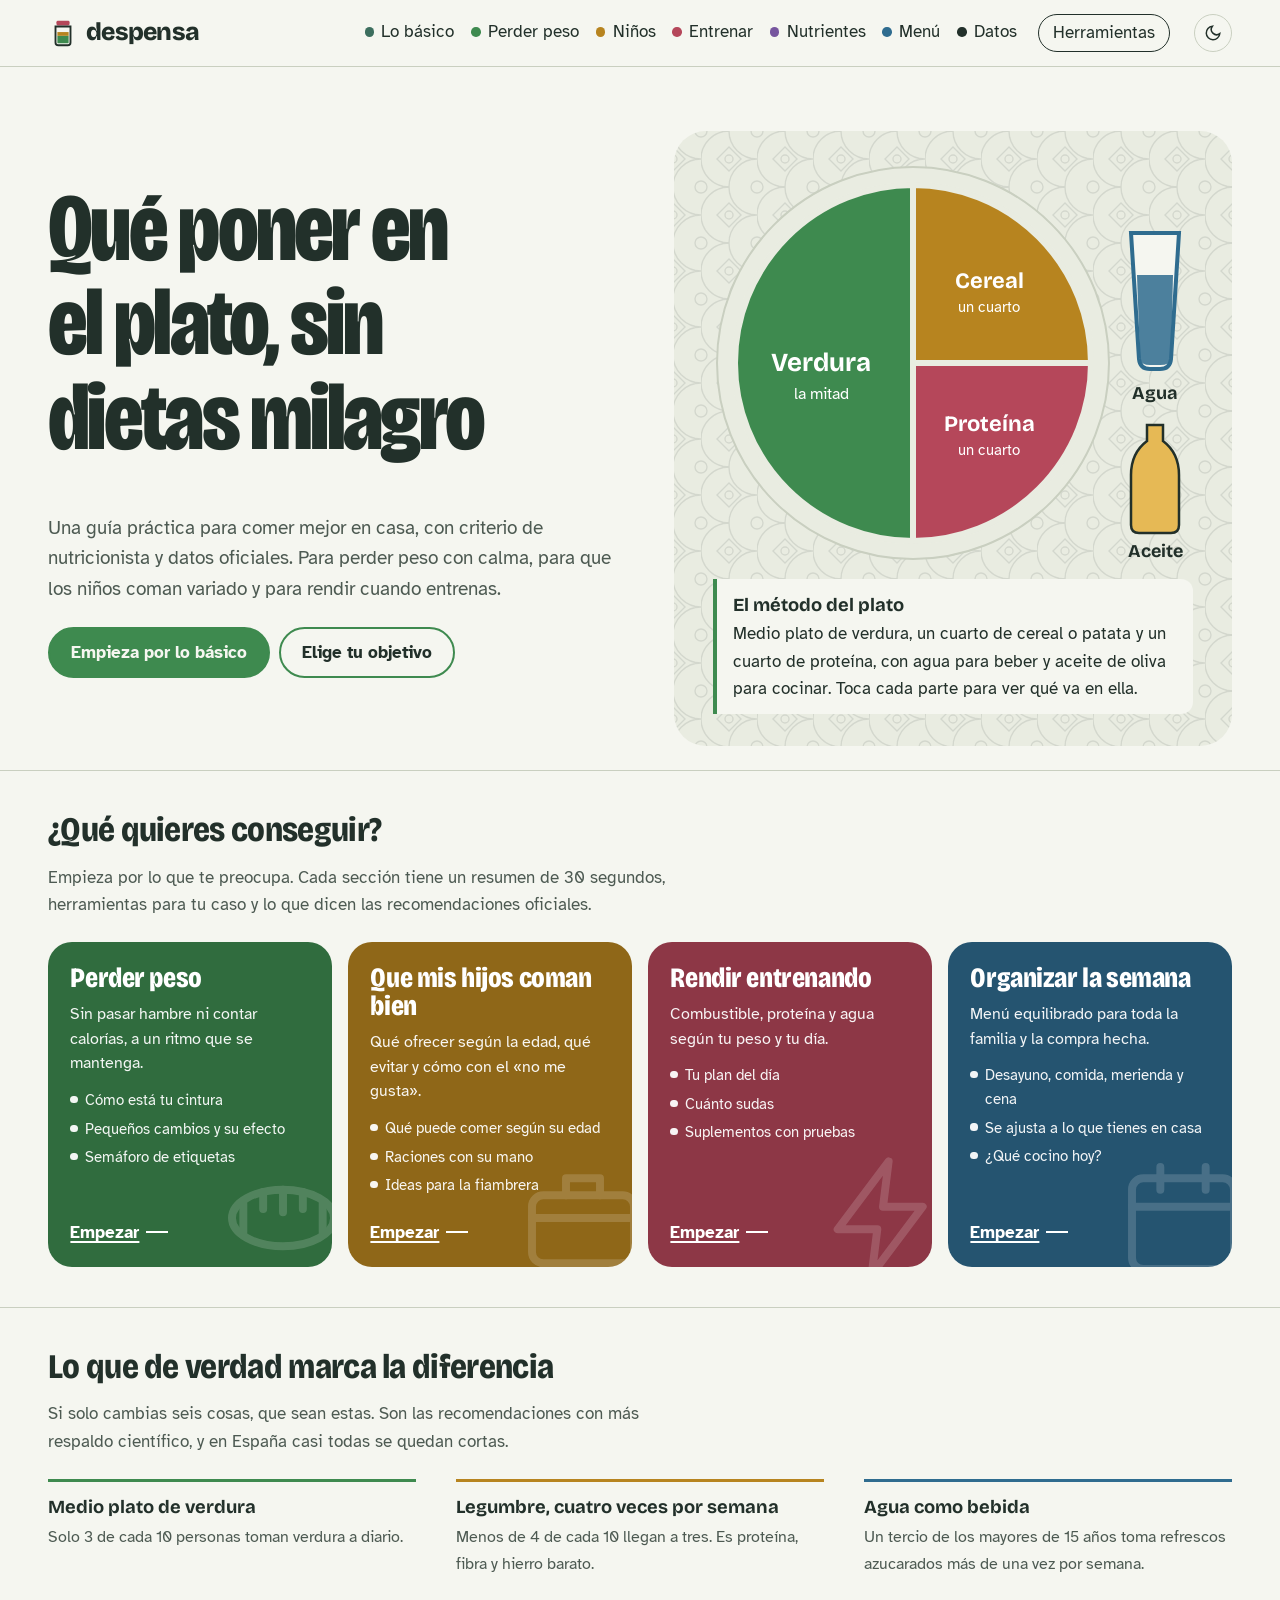
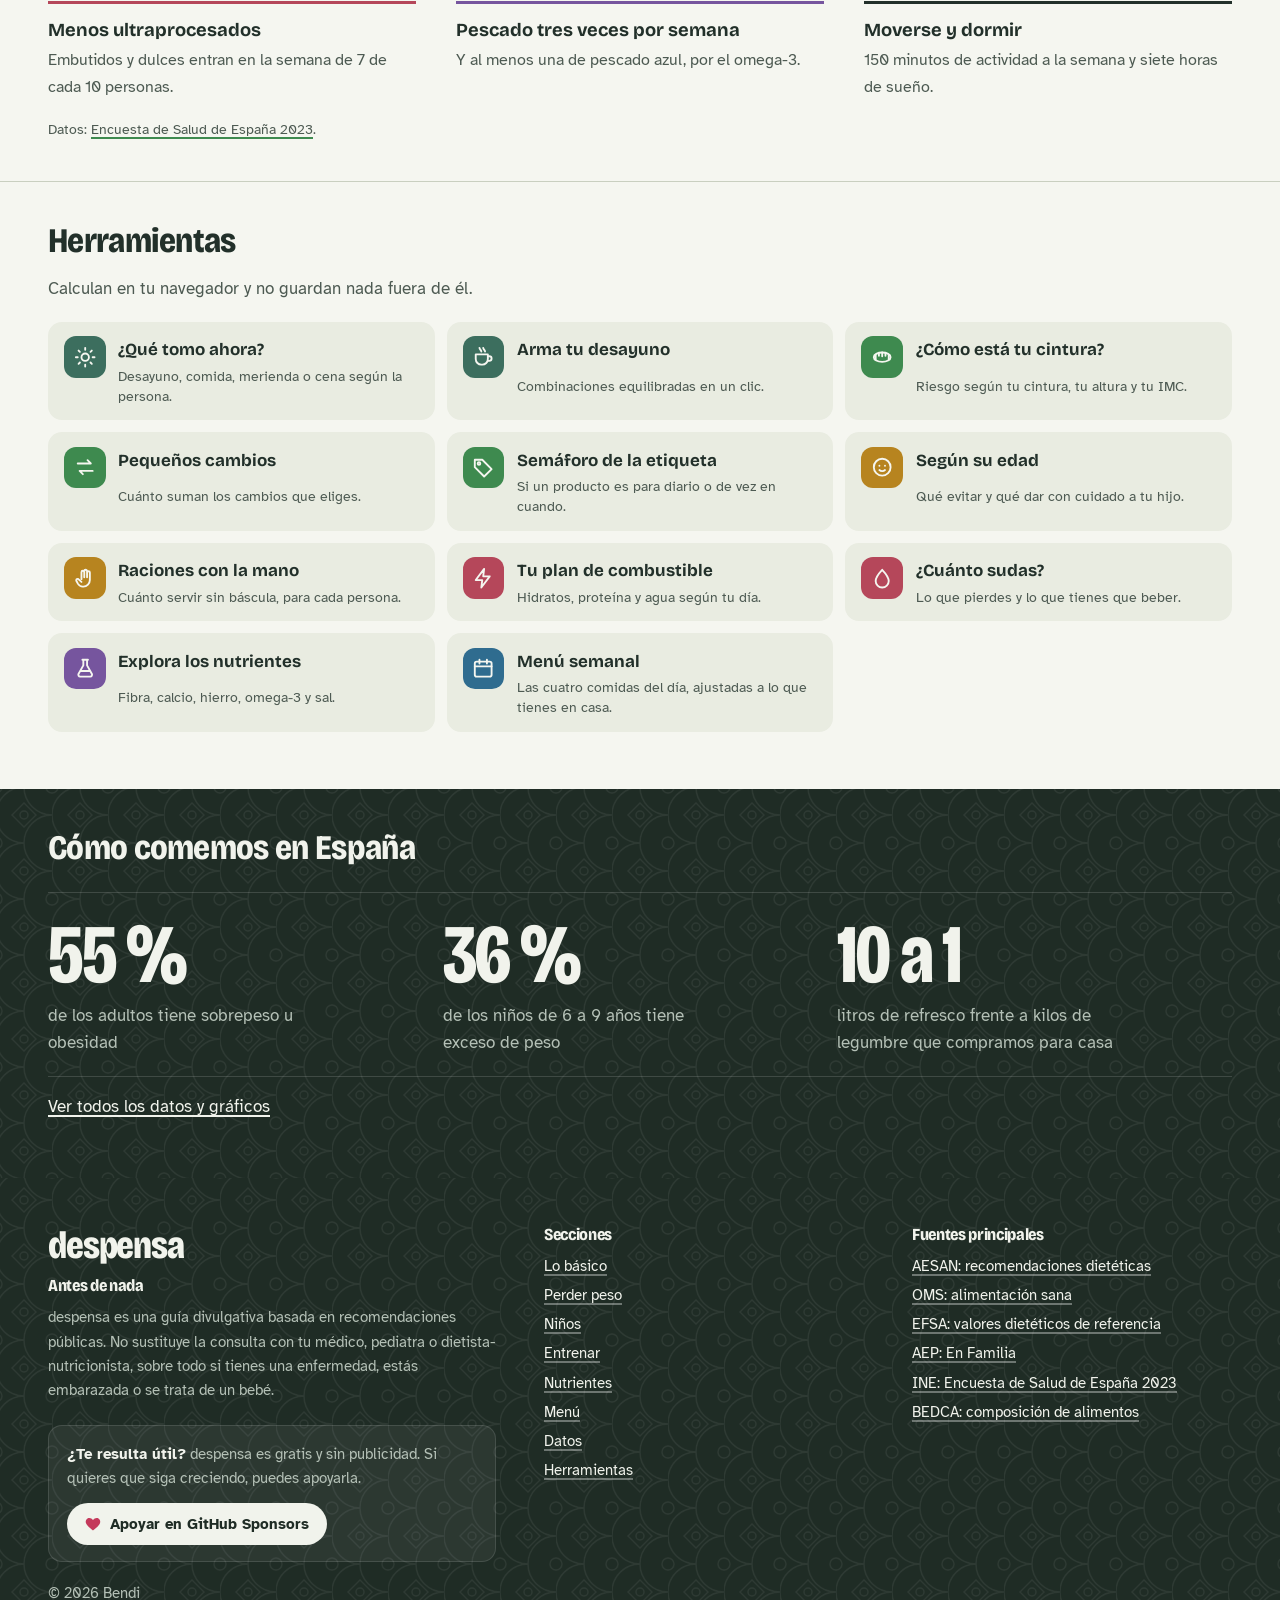
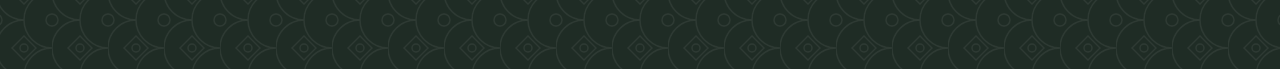
<file: index.html>
<!doctype html>
<html lang="es">
<head>
  <meta charset="utf-8">
  <meta name="viewport" content="width=device-width, initial-scale=1">
  <title>despensa · comer bien en casa</title>
  <meta name="description" content="Guía práctica de alimentación para toda la familia: perder peso sin dietas milagro, comer bien de pequeños y rendir entrenando, con herramientas y datos oficiales.">
  <meta name="theme-color" content="#f5f6f0" media="(prefers-color-scheme: light)">
  <meta name="theme-color" content="#161c18" media="(prefers-color-scheme: dark)">
  <link rel="canonical" href="https://serbenda.github.io/despensa/">
  <meta property="og:type" content="website">
  <meta property="og:locale" content="es_ES">
  <meta property="og:site_name" content="despensa">
  <meta property="og:title" content="despensa · comer bien en casa">
  <meta property="og:description" content="Guía práctica de alimentación para toda la familia: perder peso sin dietas milagro, comer bien de pequeños y rendir entrenando, con herramientas y datos oficiales.">
  <meta property="og:url" content="https://serbenda.github.io/despensa/">
  <meta property="og:image" content="https://serbenda.github.io/despensa/img/social.png">
  <meta property="og:image:width" content="1200">
  <meta property="og:image:height" content="630">
  <meta name="twitter:card" content="summary_large_image">
  <link rel="icon" href="img/tarro.svg" type="image/svg+xml">
  <link rel="preconnect" href="https://fonts.googleapis.com">
  <link rel="preconnect" href="https://fonts.gstatic.com" crossorigin>
  <link href="https://fonts.googleapis.com/css2?family=Atkinson+Hyperlegible:wght@400;700&family=Bricolage+Grotesque:opsz,wdth,wght@12..96,75..100,500..800&display=swap" rel="stylesheet">
  <link rel="stylesheet" href="css/estilos.css">
</head>
<body data-pagina="inicio">
  <main id="principal">
    <section class="portada">
      <div class="envoltorio">
        <div>
          <h1>Qué poner en el plato, sin dietas milagro</h1>
          <p class="entradilla">Una guía práctica para comer mejor en casa, con criterio de nutricionista y datos oficiales. Para perder peso con calma, para que los niños coman variado y para rendir cuando entrenas.</p>
          <p style="display:flex;flex-wrap:wrap;gap:.6rem;margin-top:1.4rem">
            <a class="boton" href="basico.html">Empieza por lo básico</a>
            <a class="boton secundario" href="#objetivos">Elige tu objetivo</a>
          </p>
        </div>

        <figure class="plato-figura">
          <svg class="plato" id="plato" viewBox="0 0 480 400" role="group" aria-label="El método del plato. Elige una parte para leer qué incluye.">
            <circle cx="200" cy="200" r="196" fill="var(--papel-2)" stroke="var(--linea)" stroke-width="2"/>
            <g class="trozo" data-parte="verdura" tabindex="0" role="button" aria-label="Media parte: verduras y hortalizas">
              <path d="M200 22 A178 178 0 0 0 200 378 L200 200 Z" fill="var(--hortaliza)" stroke="var(--papel-2)" stroke-width="6"/>
              <text x="108" y="208" text-anchor="middle" fill="var(--sobre-color)" font-family="Bricolage Grotesque, sans-serif" font-weight="700" font-size="26">Verdura</text>
              <text x="108" y="236" text-anchor="middle" fill="var(--sobre-color)" font-family="Atkinson Hyperlegible, sans-serif" font-size="16">la mitad</text>
            </g>
            <g class="trozo" data-parte="cereal" tabindex="0" role="button" aria-label="Un cuarto: cereales integrales y tubérculos">
              <path d="M200 200 L200 22 A178 178 0 0 1 378 200 Z" fill="var(--grano)" stroke="var(--papel-2)" stroke-width="6"/>
              <text x="276" y="125" text-anchor="middle" fill="var(--sobre-color)" font-family="Bricolage Grotesque, sans-serif" font-weight="700" font-size="22">Cereal</text>
              <text x="276" y="149" text-anchor="middle" fill="var(--sobre-color)" font-family="Atkinson Hyperlegible, sans-serif" font-size="15">un cuarto</text>
            </g>
            <g class="trozo" data-parte="proteina" tabindex="0" role="button" aria-label="Un cuarto: proteína">
              <path d="M200 200 L378 200 A178 178 0 0 1 200 378 Z" fill="var(--proteina)" stroke="var(--papel-2)" stroke-width="6"/>
              <text x="276" y="268" text-anchor="middle" fill="var(--sobre-color)" font-family="Bricolage Grotesque, sans-serif" font-weight="700" font-size="22">Proteína</text>
              <text x="276" y="292" text-anchor="middle" fill="var(--sobre-color)" font-family="Atkinson Hyperlegible, sans-serif" font-size="15">un cuarto</text>
            </g>
            <g class="trozo" data-parte="agua" tabindex="0" role="button" aria-label="Para beber: agua">
              <path d="M418 70 L466 70 L458 196 Q457 206 447 206 L437 206 Q427 206 426 196 Z" fill="var(--papel)" stroke="var(--azulejo)" stroke-width="4"/>
              <path d="M424 112 L460 112 L458 196 Q457 202 447 202 L437 202 Q428 202 427 196 Z" fill="var(--azulejo)" opacity="0.85"/>
              <text x="442" y="236" text-anchor="middle" fill="var(--tinta)" font-family="Bricolage Grotesque, sans-serif" font-weight="700" font-size="18">Agua</text>
            </g>
            <g class="trozo" data-parte="aceite" tabindex="0" role="button" aria-label="Para cocinar y aliñar: aceite de oliva">
              <path d="M434 262 L450 262 L450 278 Q466 290 466 312 L466 362 Q466 370 458 370 L426 370 Q418 370 418 362 L418 312 Q418 290 434 278 Z" fill="var(--grano-claro)" stroke="var(--tinta)" stroke-width="2.5"/>
              <text x="442" y="394" text-anchor="middle" fill="var(--tinta)" font-family="Bricolage Grotesque, sans-serif" font-weight="700" font-size="18">Aceite</text>
            </g>
          </svg>
          <figcaption class="plato-nota" id="plato-nota" aria-live="polite">
            <strong>El método del plato</strong>
            Medio plato de verdura, un cuarto de cereal o patata y un cuarto de proteína, con agua para beber y aceite de oliva para cocinar. Toca cada parte para ver qué va en ella.
          </figcaption>
        </figure>
      </div>
    </section>

    <section class="bloque-portada" id="objetivos">
      <div class="envoltorio">
        <h2>¿Qué quieres conseguir?</h2>
        <p class="intro">Empieza por lo que te preocupa. Cada sección tiene un resumen de 30 segundos, herramientas para tu caso y lo que dicen las recomendaciones oficiales.</p>
        <div class="objetivos">
          <a class="objetivo s-peso" href="peso.html">
            <h3>Perder peso</h3>
            <p>Sin pasar hambre ni contar calorías, a un ritmo que se mantenga.</p>
            <ul><li>Cómo está tu cintura</li><li>Pequeños cambios y su efecto</li><li>Semáforo de etiquetas</li></ul>
            <span class="ir">Empezar</span>
            <span class="icono-grande" data-icono="cintura" aria-hidden="true"></span>
          </a>
          <a class="objetivo s-ninos" href="ninos.html">
            <h3>Que mis hijos coman bien</h3>
            <p>Qué ofrecer según la edad, qué evitar y cómo con el «no me gusta».</p>
            <ul><li>Qué puede comer según su edad</li><li>Raciones con su mano</li><li>Ideas para la fiambrera</li></ul>
            <span class="ir">Empezar</span>
            <span class="icono-grande" data-icono="fiambrera" aria-hidden="true"></span>
          </a>
          <a class="objetivo s-entrenar" href="entrenar.html">
            <h3>Rendir entrenando</h3>
            <p>Combustible, proteína y agua según tu peso y tu día.</p>
            <ul><li>Tu plan del día</li><li>Cuánto sudas</li><li>Suplementos con pruebas</li></ul>
            <span class="ir">Empezar</span>
            <span class="icono-grande" data-icono="deporte" aria-hidden="true"></span>
          </a>
          <a class="objetivo s-menu" href="menu.html">
            <h3>Organizar la semana</h3>
            <p>Menú equilibrado para toda la familia y la compra hecha.</p>
            <ul><li>Desayuno, comida, merienda y cena</li><li>Se ajusta a lo que tienes en casa</li><li>¿Qué cocino hoy?</li></ul>
            <span class="ir">Empezar</span>
            <span class="icono-grande" data-icono="menu" aria-hidden="true"></span>
          </a>
        </div>
      </div>
    </section>

    <section class="bloque-portada">
      <div class="envoltorio">
        <h2>Lo que de verdad marca la diferencia</h2>
        <p class="intro">Si solo cambias seis cosas, que sean estas. Son las recomendaciones con más respaldo científico, y en España casi todas se quedan cortas.</p>
        <ul class="claves">
          <li style="--g:var(--hortaliza)"><strong>Medio plato de verdura</strong><span>Solo 3 de cada 10 personas toman verdura a diario.</span></li>
          <li style="--g:var(--grano)"><strong>Legumbre, cuatro veces por semana</strong><span>Menos de 4 de cada 10 llegan a tres. Es proteína, fibra y hierro barato.</span></li>
          <li style="--g:var(--azulejo)"><strong>Agua como bebida</strong><span>Un tercio de los mayores de 15 años toma refrescos azucarados más de una vez por semana.</span></li>
          <li style="--g:var(--proteina)"><strong>Menos ultraprocesados</strong><span>Embutidos y dulces entran en la semana de 7 de cada 10 personas.</span></li>
          <li style="--g:var(--mineral)"><strong>Pescado tres veces por semana</strong><span>Y al menos una de pescado azul, por el omega-3.</span></li>
          <li style="--g:var(--tinta)"><strong>Moverse y dormir</strong><span>150 minutos de actividad a la semana y siete horas de sueño.</span></li>
        </ul>
        <p class="grafico-fuente" style="margin-top:1.2rem">Datos: <a href="datos.html">Encuesta de Salud de España 2023</a>.</p>
      </div>
    </section>

    <section class="bloque-portada s-herramientas">
      <div class="envoltorio">
        <h2>Herramientas</h2>
        <p class="intro">Calculan en tu navegador y no guardan nada fuera de él.</p>
        <ul class="rejilla-herr">
          <li class="s-basico"><a href="herramientas.html#dia"><span class="icono" data-icono="dia"></span><strong>¿Qué tomo ahora?</strong><span>Desayuno, comida, merienda o cena según la persona.</span></a></li>
          <li class="s-basico"><a href="herramientas.html#desayuno"><span class="icono" data-icono="desayuno"></span><strong>Arma tu desayuno</strong><span>Combinaciones equilibradas en un clic.</span></a></li>
          <li class="s-peso"><a href="herramientas.html#cintura"><span class="icono" data-icono="cintura"></span><strong>¿Cómo está tu cintura?</strong><span>Riesgo según tu cintura, tu altura y tu IMC.</span></a></li>
          <li class="s-peso"><a href="herramientas.html#cambios"><span class="icono" data-icono="cambios"></span><strong>Pequeños cambios</strong><span>Cuánto suman los cambios que eliges.</span></a></li>
          <li class="s-peso"><a href="herramientas.html#etiqueta"><span class="icono" data-icono="etiqueta"></span><strong>Semáforo de la etiqueta</strong><span>Si un producto es para diario o de vez en cuando.</span></a></li>
          <li class="s-ninos"><a href="herramientas.html#edad"><span class="icono" data-icono="edad"></span><strong>Según su edad</strong><span>Qué evitar y qué dar con cuidado a tu hijo.</span></a></li>
          <li class="s-ninos"><a href="herramientas.html#manos"><span class="icono" data-icono="manos"></span><strong>Raciones con la mano</strong><span>Cuánto servir sin báscula, para cada persona.</span></a></li>
          <li class="s-entrenar"><a href="herramientas.html#deporte"><span class="icono" data-icono="deporte"></span><strong>Tu plan de combustible</strong><span>Hidratos, proteína y agua según tu día.</span></a></li>
          <li class="s-entrenar"><a href="herramientas.html#sudor"><span class="icono" data-icono="sudor"></span><strong>¿Cuánto sudas?</strong><span>Lo que pierdes y lo que tienes que beber.</span></a></li>
          <li class="s-nutrientes"><a href="herramientas.html#nutrientes"><span class="icono" data-icono="nutrientes"></span><strong>Explora los nutrientes</strong><span>Fibra, calcio, hierro, omega-3 y sal.</span></a></li>
          <li class="s-menu"><a href="menu.html"><span class="icono" data-icono="menu"></span><strong>Menú semanal</strong><span>Las cuatro comidas del día, ajustadas a lo que tienes en casa.</span></a></li>
        </ul>
      </div>
    </section>

    <section class="bloque-portada banda">
      <div class="envoltorio">
        <h2>Cómo comemos en España</h2>
        <a class="cifras" href="datos.html">
          <div class="cifra"><b>55 %</b><span>de los adultos tiene sobrepeso u obesidad</span></div>
          <div class="cifra"><b>36 %</b><span>de los niños de 6 a 9 años tiene exceso de peso</span></div>
          <div class="cifra"><b>10 a 1</b><span>litros de refresco frente a kilos de legumbre que compramos para casa</span></div>
        </a>
        <p><a href="datos.html">Ver todos los datos y gráficos</a></p>
      </div>
    </section>
  </main>

  <script src="js/comun.js"></script>
  <script src="js/plato.js"></script>
  <script src="js/herramientas.js"></script>
  <script>
    document.querySelectorAll("[data-icono]").forEach(e => { e.innerHTML = Despensa.icono(e.dataset.icono); });
  </script>
<!-- Contador de visitas anónimo (GoatCounter): sin cookies ni datos personales -->
<script data-goatcounter="https://serbenda.goatcounter.com/count" async src="https://gc.zgo.at/count.js"></script>
</body>
</html>
</file>
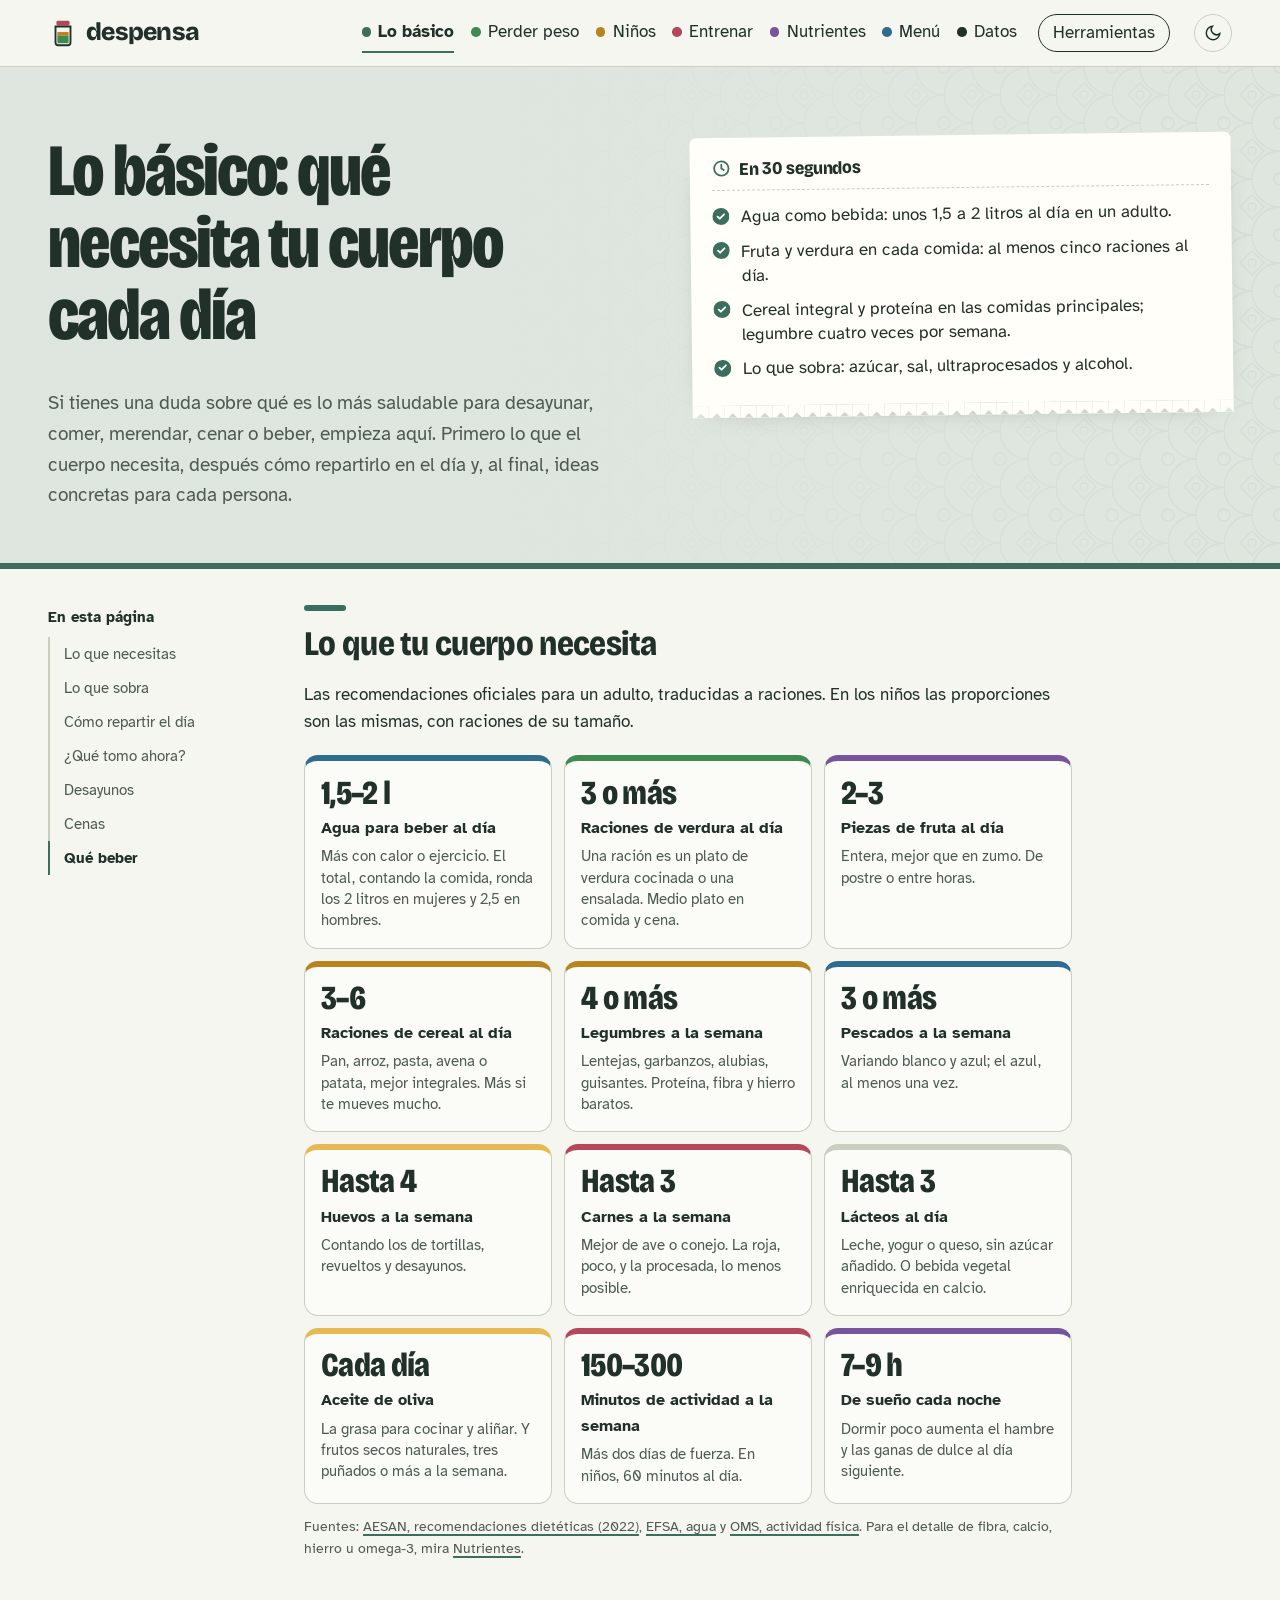
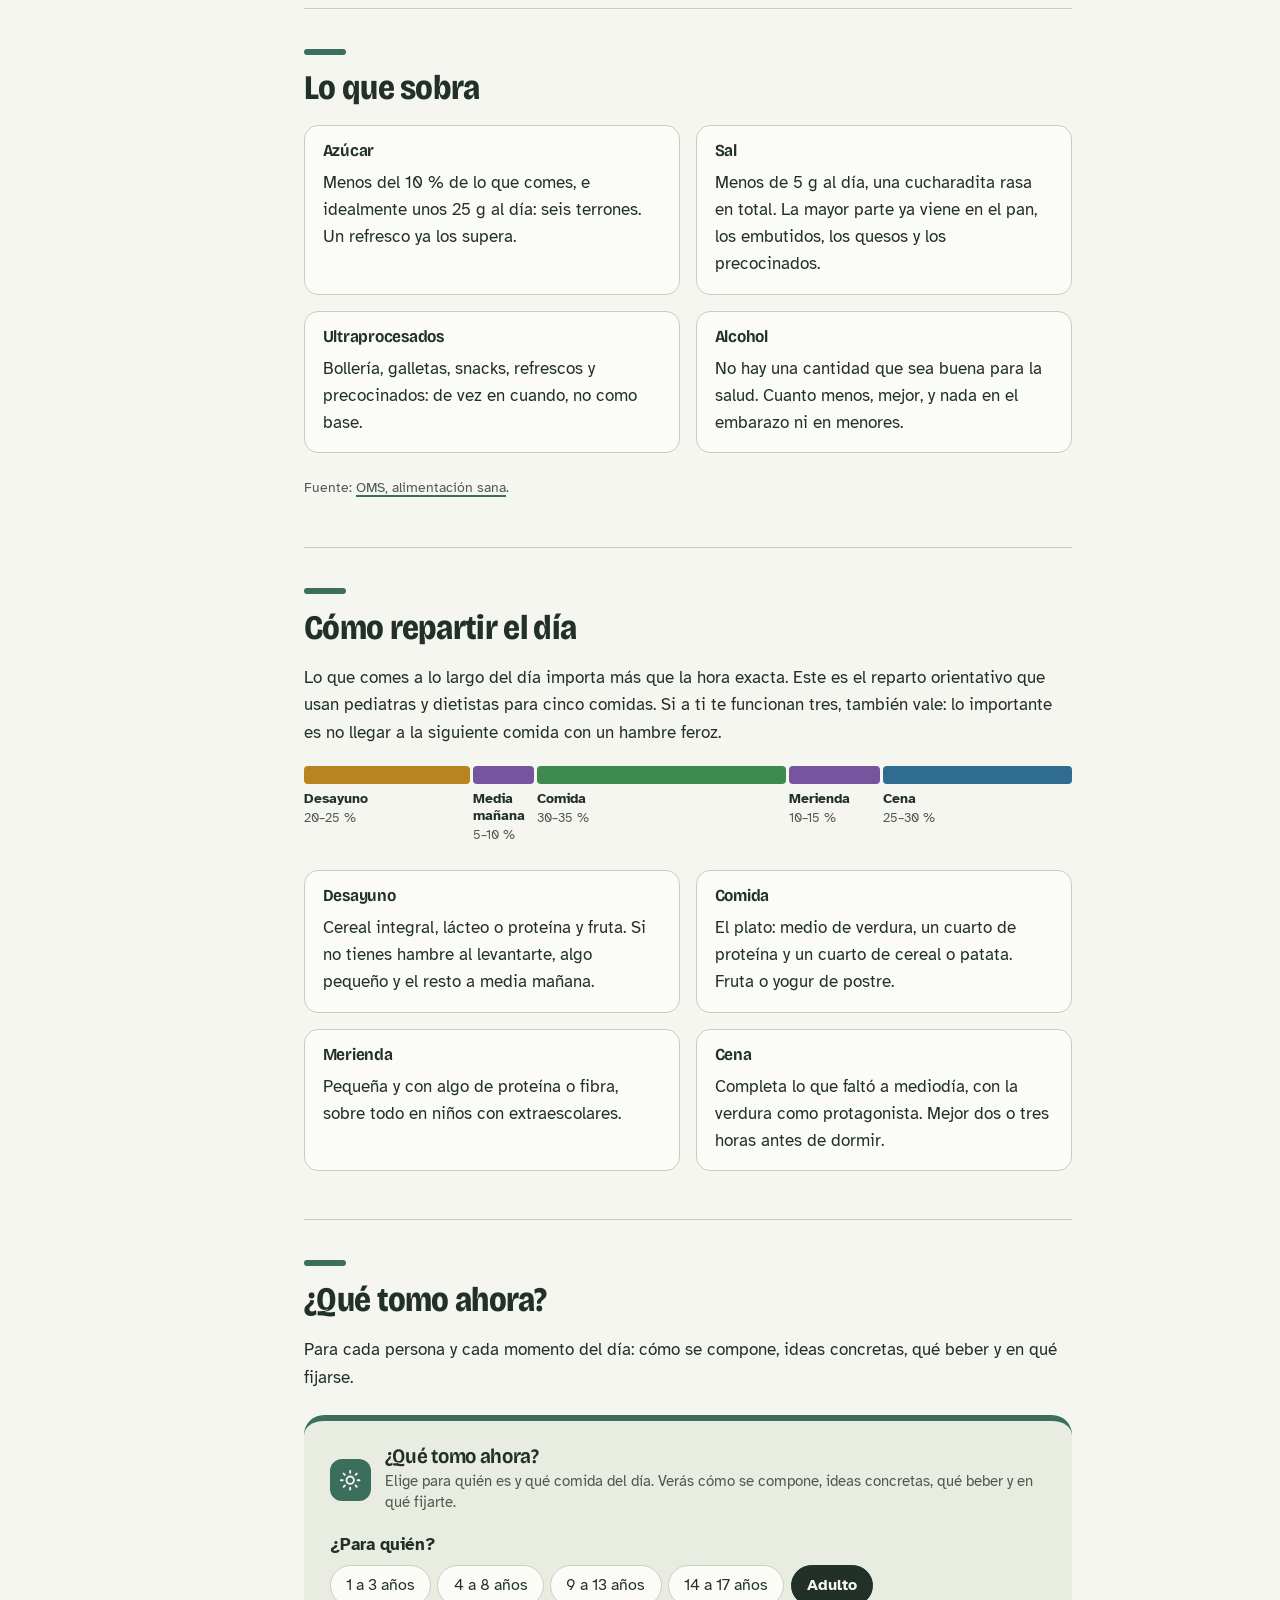
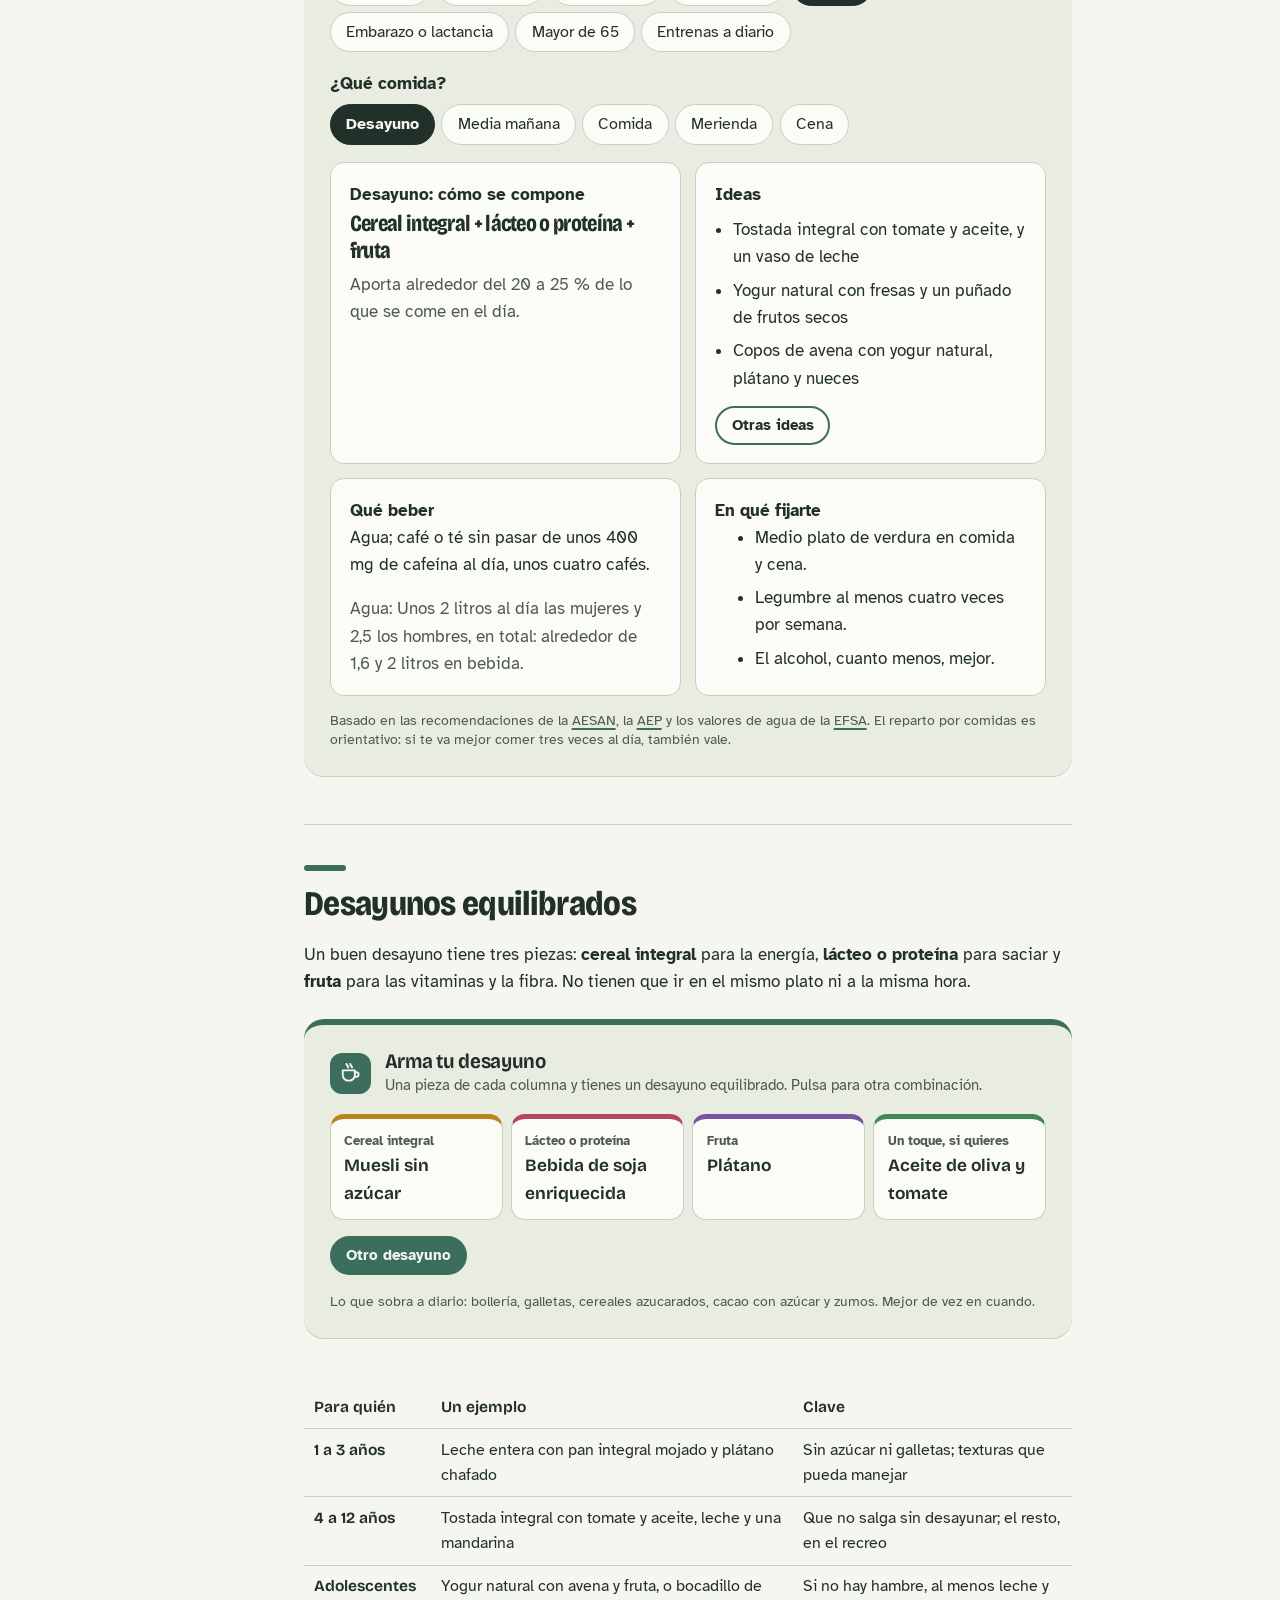
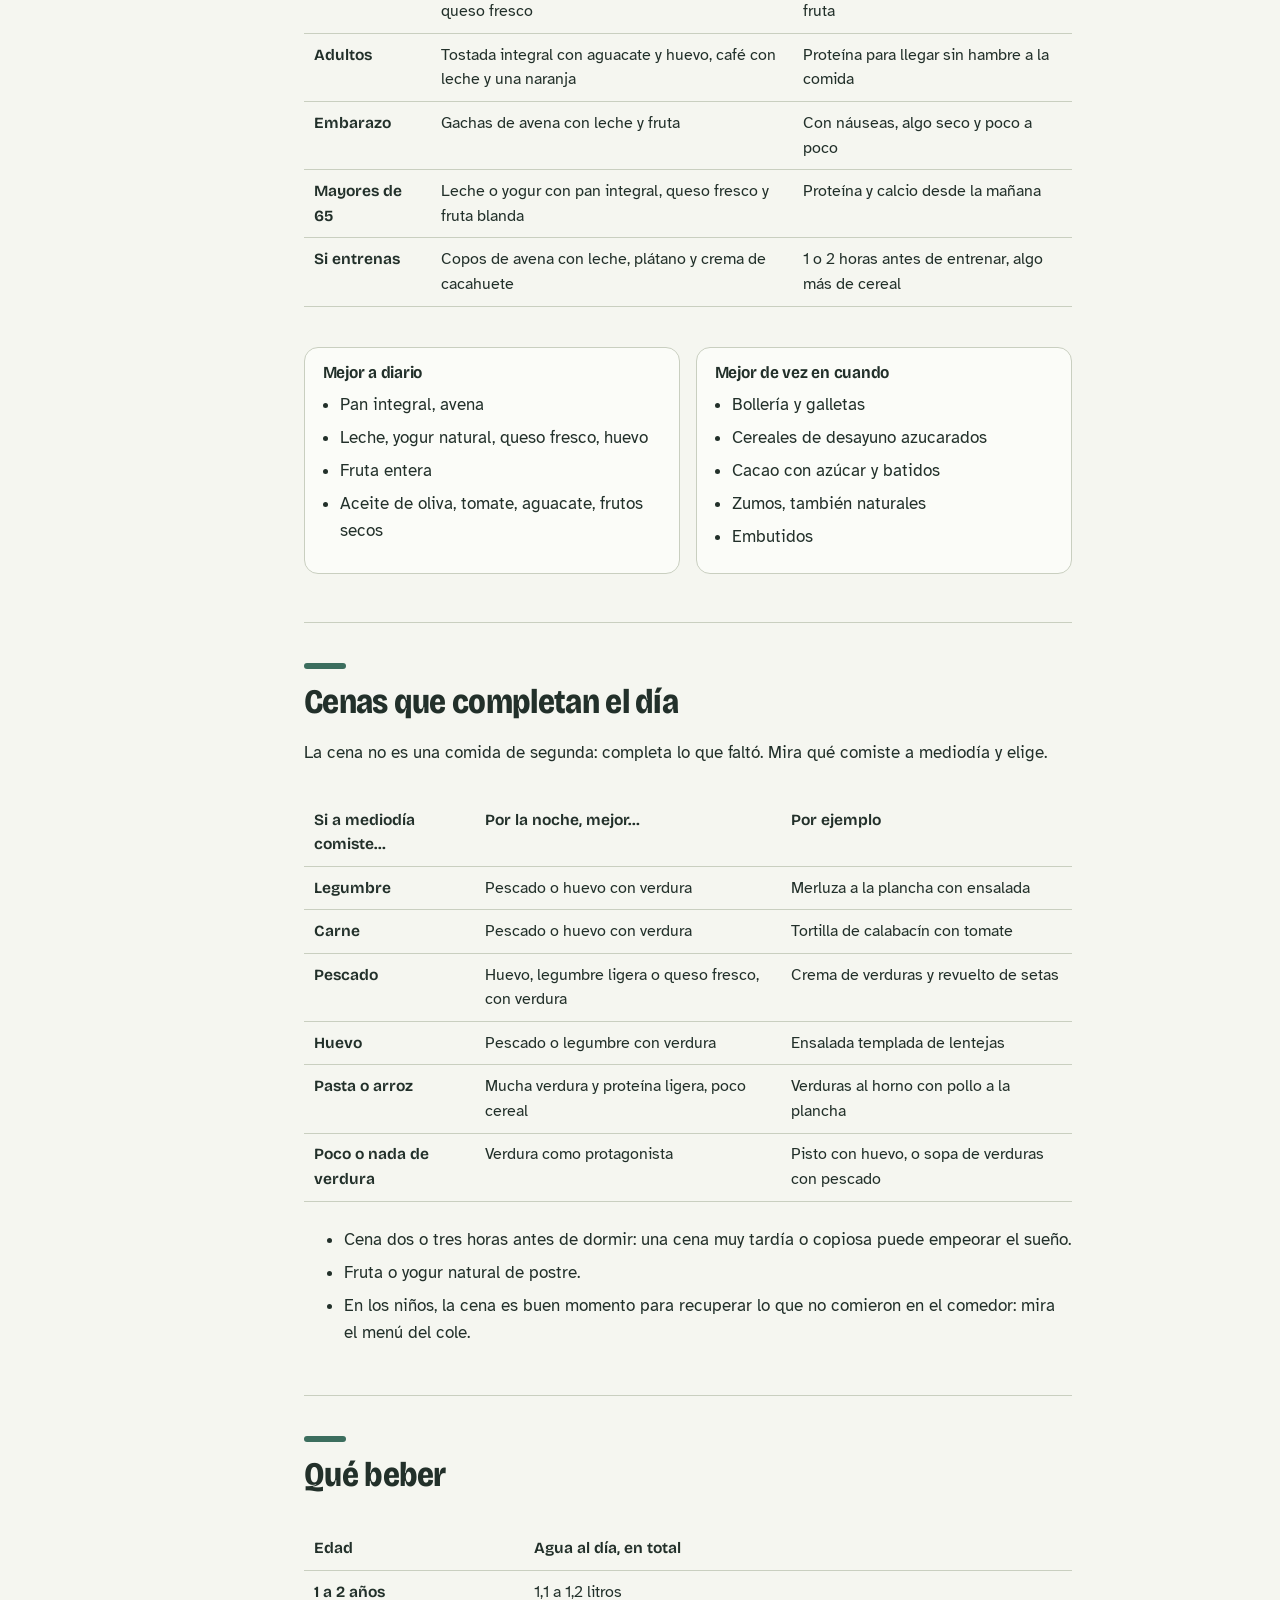
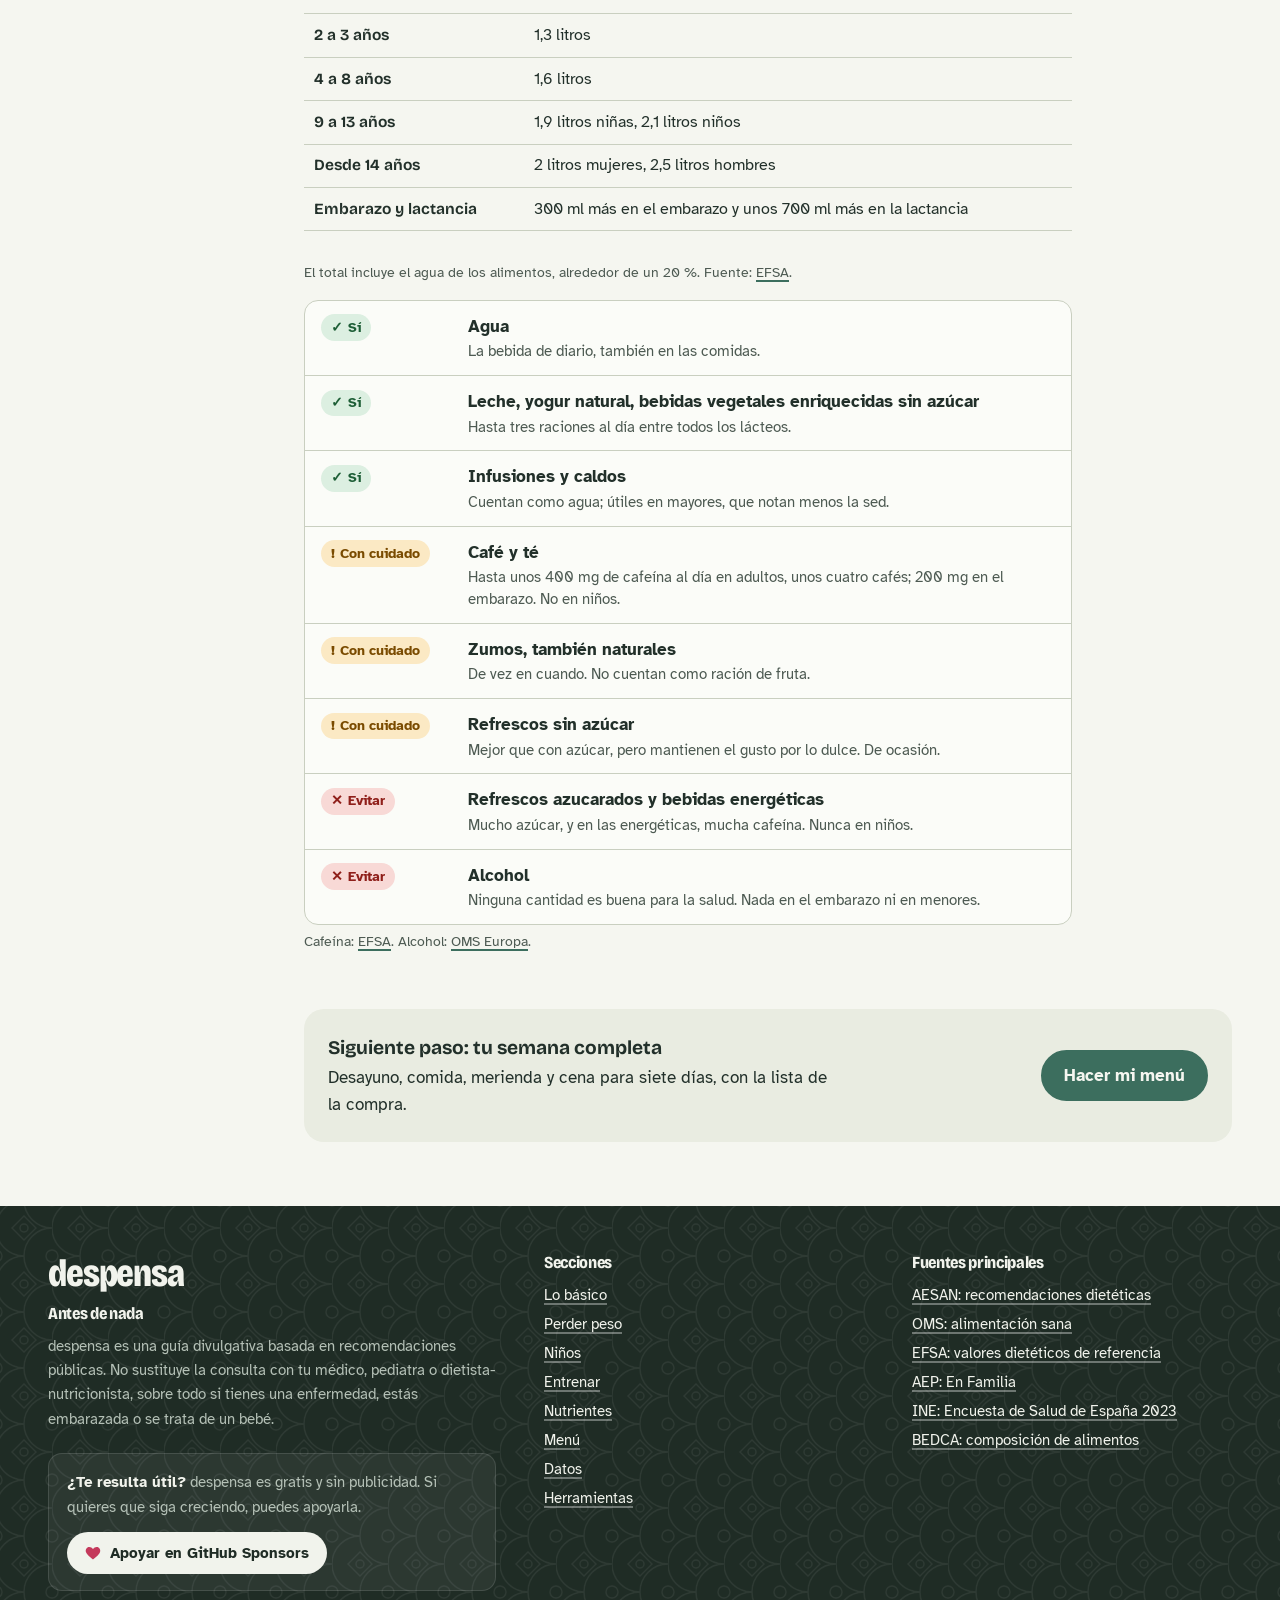
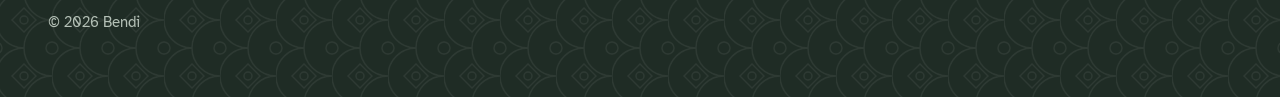
<file: basico.html>
<!doctype html>
<html lang="es">
<head>
  <meta charset="utf-8">
  <meta name="viewport" content="width=device-width, initial-scale=1">
  <title>Lo básico: qué necesita tu cuerpo · despensa</title>
  <meta name="description" content="Qué comer y beber cada día, cómo repartirlo en desayuno, comida, merienda y cena, y qué tomar según la edad y la persona.">
  <meta name="theme-color" content="#f5f6f0" media="(prefers-color-scheme: light)">
  <meta name="theme-color" content="#161c18" media="(prefers-color-scheme: dark)">
  <link rel="canonical" href="https://serbenda.github.io/despensa/basico.html">
  <meta property="og:type" content="website">
  <meta property="og:locale" content="es_ES">
  <meta property="og:site_name" content="despensa">
  <meta property="og:title" content="Lo básico: qué necesita tu cuerpo · despensa">
  <meta property="og:description" content="Qué comer y beber cada día, cómo repartirlo en desayuno, comida, merienda y cena, y qué tomar según la edad y la persona.">
  <meta property="og:url" content="https://serbenda.github.io/despensa/basico.html">
  <meta property="og:image" content="https://serbenda.github.io/despensa/img/social.png">
  <meta property="og:image:width" content="1200">
  <meta property="og:image:height" content="630">
  <meta name="twitter:card" content="summary_large_image">
  <link rel="icon" href="img/tarro.svg" type="image/svg+xml">
  <link rel="preconnect" href="https://fonts.googleapis.com">
  <link rel="preconnect" href="https://fonts.gstatic.com" crossorigin>
  <link href="https://fonts.googleapis.com/css2?family=Atkinson+Hyperlegible:wght@400;700&family=Bricolage+Grotesque:opsz,wght@12..96,500..800&display=swap" rel="stylesheet">
  <link rel="stylesheet" href="css/estilos.css">
</head>
<body data-pagina="basico" class="s-basico">
  <main id="principal">
    <header class="cabecera-seccion">
      <div class="envoltorio con-esencial">
        <div>
          <h1>Lo básico: qué necesita tu cuerpo cada día</h1>
          <p class="entradilla">Si tienes una duda sobre qué es lo más saludable para desayunar, comer, merendar, cenar o beber, empieza aquí. Primero lo que el cuerpo necesita, después cómo repartirlo en el día y, al final, ideas concretas para cada persona.</p>
        </div>
        <aside class="esencial" aria-labelledby="e-t">
          <h2 id="e-t"><svg viewBox="0 0 24 24" fill="none" stroke="currentColor" stroke-width="2.2" stroke-linecap="round" aria-hidden="true"><circle cx="12" cy="12" r="9"/><path d="M12 7v5l3 2"/></svg>En 30 segundos</h2>
          <ul>
            <li>Agua como bebida: unos 1,5 a 2 litros al día en un adulto.</li>
            <li>Fruta y verdura en cada comida: al menos cinco raciones al día.</li>
            <li>Cereal integral y proteína en las comidas principales; legumbre cuatro veces por semana.</li>
            <li>Lo que sobra: azúcar, sal, ultraprocesados y alcohol.</li>
          </ul>
        </aside>
      </div>
    </header>

    <div class="envoltorio cuerpo">
      <nav class="indice" aria-label="En esta página">
        <p>En esta página</p>
        <ol>
          <li><a href="#necesita">Lo que necesitas</a></li>
          <li><a href="#sobra">Lo que sobra</a></li>
          <li><a href="#reparto">Cómo repartir el día</a></li>
          <li><a href="#ahora">¿Qué tomo ahora?</a></li>
          <li><a href="#desayunos">Desayunos</a></li>
          <li><a href="#cenas">Cenas</a></li>
          <li><a href="#beber">Qué beber</a></li>
        </ol>
      </nav>

      <div class="contenido">
        <section id="necesita">
          <h2>Lo que tu cuerpo necesita</h2>
          <p>Las recomendaciones oficiales para un adulto, traducidas a raciones. En los niños las proporciones son las mismas, con raciones de su tamaño.</p>
          <ul class="necesidades">
            <li class="g-azul"><b>1,5–2 l</b><strong>Agua para beber al día</strong><span>Más con calor o ejercicio. El total, contando la comida, ronda los 2 litros en mujeres y 2,5 en hombres.</span></li>
            <li class="g-verdura"><b>3 o más</b><strong>Raciones de verdura al día</strong><span>Una ración es un plato de verdura cocinada o una ensalada. Medio plato en comida y cena.</span></li>
            <li class="g-fruta"><b>2–3</b><strong>Piezas de fruta al día</strong><span>Entera, mejor que en zumo. De postre o entre horas.</span></li>
            <li class="g-cereal"><b>3–6</b><strong>Raciones de cereal al día</strong><span>Pan, arroz, pasta, avena o patata, mejor integrales. Más si te mueves mucho.</span></li>
            <li class="g-legumbre"><b>4 o más</b><strong>Legumbres a la semana</strong><span>Lentejas, garbanzos, alubias, guisantes. Proteína, fibra y hierro baratos.</span></li>
            <li class="g-pescado"><b>3 o más</b><strong>Pescados a la semana</strong><span>Variando blanco y azul; el azul, al menos una vez.</span></li>
            <li class="g-huevo"><b>Hasta 4</b><strong>Huevos a la semana</strong><span>Contando los de tortillas, revueltos y desayunos.</span></li>
            <li class="g-carne"><b>Hasta 3</b><strong>Carnes a la semana</strong><span>Mejor de ave o conejo. La roja, poco, y la procesada, lo menos posible.</span></li>
            <li class="g-lacteo"><b>Hasta 3</b><strong>Lácteos al día</strong><span>Leche, yogur o queso, sin azúcar añadido. O bebida vegetal enriquecida en calcio.</span></li>
            <li class="g-grasa"><b>Cada día</b><strong>Aceite de oliva</strong><span>La grasa para cocinar y aliñar. Y frutos secos naturales, tres puñados o más a la semana.</span></li>
            <li class="g-mover"><b>150–300</b><strong>Minutos de actividad a la semana</strong><span>Más dos días de fuerza. En niños, 60 minutos al día.</span></li>
            <li class="g-dormir"><b>7–9 h</b><strong>De sueño cada noche</strong><span>Dormir poco aumenta el hambre y las ganas de dulce al día siguiente.</span></li>
          </ul>
          <p class="grafico-fuente">Fuentes: <a href="https://www.aesan.gob.es/AECOSAN/web/noticias_y_actualizaciones/noticias/2022/recomendaciones_dieteticas.htm">AESAN, recomendaciones dietéticas (2022)</a>, <a href="https://www.efsa.europa.eu/es/efsajournal/pub/1459">EFSA, agua</a> y <a href="https://www.who.int/es/news-room/fact-sheets/detail/physical-activity">OMS, actividad física</a>. Para el detalle de fibra, calcio, hierro u omega-3, mira <a href="nutrientes.html">Nutrientes</a>.</p>
        </section>

        <section id="sobra">
          <h2>Lo que sobra</h2>
          <div class="pares dos">
            <div class="par"><h3>Azúcar</h3><p>Menos del 10 % de lo que comes, e idealmente unos 25 g al día: seis terrones. Un refresco ya los supera.</p></div>
            <div class="par"><h3>Sal</h3><p>Menos de 5 g al día, una cucharadita rasa en total. La mayor parte ya viene en el pan, los embutidos, los quesos y los precocinados.</p></div>
            <div class="par"><h3>Ultraprocesados</h3><p>Bollería, galletas, snacks, refrescos y precocinados: de vez en cuando, no como base.</p></div>
            <div class="par"><h3>Alcohol</h3><p>No hay una cantidad que sea buena para la salud. Cuanto menos, mejor, y nada en el embarazo ni en menores.</p></div>
          </div>
          <p class="grafico-fuente">Fuente: <a href="https://www.who.int/es/news-room/fact-sheets/detail/healthy-diet">OMS, alimentación sana</a>.</p>
        </section>

        <section id="reparto">
          <h2>Cómo repartir el día</h2>
          <p>Lo que comes a lo largo del día importa más que la hora exacta. Este es el reparto orientativo que usan pediatras y dietistas para cinco comidas. Si a ti te funcionan tres, también vale: lo importante es no llegar a la siguiente comida con un hambre feroz.</p>
          <div class="reparto-dia" role="img" aria-label="Reparto orientativo del día: desayuno 20 a 25 %, media mañana 5 a 10 %, comida 30 a 35 %, merienda 10 a 15 %, cena 25 a 30 %">
            <div style="--w:22"><i class="g-cereal"></i><b>Desayuno</b><span>20–25 %</span></div>
            <div style="--w:8"><i class="g-fruta"></i><b>Media mañana</b><span>5–10 %</span></div>
            <div style="--w:33"><i class="g-verdura"></i><b>Comida</b><span>30–35 %</span></div>
            <div style="--w:12"><i class="g-fruta"></i><b>Merienda</b><span>10–15 %</span></div>
            <div style="--w:25"><i class="g-pescado"></i><b>Cena</b><span>25–30 %</span></div>
          </div>
          <div class="pares dos">
            <div class="par"><h3>Desayuno</h3><p>Cereal integral, lácteo o proteína y fruta. Si no tienes hambre al levantarte, algo pequeño y el resto a media mañana.</p></div>
            <div class="par"><h3>Comida</h3><p>El plato: medio de verdura, un cuarto de proteína y un cuarto de cereal o patata. Fruta o yogur de postre.</p></div>
            <div class="par"><h3>Merienda</h3><p>Pequeña y con algo de proteína o fibra, sobre todo en niños con extraescolares.</p></div>
            <div class="par"><h3>Cena</h3><p>Completa lo que faltó a mediodía, con la verdura como protagonista. Mejor dos o tres horas antes de dormir.</p></div>
          </div>
        </section>

        <section id="ahora">
          <h2>¿Qué tomo ahora?</h2>
          <p>Para cada persona y cada momento del día: cómo se compone, ideas concretas, qué beber y en qué fijarse.</p>
          <div data-herramienta="dia"></div>
        </section>

        <section id="desayunos">
          <h2>Desayunos equilibrados</h2>
          <p>Un buen desayuno tiene tres piezas: <strong>cereal integral</strong> para la energía, <strong>lácteo o proteína</strong> para saciar y <strong>fruta</strong> para las vitaminas y la fibra. No tienen que ir en el mismo plato ni a la misma hora.</p>
          <div data-herramienta="desayuno"></div>
          <div class="tabla-scroll">
            <table>
              <thead><tr><th scope="col">Para quién</th><th scope="col">Un ejemplo</th><th scope="col">Clave</th></tr></thead>
              <tbody>
                <tr><th scope="row">1 a 3 años</th><td>Leche entera con pan integral mojado y plátano chafado</td><td>Sin azúcar ni galletas; texturas que pueda manejar</td></tr>
                <tr><th scope="row">4 a 12 años</th><td>Tostada integral con tomate y aceite, leche y una mandarina</td><td>Que no salga sin desayunar; el resto, en el recreo</td></tr>
                <tr><th scope="row">Adolescentes</th><td>Yogur natural con avena y fruta, o bocadillo de queso fresco</td><td>Si no hay hambre, al menos leche y fruta</td></tr>
                <tr><th scope="row">Adultos</th><td>Tostada integral con aguacate y huevo, café con leche y una naranja</td><td>Proteína para llegar sin hambre a la comida</td></tr>
                <tr><th scope="row">Embarazo</th><td>Gachas de avena con leche y fruta</td><td>Con náuseas, algo seco y poco a poco</td></tr>
                <tr><th scope="row">Mayores de 65</th><td>Leche o yogur con pan integral, queso fresco y fruta blanda</td><td>Proteína y calcio desde la mañana</td></tr>
                <tr><th scope="row">Si entrenas</th><td>Copos de avena con leche, plátano y crema de cacahuete</td><td>1 o 2 horas antes de entrenar, algo más de cereal</td></tr>
              </tbody>
            </table>
          </div>
          <div class="pares">
            <div class="par"><h3>Mejor a diario</h3><ul><li>Pan integral, avena</li><li>Leche, yogur natural, queso fresco, huevo</li><li>Fruta entera</li><li>Aceite de oliva, tomate, aguacate, frutos secos</li></ul></div>
            <div class="par"><h3>Mejor de vez en cuando</h3><ul><li>Bollería y galletas</li><li>Cereales de desayuno azucarados</li><li>Cacao con azúcar y batidos</li><li>Zumos, también naturales</li><li>Embutidos</li></ul></div>
          </div>
        </section>

        <section id="cenas">
          <h2>Cenas que completan el día</h2>
          <p>La cena no es una comida de segunda: completa lo que faltó. Mira qué comiste a mediodía y elige.</p>
          <div class="tabla-scroll">
            <table>
              <thead><tr><th scope="col">Si a mediodía comiste…</th><th scope="col">Por la noche, mejor…</th><th scope="col">Por ejemplo</th></tr></thead>
              <tbody>
                <tr><th scope="row">Legumbre</th><td>Pescado o huevo con verdura</td><td>Merluza a la plancha con ensalada</td></tr>
                <tr><th scope="row">Carne</th><td>Pescado o huevo con verdura</td><td>Tortilla de calabacín con tomate</td></tr>
                <tr><th scope="row">Pescado</th><td>Huevo, legumbre ligera o queso fresco, con verdura</td><td>Crema de verduras y revuelto de setas</td></tr>
                <tr><th scope="row">Huevo</th><td>Pescado o legumbre con verdura</td><td>Ensalada templada de lentejas</td></tr>
                <tr><th scope="row">Pasta o arroz</th><td>Mucha verdura y proteína ligera, poco cereal</td><td>Verduras al horno con pollo a la plancha</td></tr>
                <tr><th scope="row">Poco o nada de verdura</th><td>Verdura como protagonista</td><td>Pisto con huevo, o sopa de verduras con pescado</td></tr>
              </tbody>
            </table>
          </div>
          <ul>
            <li>Cena dos o tres horas antes de dormir: una cena muy tardía o copiosa puede empeorar el sueño.</li>
            <li>Fruta o yogur natural de postre.</li>
            <li>En los niños, la cena es buen momento para recuperar lo que no comieron en el comedor: mira el menú del cole.</li>
          </ul>
        </section>

        <section id="beber">
          <h2>Qué beber</h2>
          <div class="tabla-scroll">
            <table>
              <thead><tr><th scope="col">Edad</th><th scope="col">Agua al día, en total</th></tr></thead>
              <tbody>
                <tr><th scope="row">1 a 2 años</th><td>1,1 a 1,2 litros</td></tr>
                <tr><th scope="row">2 a 3 años</th><td>1,3 litros</td></tr>
                <tr><th scope="row">4 a 8 años</th><td>1,6 litros</td></tr>
                <tr><th scope="row">9 a 13 años</th><td>1,9 litros niñas, 2,1 litros niños</td></tr>
                <tr><th scope="row">Desde 14 años</th><td>2 litros mujeres, 2,5 litros hombres</td></tr>
                <tr><th scope="row">Embarazo y lactancia</th><td>300 ml más en el embarazo y unos 700 ml más en la lactancia</td></tr>
              </tbody>
            </table>
          </div>
          <p class="grafico-fuente">El total incluye el agua de los alimentos, alrededor de un 20 %. Fuente: <a href="https://www.efsa.europa.eu/es/efsajournal/pub/1459">EFSA</a>.</p>
          <ul class="lista-edad bebidas">
            <li><span class="estado ok">Sí</span><div><strong>Agua</strong><p>La bebida de diario, también en las comidas.</p></div></li>
            <li><span class="estado ok">Sí</span><div><strong>Leche, yogur natural, bebidas vegetales enriquecidas sin azúcar</strong><p>Hasta tres raciones al día entre todos los lácteos.</p></div></li>
            <li><span class="estado ok">Sí</span><div><strong>Infusiones y caldos</strong><p>Cuentan como agua; útiles en mayores, que notan menos la sed.</p></div></li>
            <li><span class="estado ojo">Con cuidado</span><div><strong>Café y té</strong><p>Hasta unos 400 mg de cafeína al día en adultos, unos cuatro cafés; 200 mg en el embarazo. No en niños.</p></div></li>
            <li><span class="estado ojo">Con cuidado</span><div><strong>Zumos, también naturales</strong><p>De vez en cuando. No cuentan como ración de fruta.</p></div></li>
            <li><span class="estado ojo">Con cuidado</span><div><strong>Refrescos sin azúcar</strong><p>Mejor que con azúcar, pero mantienen el gusto por lo dulce. De ocasión.</p></div></li>
            <li><span class="estado no">Evitar</span><div><strong>Refrescos azucarados y bebidas energéticas</strong><p>Mucho azúcar, y en las energéticas, mucha cafeína. Nunca en niños.</p></div></li>
            <li><span class="estado no">Evitar</span><div><strong>Alcohol</strong><p>Ninguna cantidad es buena para la salud. Nada en el embarazo ni en menores.</p></div></li>
          </ul>
          <p class="grafico-fuente">Cafeína: <a href="https://www.efsa.europa.eu/en/efsajournal/pub/4102">EFSA</a>. Alcohol: <a href="https://www.who.int/europe/news/item/04-01-2023-no-level-of-alcohol-consumption-is-safe-for-our-health">OMS Europa</a>.</p>
        </section>

        <div class="siguiente">
          <p><strong>Siguiente paso: tu semana completa</strong>Desayuno, comida, merienda y cena para siete días, con la lista de la compra.</p>
          <a class="boton" href="menu.html">Hacer mi menú</a>
        </div>
      </div>
    </div>
  </main>

  <script src="js/comun.js"></script>
  <script src="js/herramientas.js"></script>
<!-- Contador de visitas anónimo (GoatCounter): sin cookies ni datos personales -->
<script data-goatcounter="https://serbenda.goatcounter.com/count" async src="https://gc.zgo.at/count.js"></script>
</body>
</html>
</file>
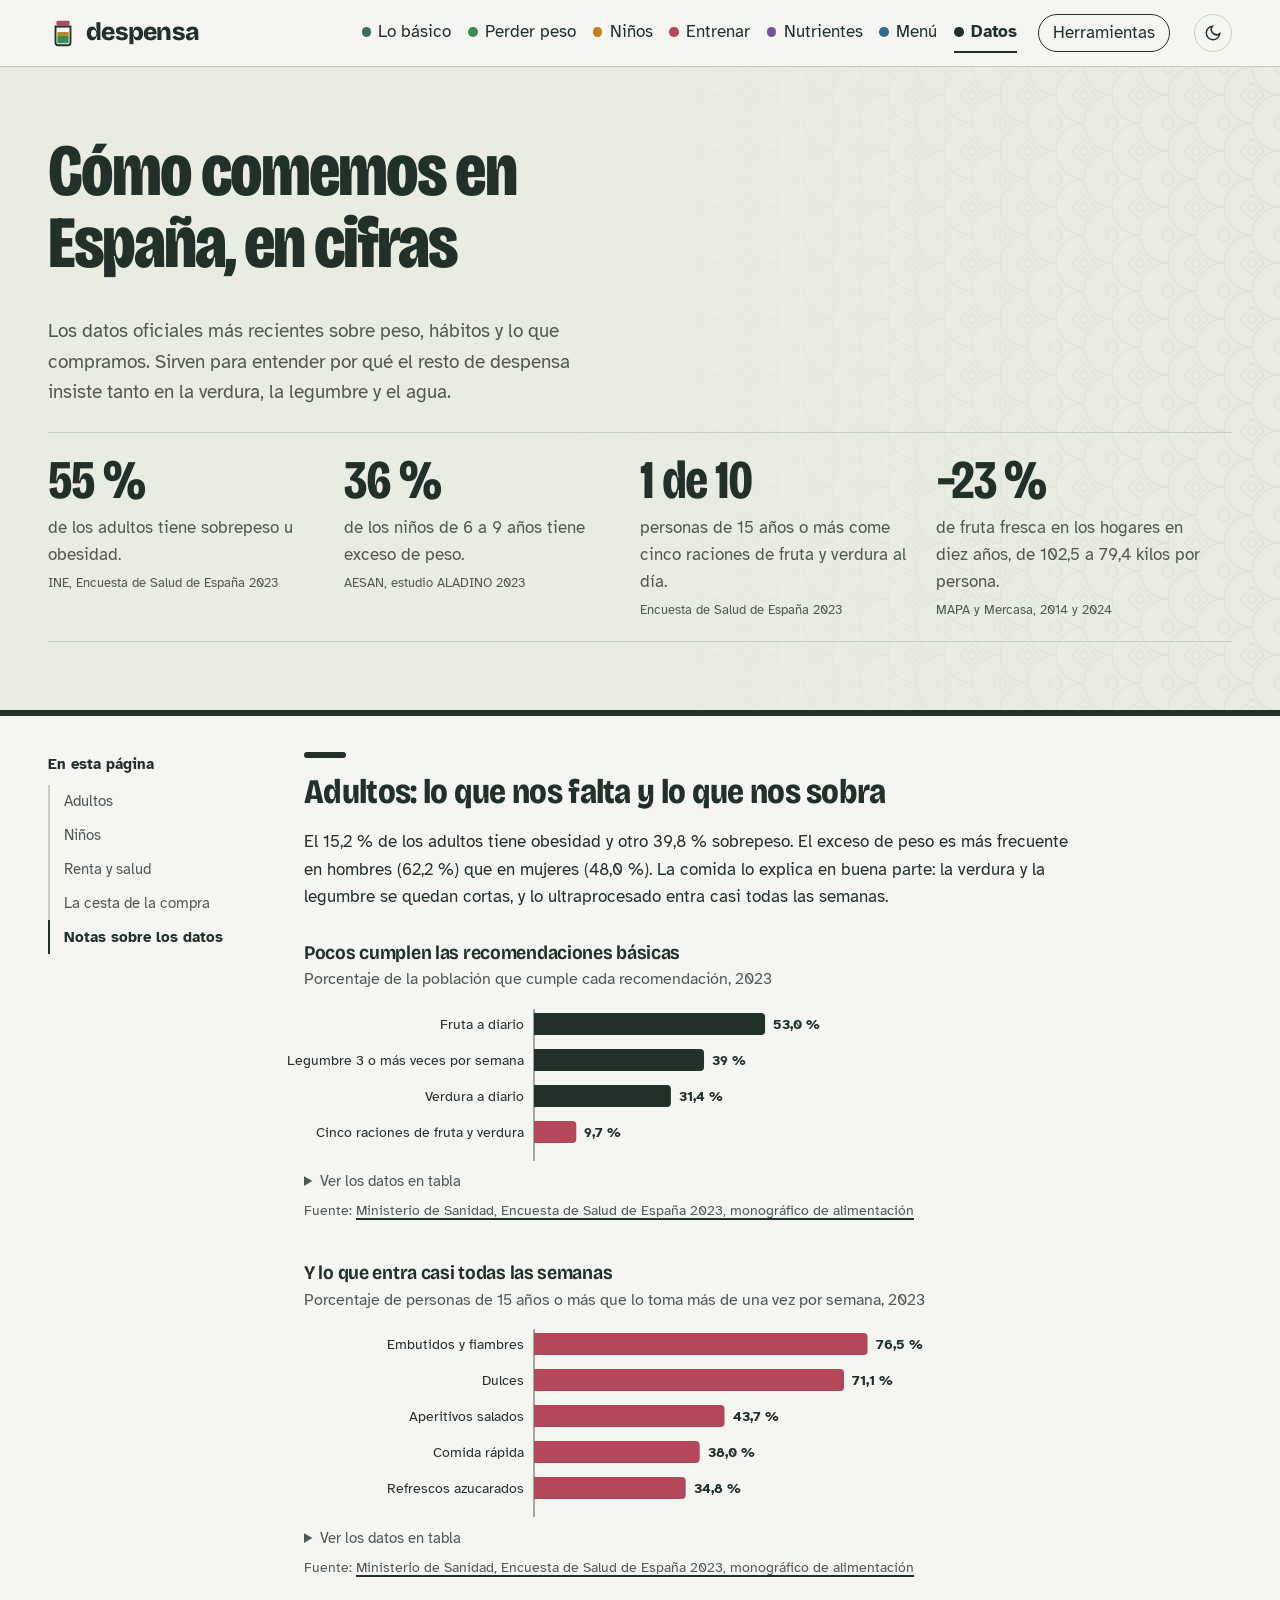
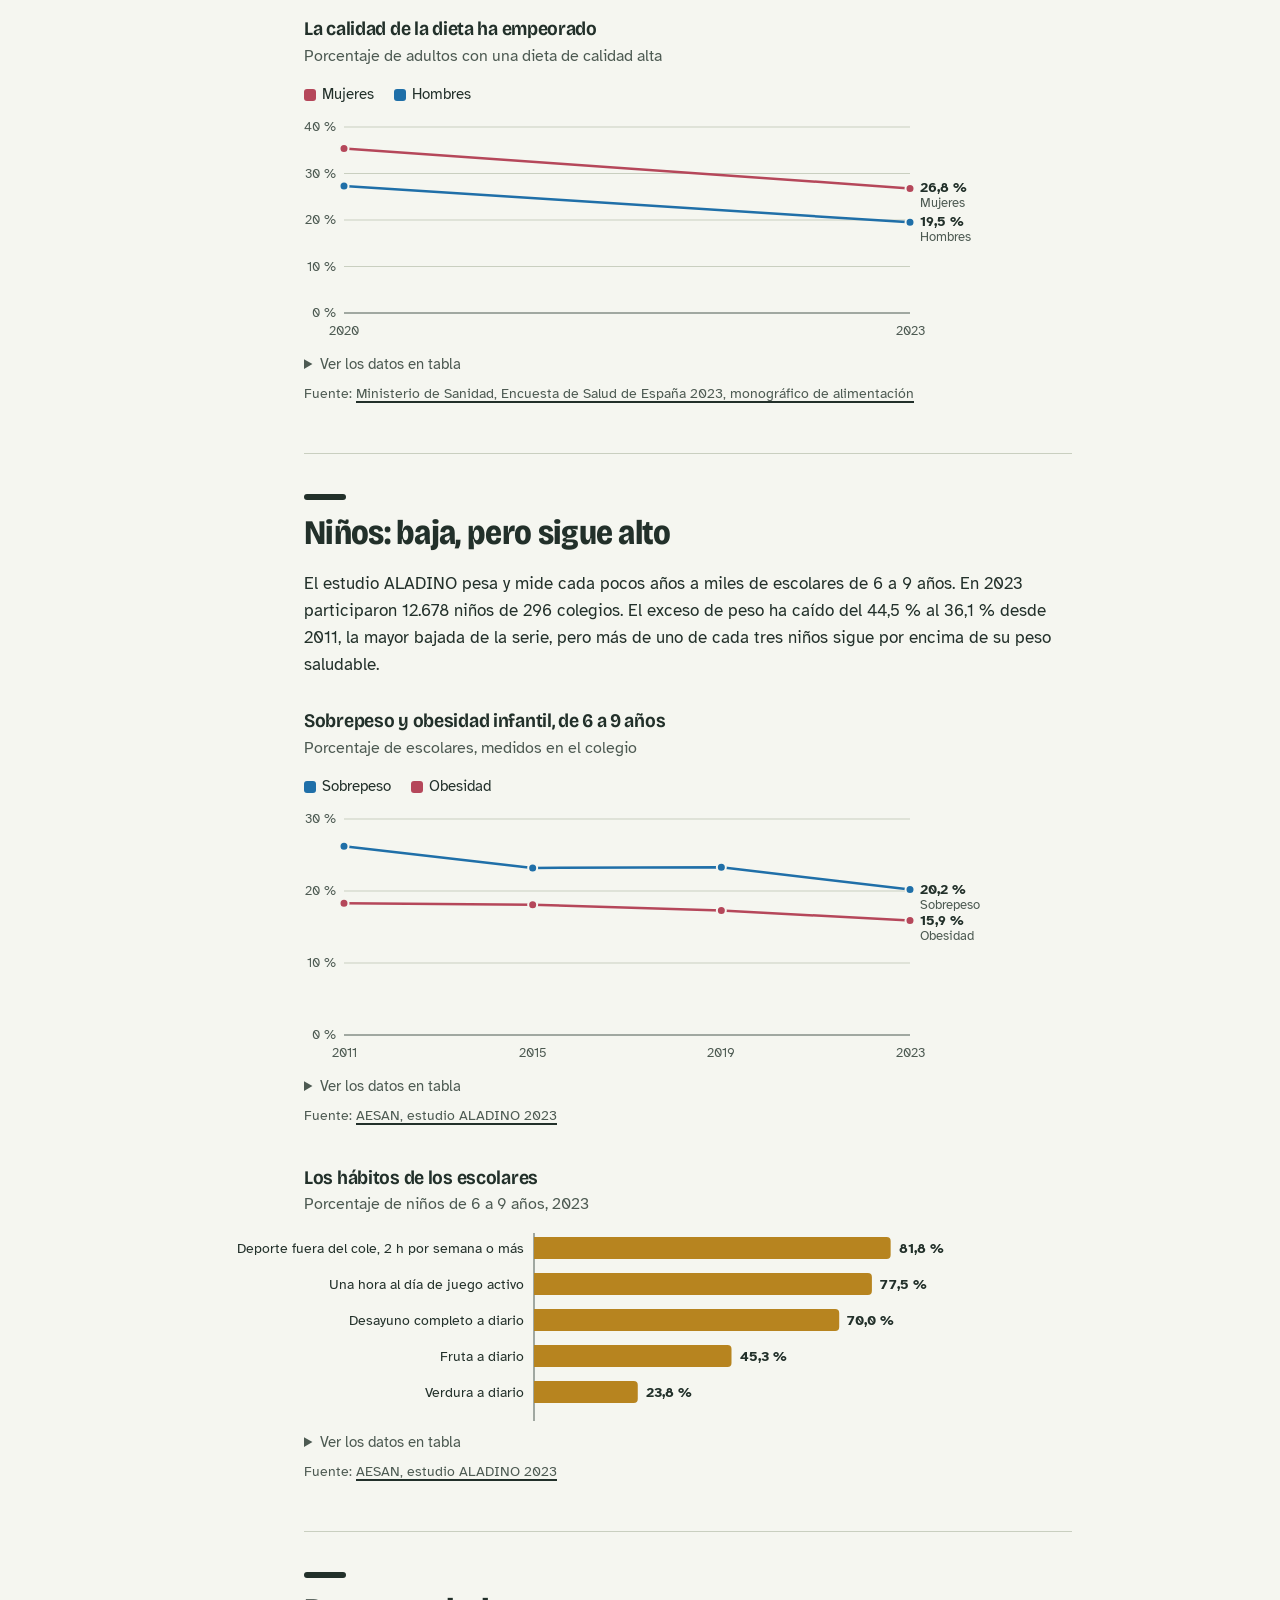
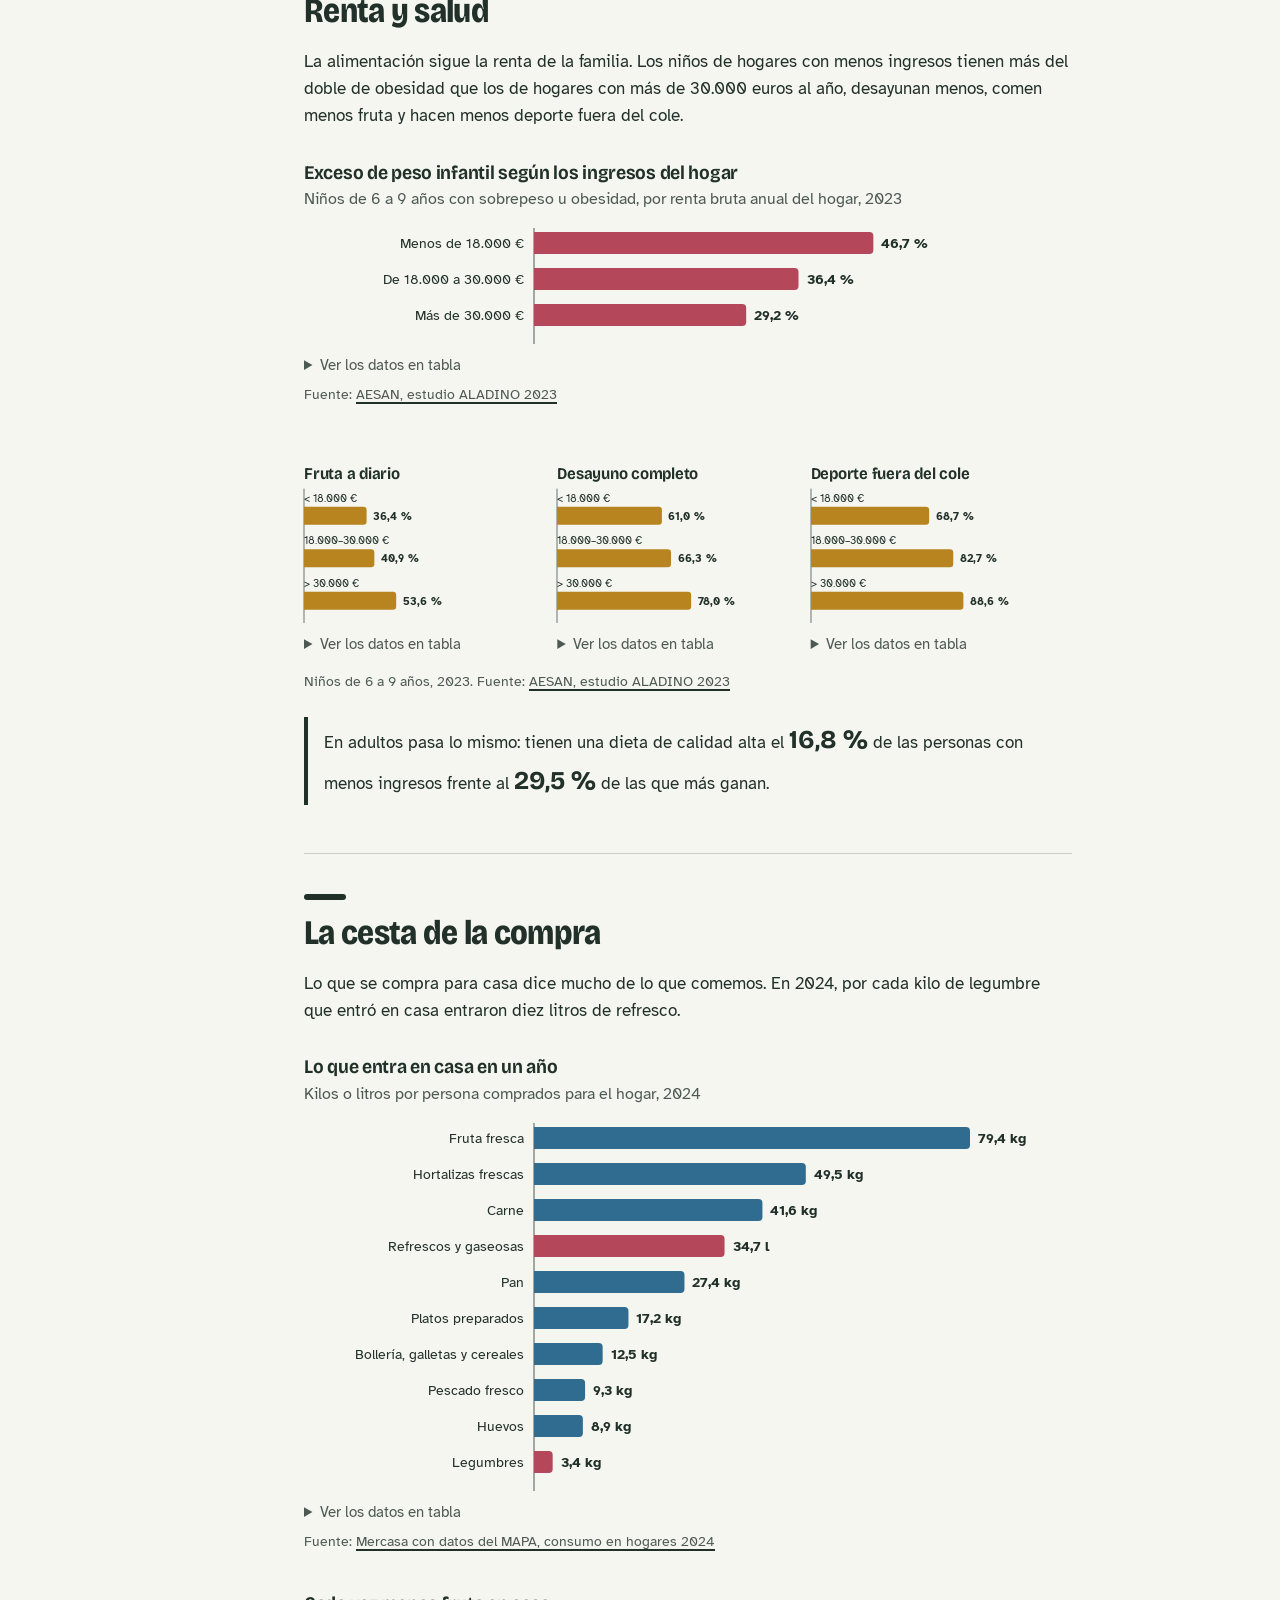
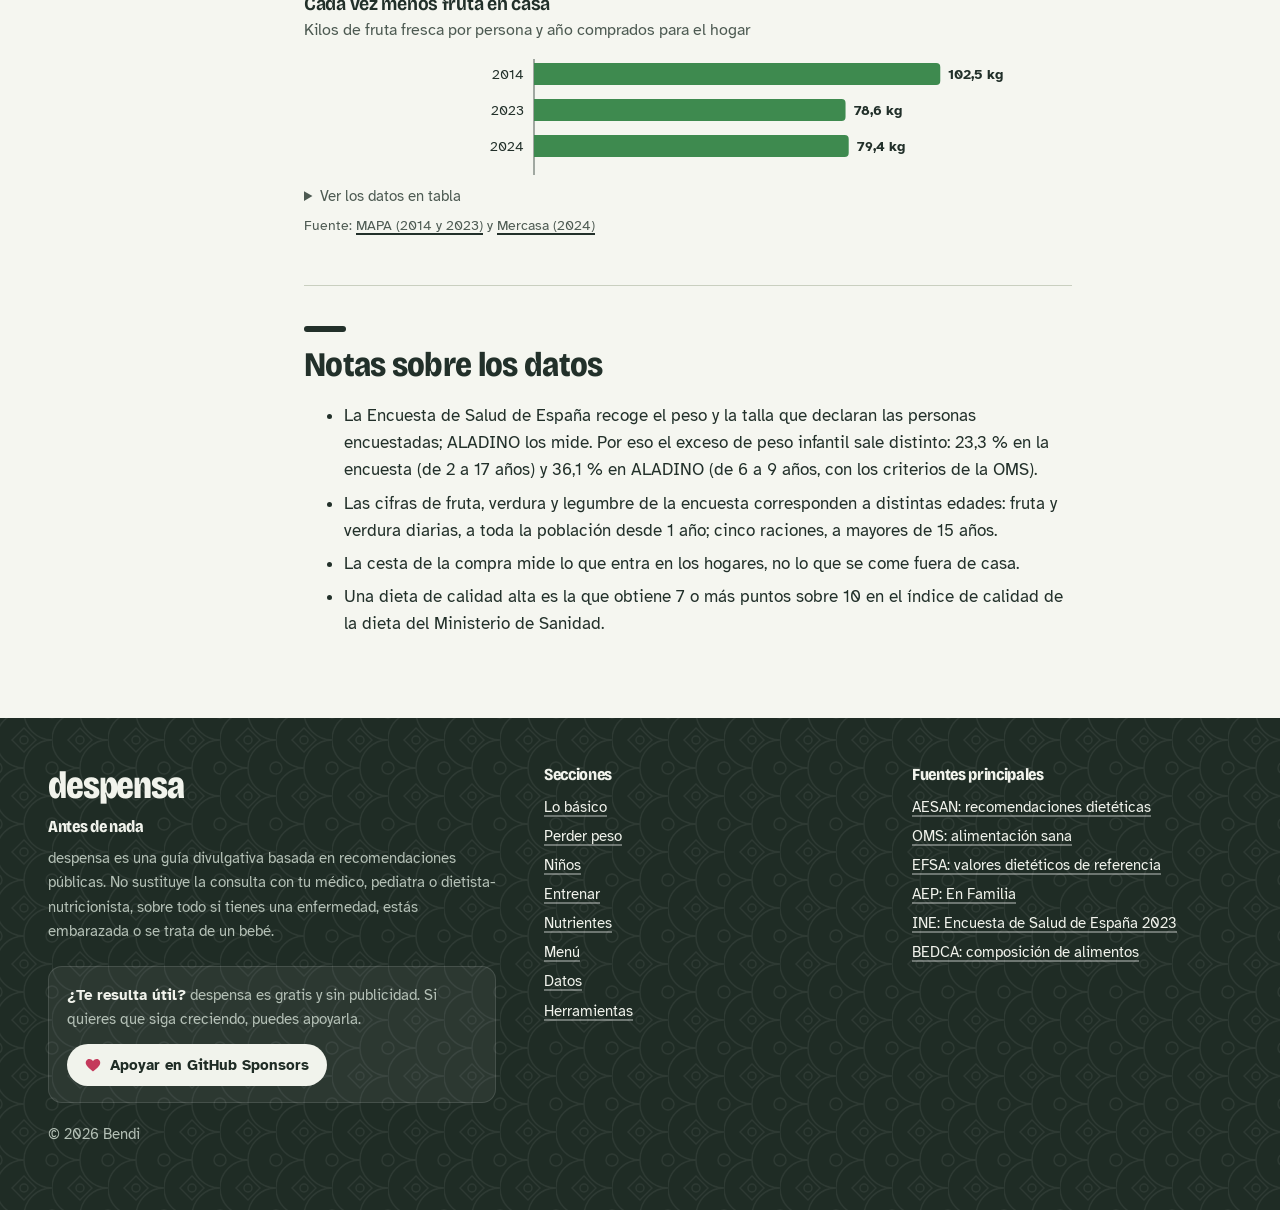
<file: datos.html>
<!doctype html>
<html lang="es">
<head>
  <meta charset="utf-8">
  <meta name="viewport" content="width=device-width, initial-scale=1">
  <title>Datos · despensa</title>
  <meta name="description" content="Cómo comemos en España, en cifras: exceso de peso en adultos y niños, fruta, verdura, legumbre y lo que llevamos en la cesta de la compra.">
  <meta name="theme-color" content="#f5f6f0" media="(prefers-color-scheme: light)">
  <meta name="theme-color" content="#161c18" media="(prefers-color-scheme: dark)">
  <link rel="canonical" href="https://serbenda.github.io/despensa/datos.html">
  <meta property="og:type" content="website">
  <meta property="og:locale" content="es_ES">
  <meta property="og:site_name" content="despensa">
  <meta property="og:title" content="Cómo comemos en España, en cifras · despensa">
  <meta property="og:description" content="Exceso de peso, fruta, verdura, legumbre y la cesta de la compra, con datos oficiales.">
  <meta property="og:url" content="https://serbenda.github.io/despensa/datos.html">
  <meta property="og:image" content="https://serbenda.github.io/despensa/img/social.png">
  <meta property="og:image:width" content="1200">
  <meta property="og:image:height" content="630">
  <meta name="twitter:card" content="summary_large_image">
  <link rel="icon" href="img/tarro.svg" type="image/svg+xml">
  <link rel="preconnect" href="https://fonts.googleapis.com">
  <link rel="preconnect" href="https://fonts.gstatic.com" crossorigin>
  <link href="https://fonts.googleapis.com/css2?family=Atkinson+Hyperlegible:wght@400;700&family=Bricolage+Grotesque:opsz,wdth,wght@12..96,75..100,500..800&display=swap" rel="stylesheet">
  <link rel="stylesheet" href="css/estilos.css">
</head>
<body data-pagina="datos" class="s-datos">
  <main id="principal">
    <header class="cabecera-seccion">
      <div class="envoltorio">
        <h1>Cómo comemos en España, en cifras</h1>
        <p class="entradilla">Los datos oficiales más recientes sobre peso, hábitos y lo que compramos. Sirven para entender por qué el resto de despensa insiste tanto en la verdura, la legumbre y el agua.</p>
        <div class="cifras">
          <div class="cifra"><b>55 %</b><span>de los adultos tiene sobrepeso u obesidad.</span><small>INE, Encuesta de Salud de España 2023</small></div>
          <div class="cifra"><b>36 %</b><span>de los niños de 6 a 9 años tiene exceso de peso.</span><small>AESAN, estudio ALADINO 2023</small></div>
          <div class="cifra"><b>1 de 10</b><span>personas de 15 años o más come cinco raciones de fruta y verdura al día.</span><small>Encuesta de Salud de España 2023</small></div>
          <div class="cifra"><b>−23 %</b><span>de fruta fresca en los hogares en diez años, de 102,5 a 79,4 kilos por persona.</span><small>MAPA y Mercasa, 2014 y 2024</small></div>
        </div>
      </div>
    </header>

    <div class="envoltorio cuerpo">
      <nav class="indice" aria-label="En esta página">
        <p>En esta página</p>
        <ol>
          <li><a href="#adultos">Adultos</a></li>
          <li><a href="#ninos">Niños</a></li>
          <li><a href="#renta">Renta y salud</a></li>
          <li><a href="#cesta">La cesta de la compra</a></li>
          <li><a href="#notas">Notas sobre los datos</a></li>
        </ol>
      </nav>

      <div class="contenido">
        <section id="adultos">
          <h2>Adultos: lo que nos falta y lo que nos sobra</h2>
          <p>El 15,2 % de los adultos tiene obesidad y otro 39,8 % sobrepeso. El exceso de peso es más frecuente en hombres (62,2 %) que en mujeres (48,0 %). La comida lo explica en buena parte: la verdura y la legumbre se quedan cortas, y lo ultraprocesado entra casi todas las semanas.</p>
          <div id="g-cumplen"></div>
          <div id="g-sobra"></div>
          <div id="g-calidad"></div>
        </section>

        <section id="ninos">
          <h2>Niños: baja, pero sigue alto</h2>
          <p>El estudio ALADINO pesa y mide cada pocos años a miles de escolares de 6 a 9 años. En 2023 participaron 12.678 niños de 296 colegios. El exceso de peso ha caído del 44,5 % al 36,1 % desde 2011, la mayor bajada de la serie, pero más de uno de cada tres niños sigue por encima de su peso saludable.</p>
          <div id="g-aladino"></div>
          <div id="g-habitos-ninos"></div>
        </section>

        <section id="renta">
          <h2>Renta y salud</h2>
          <p>La alimentación sigue la renta de la familia. Los niños de hogares con menos ingresos tienen más del doble de obesidad que los de hogares con más de 30.000 euros al año, desayunan menos, comen menos fruta y hacen menos deporte fuera del cole.</p>
          <div id="g-renta-peso"></div>
          <div class="multiples" id="g-renta-habitos"></div>
          <p class="dato-clave">En adultos pasa lo mismo: tienen una dieta de calidad alta el <b>16,8 %</b> de las personas con menos ingresos frente al <b>29,5 %</b> de las que más ganan.</p>
        </section>

        <section id="cesta">
          <h2>La cesta de la compra</h2>
          <p>Lo que se compra para casa dice mucho de lo que comemos. En 2024, por cada kilo de legumbre que entró en casa entraron diez litros de refresco.</p>
          <div id="g-cesta"></div>
          <div id="g-fruta"></div>
        </section>

        <section id="notas">
          <h2>Notas sobre los datos</h2>
          <ul>
            <li>La Encuesta de Salud de España recoge el peso y la talla que declaran las personas encuestadas; ALADINO los mide. Por eso el exceso de peso infantil sale distinto: 23,3 % en la encuesta (de 2 a 17 años) y 36,1 % en ALADINO (de 6 a 9 años, con los criterios de la OMS).</li>
            <li>Las cifras de fruta, verdura y legumbre de la encuesta corresponden a distintas edades: fruta y verdura diarias, a toda la población desde 1 año; cinco raciones, a mayores de 15 años.</li>
            <li>La cesta de la compra mide lo que entra en los hogares, no lo que se come fuera de casa.</li>
            <li>Una dieta de calidad alta es la que obtiene 7 o más puntos sobre 10 en el índice de calidad de la dieta del Ministerio de Sanidad.</li>
          </ul>
        </section>
      </div>
    </div>
  </main>

  <script src="js/comun.js"></script>
  <script src="js/graficos.js"></script>
  <script>
    const F = {
      ine: '<a href="https://www.ine.es/dyngs/Prensa/es/ESdE2023.htm">INE, Encuesta de Salud de España 2023</a>',
      ali: '<a href="https://www.sanidad.gob.es/gl/estadEstudios/estadisticas/encuestaSaludEspana/monografico3_ESdE2023_ResumenEjecutivo.pdf">Ministerio de Sanidad, Encuesta de Salud de España 2023, monográfico de alimentación</a>',
      aladino: '<a href="https://www.dsca.gob.es/sites/default/files/publicaciones/estudio-aladino-2023.pdf">AESAN, estudio ALADINO 2023</a>',
      cesta: '<a href="https://www.mercasa.es/wp-content/uploads/2026/01/datos-basicos-7-consumo-alimentario.pdf">Mercasa con datos del MAPA, consumo en hogares 2024</a>',
      fruta: '<a href="https://agraria.pe/noticias/consumo-de-fruta-en-espana-se-reduce-24-8-en-una-decada-36285">MAPA (2014 y 2023)</a> y <a href="https://www.mercasa.es/wp-content/uploads/2026/01/datos-basicos-7-consumo-alimentario.pdf">Mercasa (2024)</a>',
    };

    Grafico.barras(document.getElementById("g-cumplen"), {
      titulo: "Pocos cumplen las recomendaciones básicas",
      subtitulo: "Porcentaje de la población que cumple cada recomendación, 2023",
      unidad: " %", decimales: 1, max: 100,
      columna: "Recomendación", columnaValor: "Lo cumple",
      datos: [
        { etiqueta: "Fruta a diario", valor: 53.0, nota: "desde 1 año" },
        { etiqueta: "Legumbre 3 o más veces por semana", valor: 39, decimales: 0, nota: "aproximado" },
        { etiqueta: "Verdura a diario", valor: 31.4, nota: "desde 1 año" },
        { etiqueta: "Cinco raciones de fruta y verdura", valor: 9.7, nota: "15 años o más", destacar: true },
      ],
      colorDestacado: "var(--proteina)",
      fuente: F.ali,
    });

    Grafico.barras(document.getElementById("g-sobra"), {
      titulo: "Y lo que entra casi todas las semanas",
      subtitulo: "Porcentaje de personas de 15 años o más que lo toma más de una vez por semana, 2023",
      unidad: " %", decimales: 1, max: 100,
      columna: "Alimento", columnaValor: "Más de una vez por semana",
      color: "var(--proteina)",
      datos: [
        { etiqueta: "Embutidos y fiambres", valor: 76.5 },
        { etiqueta: "Dulces", valor: 71.1 },
        { etiqueta: "Aperitivos salados", valor: 43.7 },
        { etiqueta: "Comida rápida", valor: 38.0 },
        { etiqueta: "Refrescos azucarados", valor: 34.8 },
      ],
      fuente: F.ali,
    });

    Grafico.lineas(document.getElementById("g-calidad"), {
      titulo: "La calidad de la dieta ha empeorado",
      subtitulo: "Porcentaje de adultos con una dieta de calidad alta",
      x: [2020, 2023], unidad: " %", decimales: 1, yMin: 0, yMax: 40, alto: 230,
      series: [
        { nombre: "Mujeres", valores: [35.4, 26.8], color: "var(--serie-b)" },
        { nombre: "Hombres", valores: [27.3, 19.5], color: "var(--serie-a)" },
      ],
      fuente: F.ali,
    });

    Grafico.lineas(document.getElementById("g-aladino"), {
      titulo: "Sobrepeso y obesidad infantil, de 6 a 9 años",
      subtitulo: "Porcentaje de escolares, medidos en el colegio",
      x: [2011, 2015, 2019, 2023], unidad: " %", decimales: 1, yMin: 0, yMax: 30, pasos: 3,
      series: [
        { nombre: "Sobrepeso", valores: [26.2, 23.2, 23.3, 20.2], color: "var(--serie-a)" },
        { nombre: "Obesidad", valores: [18.3, 18.1, 17.3, 15.9], color: "var(--serie-b)" },
      ],
      fuente: F.aladino,
    });

    Grafico.barras(document.getElementById("g-habitos-ninos"), {
      titulo: "Los hábitos de los escolares",
      subtitulo: "Porcentaje de niños de 6 a 9 años, 2023",
      unidad: " %", decimales: 1, max: 100,
      columna: "Hábito", columnaValor: "Niños",
      color: "var(--grano)",
      datos: [
        { etiqueta: "Deporte fuera del cole, 2 h por semana o más", valor: 81.8 },
        { etiqueta: "Una hora al día de juego activo", valor: 77.5 },
        { etiqueta: "Desayuno completo a diario", valor: 70.0 },
        { etiqueta: "Fruta a diario", valor: 45.3 },
        { etiqueta: "Verdura a diario", valor: 23.8 },
      ],
      fuente: F.aladino,
    });

    Grafico.barras(document.getElementById("g-renta-peso"), {
      titulo: "Exceso de peso infantil según los ingresos del hogar",
      subtitulo: "Niños de 6 a 9 años con sobrepeso u obesidad, por renta bruta anual del hogar, 2023",
      unidad: " %", decimales: 1, max: 60,
      columna: "Ingresos del hogar", columnaValor: "Exceso de peso",
      color: "var(--proteina)",
      datos: [
        { etiqueta: "Menos de 18.000 €", valor: 46.7, nota: "obesidad 23,6 %" },
        { etiqueta: "De 18.000 a 30.000 €", valor: 36.4, nota: "obesidad 16,3 %" },
        { etiqueta: "Más de 30.000 €", valor: 29.2, nota: "obesidad 10,9 %" },
      ],
      fuente: F.aladino,
    });

    const habitosRenta = [
      { t: "Fruta a diario", v: [36.4, 40.9, 53.6] },
      { t: "Desayuno completo", v: [61.0, 66.3, 78.0] },
      { t: "Deporte fuera del cole", v: [68.7, 82.7, 88.6] },
    ];
    const contRenta = document.getElementById("g-renta-habitos");
    habitosRenta.forEach(h => {
      const div = document.createElement("div");
      contRenta.appendChild(div);
      Grafico.barras(div, {
        titulo: h.t, unidad: " %", decimales: 1, max: 100,
        columna: "Ingresos del hogar", columnaValor: h.t,
        color: "var(--grano)",
        datos: [
          { etiqueta: "< 18.000 €", valor: h.v[0] },
          { etiqueta: "18.000–30.000 €", valor: h.v[1] },
          { etiqueta: "> 30.000 €", valor: h.v[2] },
        ],
      });
    });
    const fr = document.createElement("p");
    fr.className = "grafico-fuente"; fr.style.gridColumn = "1 / -1";
    fr.innerHTML = "Niños de 6 a 9 años, 2023. Fuente: " + F.aladino;
    contRenta.appendChild(fr);

    Grafico.barras(document.getElementById("g-cesta"), {
      titulo: "Lo que entra en casa en un año",
      subtitulo: "Kilos o litros por persona comprados para el hogar, 2024",
      unidad: " kg", decimales: 1,
      columna: "Alimento", columnaValor: "Kilos o litros por persona",
      color: "var(--azulejo)", colorDestacado: "var(--proteina)",
      datos: [
        { etiqueta: "Fruta fresca", valor: 79.4 },
        { etiqueta: "Hortalizas frescas", valor: 49.5 },
        { etiqueta: "Carne", valor: 41.6 },
        { etiqueta: "Refrescos y gaseosas", valor: 34.7, destacar: true, unidad: " l" },
        { etiqueta: "Pan", valor: 27.4 },
        { etiqueta: "Platos preparados", valor: 17.2 },
        { etiqueta: "Bollería, galletas y cereales", valor: 12.5 },
        { etiqueta: "Pescado fresco", valor: 9.3, nota: "sin marisco ni conservas" },
        { etiqueta: "Huevos", valor: 8.9 },
        { etiqueta: "Legumbres", valor: 3.4, destacar: true },
      ],
      fuente: F.cesta,
    });

    Grafico.barras(document.getElementById("g-fruta"), {
      titulo: "Cada vez menos fruta en casa",
      subtitulo: "Kilos de fruta fresca por persona y año comprados para el hogar",
      unidad: " kg", decimales: 1, max: 110,
      columna: "Año", columnaValor: "Kilos por persona",
      color: "var(--hortaliza)",
      datos: [
        { etiqueta: "2014", valor: 102.5 },
        { etiqueta: "2023", valor: 78.6, nota: "mínimo de la década" },
        { etiqueta: "2024", valor: 79.4 },
      ],
      fuente: F.fruta,
    });
  </script>
<!-- Contador de visitas anónimo (GoatCounter): sin cookies ni datos personales -->
<script data-goatcounter="https://serbenda.goatcounter.com/count" async src="https://gc.zgo.at/count.js"></script>
</body>
</html>
</file>
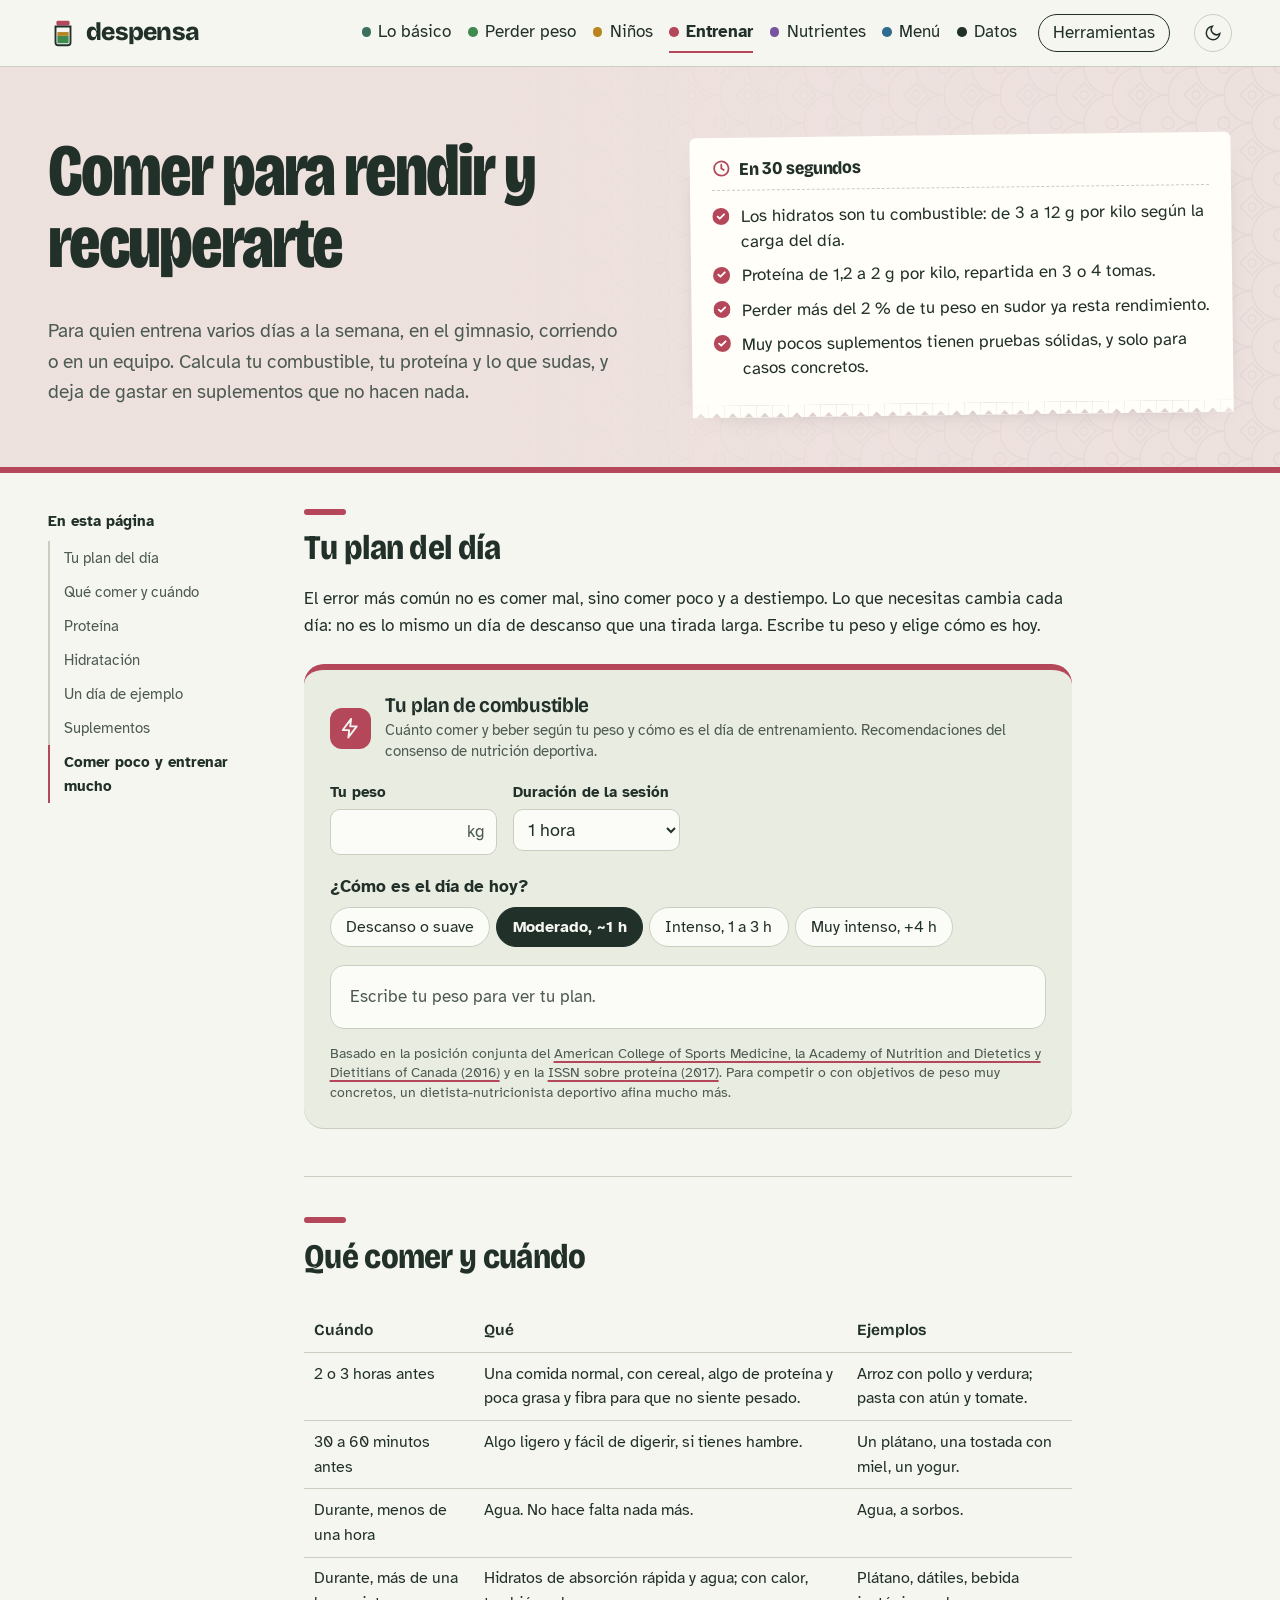
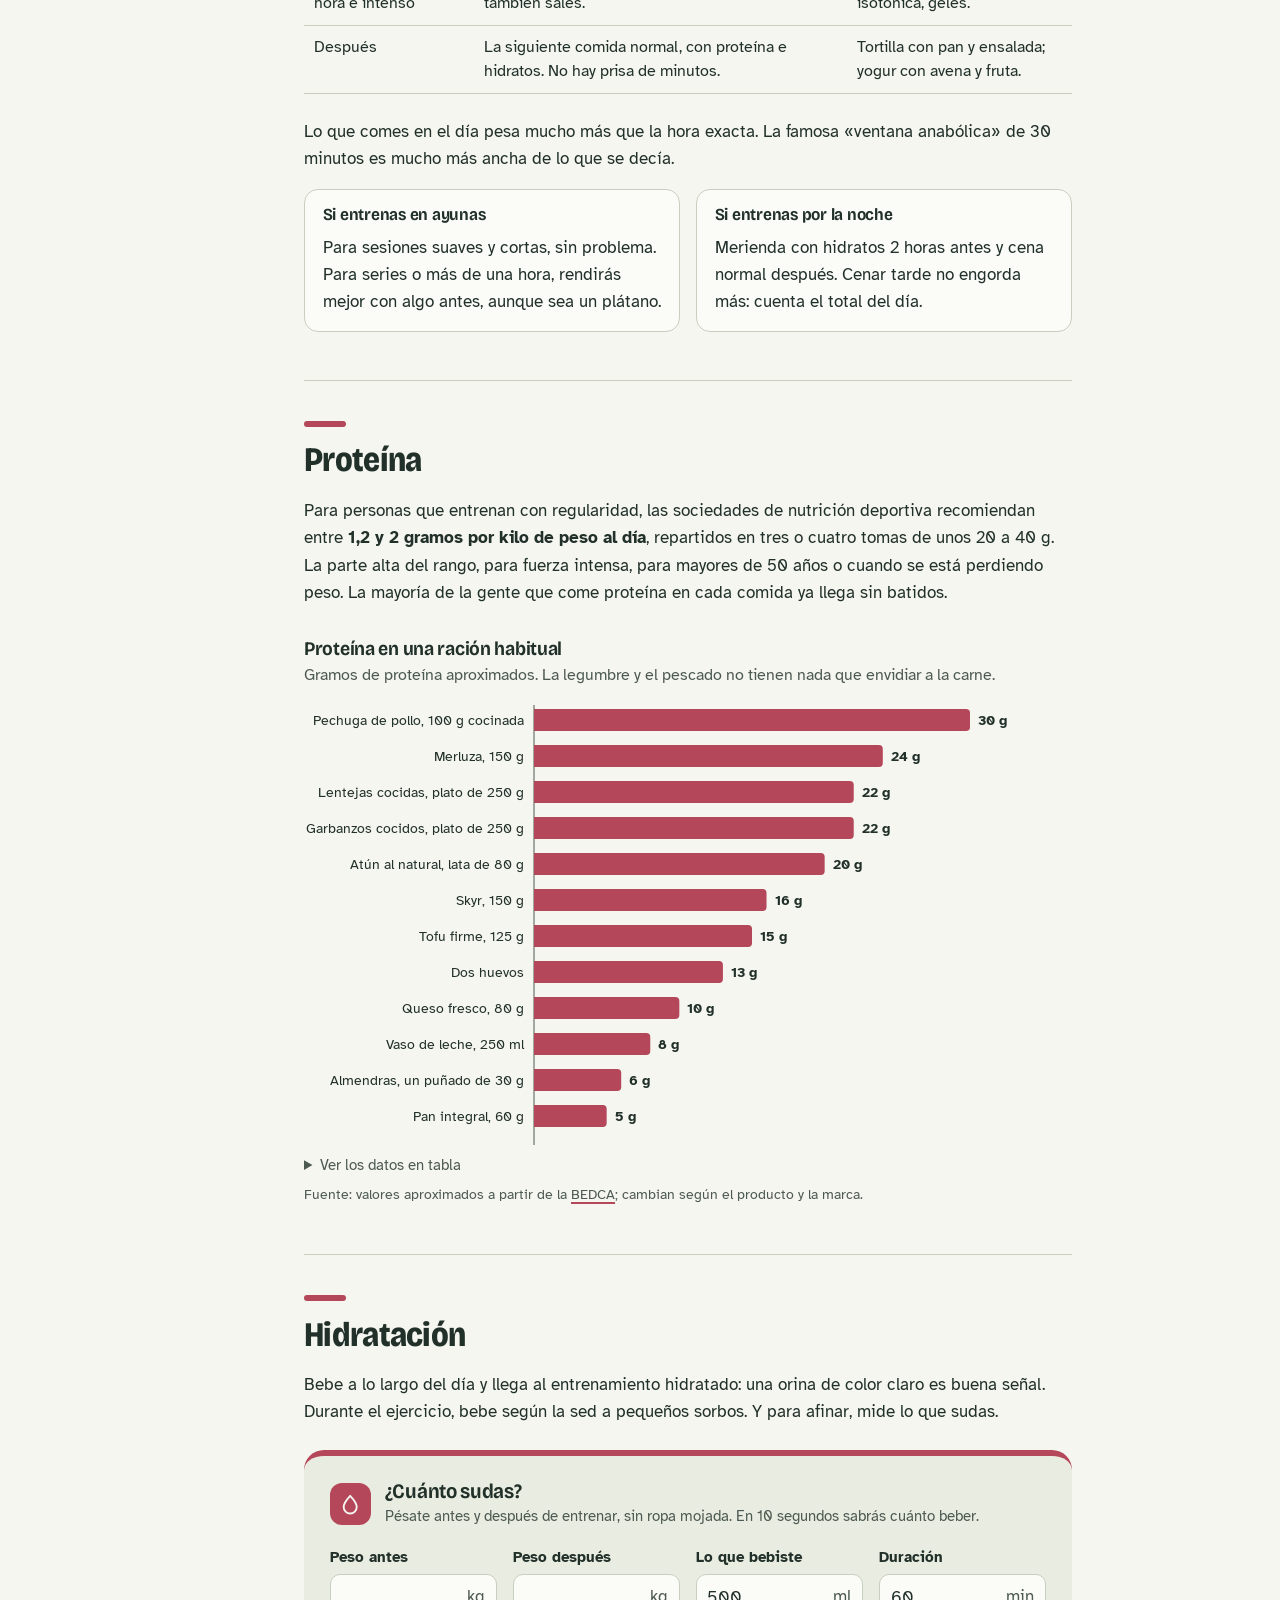
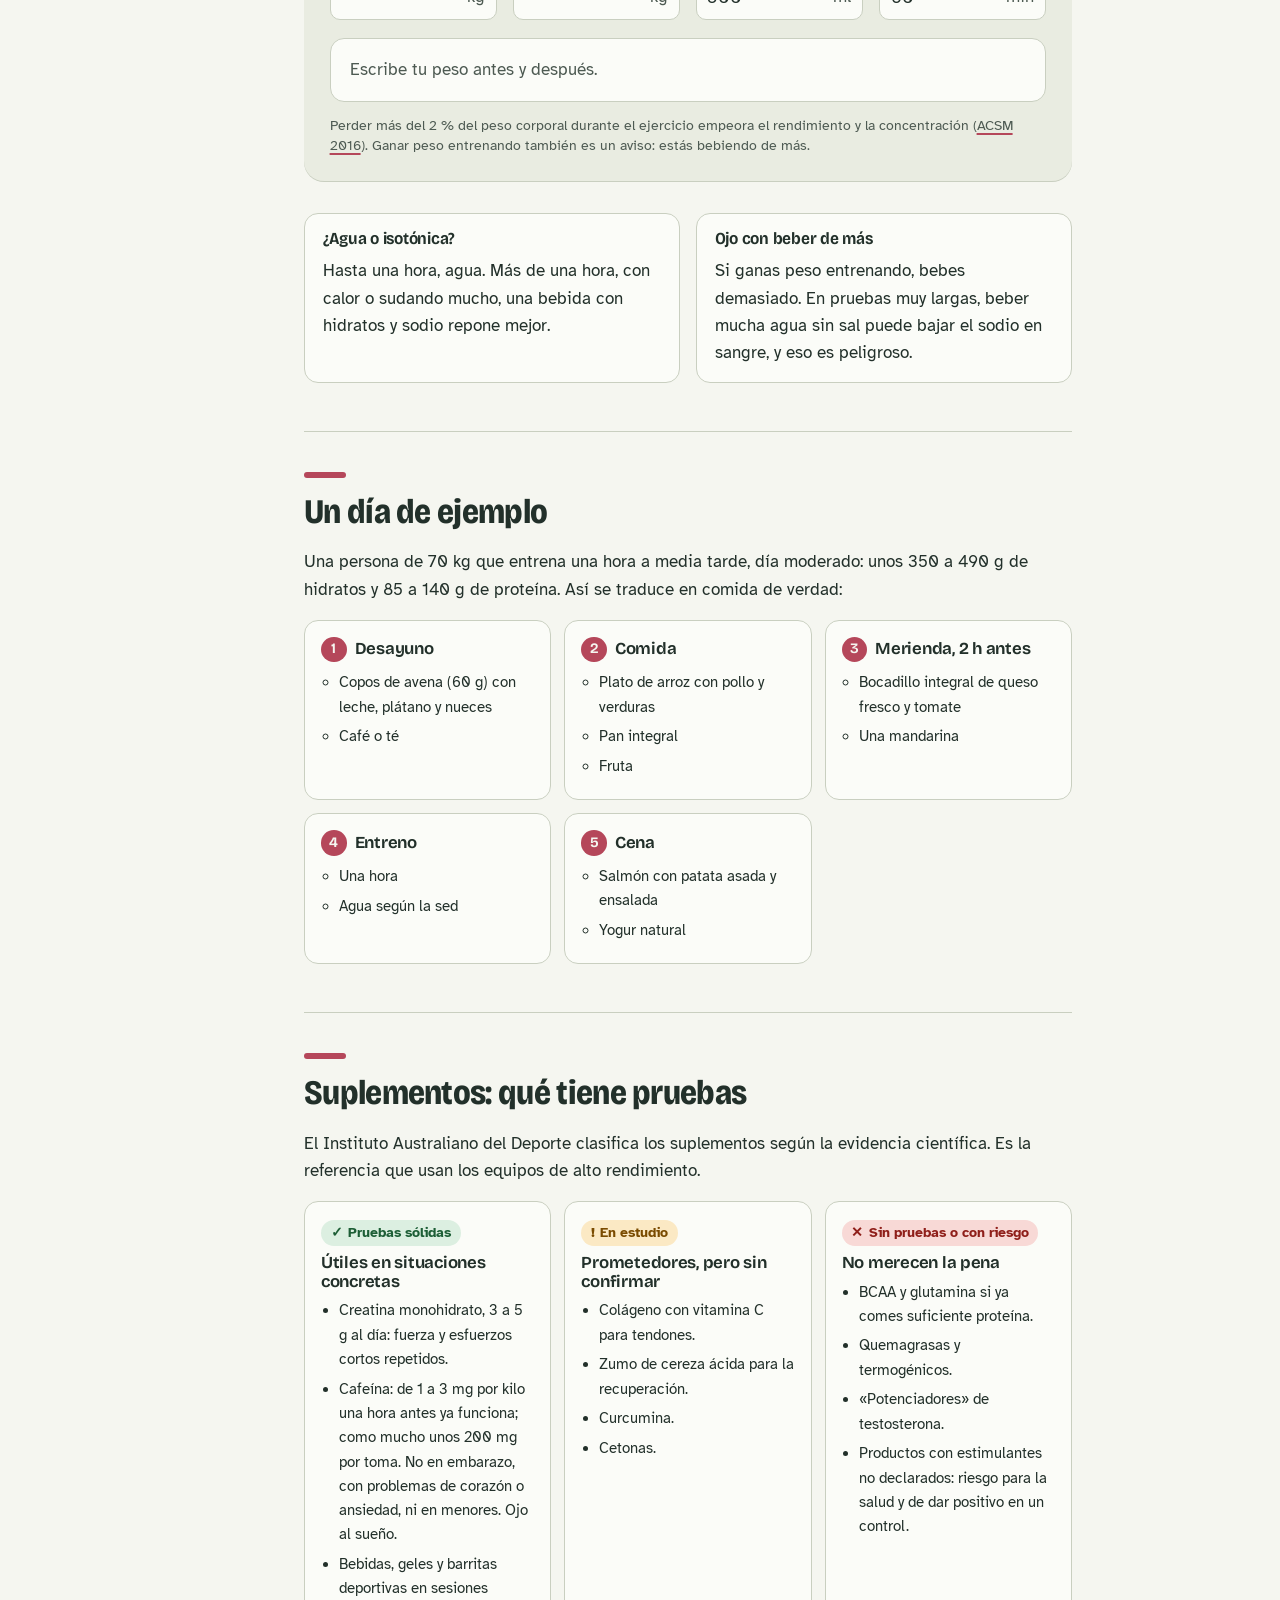
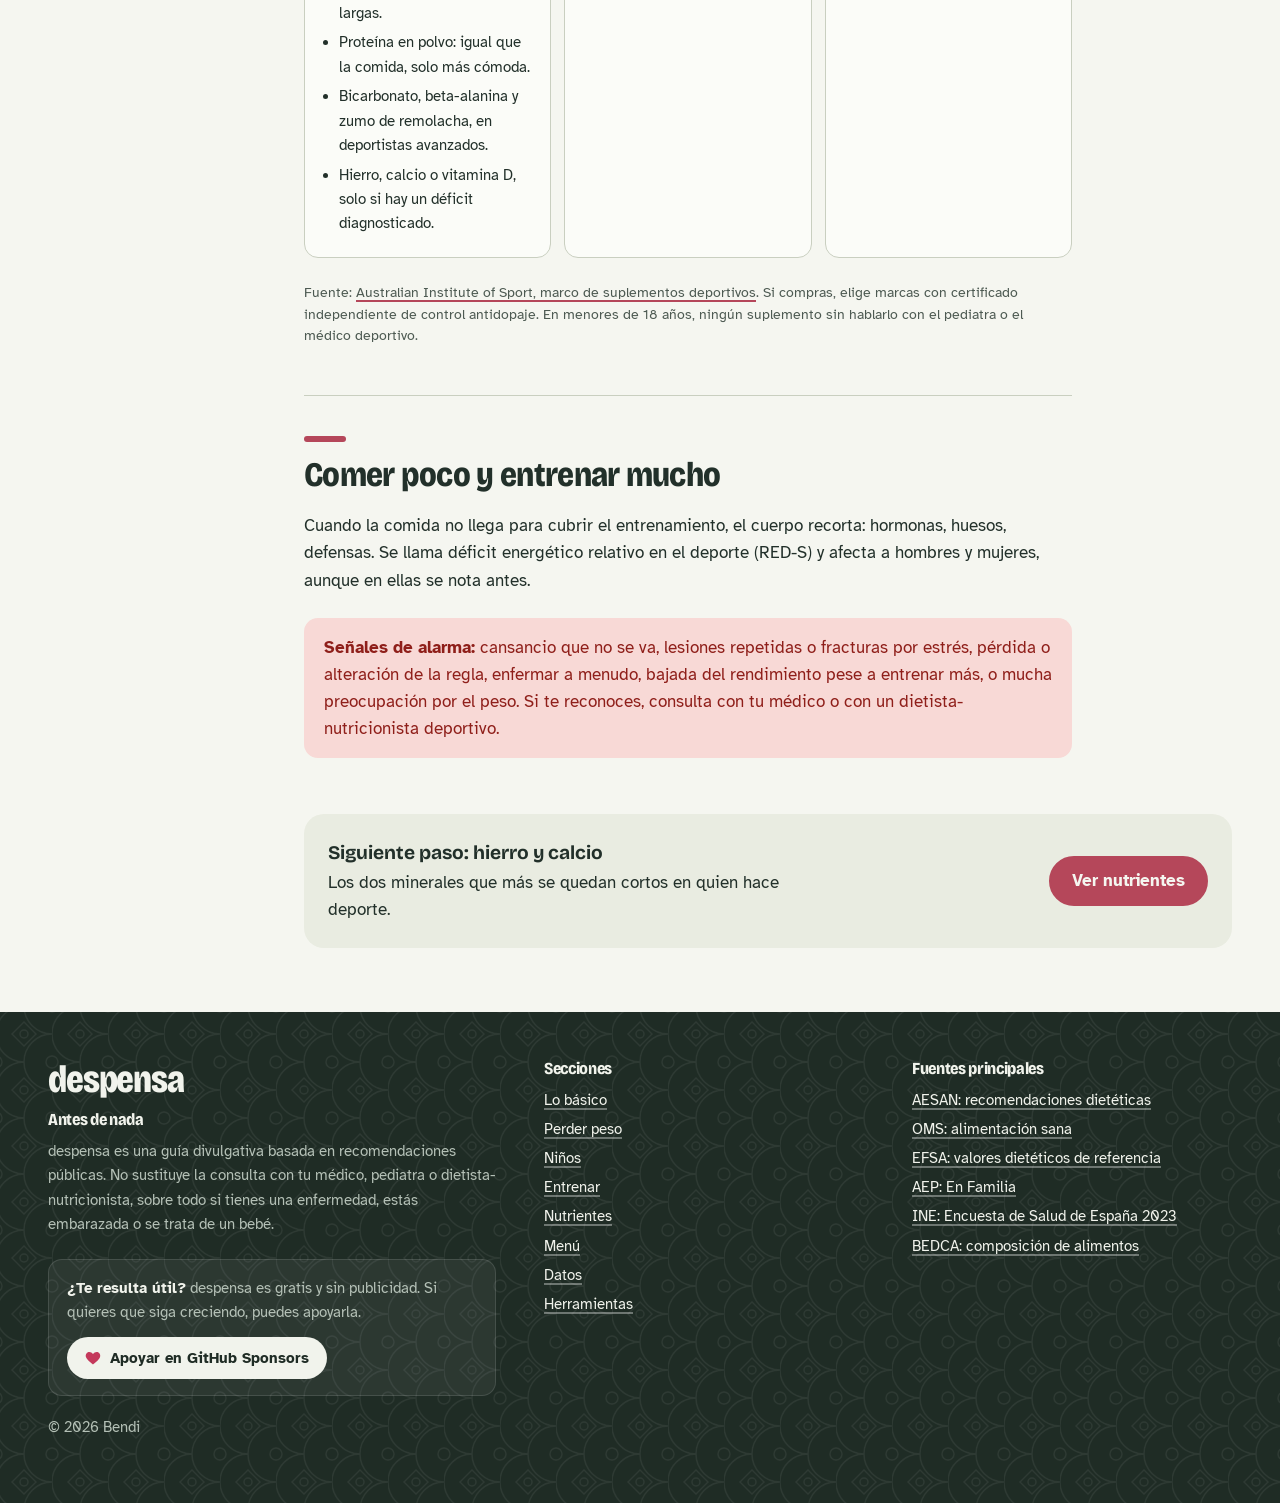
<file: entrenar.html>
<!doctype html>
<html lang="es">
<head>
  <meta charset="utf-8">
  <meta name="viewport" content="width=device-width, initial-scale=1">
  <title>Comer para rendir · despensa</title>
  <meta name="description" content="Tu plan de hidratos, proteína y agua según tu peso y tu día, cuánto sudas y qué suplementos tienen pruebas.">
  <meta name="theme-color" content="#f5f6f0" media="(prefers-color-scheme: light)">
  <meta name="theme-color" content="#161c18" media="(prefers-color-scheme: dark)">
  <link rel="canonical" href="https://serbenda.github.io/despensa/entrenar.html">
  <meta property="og:type" content="website">
  <meta property="og:locale" content="es_ES">
  <meta property="og:site_name" content="despensa">
  <meta property="og:title" content="Comer para rendir · despensa">
  <meta property="og:description" content="Tu plan de hidratos, proteína y agua según tu peso y tu día, cuánto sudas y qué suplementos tienen pruebas.">
  <meta property="og:url" content="https://serbenda.github.io/despensa/entrenar.html">
  <meta property="og:image" content="https://serbenda.github.io/despensa/img/social.png">
  <meta property="og:image:width" content="1200">
  <meta property="og:image:height" content="630">
  <meta name="twitter:card" content="summary_large_image">
  <link rel="icon" href="img/tarro.svg" type="image/svg+xml">
  <link rel="preconnect" href="https://fonts.googleapis.com">
  <link rel="preconnect" href="https://fonts.gstatic.com" crossorigin>
  <link href="https://fonts.googleapis.com/css2?family=Atkinson+Hyperlegible:wght@400;700&family=Bricolage+Grotesque:opsz,wdth,wght@12..96,75..100,500..800&display=swap" rel="stylesheet">
  <link rel="stylesheet" href="css/estilos.css">
</head>
<body data-pagina="entrenar" class="s-entrenar">
  <main id="principal">
    <header class="cabecera-seccion">
      <div class="envoltorio con-esencial">
        <div>
          <h1>Comer para rendir y recuperarte</h1>
          <p class="entradilla">Para quien entrena varios días a la semana, en el gimnasio, corriendo o en un equipo. Calcula tu combustible, tu proteína y lo que sudas, y deja de gastar en suplementos que no hacen nada.</p>
        </div>
        <aside class="esencial" aria-labelledby="e-t">
          <h2 id="e-t"><svg viewBox="0 0 24 24" fill="none" stroke="currentColor" stroke-width="2.2" stroke-linecap="round" aria-hidden="true"><circle cx="12" cy="12" r="9"/><path d="M12 7v5l3 2"/></svg>En 30 segundos</h2>
          <ul>
            <li>Los hidratos son tu combustible: de 3 a 12 g por kilo según la carga del día.</li>
            <li>Proteína de 1,2 a 2 g por kilo, repartida en 3 o 4 tomas.</li>
            <li>Perder más del 2 % de tu peso en sudor ya resta rendimiento.</li>
            <li>Muy pocos suplementos tienen pruebas sólidas, y solo para casos concretos.</li>
          </ul>
        </aside>
      </div>
    </header>

    <div class="envoltorio cuerpo">
      <nav class="indice" aria-label="En esta página">
        <p>En esta página</p>
        <ol>
          <li><a href="#plan">Tu plan del día</a></li>
          <li><a href="#momentos">Qué comer y cuándo</a></li>
          <li><a href="#proteina">Proteína</a></li>
          <li><a href="#agua">Hidratación</a></li>
          <li><a href="#ejemplo">Un día de ejemplo</a></li>
          <li><a href="#suplementos">Suplementos</a></li>
          <li><a href="#deficit">Comer poco y entrenar mucho</a></li>
        </ol>
      </nav>

      <div class="contenido">
        <section id="plan">
          <h2>Tu plan del día</h2>
          <p>El error más común no es comer mal, sino comer poco y a destiempo. Lo que necesitas cambia cada día: no es lo mismo un día de descanso que una tirada larga. Escribe tu peso y elige cómo es hoy.</p>
          <div data-herramienta="deporte"></div>
        </section>

        <section id="momentos">
          <h2>Qué comer y cuándo</h2>
          <div class="tabla-scroll">
            <table>
              <thead><tr><th scope="col">Cuándo</th><th scope="col">Qué</th><th scope="col">Ejemplos</th></tr></thead>
              <tbody>
                <tr><td>2 o 3 horas antes</td><td>Una comida normal, con cereal, algo de proteína y poca grasa y fibra para que no siente pesado.</td><td>Arroz con pollo y verdura; pasta con atún y tomate.</td></tr>
                <tr><td>30 a 60 minutos antes</td><td>Algo ligero y fácil de digerir, si tienes hambre.</td><td>Un plátano, una tostada con miel, un yogur.</td></tr>
                <tr><td>Durante, menos de una hora</td><td>Agua. No hace falta nada más.</td><td>Agua, a sorbos.</td></tr>
                <tr><td>Durante, más de una hora e intenso</td><td>Hidratos de absorción rápida y agua; con calor, también sales.</td><td>Plátano, dátiles, bebida isotónica, geles.</td></tr>
                <tr><td>Después</td><td>La siguiente comida normal, con proteína e hidratos. No hay prisa de minutos.</td><td>Tortilla con pan y ensalada; yogur con avena y fruta.</td></tr>
              </tbody>
            </table>
          </div>
          <p>Lo que comes en el día pesa mucho más que la hora exacta. La famosa «ventana anabólica» de 30 minutos es mucho más ancha de lo que se decía.</p>
          <div class="pares">
            <div class="par"><h3>Si entrenas en ayunas</h3><p>Para sesiones suaves y cortas, sin problema. Para series o más de una hora, rendirás mejor con algo antes, aunque sea un plátano.</p></div>
            <div class="par"><h3>Si entrenas por la noche</h3><p>Merienda con hidratos 2 horas antes y cena normal después. Cenar tarde no engorda más: cuenta el total del día.</p></div>
          </div>
        </section>

        <section id="proteina">
          <h2>Proteína</h2>
          <p>Para personas que entrenan con regularidad, las sociedades de nutrición deportiva recomiendan entre <strong>1,2 y 2 gramos por kilo de peso al día</strong>, repartidos en tres o cuatro tomas de unos 20 a 40 g. La parte alta del rango, para fuerza intensa, para mayores de 50 años o cuando se está perdiendo peso. La mayoría de la gente que come proteína en cada comida ya llega sin batidos.</p>
          <div id="g-proteina"></div>
        </section>

        <section id="agua">
          <h2>Hidratación</h2>
          <p>Bebe a lo largo del día y llega al entrenamiento hidratado: una orina de color claro es buena señal. Durante el ejercicio, bebe según la sed a pequeños sorbos. Y para afinar, mide lo que sudas.</p>
          <div data-herramienta="sudor"></div>
          <div class="pares">
            <div class="par"><h3>¿Agua o isotónica?</h3><p>Hasta una hora, agua. Más de una hora, con calor o sudando mucho, una bebida con hidratos y sodio repone mejor.</p></div>
            <div class="par"><h3>Ojo con beber de más</h3><p>Si ganas peso entrenando, bebes demasiado. En pruebas muy largas, beber mucha agua sin sal puede bajar el sodio en sangre, y eso es peligroso.</p></div>
          </div>
        </section>

        <section id="ejemplo">
          <h2>Un día de ejemplo</h2>
          <p>Una persona de 70 kg que entrena una hora a media tarde, día moderado: unos 350 a 490 g de hidratos y 85 a 140 g de proteína. Así se traduce en comida de verdad:</p>
          <ol class="tiempo" style="grid-template-columns:repeat(auto-fit,minmax(12rem,1fr))">
            <li><h4>Desayuno</h4><ul><li>Copos de avena (60 g) con leche, plátano y nueces</li><li>Café o té</li></ul></li>
            <li><h4>Comida</h4><ul><li>Plato de arroz con pollo y verduras</li><li>Pan integral</li><li>Fruta</li></ul></li>
            <li><h4>Merienda, 2 h antes</h4><ul><li>Bocadillo integral de queso fresco y tomate</li><li>Una mandarina</li></ul></li>
            <li><h4>Entreno</h4><ul><li>Una hora</li><li>Agua según la sed</li></ul></li>
            <li><h4>Cena</h4><ul><li>Salmón con patata asada y ensalada</li><li>Yogur natural</li></ul></li>
          </ol>
        </section>

        <section id="suplementos">
          <h2>Suplementos: qué tiene pruebas</h2>
          <p>El Instituto Australiano del Deporte clasifica los suplementos según la evidencia científica. Es la referencia que usan los equipos de alto rendimiento.</p>
          <div class="evidencia">
            <div>
              <span class="estado ok">Pruebas sólidas</span>
              <h4>Útiles en situaciones concretas</h4>
              <ul>
                <li>Creatina monohidrato, 3 a 5 g al día: fuerza y esfuerzos cortos repetidos.</li>
                <li>Cafeína: de 1 a 3 mg por kilo una hora antes ya funciona; como mucho unos 200 mg por toma. No en embarazo, con problemas de corazón o ansiedad, ni en menores. Ojo al sueño.</li>
                <li>Bebidas, geles y barritas deportivas en sesiones largas.</li>
                <li>Proteína en polvo: igual que la comida, solo más cómoda.</li>
                <li>Bicarbonato, beta-alanina y zumo de remolacha, en deportistas avanzados.</li>
                <li>Hierro, calcio o vitamina D, solo si hay un déficit diagnosticado.</li>
              </ul>
            </div>
            <div>
              <span class="estado ojo">En estudio</span>
              <h4>Prometedores, pero sin confirmar</h4>
              <ul>
                <li>Colágeno con vitamina C para tendones.</li>
                <li>Zumo de cereza ácida para la recuperación.</li>
                <li>Curcumina.</li>
                <li>Cetonas.</li>
              </ul>
            </div>
            <div>
              <span class="estado no">Sin pruebas o con riesgo</span>
              <h4>No merecen la pena</h4>
              <ul>
                <li>BCAA y glutamina si ya comes suficiente proteína.</li>
                <li>Quemagrasas y termogénicos.</li>
                <li>«Potenciadores» de testosterona.</li>
                <li>Productos con estimulantes no declarados: riesgo para la salud y de dar positivo en un control.</li>
              </ul>
            </div>
          </div>
          <p class="grafico-fuente">Fuente: <a href="https://www.ais.gov.au/nutrition/supplements">Australian Institute of Sport, marco de suplementos deportivos</a>. Si compras, elige marcas con certificado independiente de control antidopaje. En menores de 18 años, ningún suplemento sin hablarlo con el pediatra o el médico deportivo.</p>
        </section>

        <section id="deficit">
          <h2>Comer poco y entrenar mucho</h2>
          <p>Cuando la comida no llega para cubrir el entrenamiento, el cuerpo recorta: hormonas, huesos, defensas. Se llama déficit energético relativo en el deporte (RED-S) y afecta a hombres y mujeres, aunque en ellas se nota antes.</p>
          <div class="aviso importante">
            <p><strong>Señales de alarma:</strong> cansancio que no se va, lesiones repetidas o fracturas por estrés, pérdida o alteración de la regla, enfermar a menudo, bajada del rendimiento pese a entrenar más, o mucha preocupación por el peso. Si te reconoces, consulta con tu médico o con un dietista-nutricionista deportivo.</p>
          </div>
        </section>

        <div class="siguiente">
          <p><strong>Siguiente paso: hierro y calcio</strong>Los dos minerales que más se quedan cortos en quien hace deporte.</p>
          <a class="boton" href="nutrientes.html">Ver nutrientes</a>
        </div>
      </div>
    </div>
  </main>

  <script src="js/comun.js"></script>
  <script src="js/graficos.js"></script>
  <script src="js/herramientas.js"></script>
  <script>
    Grafico.barras(document.getElementById("g-proteina"), {
      titulo: "Proteína en una ración habitual",
      subtitulo: "Gramos de proteína aproximados. La legumbre y el pescado no tienen nada que envidiar a la carne.",
      unidad: " g", decimales: 0,
      columna: "Ración", columnaValor: "Proteína",
      color: "var(--proteina)",
      datos: [
        { etiqueta: "Pechuga de pollo, 100 g cocinada", valor: 30 },
        { etiqueta: "Merluza, 150 g", valor: 24 },
        { etiqueta: "Lentejas cocidas, plato de 250 g", valor: 22 },
        { etiqueta: "Garbanzos cocidos, plato de 250 g", valor: 22 },
        { etiqueta: "Atún al natural, lata de 80 g", valor: 20 },
        { etiqueta: "Skyr, 150 g", valor: 16 },
        { etiqueta: "Tofu firme, 125 g", valor: 15 },
        { etiqueta: "Dos huevos", valor: 13 },
        { etiqueta: "Queso fresco, 80 g", valor: 10 },
        { etiqueta: "Vaso de leche, 250 ml", valor: 8 },
        { etiqueta: "Almendras, un puñado de 30 g", valor: 6 },
        { etiqueta: "Pan integral, 60 g", valor: 5 },
      ],
      fuente: 'valores aproximados a partir de la <a href="https://www.bedca.net/">BEDCA</a>; cambian según el producto y la marca.',
    });
  </script>
<!-- Contador de visitas anónimo (GoatCounter): sin cookies ni datos personales -->
<script data-goatcounter="https://serbenda.goatcounter.com/count" async src="https://gc.zgo.at/count.js"></script>
</body>
</html>
</file>
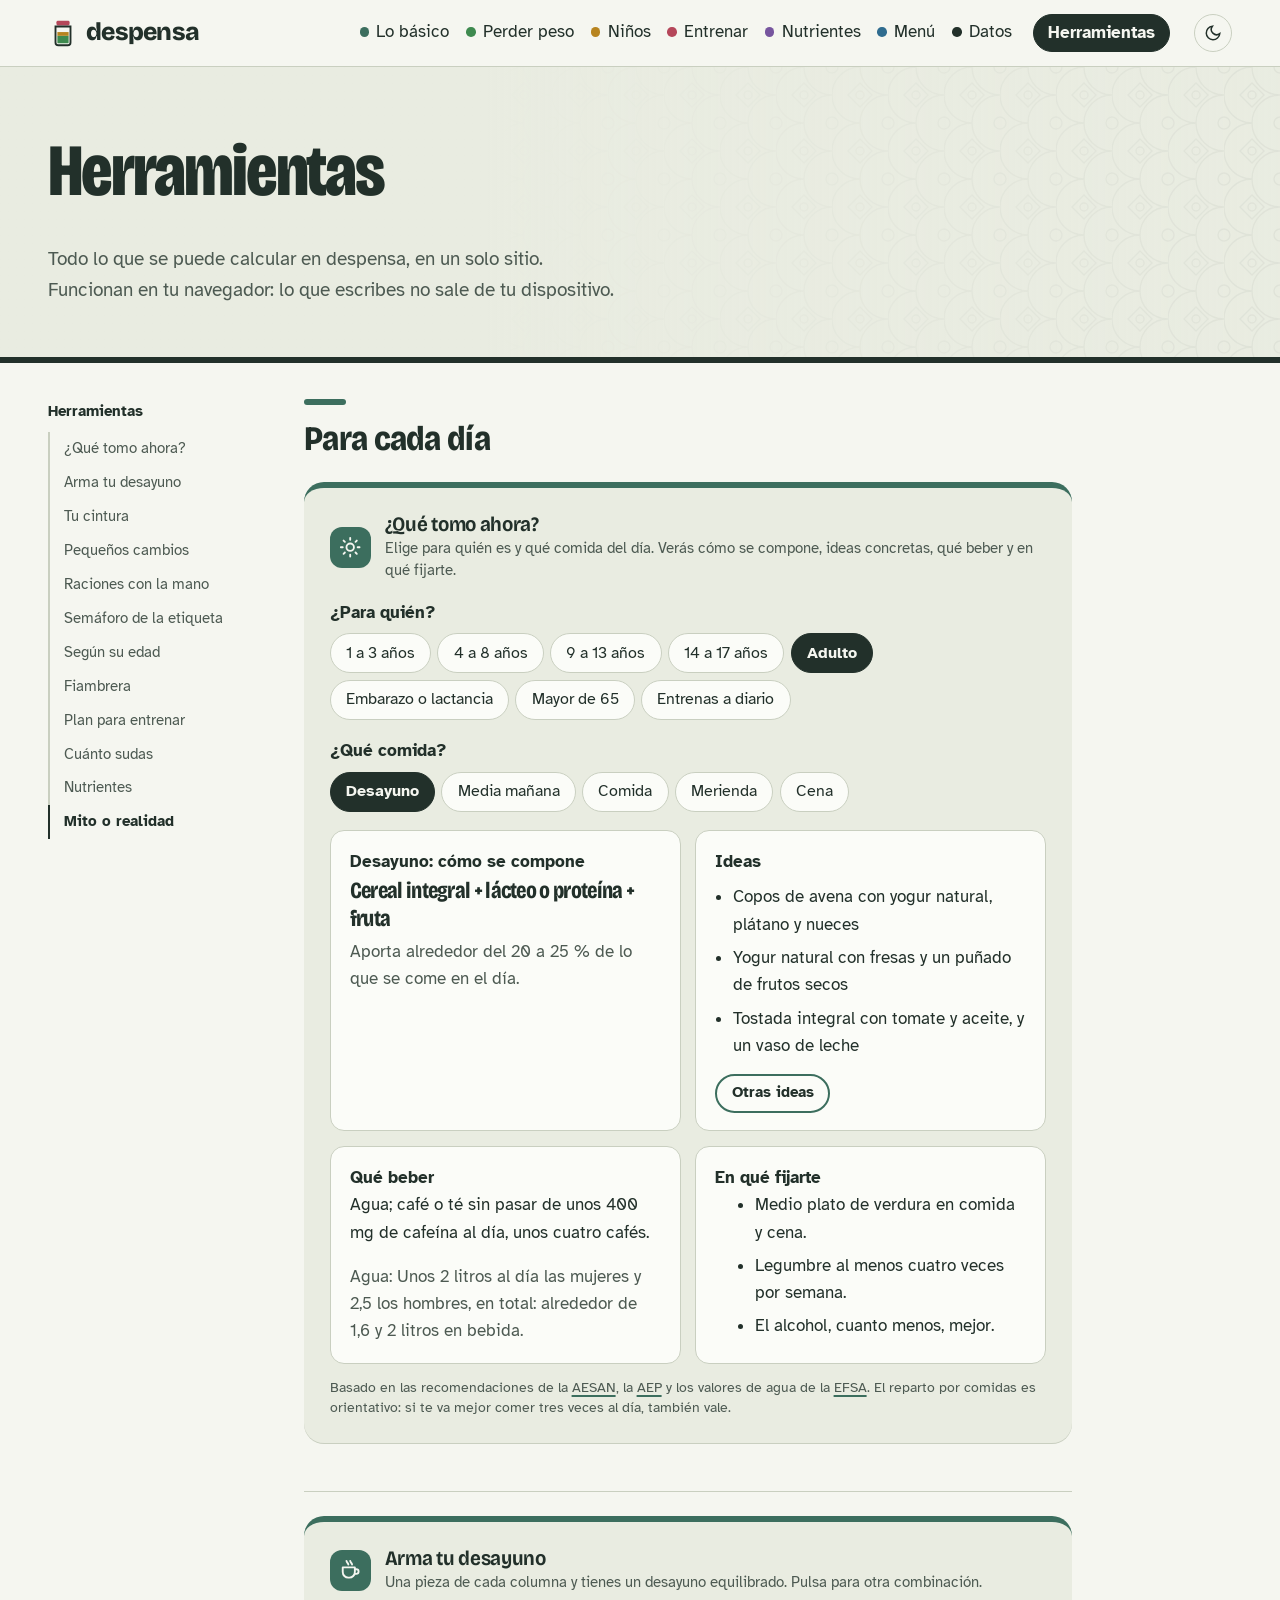
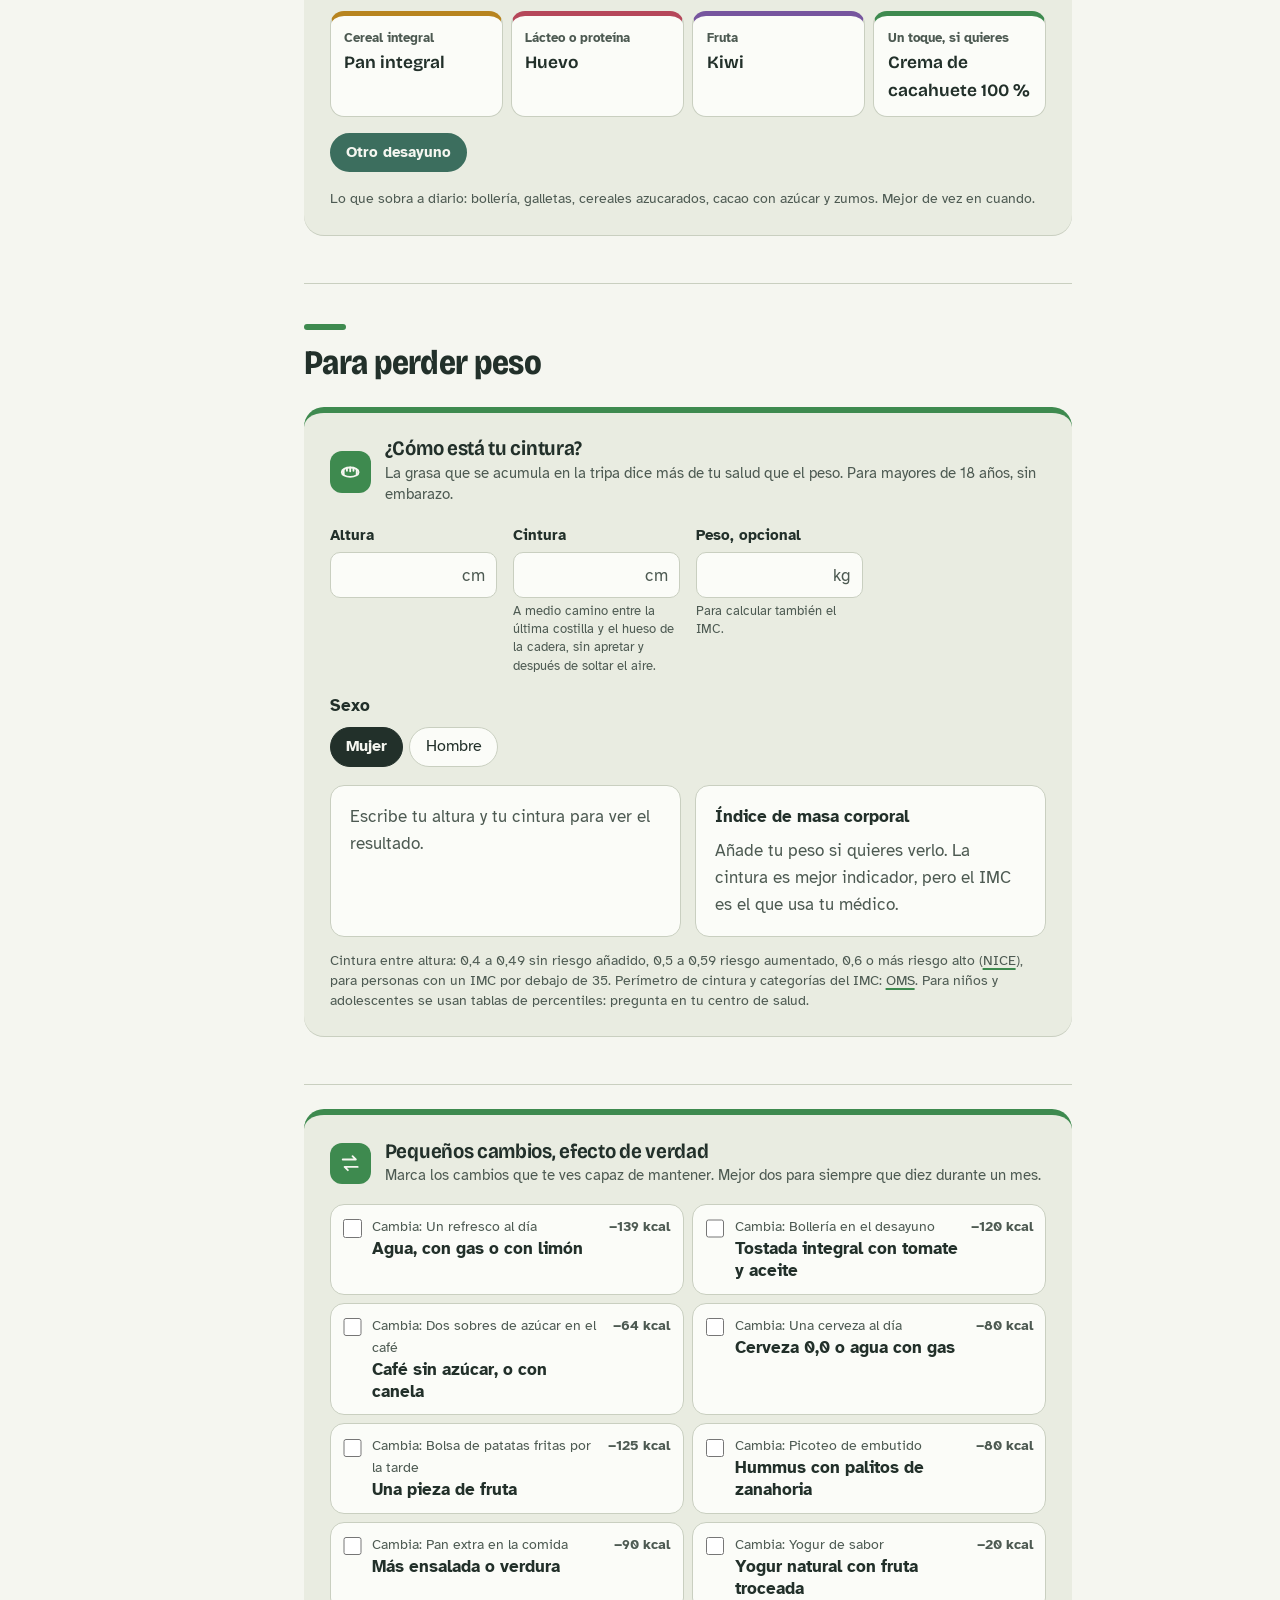
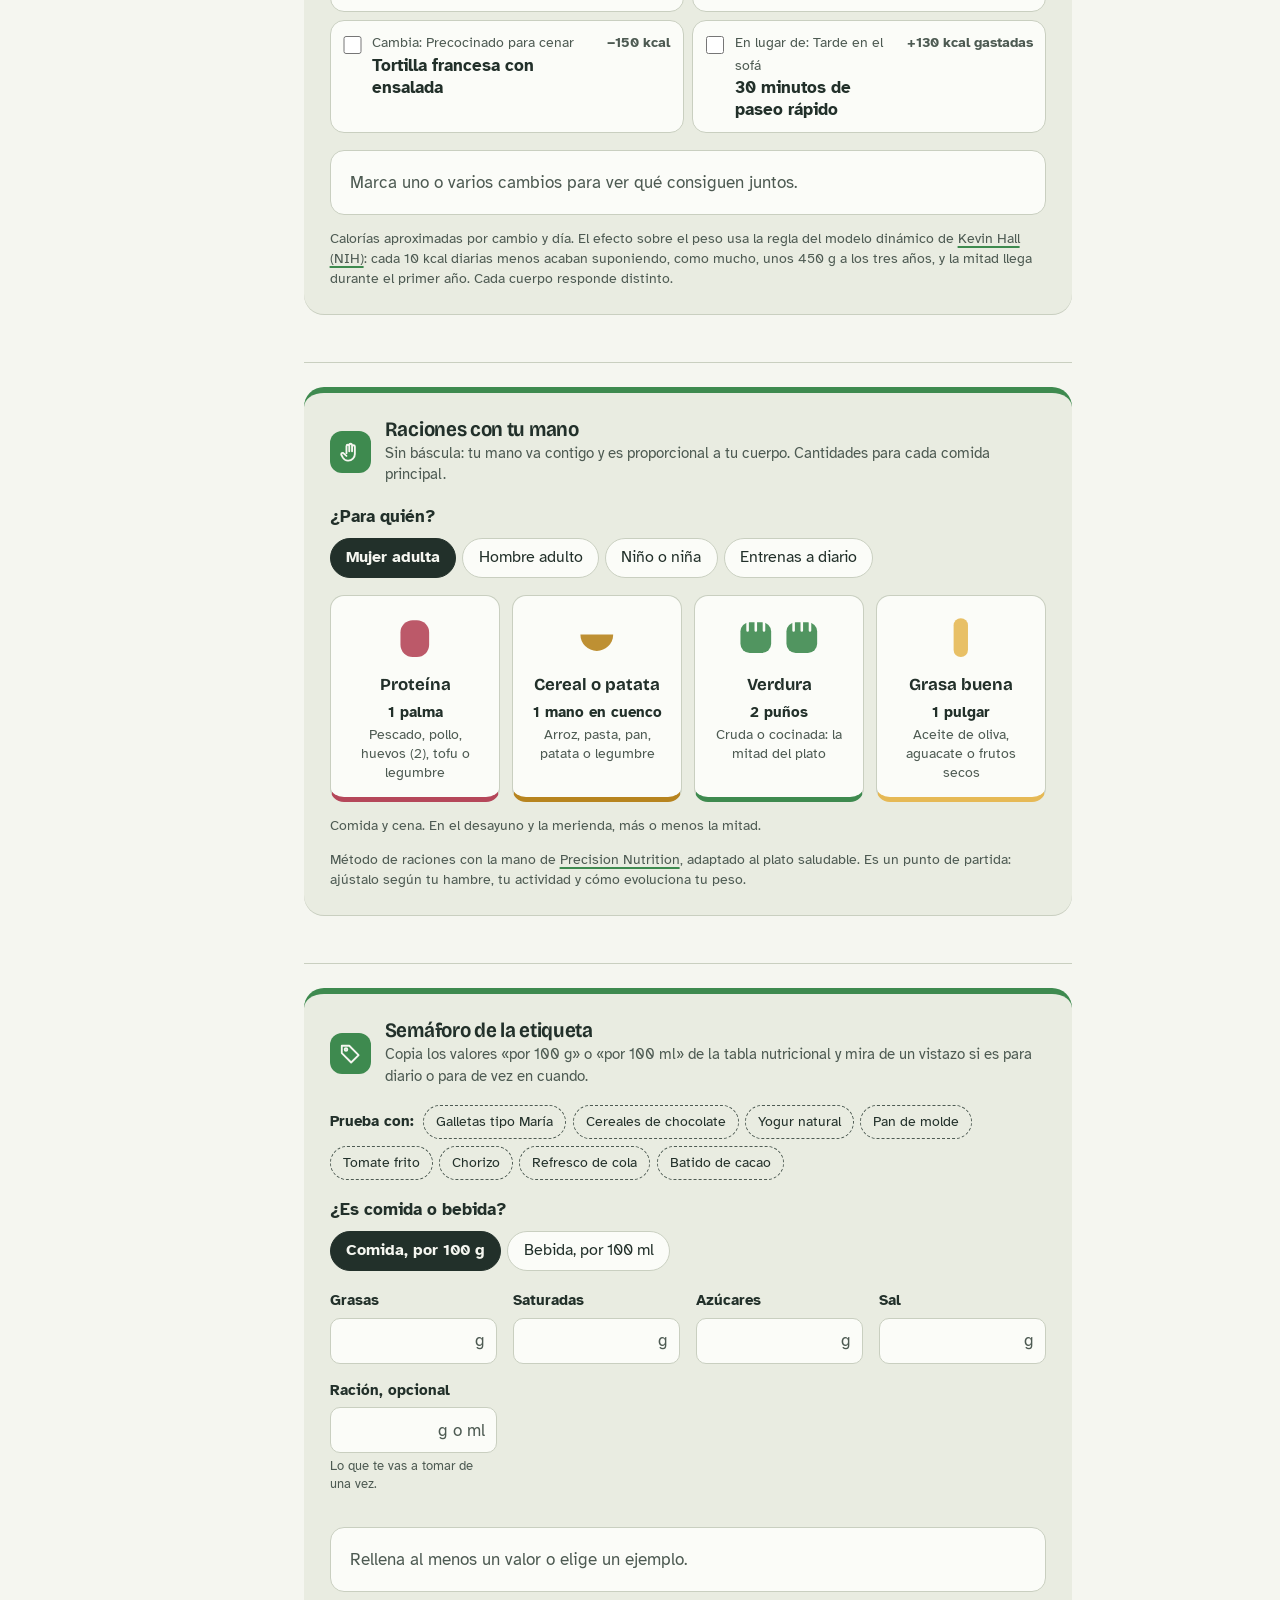
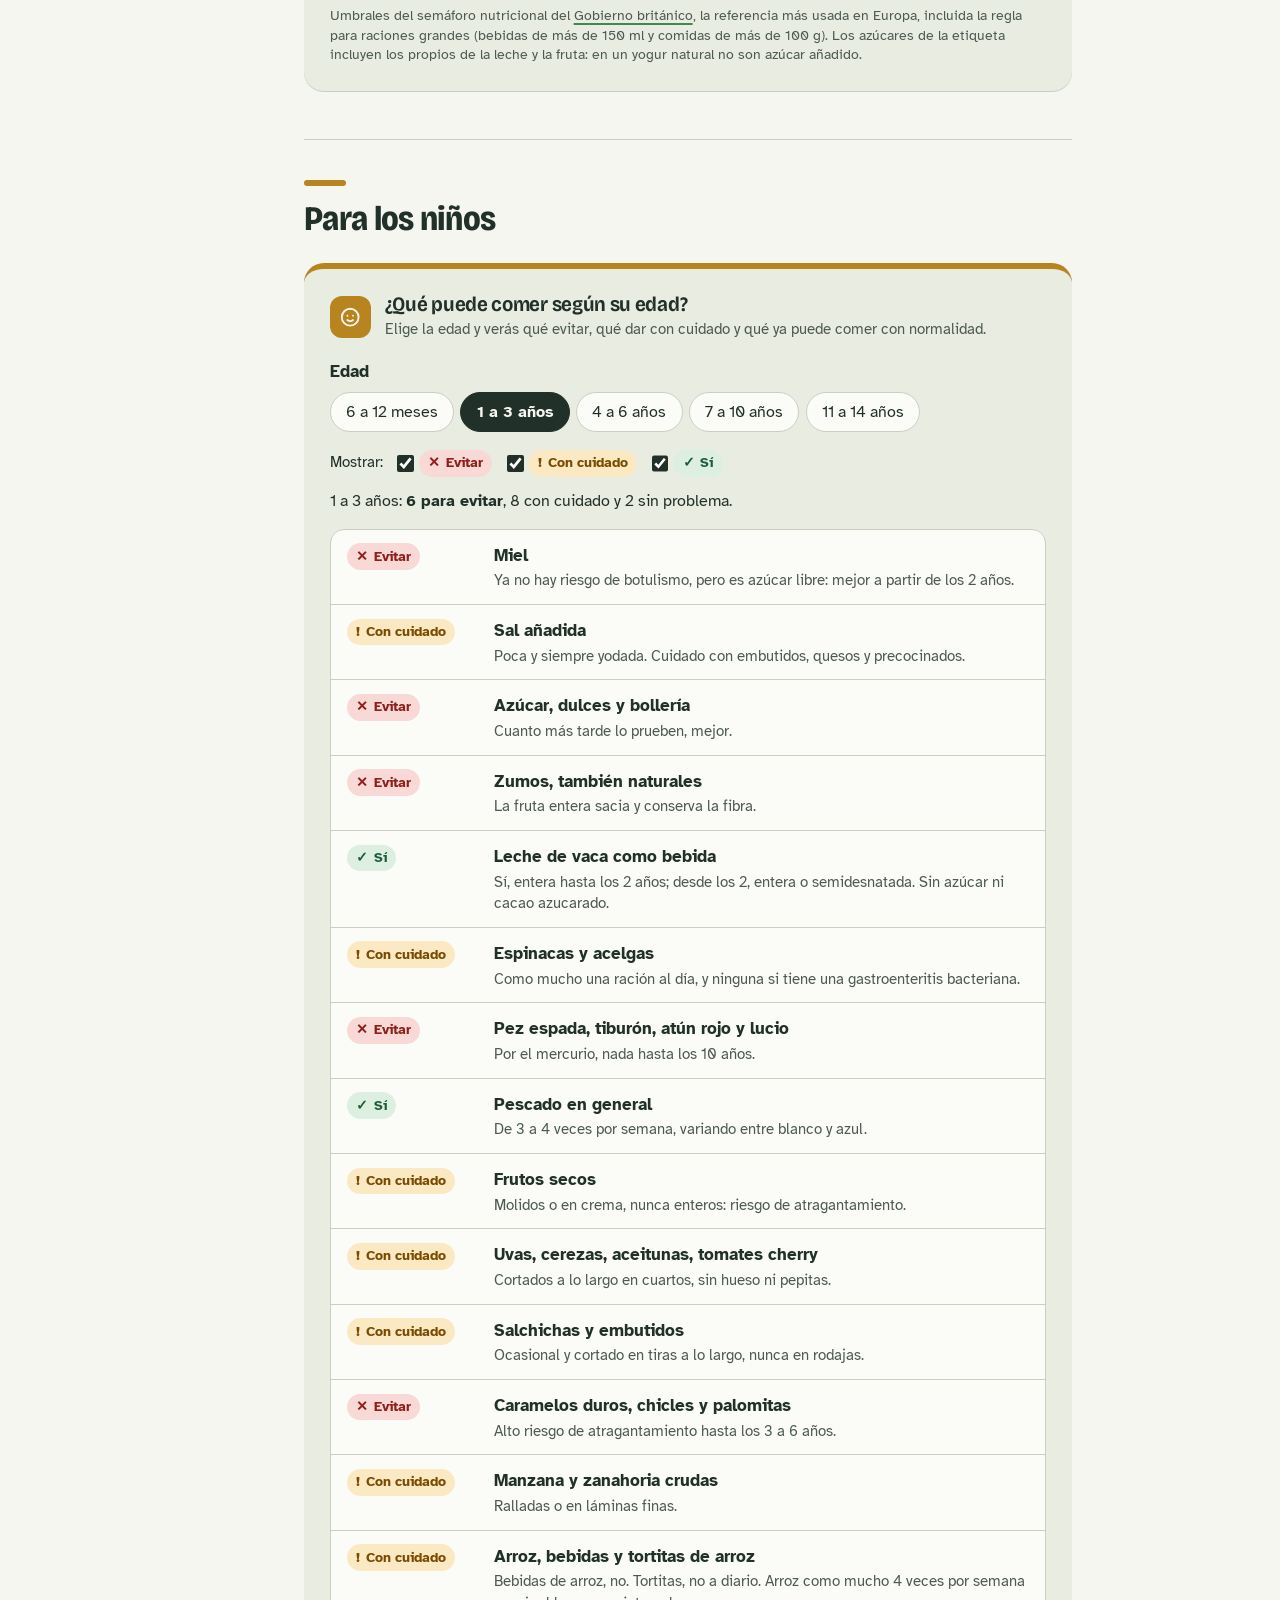
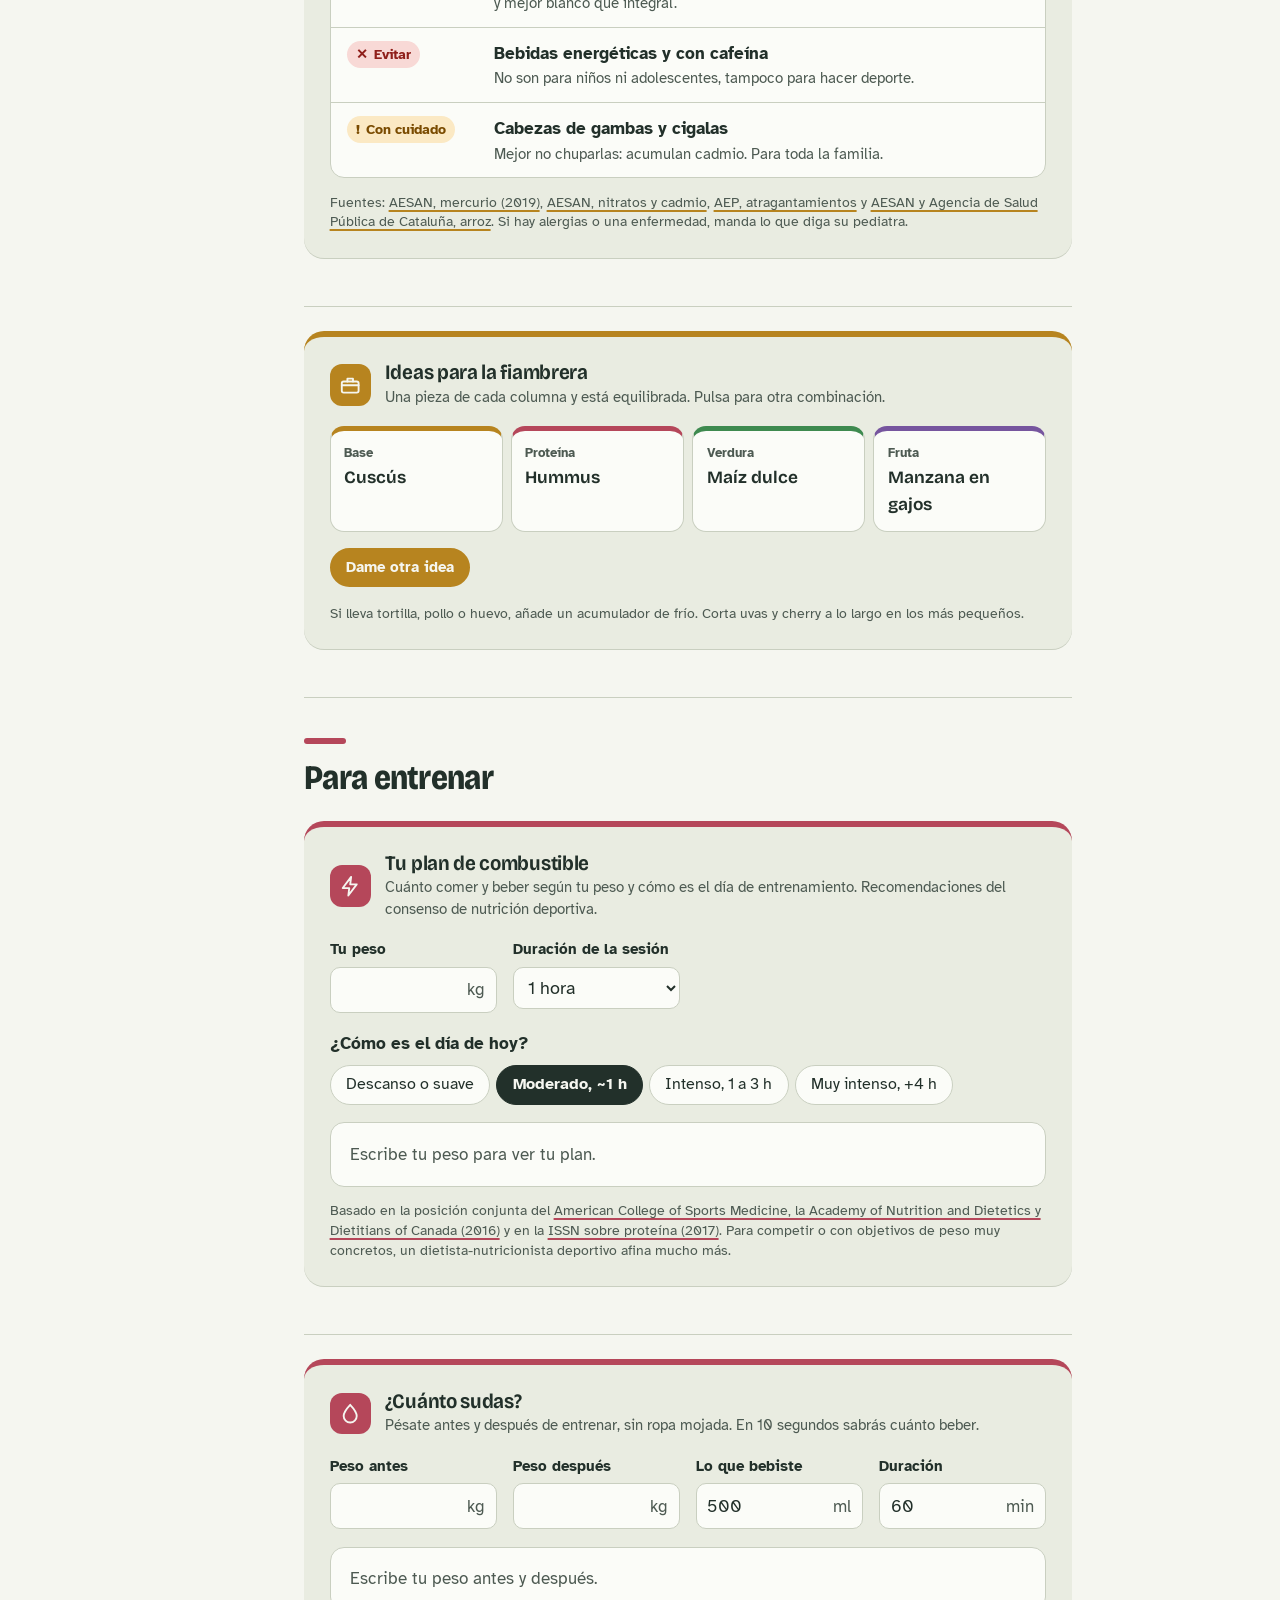
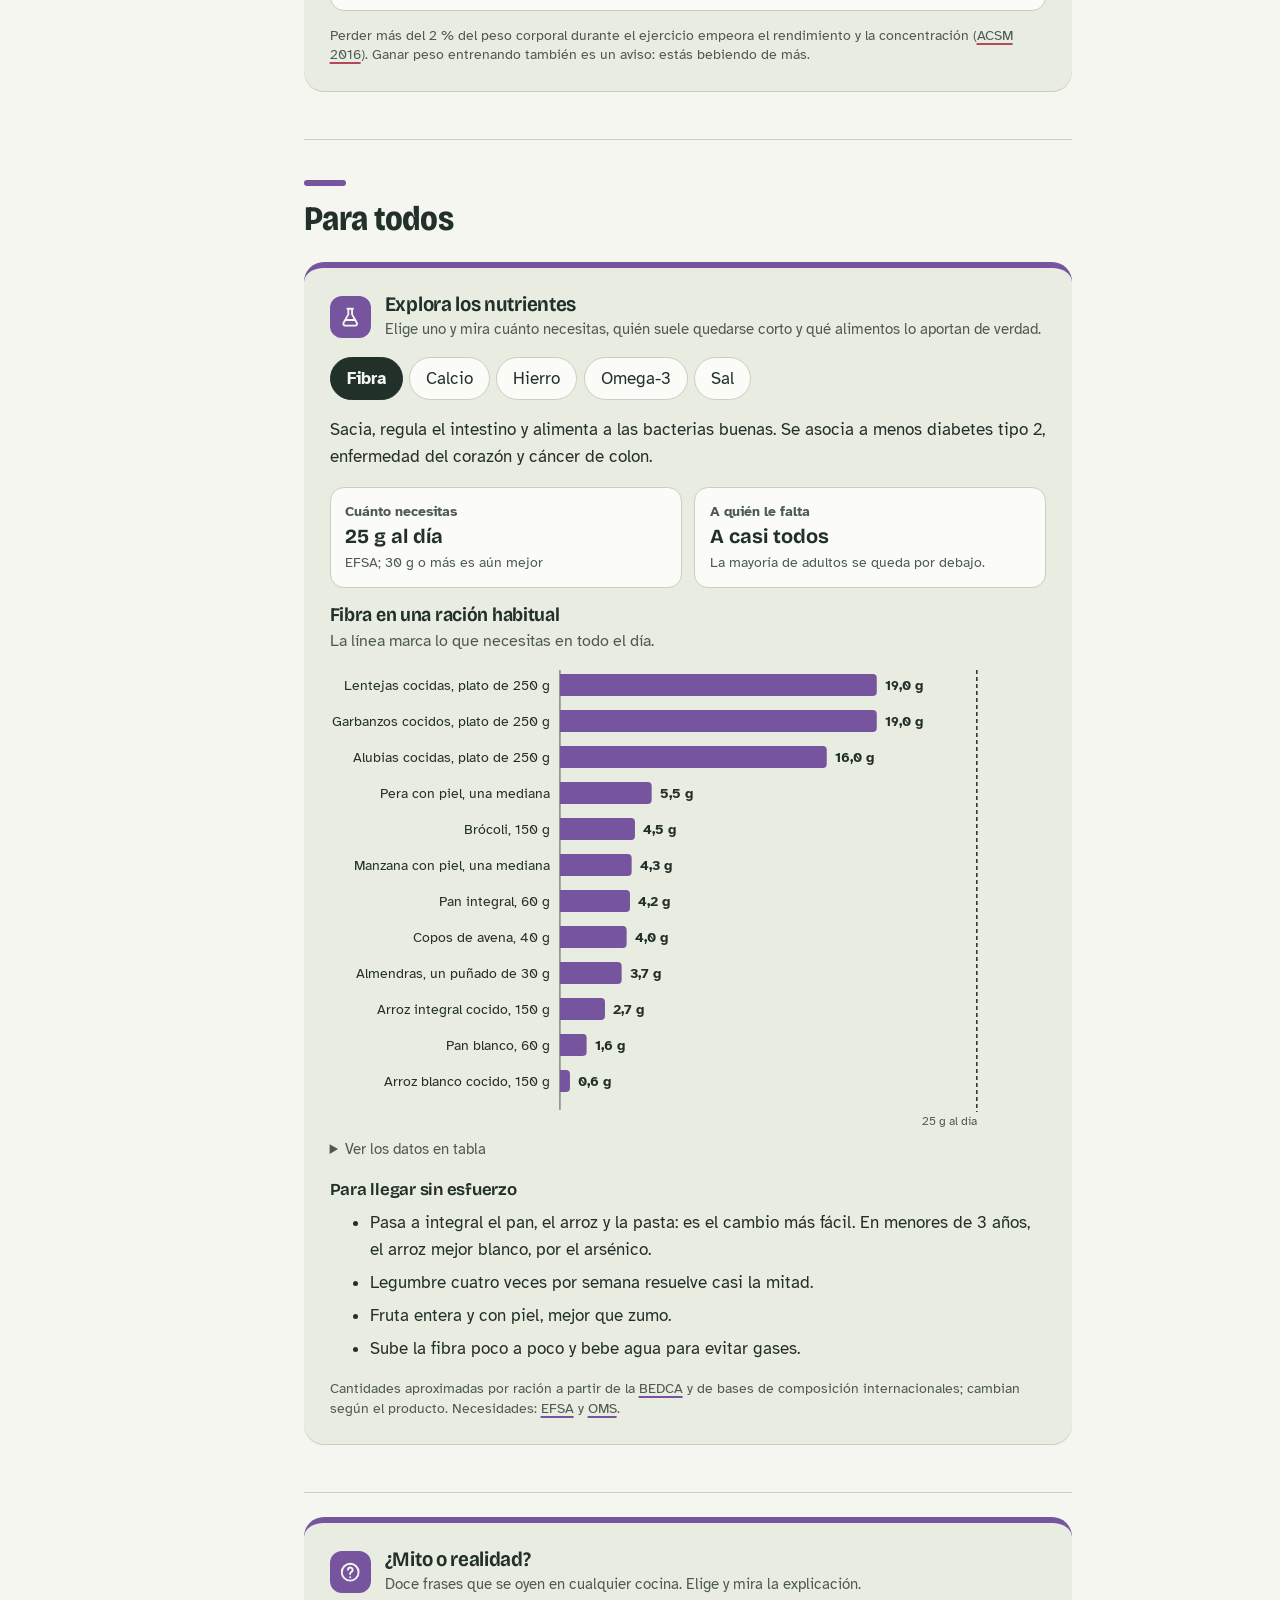
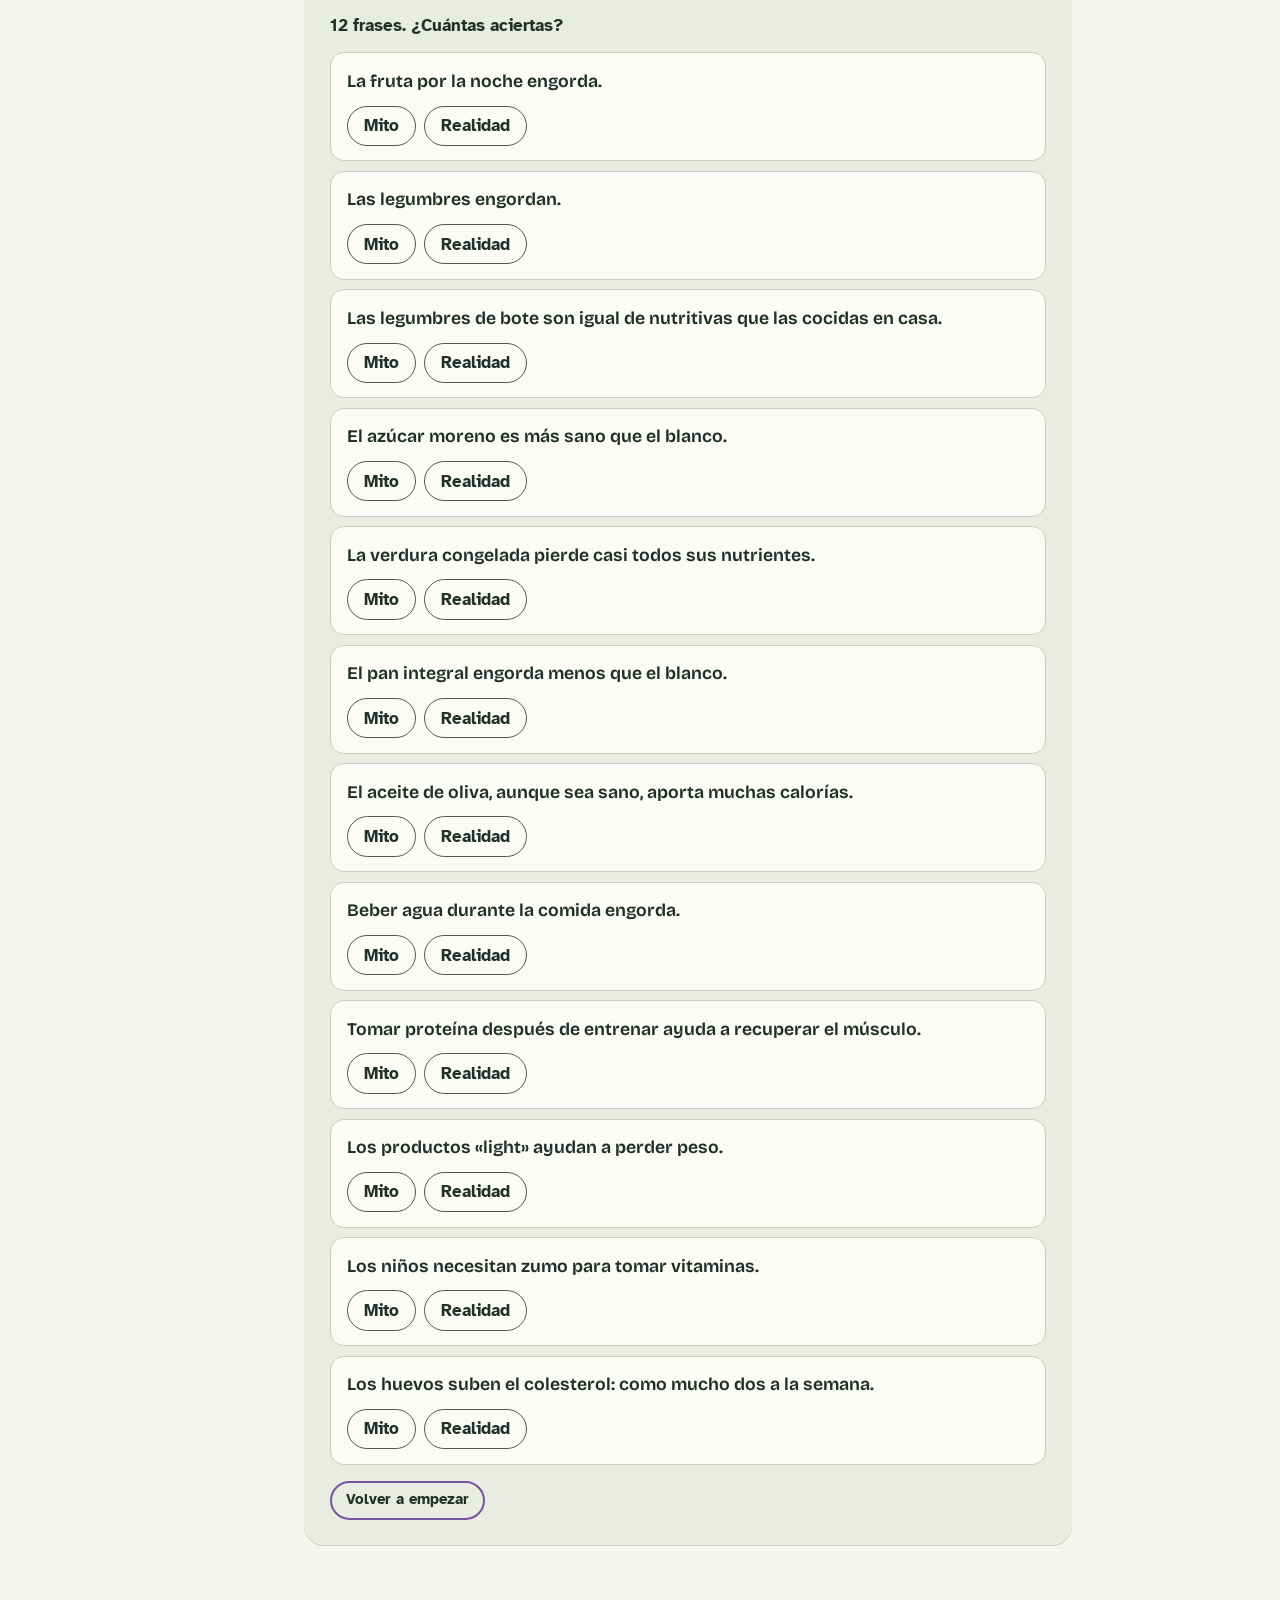
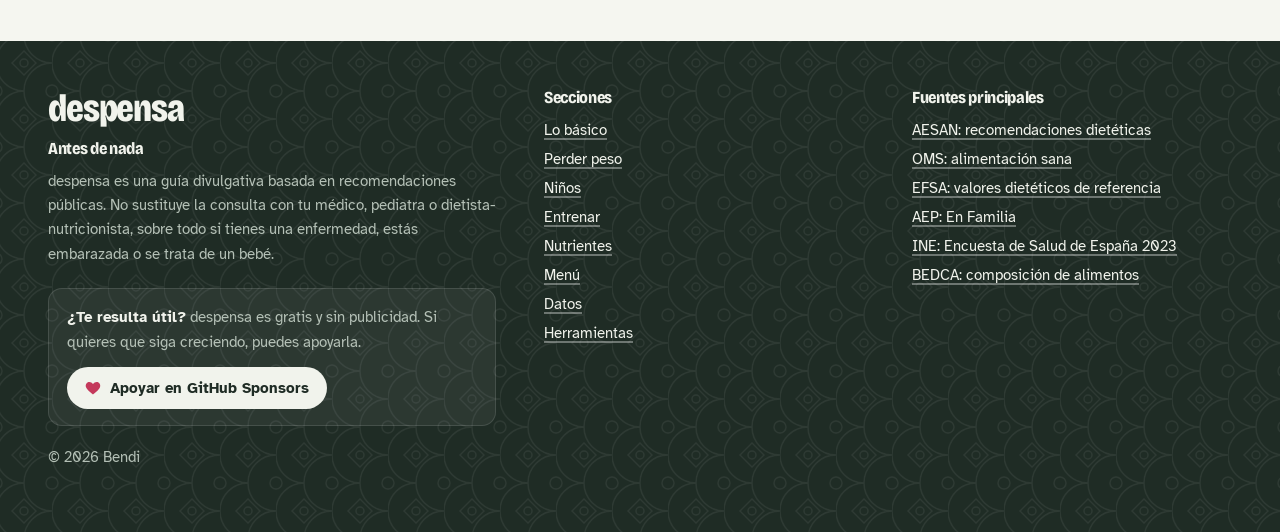
<file: herramientas.html>
<!doctype html>
<html lang="es">
<head>
  <meta charset="utf-8">
  <meta name="viewport" content="width=device-width, initial-scale=1">
  <title>Herramientas · despensa</title>
  <meta name="description" content="Calculadoras de nutrición: cintura, pequeños cambios, etiquetas, raciones, plan deportivo, sudor, edad y nutrientes.">
  <meta name="theme-color" content="#f5f6f0" media="(prefers-color-scheme: light)">
  <meta name="theme-color" content="#161c18" media="(prefers-color-scheme: dark)">
  <link rel="canonical" href="https://serbenda.github.io/despensa/herramientas.html">
  <meta property="og:type" content="website">
  <meta property="og:locale" content="es_ES">
  <meta property="og:site_name" content="despensa">
  <meta property="og:title" content="Herramientas · despensa">
  <meta property="og:description" content="Calculadoras de nutrición: cintura, pequeños cambios, etiquetas, raciones, plan deportivo, sudor, edad y nutrientes.">
  <meta property="og:url" content="https://serbenda.github.io/despensa/herramientas.html">
  <meta property="og:image" content="https://serbenda.github.io/despensa/img/social.png">
  <meta property="og:image:width" content="1200">
  <meta property="og:image:height" content="630">
  <meta name="twitter:card" content="summary_large_image">
  <link rel="icon" href="img/tarro.svg" type="image/svg+xml">
  <link rel="preconnect" href="https://fonts.googleapis.com">
  <link rel="preconnect" href="https://fonts.gstatic.com" crossorigin>
  <link href="https://fonts.googleapis.com/css2?family=Atkinson+Hyperlegible:wght@400;700&family=Bricolage+Grotesque:opsz,wdth,wght@12..96,75..100,500..800&display=swap" rel="stylesheet">
  <link rel="stylesheet" href="css/estilos.css">
</head>
<body data-pagina="herramientas" class="s-herramientas">
  <main id="principal">
    <header class="cabecera-seccion">
      <div class="envoltorio">
        <h1>Herramientas</h1>
        <p class="entradilla">Todo lo que se puede calcular en despensa, en un solo sitio. Funcionan en tu navegador: lo que escribes no sale de tu dispositivo.</p>
      </div>
    </header>

    <div class="envoltorio cuerpo">
      <nav class="indice" aria-label="Herramientas">
        <p>Herramientas</p>
        <ol>
          <li><a href="#dia">¿Qué tomo ahora?</a></li>
          <li><a href="#desayuno">Arma tu desayuno</a></li>
          <li><a href="#cintura">Tu cintura</a></li>
          <li><a href="#cambios">Pequeños cambios</a></li>
          <li><a href="#manos">Raciones con la mano</a></li>
          <li><a href="#etiqueta">Semáforo de la etiqueta</a></li>
          <li><a href="#edad">Según su edad</a></li>
          <li><a href="#fiambrera">Fiambrera</a></li>
          <li><a href="#deporte">Plan para entrenar</a></li>
          <li><a href="#sudor">Cuánto sudas</a></li>
          <li><a href="#nutrientes">Nutrientes</a></li>
          <li><a href="#mitos">Mito o realidad</a></li>
        </ol>
      </nav>

      <div class="contenido">
        <section id="dia" class="s-basico"><h2>Para cada día</h2><div data-herramienta="dia"></div></section>
        <section id="desayuno" class="s-basico"><div data-herramienta="desayuno"></div></section>
        <section id="cintura" class="s-peso"><h2>Para perder peso</h2><div data-herramienta="cintura"></div></section>
        <section id="cambios" class="s-peso"><div data-herramienta="cambios"></div></section>
        <section id="manos" class="s-peso"><div data-herramienta="manos"></div></section>
        <section id="etiqueta" class="s-peso"><div data-herramienta="etiqueta"></div></section>
        <section id="edad" class="s-ninos"><h2>Para los niños</h2><div data-herramienta="edad"></div></section>
        <section id="fiambrera" class="s-ninos"><div data-herramienta="fiambrera"></div></section>
        <section id="deporte" class="s-entrenar"><h2>Para entrenar</h2><div data-herramienta="deporte"></div></section>
        <section id="sudor" class="s-entrenar"><div data-herramienta="sudor"></div></section>
        <section id="nutrientes" class="s-nutrientes"><h2>Para todos</h2><div data-herramienta="nutrientes"></div></section>
        <section id="mitos" class="s-nutrientes"><div data-herramienta="mitos"></div></section>
      </div>
    </div>
  </main>

  <script src="js/comun.js"></script>
  <script src="js/graficos.js"></script>
  <script src="js/herramientas.js"></script>
<!-- Contador de visitas anónimo (GoatCounter): sin cookies ni datos personales -->
<script data-goatcounter="https://serbenda.goatcounter.com/count" async src="https://gc.zgo.at/count.js"></script>
</body>
</html>
</file>
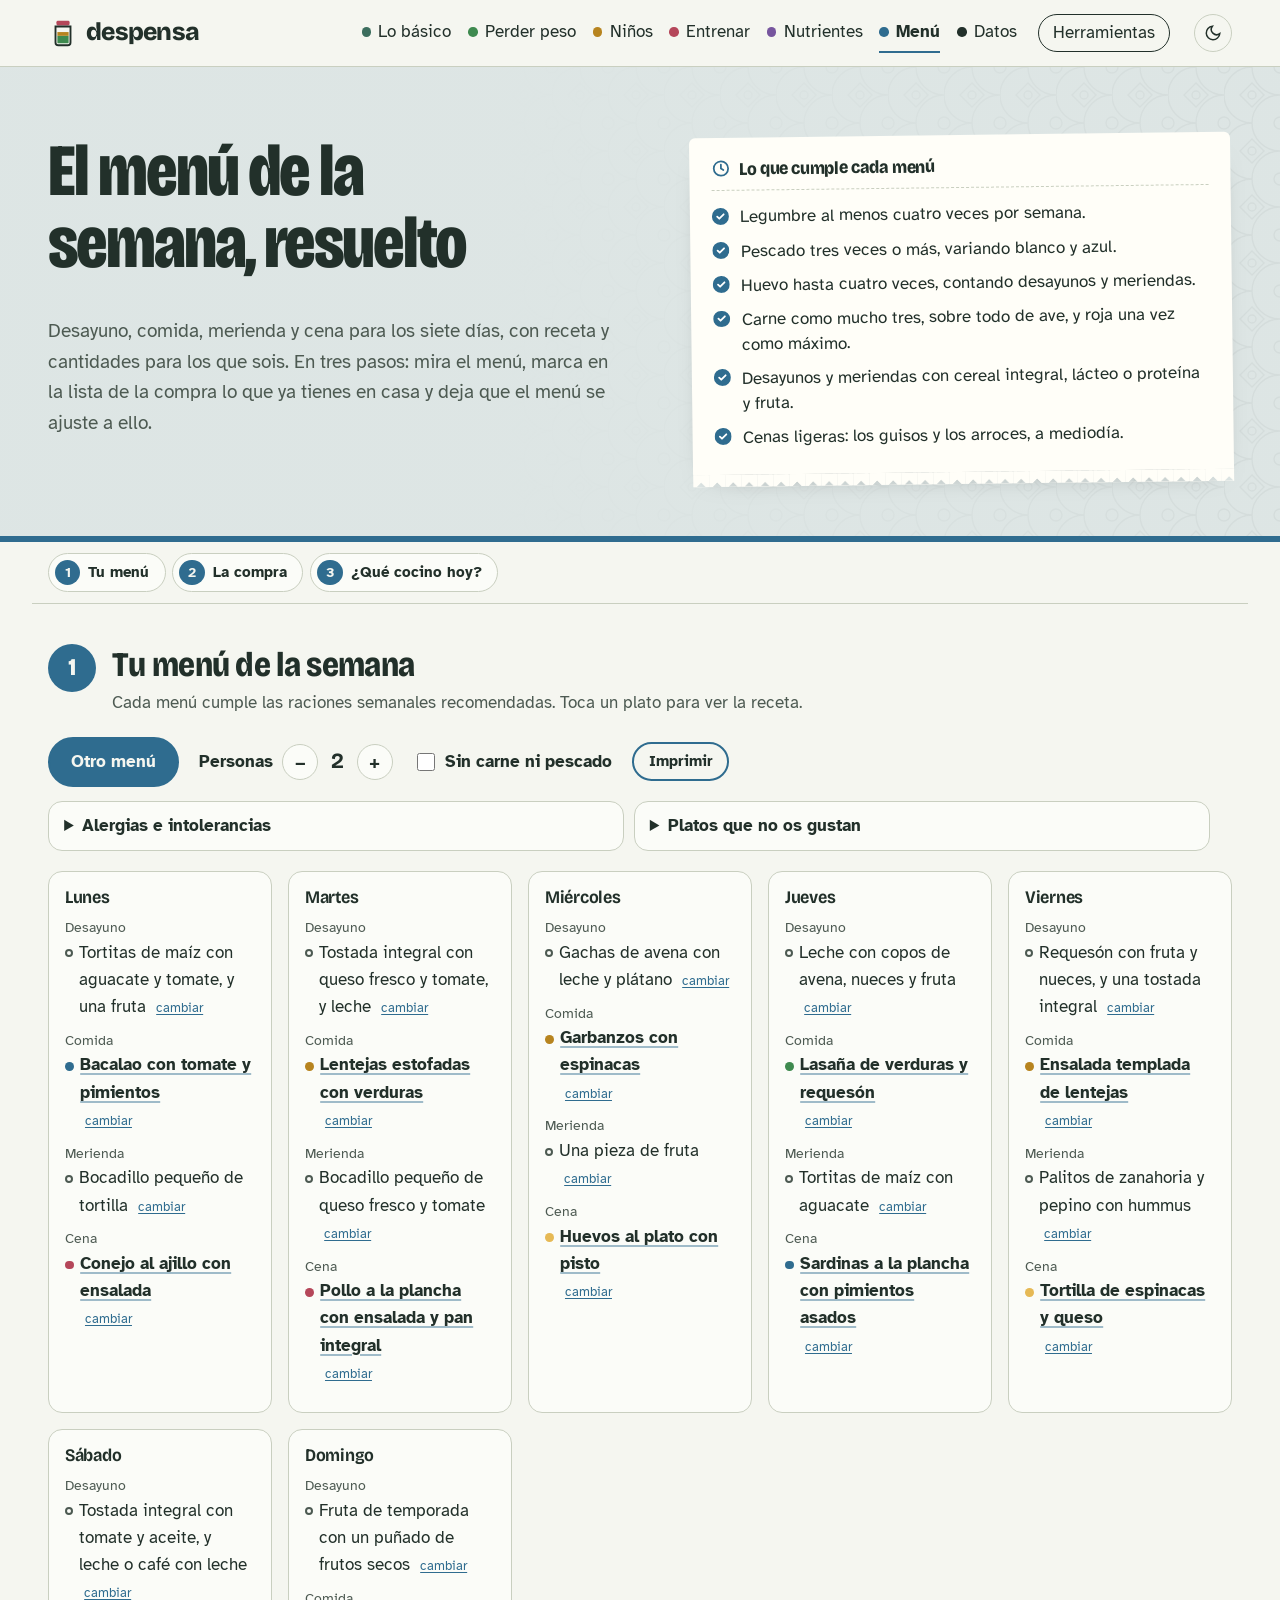
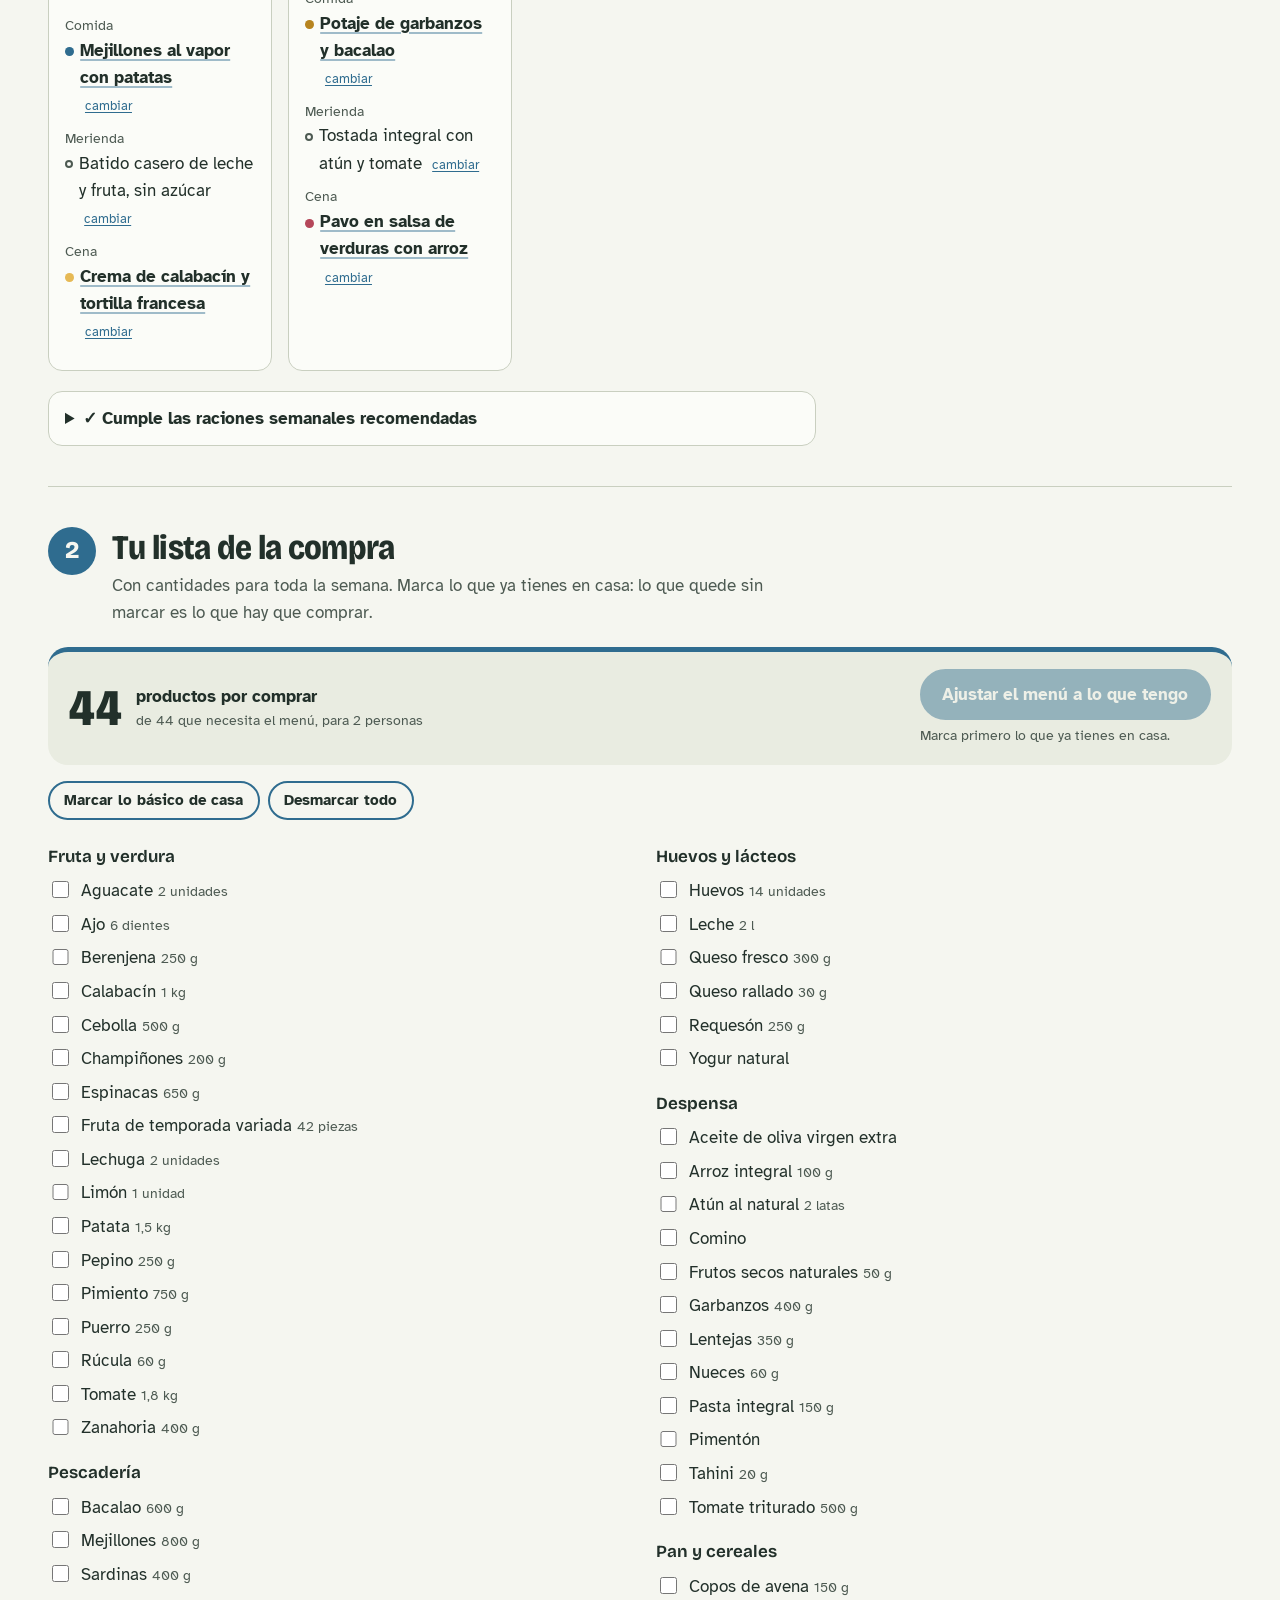
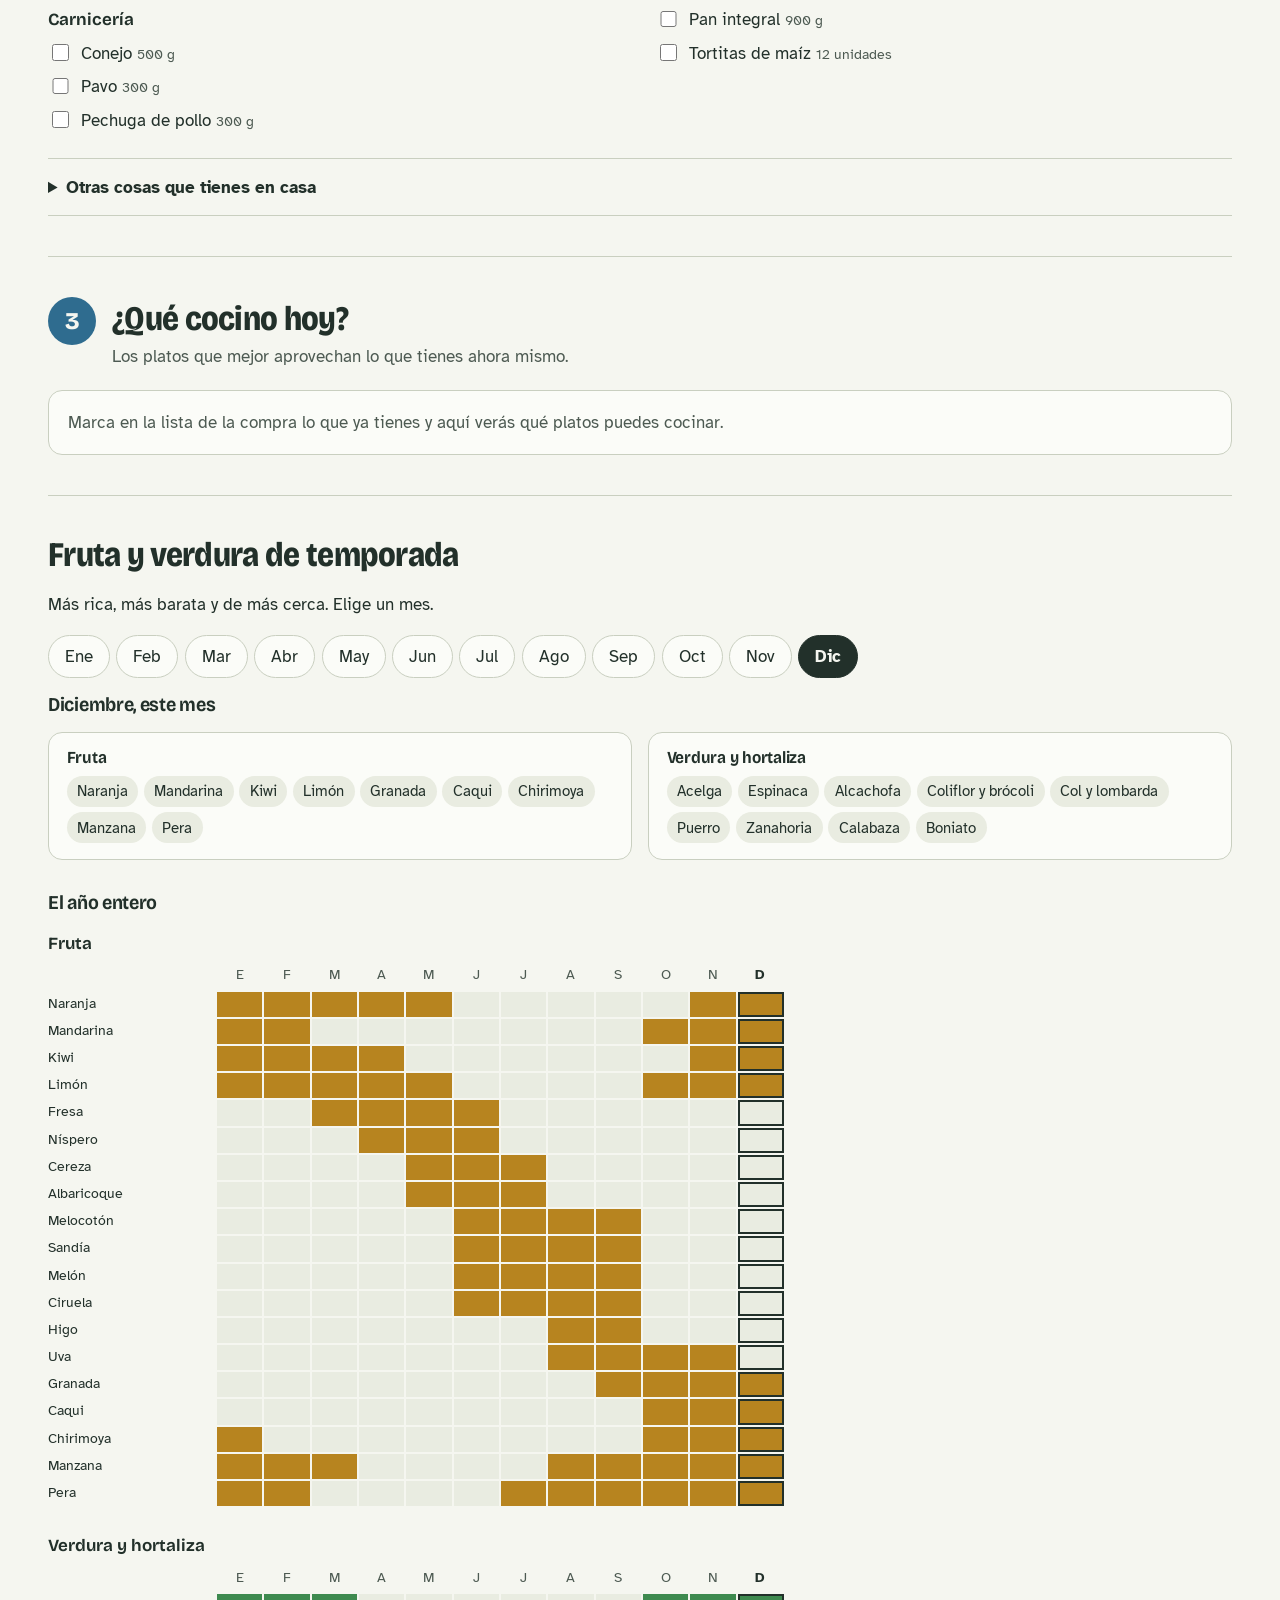
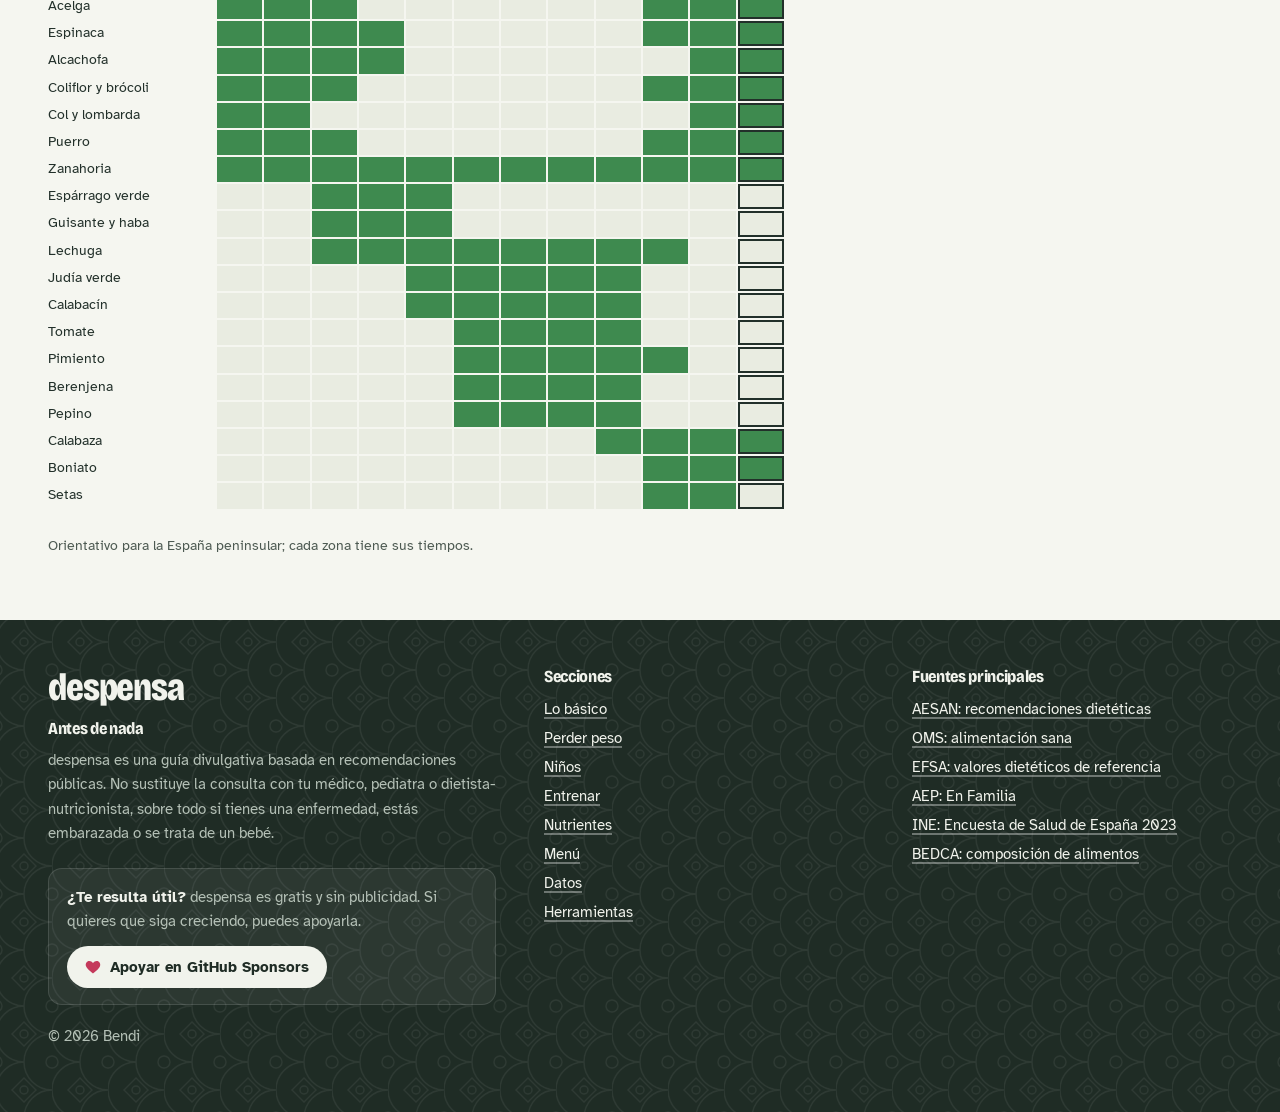
<file: menu.html>
<!doctype html>
<html lang="es">
<head>
  <meta charset="utf-8">
  <meta name="viewport" content="width=device-width, initial-scale=1">
  <title>Menú y compra · despensa</title>
  <meta name="description" content="Genera un menú semanal equilibrado para toda la familia y la lista de la compra marcable.">
  <meta name="theme-color" content="#f5f6f0" media="(prefers-color-scheme: light)">
  <meta name="theme-color" content="#161c18" media="(prefers-color-scheme: dark)">
  <link rel="canonical" href="https://serbenda.github.io/despensa/menu.html">
  <meta property="og:type" content="website">
  <meta property="og:locale" content="es_ES">
  <meta property="og:site_name" content="despensa">
  <meta property="og:title" content="Menú semanal y lista de la compra · despensa">
  <meta property="og:description" content="Menú equilibrado para toda la familia según la AESAN, lista de la compra y fruta y verdura de temporada.">
  <meta property="og:url" content="https://serbenda.github.io/despensa/menu.html">
  <meta property="og:image" content="https://serbenda.github.io/despensa/img/social.png">
  <meta property="og:image:width" content="1200">
  <meta property="og:image:height" content="630">
  <meta name="twitter:card" content="summary_large_image">
  <link rel="icon" href="img/tarro.svg" type="image/svg+xml">
  <link rel="preconnect" href="https://fonts.googleapis.com">
  <link rel="preconnect" href="https://fonts.gstatic.com" crossorigin>
  <link href="https://fonts.googleapis.com/css2?family=Atkinson+Hyperlegible:wght@400;700&family=Bricolage+Grotesque:opsz,wdth,wght@12..96,75..100,500..800&display=swap" rel="stylesheet">
  <link rel="stylesheet" href="css/estilos.css">
</head>
<body data-pagina="menu" class="s-menu">
  <main id="principal">
    <header class="cabecera-seccion">
      <div class="envoltorio con-esencial">
        <div>
          <h1>El menú de la semana, resuelto</h1>
          <p class="entradilla">Desayuno, comida, merienda y cena para los siete días, con receta y cantidades para los que sois. En tres pasos: mira el menú, marca en la lista de la compra lo que ya tienes en casa y deja que el menú se ajuste a ello.</p>
        </div>
        <aside class="esencial" aria-labelledby="e-t">
          <h2 id="e-t"><svg viewBox="0 0 24 24" fill="none" stroke="currentColor" stroke-width="2.2" stroke-linecap="round" aria-hidden="true"><circle cx="12" cy="12" r="9"/><path d="M12 7v5l3 2"/></svg>Lo que cumple cada menú</h2>
          <ul>
            <li>Legumbre al menos cuatro veces por semana.</li>
            <li>Pescado tres veces o más, variando blanco y azul.</li>
            <li>Huevo hasta cuatro veces, contando desayunos y meriendas.</li>
            <li>Carne como mucho tres, sobre todo de ave, y roja una vez como máximo.</li>
            <li>Desayunos y meriendas con cereal integral, lácteo o proteína y fruta.</li>
            <li>Cenas ligeras: los guisos y los arroces, a mediodía.</li>
          </ul>
        </aside>
      </div>
    </header>

    <div class="envoltorio menu-pasos">
      <nav class="pasos" aria-label="Pasos">
        <a href="#paso-menu"><b>1</b>Tu menú</a>
        <a href="#paso-compra"><b>2</b>La compra</a>
        <a href="#paso-hoy"><b>3</b>¿Qué cocino hoy?</a>
      </nav>

      <section class="paso" id="paso-menu" aria-labelledby="t-semana">
        <header class="paso-cabeza">
          <span class="paso-num" aria-hidden="true">1</span>
          <div><h2 id="t-semana">Tu menú de la semana</h2><p id="nota-menu" aria-live="polite"></p></div>
        </header>
        <div class="barra-menu">
          <button class="boton" type="button" id="nuevo">Otro menú</button>
          <div class="contador-personas" role="group" aria-labelledby="personas-t">
            <span id="personas-t">Personas</span>
            <button type="button" id="menos" aria-label="Una persona menos">−</button>
            <output id="personas" aria-live="polite">2</output>
            <button type="button" id="mas" aria-label="Una persona más">+</button>
          </div>
          <label class="interruptor"><input type="checkbox" id="vegetariano"> Sin carne ni pescado</label>
          <button class="boton secundario pequeno" type="button" id="imprimir">Imprimir</button>
        </div>
        <div class="ajustes-menu">
          <details class="ajuste">
            <summary>Alergias e intolerancias <span id="alergias-cuenta"></span></summary>
            <div class="ajuste-dentro">
              <p class="suave">Los platos con lo que marques no saldrán nunca, ni en desayunos ni en meriendas. Revisa siempre las etiquetas: un mismo producto puede llevar trazas según la marca.</p>
              <div class="chips" id="alergias"></div>
            </div>
          </details>
          <details class="ajuste">
            <summary>Platos que no os gustan <span id="vetados-cuenta"></span></summary>
            <div class="ajuste-dentro"><ul class="vetados" id="vetados"></ul></div>
          </details>
        </div>
        <p class="semana-pista">Desliza para ver todos los días.</p>
        <div class="semana" id="semana" aria-live="polite"></div>
        <details class="recuento-det">
          <summary id="recuento-resumen"></summary>
          <ul class="recuento" id="recuento" aria-label="Recuento de la semana"></ul>
          <p class="suave">Cada día, además: al menos tres raciones de verdura, dos o tres de fruta, agua para beber y aceite de oliva para cocinar. Frutos secos naturales, tres puñados o más a la semana. Recomendaciones de la <a href="https://www.aesan.gob.es/AECOSAN/web/noticias_y_actualizaciones/noticias/2022/recomendaciones_dieteticas.htm">AESAN</a>.</p>
        </details>
      </section>

      <section class="paso" id="paso-compra" aria-labelledby="t-compra">
        <header class="paso-cabeza">
          <span class="paso-num" aria-hidden="true">2</span>
          <div><h2 id="t-compra">Tu lista de la compra</h2><p>Con cantidades para toda la semana. Marca lo que ya tienes en casa: lo que quede sin marcar es lo que hay que comprar.</p></div>
        </header>
        <div class="compra-cabeza">
          <div class="compra-contador" id="compra-contador" aria-live="polite"></div>
          <div class="compra-ajustar">
            <button class="boton" type="button" id="ajustar">Ajustar el menú a lo que tengo</button>
            <small id="ajustar-ayuda" aria-live="polite"></small>
          </div>
        </div>
        <div class="compra-secundarios">
          <button class="boton secundario pequeno" type="button" id="basicos-casa">Marcar lo básico de casa</button>
          <button class="boton secundario pequeno" type="button" id="desmarcar">Desmarcar todo</button>
        </div>
        <ul class="compra" id="compra"></ul>
        <details class="otros">
          <summary>Otras cosas que tienes en casa <span id="otros-cuenta"></span></summary>
          <div class="otros-dentro">
            <p class="suave">Marca aquí lo que tengas aunque este menú no lo use: al ajustar el menú también se tendrá en cuenta.</p>
            <div class="campo"><label for="buscar-otros">Buscar</label>
              <div class="con-unidad"><input id="buscar-otros" type="search" placeholder="Ej.: garbanzos" autocomplete="off"></div></div>
            <ul class="compra" id="otros"></ul>
          </div>
        </details>
      </section>

      <section class="paso" id="paso-hoy" aria-labelledby="t-hoy">
        <header class="paso-cabeza">
          <span class="paso-num" aria-hidden="true">3</span>
          <div><h2 id="t-hoy">¿Qué cocino hoy?</h2><p>Los platos que mejor aprovechan lo que tienes ahora mismo.</p></div>
        </header>
        <div id="hoy" class="resultado" aria-live="polite"></div>
      </section>

      <section class="paso paso-extra" id="temporada" aria-labelledby="t-temporada">
        <h2 id="t-temporada">Fruta y verdura de temporada</h2>
        <p class="medida">Más rica, más barata y de más cerca. Elige un mes.</p>
        <div class="meses" role="tablist" aria-label="Mes" id="meses"></div>
        <div class="temporada" id="temporada-lista" role="tabpanel" aria-live="polite"></div>
        <p class="grafico-fuente">Orientativo para la España peninsular; cada zona tiene sus tiempos.</p>
      </section>
    </div>
  </main>

  <script src="js/comun.js"></script>
  <dialog class="ficha" id="ficha" aria-labelledby="ficha-titulo">
    <div class="ficha-dentro">
      <button type="button" class="ficha-cerrar" aria-label="Cerrar">×</button>
      <div id="ficha-cuerpo"></div>
      <div class="ficha-acciones">
        <button type="button" class="boton" id="ficha-cambiar">Cambiar este plato</button>
        <button type="button" class="boton secundario" id="ficha-vetar">No nos gusta</button>
      </div>
    </div>
  </dialog>

  <script src="js/platos.js"></script>
  <script src="js/recetas.js"></script>
  <script src="js/menu.js"></script>
  <script src="js/temporada.js"></script>
<!-- Contador de visitas anónimo (GoatCounter): sin cookies ni datos personales -->
<script data-goatcounter="https://serbenda.goatcounter.com/count" async src="https://gc.zgo.at/count.js"></script>
</body>
</html>
</file>
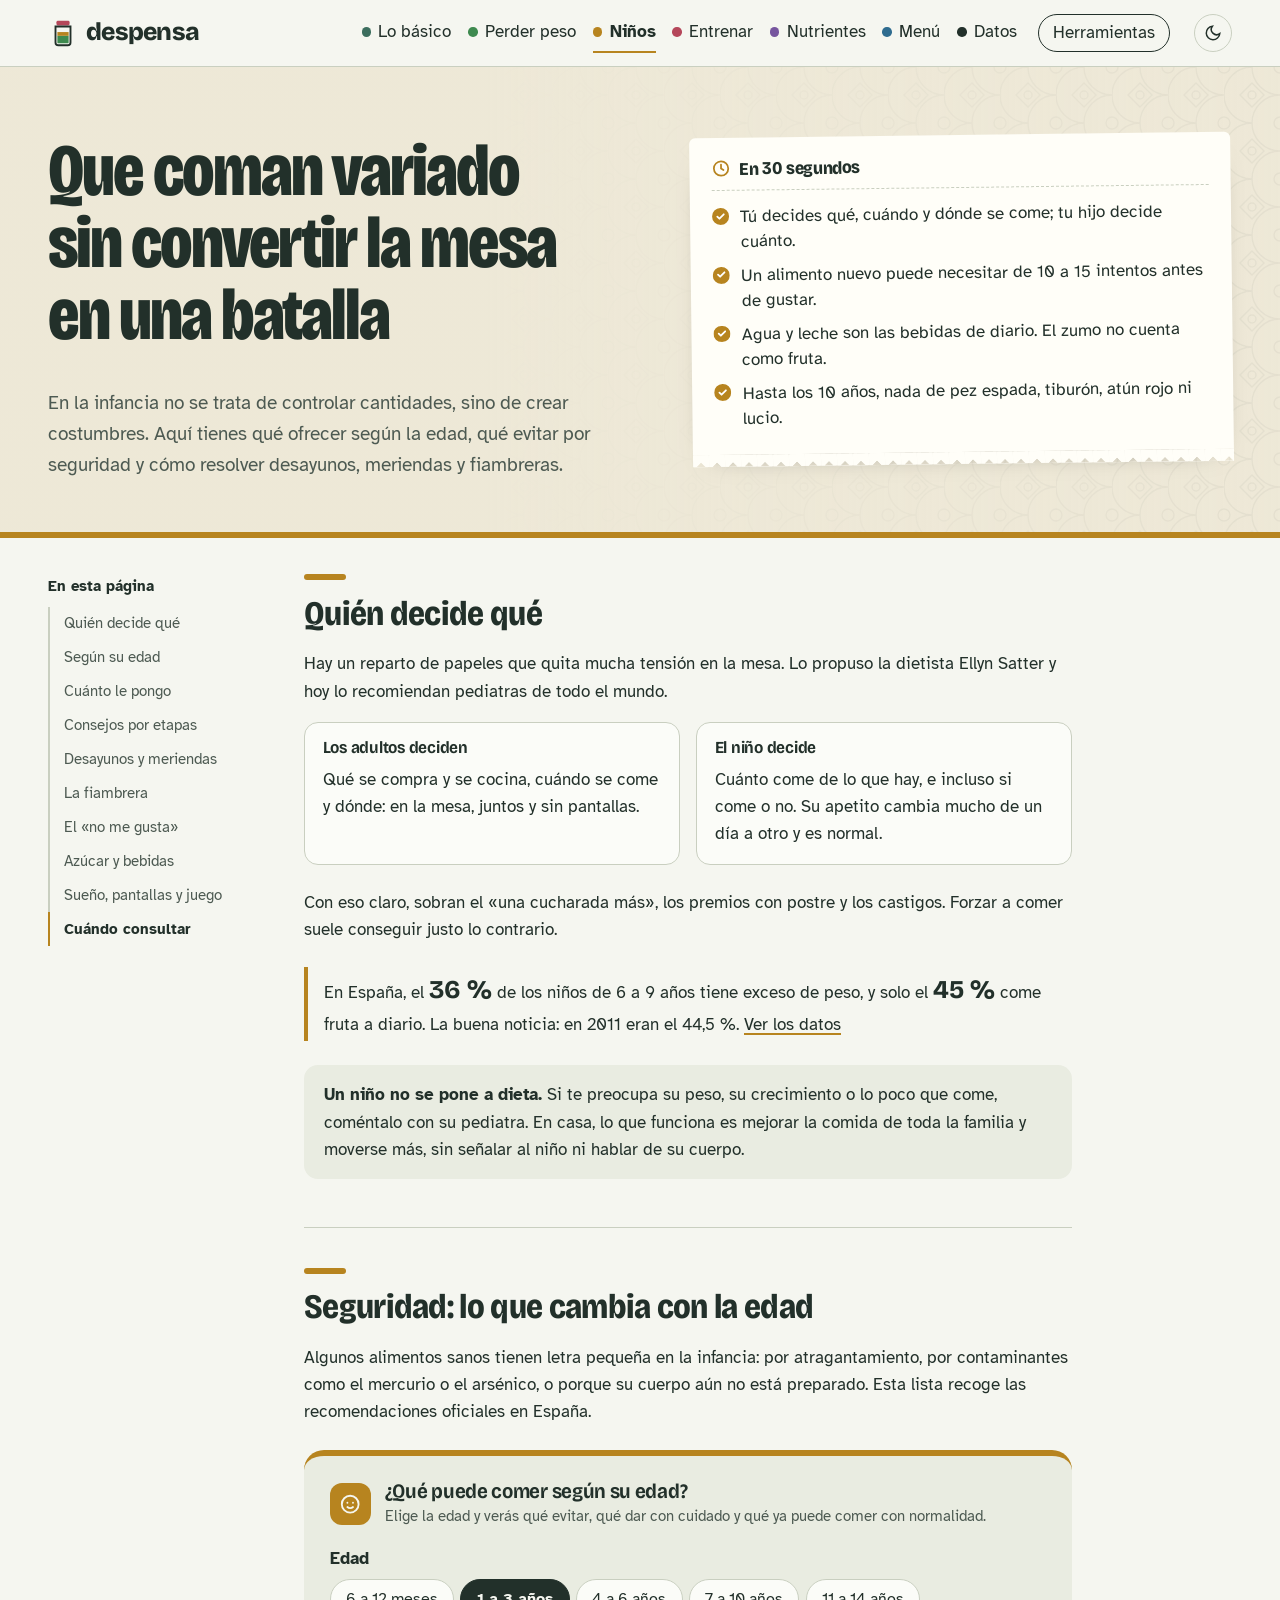
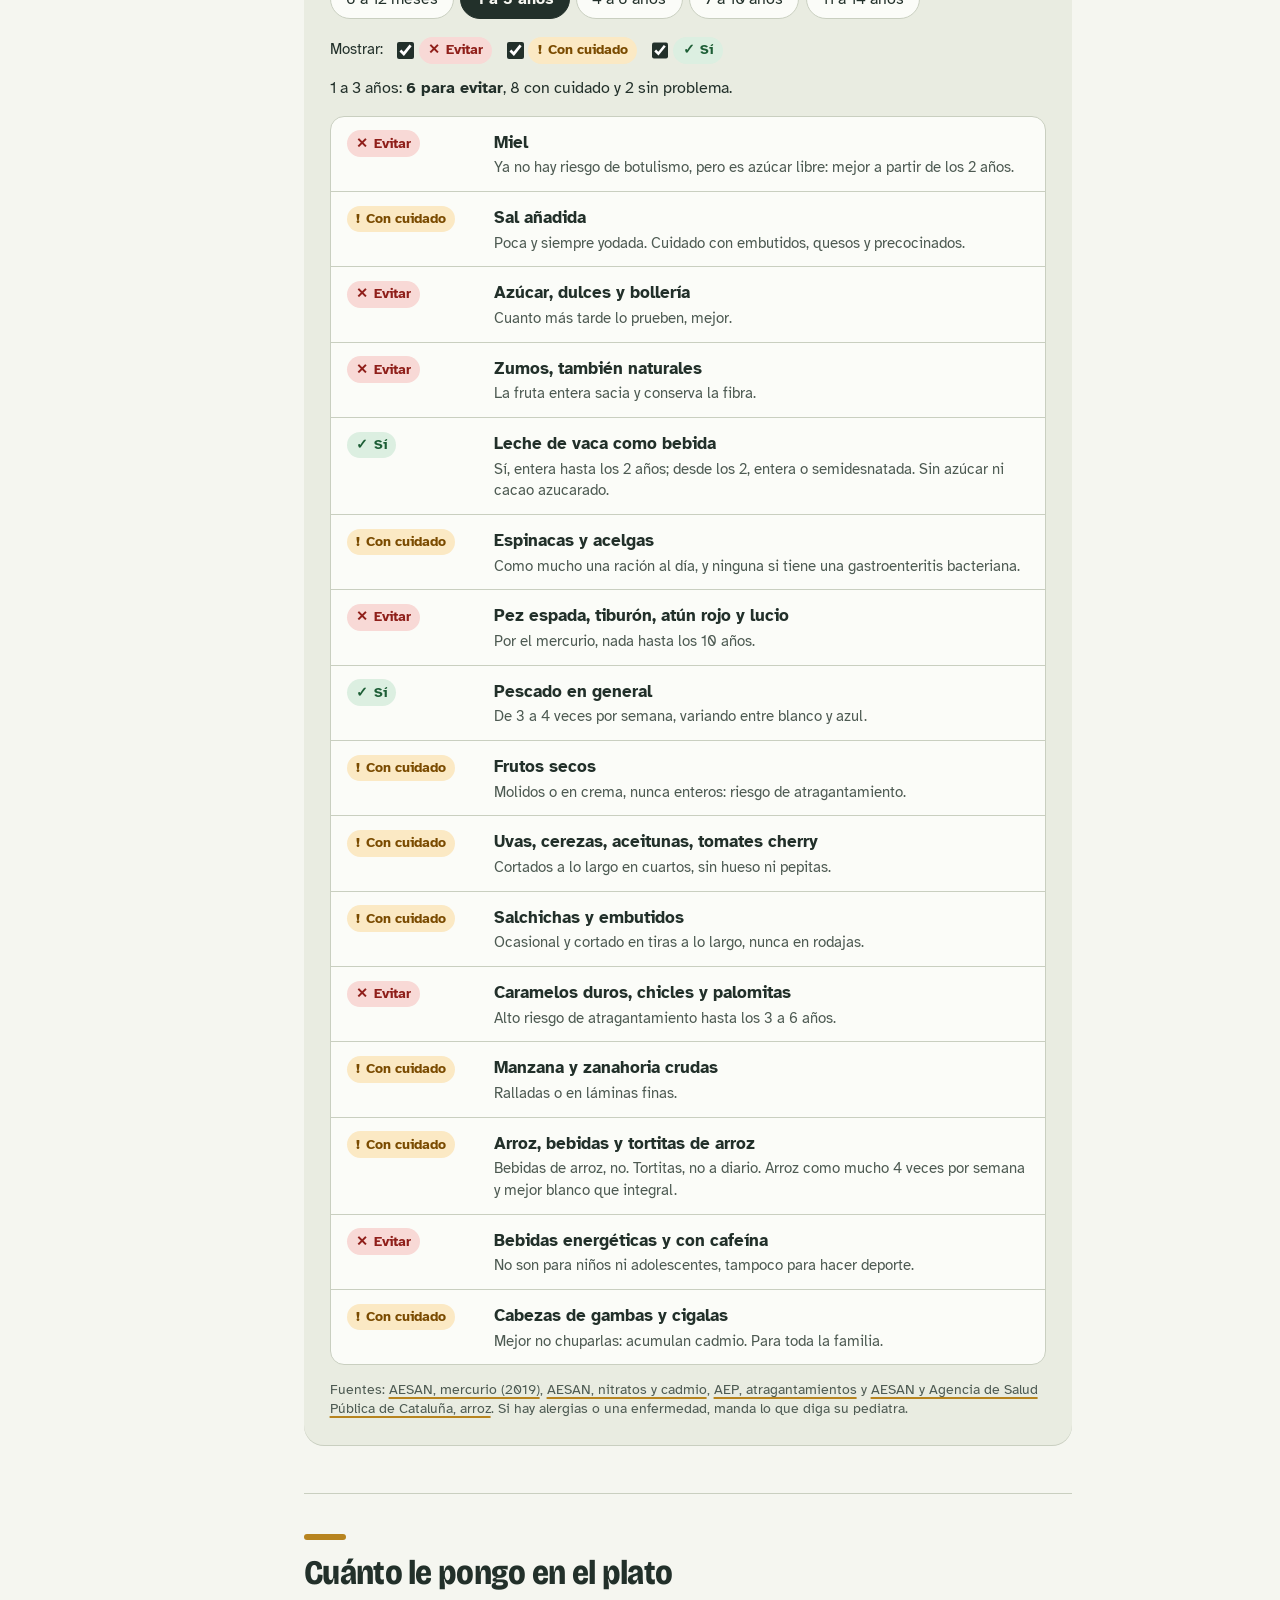
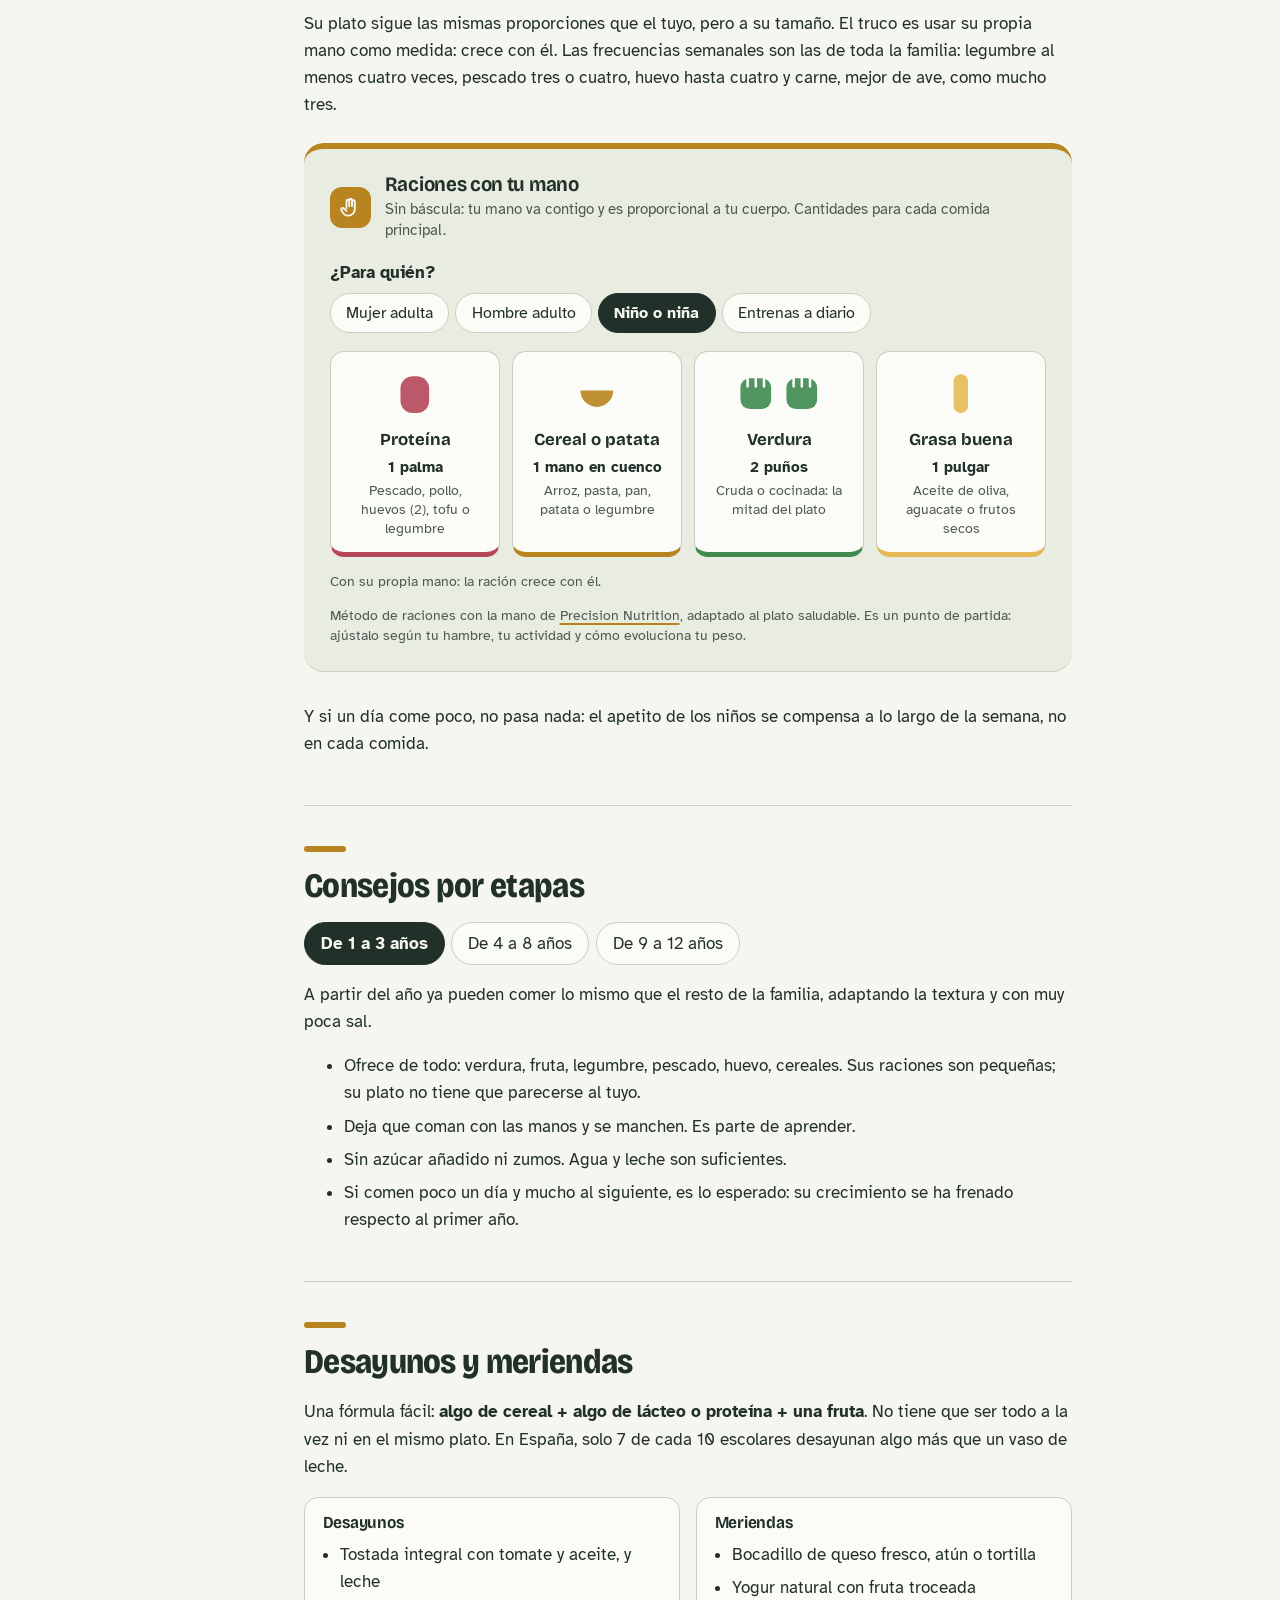
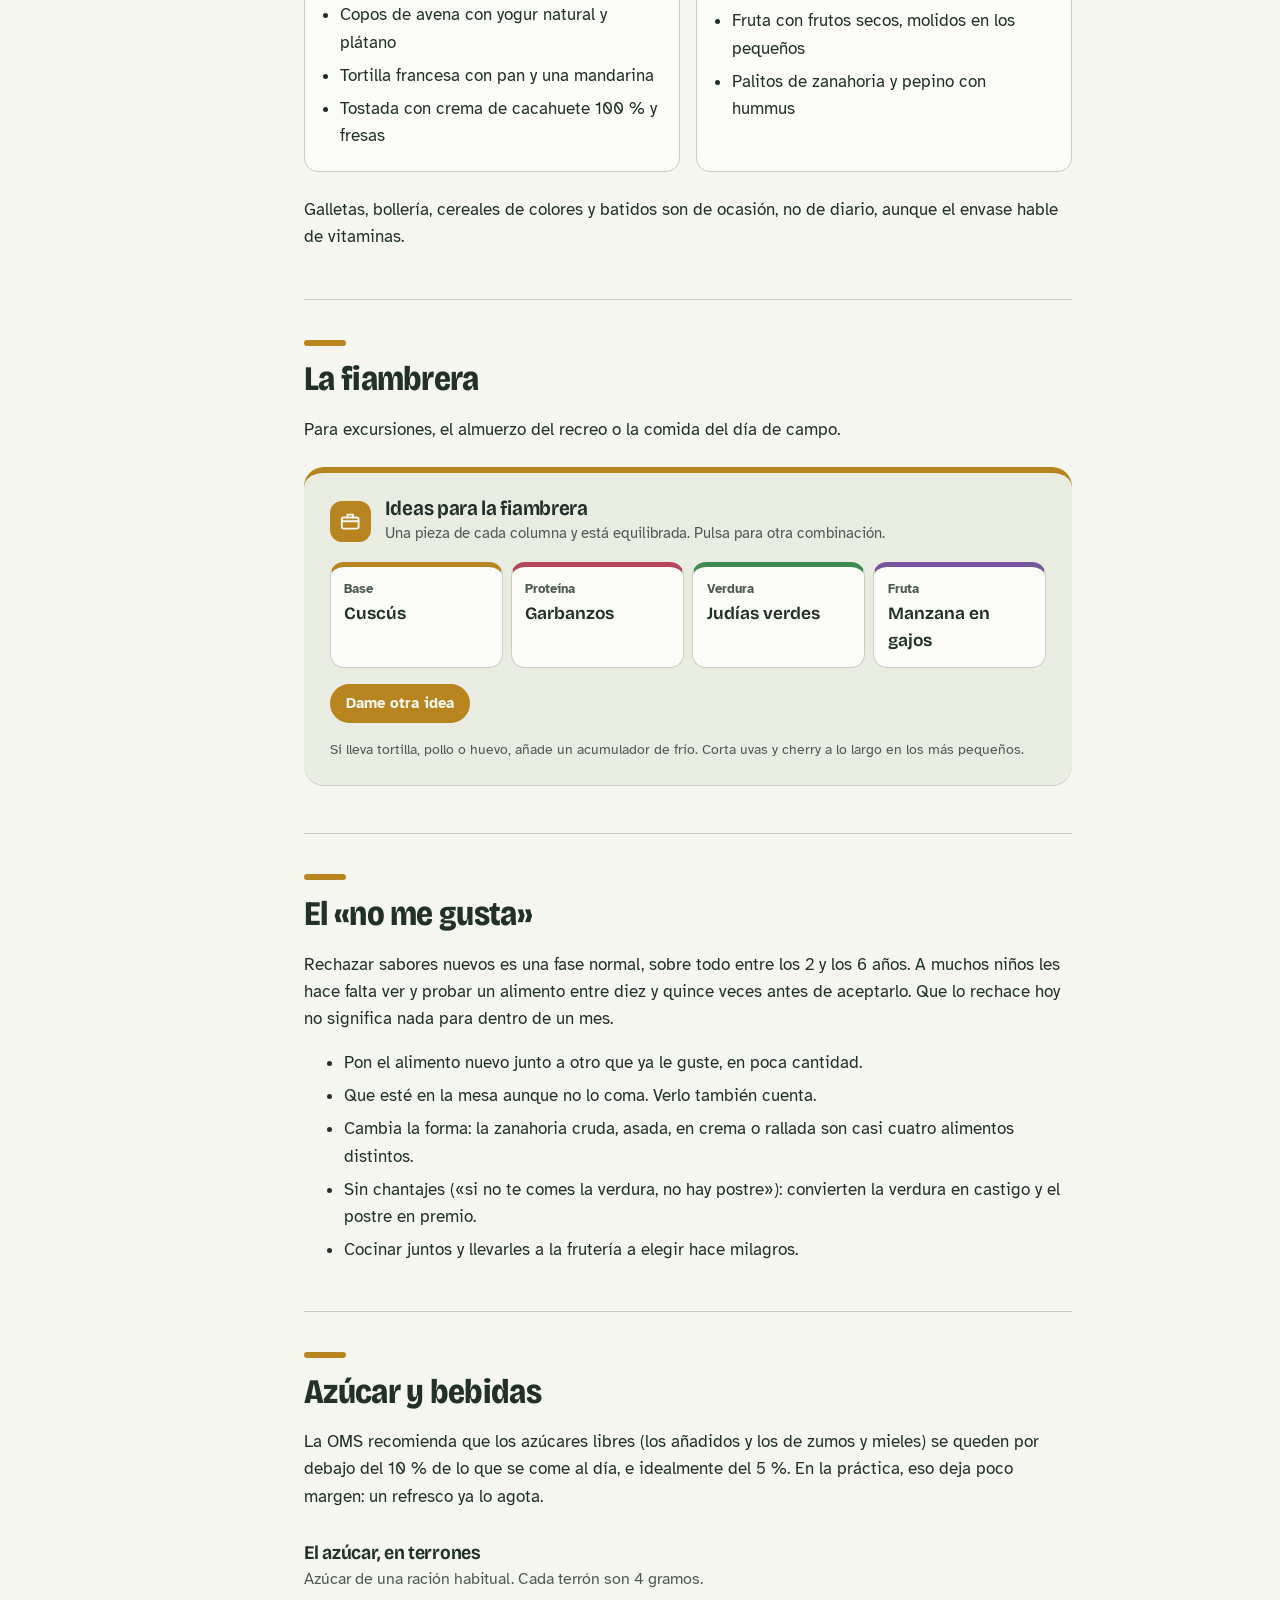
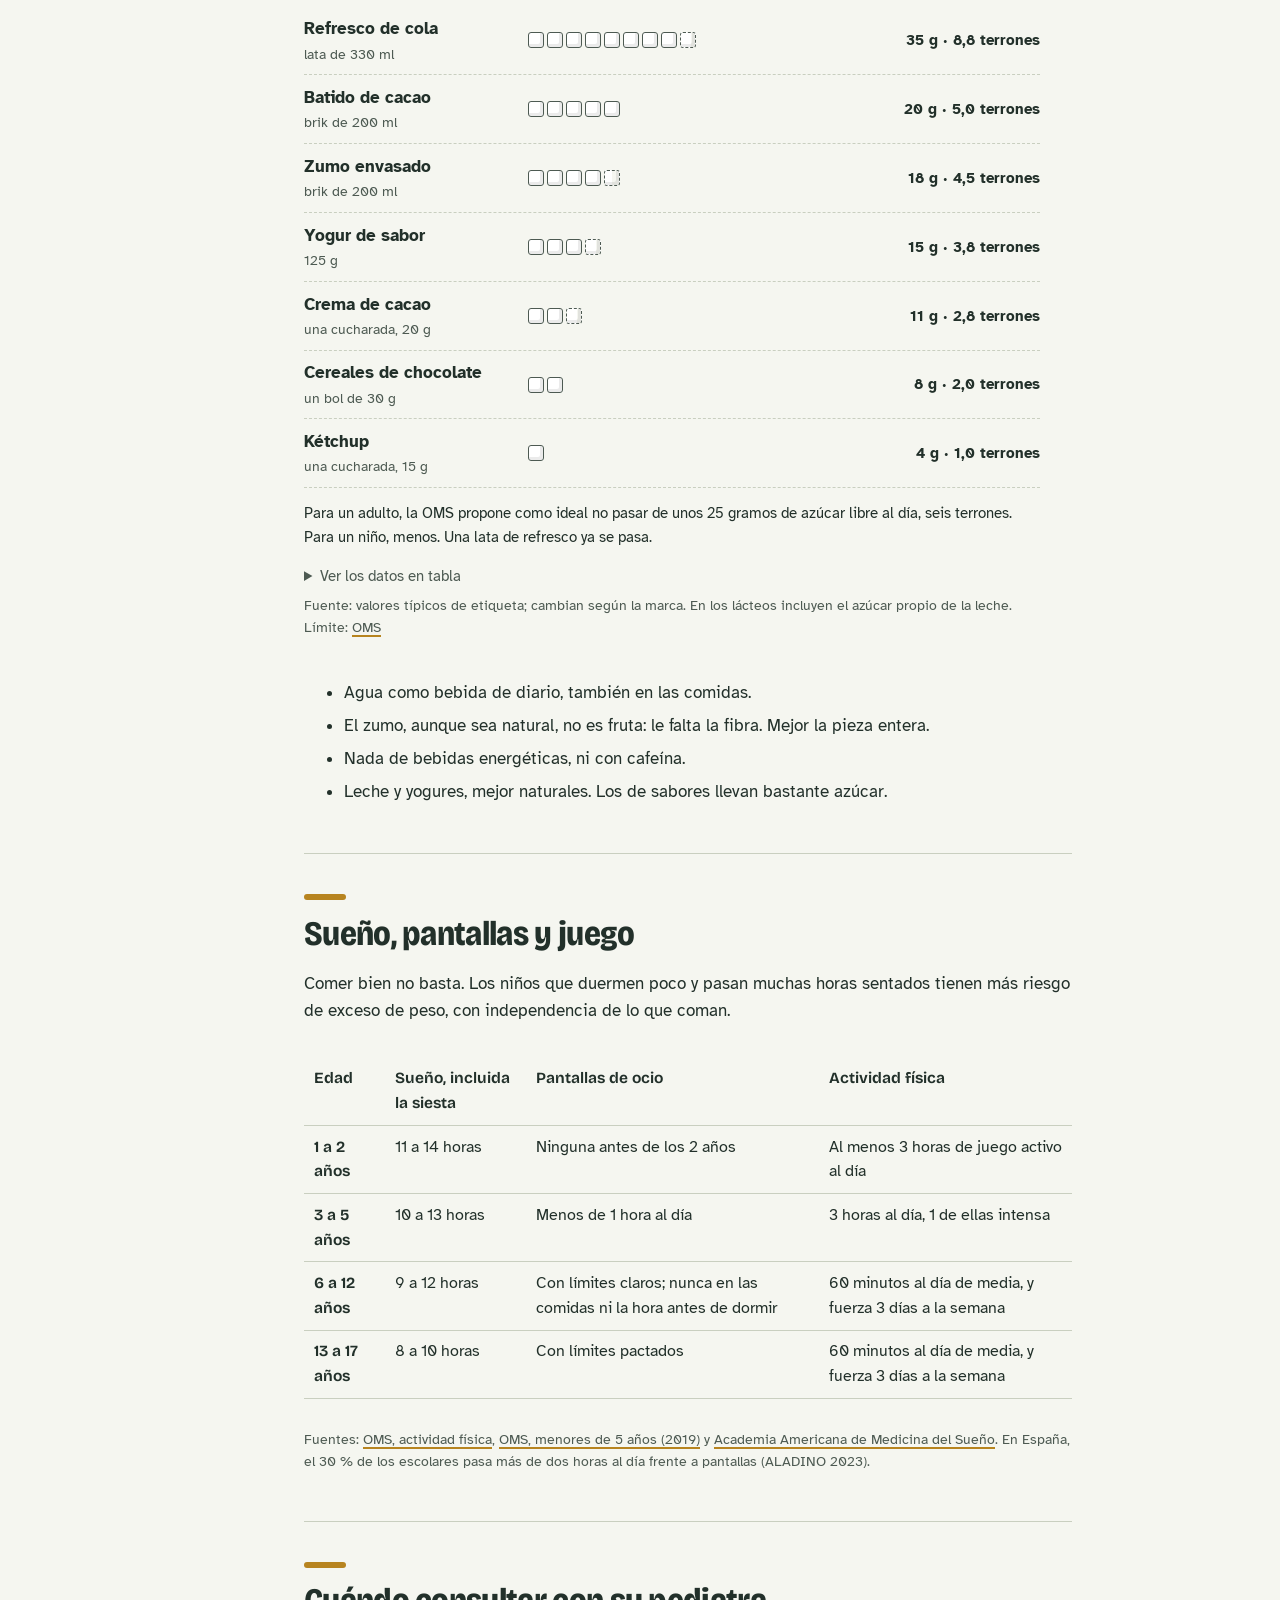
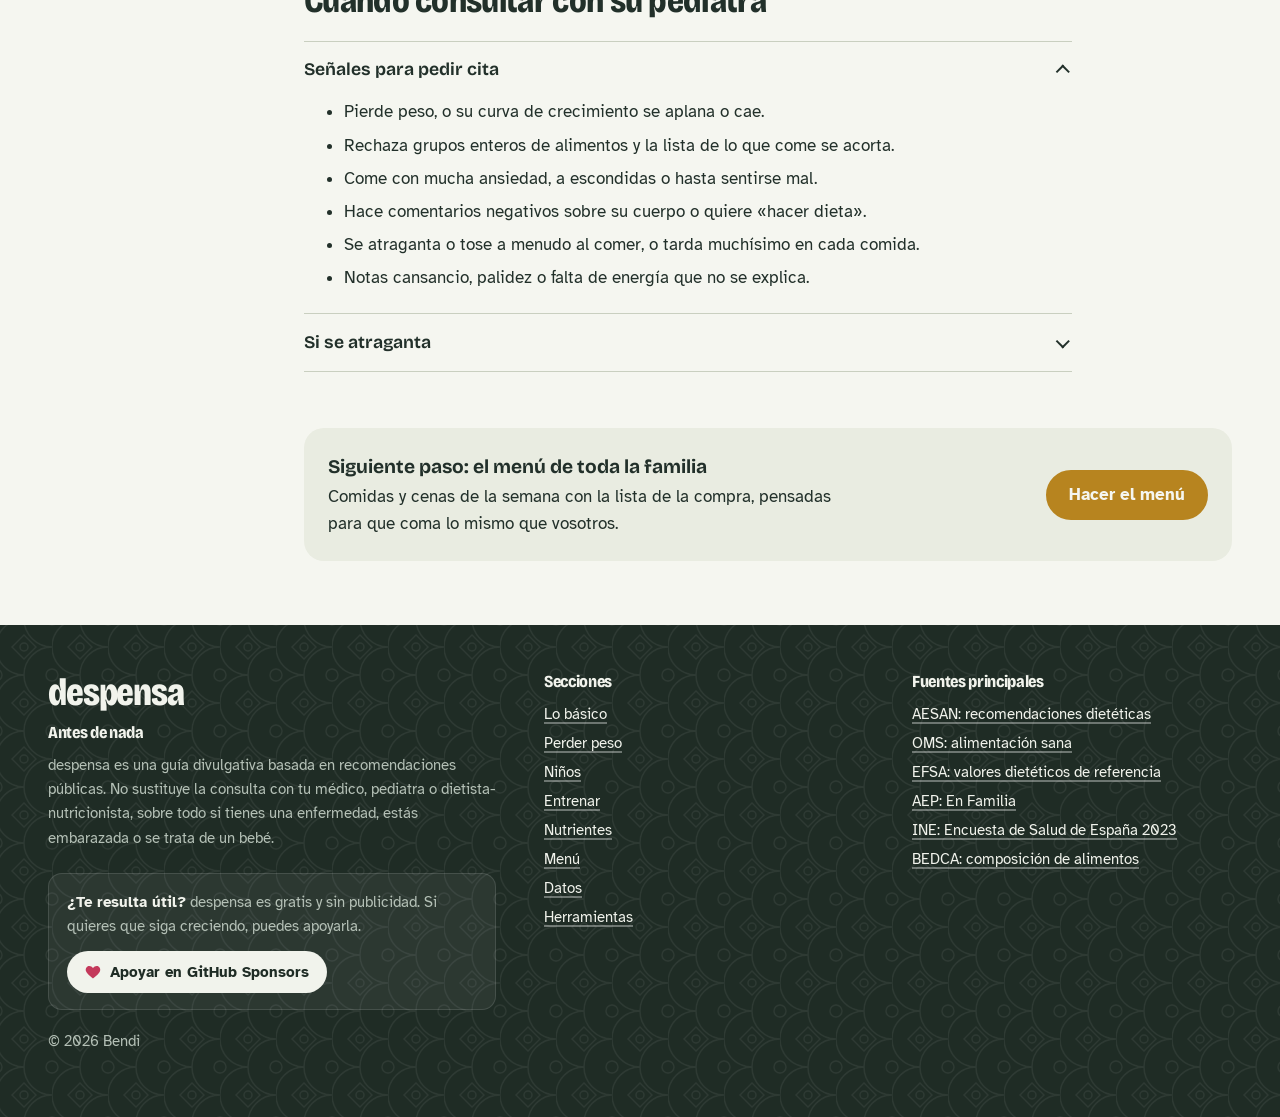
<file: ninos.html>
<!doctype html>
<html lang="es">
<head>
  <meta charset="utf-8">
  <meta name="viewport" content="width=device-width, initial-scale=1">
  <title>Niños: que coman variado · despensa</title>
  <meta name="description" content="Qué puede comer tu hijo según su edad, raciones con su mano, desayunos, fiambreras, azúcar, sueño y pantallas.">
  <meta name="theme-color" content="#f5f6f0" media="(prefers-color-scheme: light)">
  <meta name="theme-color" content="#161c18" media="(prefers-color-scheme: dark)">
  <link rel="canonical" href="https://serbenda.github.io/despensa/ninos.html">
  <meta property="og:type" content="website">
  <meta property="og:locale" content="es_ES">
  <meta property="og:site_name" content="despensa">
  <meta property="og:title" content="Niños: que coman variado · despensa">
  <meta property="og:description" content="Qué puede comer tu hijo según su edad, raciones con su mano, desayunos, fiambreras, azúcar, sueño y pantallas.">
  <meta property="og:url" content="https://serbenda.github.io/despensa/ninos.html">
  <meta property="og:image" content="https://serbenda.github.io/despensa/img/social.png">
  <meta property="og:image:width" content="1200">
  <meta property="og:image:height" content="630">
  <meta name="twitter:card" content="summary_large_image">
  <link rel="icon" href="img/tarro.svg" type="image/svg+xml">
  <link rel="preconnect" href="https://fonts.googleapis.com">
  <link rel="preconnect" href="https://fonts.gstatic.com" crossorigin>
  <link href="https://fonts.googleapis.com/css2?family=Atkinson+Hyperlegible:wght@400;700&family=Bricolage+Grotesque:opsz,wdth,wght@12..96,75..100,500..800&display=swap" rel="stylesheet">
  <link rel="stylesheet" href="css/estilos.css">
</head>
<body data-pagina="ninos" class="s-ninos">
  <main id="principal">
    <header class="cabecera-seccion">
      <div class="envoltorio con-esencial">
        <div>
          <h1>Que coman variado sin convertir la mesa en una batalla</h1>
          <p class="entradilla">En la infancia no se trata de controlar cantidades, sino de crear costumbres. Aquí tienes qué ofrecer según la edad, qué evitar por seguridad y cómo resolver desayunos, meriendas y fiambreras.</p>
        </div>
        <aside class="esencial" aria-labelledby="e-t">
          <h2 id="e-t"><svg viewBox="0 0 24 24" fill="none" stroke="currentColor" stroke-width="2.2" stroke-linecap="round" aria-hidden="true"><circle cx="12" cy="12" r="9"/><path d="M12 7v5l3 2"/></svg>En 30 segundos</h2>
          <ul>
            <li>Tú decides qué, cuándo y dónde se come; tu hijo decide cuánto.</li>
            <li>Un alimento nuevo puede necesitar de 10 a 15 intentos antes de gustar.</li>
            <li>Agua y leche son las bebidas de diario. El zumo no cuenta como fruta.</li>
            <li>Hasta los 10 años, nada de pez espada, tiburón, atún rojo ni lucio.</li>
          </ul>
        </aside>
      </div>
    </header>

    <div class="envoltorio cuerpo">
      <nav class="indice" aria-label="En esta página">
        <p>En esta página</p>
        <ol>
          <li><a href="#quien">Quién decide qué</a></li>
          <li><a href="#seguridad">Según su edad</a></li>
          <li><a href="#raciones">Cuánto le pongo</a></li>
          <li><a href="#edades">Consejos por etapas</a></li>
          <li><a href="#desayunos">Desayunos y meriendas</a></li>
          <li><a href="#fiambrera">La fiambrera</a></li>
          <li><a href="#nomegusta">El «no me gusta»</a></li>
          <li><a href="#azucar">Azúcar y bebidas</a></li>
          <li><a href="#descanso">Sueño, pantallas y juego</a></li>
          <li><a href="#pediatra">Cuándo consultar</a></li>
        </ol>
      </nav>

      <div class="contenido">
        <section id="quien">
          <h2>Quién decide qué</h2>
          <p>Hay un reparto de papeles que quita mucha tensión en la mesa. Lo propuso la dietista Ellyn Satter y hoy lo recomiendan pediatras de todo el mundo.</p>
          <div class="pares">
            <div class="par"><h3>Los adultos deciden</h3><p>Qué se compra y se cocina, cuándo se come y dónde: en la mesa, juntos y sin pantallas.</p></div>
            <div class="par"><h3>El niño decide</h3><p>Cuánto come de lo que hay, e incluso si come o no. Su apetito cambia mucho de un día a otro y es normal.</p></div>
          </div>
          <p>Con eso claro, sobran el «una cucharada más», los premios con postre y los castigos. Forzar a comer suele conseguir justo lo contrario.</p>
          <p class="dato-clave">En España, el <b>36 %</b> de los niños de 6 a 9 años tiene exceso de peso, y solo el <b>45 %</b> come fruta a diario. La buena noticia: en 2011 eran el 44,5 %. <a href="datos.html#ninos">Ver los datos</a></p>
          <div class="aviso">
            <p><strong>Un niño no se pone a dieta.</strong> Si te preocupa su peso, su crecimiento o lo poco que come, coméntalo con su pediatra. En casa, lo que funciona es mejorar la comida de toda la familia y moverse más, sin señalar al niño ni hablar de su cuerpo.</p>
          </div>
        </section>

        <section id="seguridad">
          <h2>Seguridad: lo que cambia con la edad</h2>
          <p>Algunos alimentos sanos tienen letra pequeña en la infancia: por atragantamiento, por contaminantes como el mercurio o el arsénico, o porque su cuerpo aún no está preparado. Esta lista recoge las recomendaciones oficiales en España.</p>
          <div data-herramienta="edad"></div>
        </section>

        <section id="raciones">
          <h2>Cuánto le pongo en el plato</h2>
          <p>Su plato sigue las mismas proporciones que el tuyo, pero a su tamaño. El truco es usar su propia mano como medida: crece con él. Las frecuencias semanales son las de toda la familia: legumbre al menos cuatro veces, pescado tres o cuatro, huevo hasta cuatro y carne, mejor de ave, como mucho tres.</p>
          <div data-herramienta="manos" data-perfil="n"></div>
          <p>Y si un día come poco, no pasa nada: el apetito de los niños se compensa a lo largo de la semana, no en cada comida.</p>
        </section>

        <section id="edades">
          <h2>Consejos por etapas</h2>
          <div class="pestanas" role="tablist" aria-label="Elige una etapa">
            <button type="button" role="tab" id="tab-1" aria-controls="edad-1" aria-selected="true">De 1 a 3 años</button>
            <button type="button" role="tab" id="tab-2" aria-controls="edad-2" aria-selected="false" tabindex="-1">De 4 a 8 años</button>
            <button type="button" role="tab" id="tab-3" aria-controls="edad-3" aria-selected="false" tabindex="-1">De 9 a 12 años</button>
          </div>
          <div role="tabpanel" id="edad-1" aria-labelledby="tab-1">
            <p>A partir del año ya pueden comer lo mismo que el resto de la familia, adaptando la textura y con muy poca sal.</p>
            <ul>
              <li>Ofrece de todo: verdura, fruta, legumbre, pescado, huevo, cereales. Sus raciones son pequeñas; su plato no tiene que parecerse al tuyo.</li>
              <li>Deja que coman con las manos y se manchen. Es parte de aprender.</li>
              <li>Sin azúcar añadido ni zumos. Agua y leche son suficientes.</li>
              <li>Si comen poco un día y mucho al siguiente, es lo esperado: su crecimiento se ha frenado respecto al primer año.</li>
            </ul>
          </div>
          <div role="tabpanel" id="edad-2" aria-labelledby="tab-2" hidden>
            <p>Es la edad de los «no me gusta» y también la mejor para que se impliquen en la cocina.</p>
            <ul>
              <li>Que ayuden: lavar la fruta, partir con cuchillo de punta redonda, montar su bocadillo, poner la mesa. Lo que cocinan, lo prueban más.</li>
              <li>Sirve raciones pequeñas y que repitan si quieren. Un plato lleno agobia.</li>
              <li>Comer juntos y sin tele siempre que se pueda. Copian lo que ven en tu plato.</li>
              <li>Los dulces, de cumpleaños y fiestas, no como premio ni consuelo.</li>
              <li>El cole suele dar una comida completa: mira el menú del comedor y complementa en la cena lo que faltó.</li>
            </ul>
          </div>
          <div role="tabpanel" id="edad-3" aria-labelledby="tab-3" hidden>
            <p>Ganan autonomía y les llega mucha publicidad. Toca enseñarles a elegir, no solo a comer.</p>
            <ul>
              <li>Que se preparen su desayuno y su merienda con lo que hay en casa. Si en casa hay buena comida, elegirán bien.</li>
              <li>Enséñales a leer etiquetas con el <a href="herramientas.html#etiqueta">semáforo</a> y a descubrir el azúcar escondido. Les suele encantar pillar a los envases.</li>
              <li>Con extraescolares, una merienda con algo de proteína (bocadillo, yogur con fruta) evita llegar a la cena con hambre voraz.</li>
              <li>Habla de comida en términos de energía y de salud, nunca de peso ni de cuerpos.</li>
              <li>Que participen en el <a href="menu.html">menú semanal</a>: cada uno elige una cena a la semana.</li>
            </ul>
          </div>
        </section>

        <section id="desayunos">
          <h2>Desayunos y meriendas</h2>
          <p>Una fórmula fácil: <strong>algo de cereal + algo de lácteo o proteína + una fruta</strong>. No tiene que ser todo a la vez ni en el mismo plato. En España, solo 7 de cada 10 escolares desayunan algo más que un vaso de leche.</p>
          <div class="pares">
            <div class="par">
              <h3>Desayunos</h3>
              <ul>
                <li>Tostada integral con tomate y aceite, y leche</li>
                <li>Copos de avena con yogur natural y plátano</li>
                <li>Tortilla francesa con pan y una mandarina</li>
                <li>Tostada con crema de cacahuete 100 % y fresas</li>
              </ul>
            </div>
            <div class="par">
              <h3>Meriendas</h3>
              <ul>
                <li>Bocadillo de queso fresco, atún o tortilla</li>
                <li>Yogur natural con fruta troceada</li>
                <li>Fruta con frutos secos, molidos en los pequeños</li>
                <li>Palitos de zanahoria y pepino con hummus</li>
              </ul>
            </div>
          </div>
          <p>Galletas, bollería, cereales de colores y batidos son de ocasión, no de diario, aunque el envase hable de vitaminas.</p>
        </section>

        <section id="fiambrera">
          <h2>La fiambrera</h2>
          <p>Para excursiones, el almuerzo del recreo o la comida del día de campo.</p>
          <div data-herramienta="fiambrera"></div>
        </section>

        <section id="nomegusta">
          <h2>El «no me gusta»</h2>
          <p>Rechazar sabores nuevos es una fase normal, sobre todo entre los 2 y los 6 años. A muchos niños les hace falta ver y probar un alimento entre diez y quince veces antes de aceptarlo. Que lo rechace hoy no significa nada para dentro de un mes.</p>
          <ul>
            <li>Pon el alimento nuevo junto a otro que ya le guste, en poca cantidad.</li>
            <li>Que esté en la mesa aunque no lo coma. Verlo también cuenta.</li>
            <li>Cambia la forma: la zanahoria cruda, asada, en crema o rallada son casi cuatro alimentos distintos.</li>
            <li>Sin chantajes («si no te comes la verdura, no hay postre»): convierten la verdura en castigo y el postre en premio.</li>
            <li>Cocinar juntos y llevarles a la frutería a elegir hace milagros.</li>
          </ul>
        </section>

        <section id="azucar">
          <h2>Azúcar y bebidas</h2>
          <p>La OMS recomienda que los azúcares libres (los añadidos y los de zumos y mieles) se queden por debajo del 10 % de lo que se come al día, e idealmente del 5 %. En la práctica, eso deja poco margen: un refresco ya lo agota.</p>
          <div id="g-terrones"></div>
          <ul>
            <li>Agua como bebida de diario, también en las comidas.</li>
            <li>El zumo, aunque sea natural, no es fruta: le falta la fibra. Mejor la pieza entera.</li>
            <li>Nada de bebidas energéticas, ni con cafeína.</li>
            <li>Leche y yogures, mejor naturales. Los de sabores llevan bastante azúcar.</li>
          </ul>
        </section>

        <section id="descanso">
          <h2>Sueño, pantallas y juego</h2>
          <p>Comer bien no basta. Los niños que duermen poco y pasan muchas horas sentados tienen más riesgo de exceso de peso, con independencia de lo que coman.</p>
          <div class="tabla-scroll">
            <table>
              <thead><tr><th scope="col">Edad</th><th scope="col">Sueño, incluida la siesta</th><th scope="col">Pantallas de ocio</th><th scope="col">Actividad física</th></tr></thead>
              <tbody>
                <tr><th scope="row">1 a 2 años</th><td>11 a 14 horas</td><td>Ninguna antes de los 2 años</td><td>Al menos 3 horas de juego activo al día</td></tr>
                <tr><th scope="row">3 a 5 años</th><td>10 a 13 horas</td><td>Menos de 1 hora al día</td><td>3 horas al día, 1 de ellas intensa</td></tr>
                <tr><th scope="row">6 a 12 años</th><td>9 a 12 horas</td><td>Con límites claros; nunca en las comidas ni la hora antes de dormir</td><td>60 minutos al día de media, y fuerza 3 días a la semana</td></tr>
                <tr><th scope="row">13 a 17 años</th><td>8 a 10 horas</td><td>Con límites pactados</td><td>60 minutos al día de media, y fuerza 3 días a la semana</td></tr>
              </tbody>
            </table>
          </div>
          <p class="grafico-fuente">Fuentes: <a href="https://www.who.int/es/news-room/fact-sheets/detail/physical-activity">OMS, actividad física</a>, <a href="https://www.who.int/publications/i/item/9789241550536">OMS, menores de 5 años (2019)</a> y <a href="https://jcsm.aasm.org/doi/10.5664/jcsm.5866">Academia Americana de Medicina del Sueño</a>. En España, el 30 % de los escolares pasa más de dos horas al día frente a pantallas (ALADINO 2023).</p>
        </section>

        <section id="pediatra">
          <h2>Cuándo consultar con su pediatra</h2>
          <div class="acordeon">
            <details open>
              <summary>Señales para pedir cita</summary>
              <div class="dentro">
                <ul>
                  <li>Pierde peso, o su curva de crecimiento se aplana o cae.</li>
                  <li>Rechaza grupos enteros de alimentos y la lista de lo que come se acorta.</li>
                  <li>Come con mucha ansiedad, a escondidas o hasta sentirse mal.</li>
                  <li>Hace comentarios negativos sobre su cuerpo o quiere «hacer dieta».</li>
                  <li>Se atraganta o tose a menudo al comer, o tarda muchísimo en cada comida.</li>
                  <li>Notas cansancio, palidez o falta de energía que no se explica.</li>
                </ul>
              </div>
            </details>
            <details>
              <summary>Si se atraganta</summary>
              <div class="dentro">
                <p>Si tose con fuerza, anímale a seguir tosiendo y no le des golpes. Si no puede toser, hablar ni respirar, llama al 112 y empieza las maniobras de desobstrucción. Vale la pena hacer un curso de primeros auxilios pediátricos: muchos centros de salud y ayuntamientos los ofrecen gratis.</p>
              </div>
            </details>
          </div>
        </section>

        <div class="siguiente">
          <p><strong>Siguiente paso: el menú de toda la familia</strong>Comidas y cenas de la semana con la lista de la compra, pensadas para que coma lo mismo que vosotros.</p>
          <a class="boton" href="menu.html">Hacer el menú</a>
        </div>
      </div>
    </div>
  </main>

  <script src="js/comun.js"></script>
  <script src="js/graficos.js"></script>
  <script src="js/herramientas.js"></script>
  <script>
    Grafico.terrones(document.getElementById("g-terrones"), {
      titulo: "El azúcar, en terrones",
      subtitulo: "Azúcar de una ración habitual. Cada terrón son 4 gramos.",
      gramosPorTerron: 4,
      datos: [
        { etiqueta: "Refresco de cola", racion: "lata de 330 ml", gramos: 35 },
        { etiqueta: "Batido de cacao", racion: "brik de 200 ml", gramos: 20 },
        { etiqueta: "Zumo envasado", racion: "brik de 200 ml", gramos: 18 },
        { etiqueta: "Yogur de sabor", racion: "125 g", gramos: 15 },
        { etiqueta: "Crema de cacao", racion: "una cucharada, 20 g", gramos: 11 },
        { etiqueta: "Cereales de chocolate", racion: "un bol de 30 g", gramos: 8 },
        { etiqueta: "Kétchup", racion: "una cucharada, 15 g", gramos: 4 },
      ],
      limite: "Para un adulto, la OMS propone como ideal no pasar de unos 25 gramos de azúcar libre al día, seis terrones. Para un niño, menos. Una lata de refresco ya se pasa.",
      fuente: 'valores típicos de etiqueta; cambian según la marca. En los lácteos incluyen el azúcar propio de la leche. Límite: <a href="https://www.who.int/es/news-room/fact-sheets/detail/healthy-diet">OMS</a>',
    });
    (function () {
      const pestanas = Array.from(document.querySelectorAll('#edades [role="tab"]'));
      function activar(p) {
        pestanas.forEach(x => {
          const sel = x === p;
          x.setAttribute("aria-selected", sel);
          x.tabIndex = sel ? 0 : -1;
          document.getElementById(x.getAttribute("aria-controls")).hidden = !sel;
        });
        p.focus();
      }
      pestanas.forEach((p, i) => {
        p.addEventListener("click", () => activar(p));
        p.addEventListener("keydown", e => {
          if (e.key === "ArrowRight") activar(pestanas[(i + 1) % pestanas.length]);
          if (e.key === "ArrowLeft") activar(pestanas[(i - 1 + pestanas.length) % pestanas.length]);
        });
      });
    })();
  </script>
<!-- Contador de visitas anónimo (GoatCounter): sin cookies ni datos personales -->
<script data-goatcounter="https://serbenda.goatcounter.com/count" async src="https://gc.zgo.at/count.js"></script>
</body>
</html>
</file>
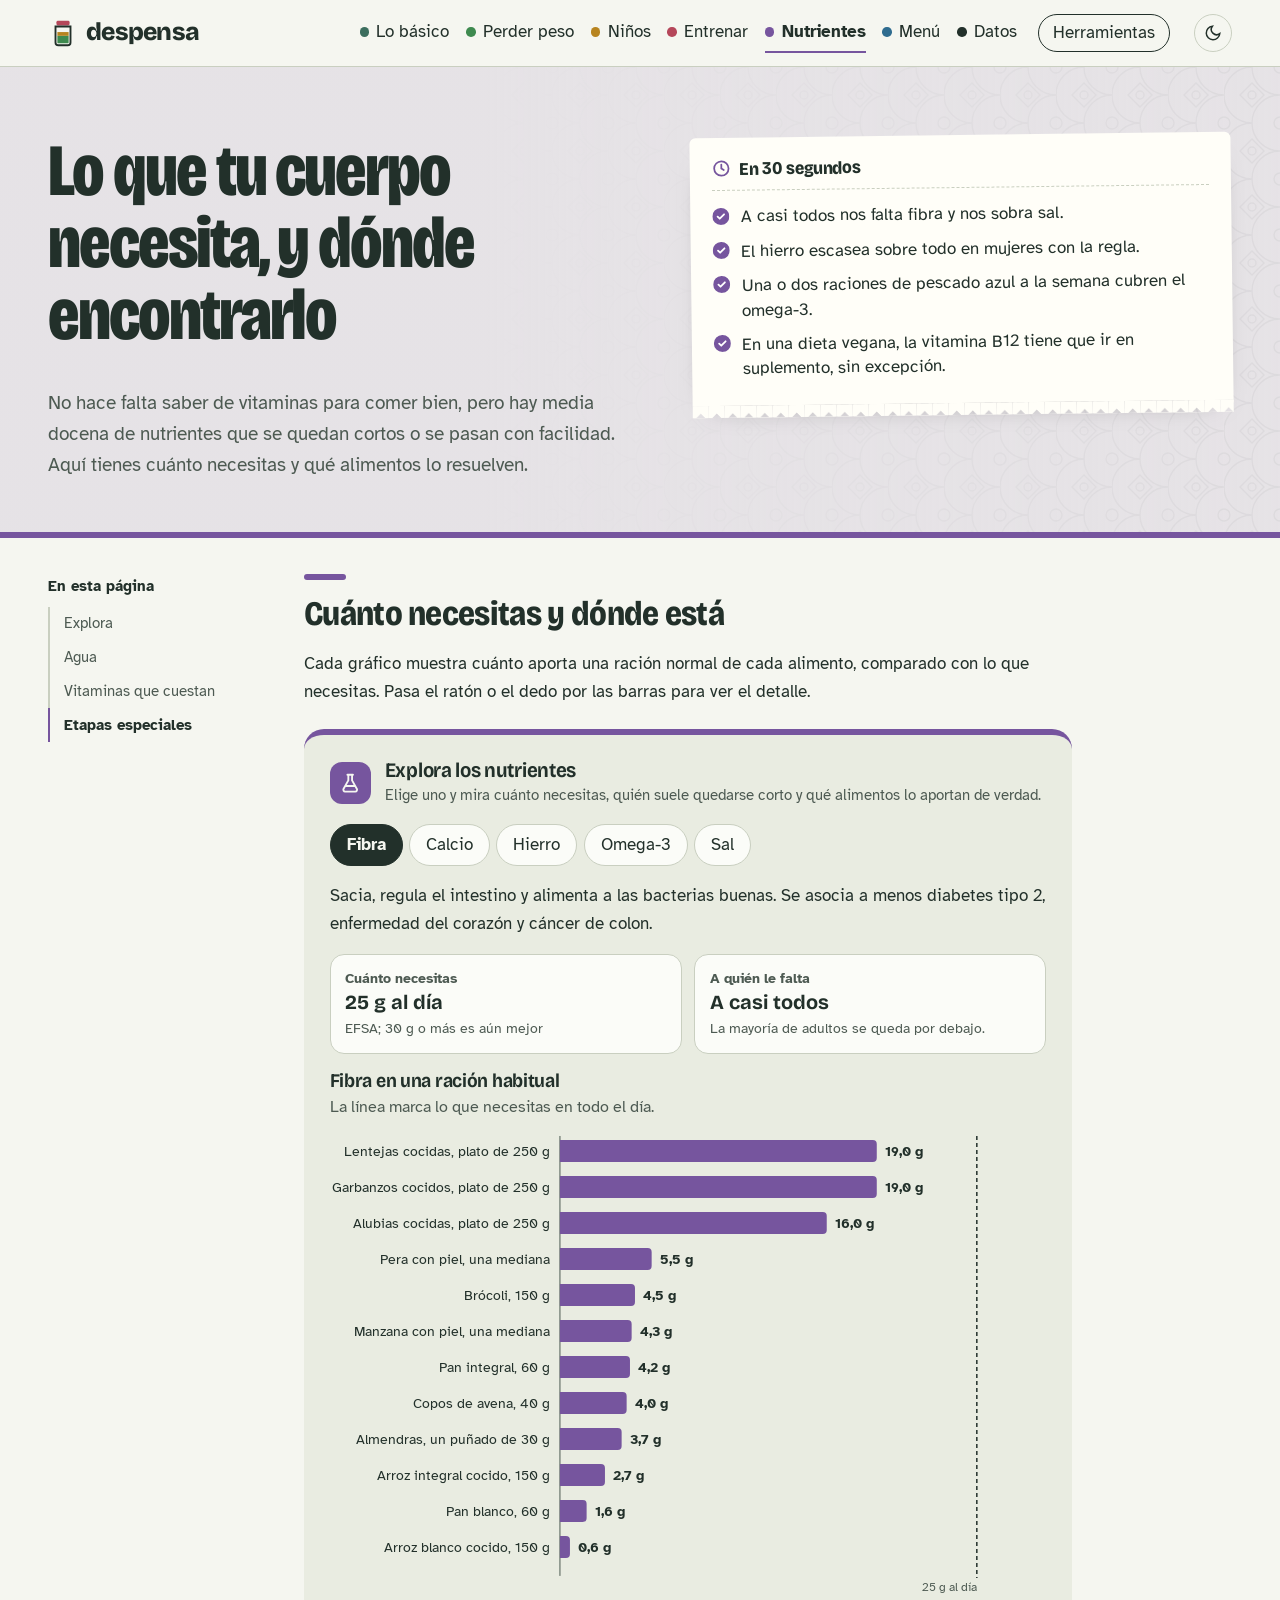
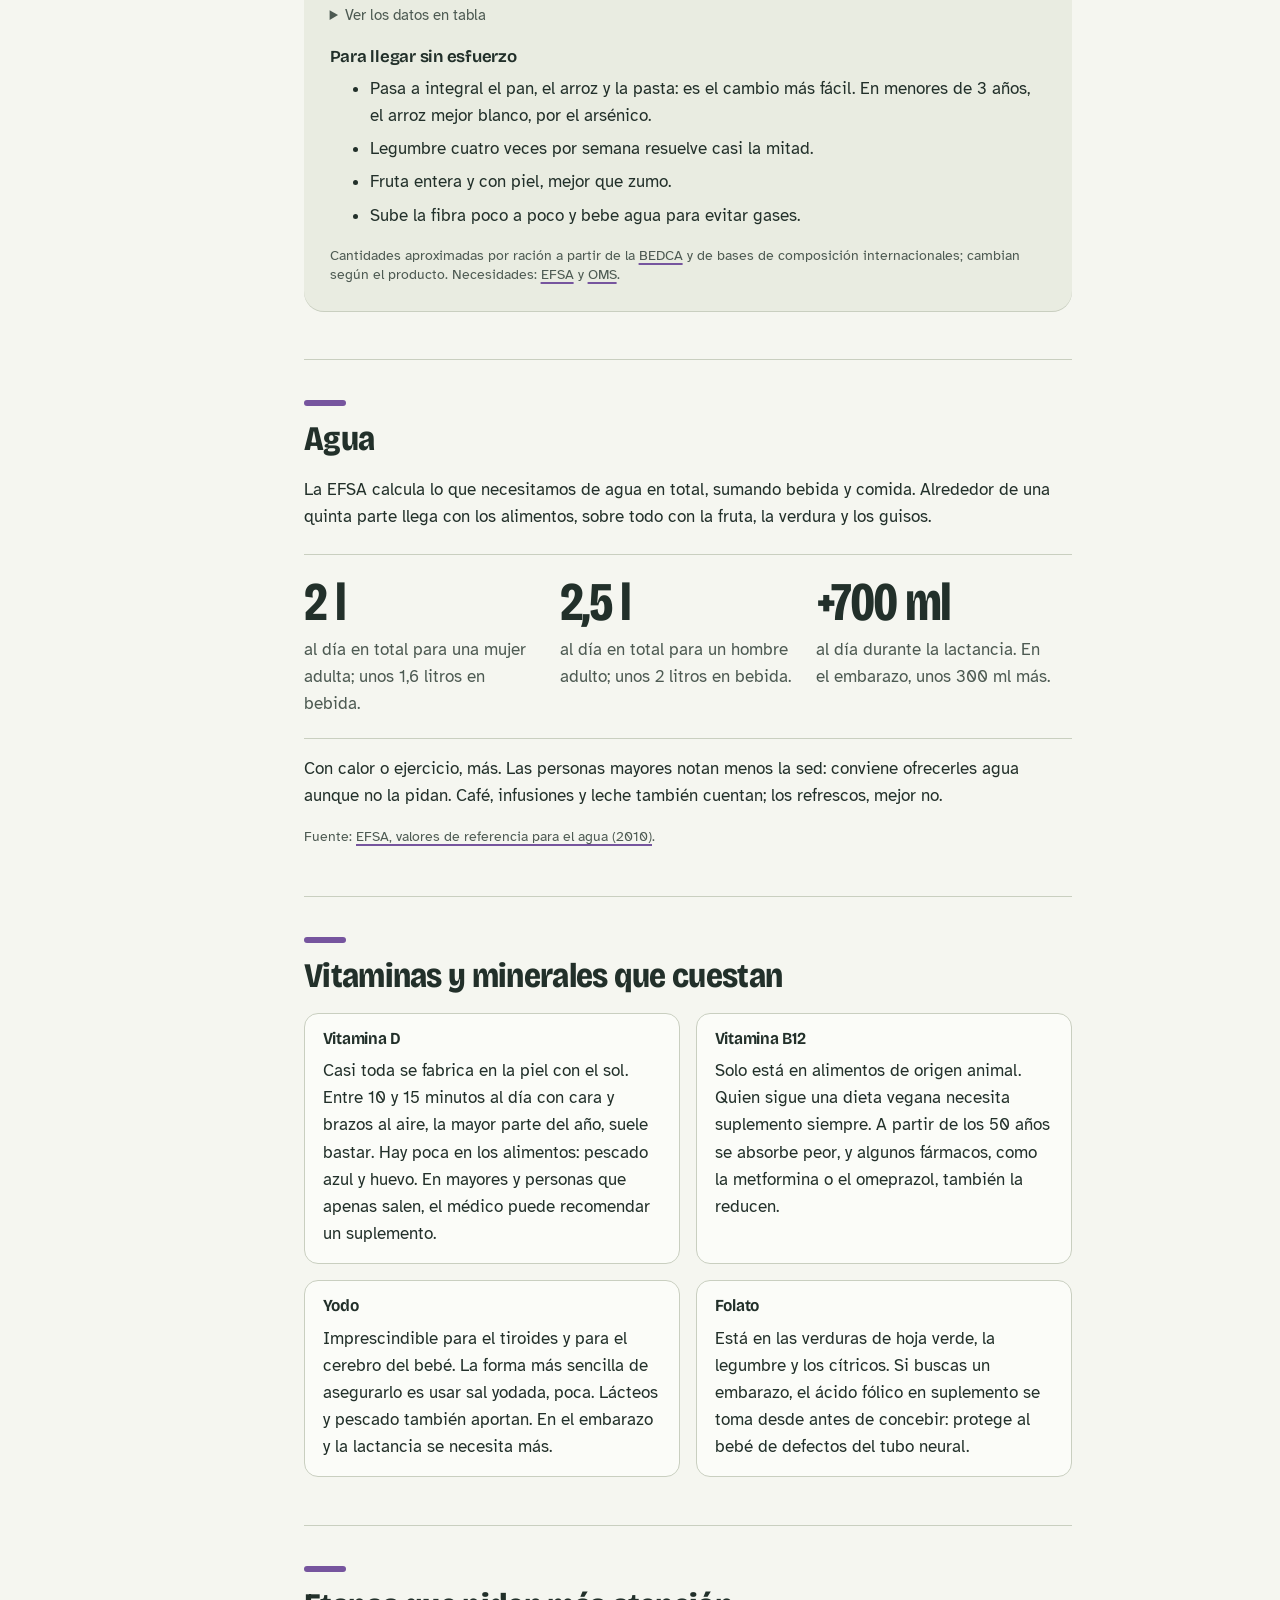
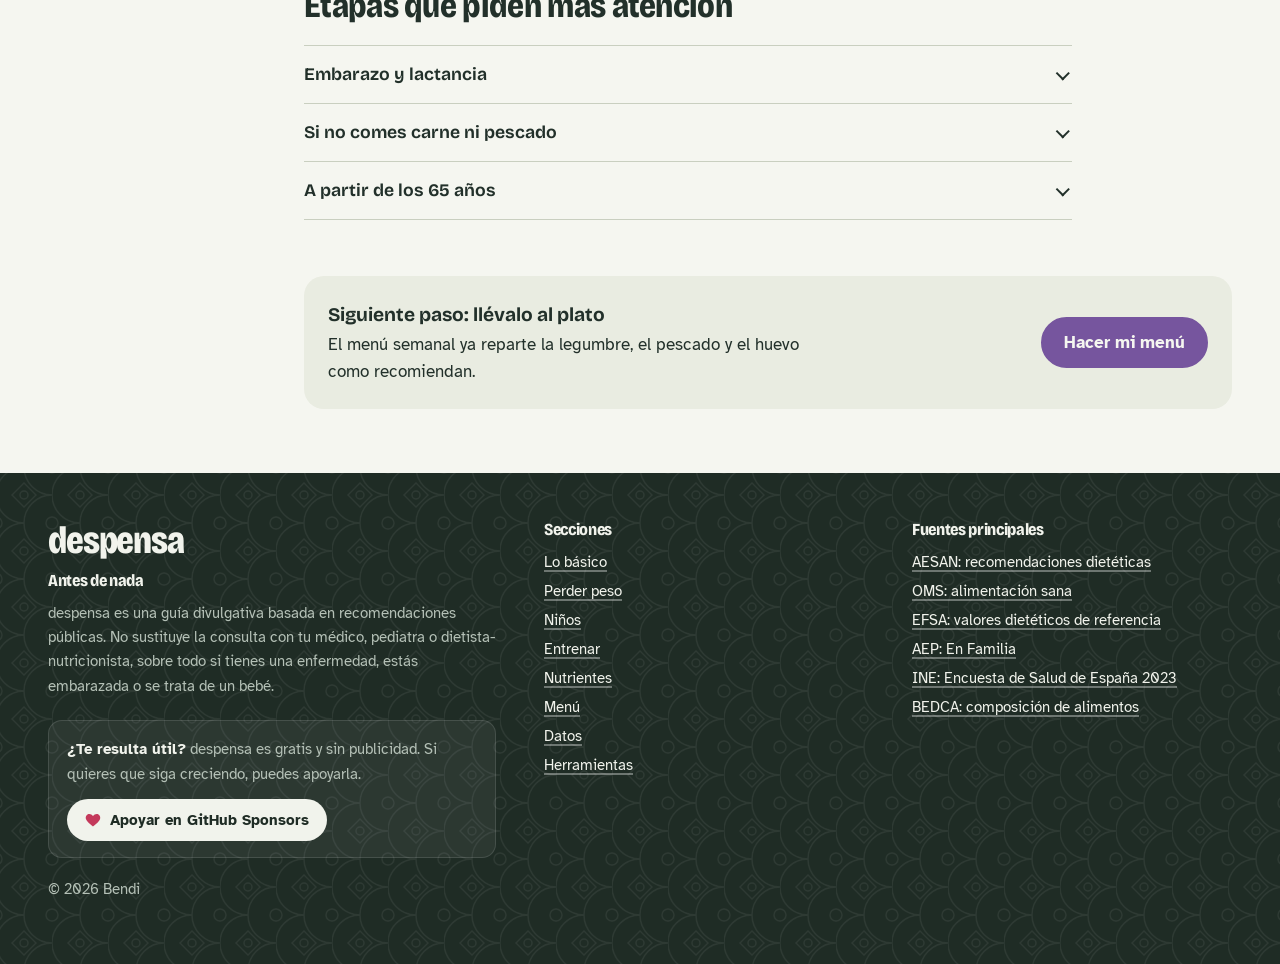
<file: nutrientes.html>
<!doctype html>
<html lang="es">
<head>
  <meta charset="utf-8">
  <meta name="viewport" content="width=device-width, initial-scale=1">
  <title>Nutrientes clave · despensa</title>
  <meta name="description" content="Fibra, calcio, hierro, omega-3, sal, agua y vitaminas: cuánto necesitas y qué alimentos lo aportan.">
  <meta name="theme-color" content="#f5f6f0" media="(prefers-color-scheme: light)">
  <meta name="theme-color" content="#161c18" media="(prefers-color-scheme: dark)">
  <link rel="canonical" href="https://serbenda.github.io/despensa/nutrientes.html">
  <meta property="og:type" content="website">
  <meta property="og:locale" content="es_ES">
  <meta property="og:site_name" content="despensa">
  <meta property="og:title" content="Nutrientes clave · despensa">
  <meta property="og:description" content="Fibra, calcio, hierro, omega-3, sal, agua y vitaminas: cuánto necesitas y qué alimentos lo aportan.">
  <meta property="og:url" content="https://serbenda.github.io/despensa/nutrientes.html">
  <meta property="og:image" content="https://serbenda.github.io/despensa/img/social.png">
  <meta property="og:image:width" content="1200">
  <meta property="og:image:height" content="630">
  <meta name="twitter:card" content="summary_large_image">
  <link rel="icon" href="img/tarro.svg" type="image/svg+xml">
  <link rel="preconnect" href="https://fonts.googleapis.com">
  <link rel="preconnect" href="https://fonts.gstatic.com" crossorigin>
  <link href="https://fonts.googleapis.com/css2?family=Atkinson+Hyperlegible:wght@400;700&family=Bricolage+Grotesque:opsz,wdth,wght@12..96,75..100,500..800&display=swap" rel="stylesheet">
  <link rel="stylesheet" href="css/estilos.css">
</head>
<body data-pagina="nutrientes" class="s-nutrientes">
  <main id="principal">
    <header class="cabecera-seccion">
      <div class="envoltorio con-esencial">
        <div>
          <h1>Lo que tu cuerpo necesita, y dónde encontrarlo</h1>
          <p class="entradilla">No hace falta saber de vitaminas para comer bien, pero hay media docena de nutrientes que se quedan cortos o se pasan con facilidad. Aquí tienes cuánto necesitas y qué alimentos lo resuelven.</p>
        </div>
        <aside class="esencial" aria-labelledby="e-t">
          <h2 id="e-t"><svg viewBox="0 0 24 24" fill="none" stroke="currentColor" stroke-width="2.2" stroke-linecap="round" aria-hidden="true"><circle cx="12" cy="12" r="9"/><path d="M12 7v5l3 2"/></svg>En 30 segundos</h2>
          <ul>
            <li>A casi todos nos falta fibra y nos sobra sal.</li>
            <li>El hierro escasea sobre todo en mujeres con la regla.</li>
            <li>Una o dos raciones de pescado azul a la semana cubren el omega-3.</li>
            <li>En una dieta vegana, la vitamina B12 tiene que ir en suplemento, sin excepción.</li>
          </ul>
        </aside>
      </div>
    </header>

    <div class="envoltorio cuerpo">
      <nav class="indice" aria-label="En esta página">
        <p>En esta página</p>
        <ol>
          <li><a href="#explora">Explora</a></li>
          <li><a href="#agua">Agua</a></li>
          <li><a href="#vitaminas">Vitaminas que cuestan</a></li>
          <li><a href="#etapas">Etapas especiales</a></li>
        </ol>
      </nav>

      <div class="contenido">
        <section id="explora">
          <h2>Cuánto necesitas y dónde está</h2>
          <p>Cada gráfico muestra cuánto aporta una ración normal de cada alimento, comparado con lo que necesitas. Pasa el ratón o el dedo por las barras para ver el detalle.</p>
          <div data-herramienta="nutrientes"></div>
        </section>

        <section id="agua">
          <h2>Agua</h2>
          <p>La EFSA calcula lo que necesitamos de agua en total, sumando bebida y comida. Alrededor de una quinta parte llega con los alimentos, sobre todo con la fruta, la verdura y los guisos.</p>
          <div class="cifras">
            <div class="cifra"><b>2 l</b><span>al día en total para una mujer adulta; unos 1,6 litros en bebida.</span></div>
            <div class="cifra"><b>2,5 l</b><span>al día en total para un hombre adulto; unos 2 litros en bebida.</span></div>
            <div class="cifra"><b>+700 ml</b><span>al día durante la lactancia. En el embarazo, unos 300 ml más.</span></div>
          </div>
          <p>Con calor o ejercicio, más. Las personas mayores notan menos la sed: conviene ofrecerles agua aunque no la pidan. Café, infusiones y leche también cuentan; los refrescos, mejor no.</p>
          <p class="grafico-fuente">Fuente: <a href="https://www.efsa.europa.eu/es/efsajournal/pub/1459">EFSA, valores de referencia para el agua (2010)</a>.</p>
        </section>

        <section id="vitaminas">
          <h2>Vitaminas y minerales que cuestan</h2>
          <div class="pares dos">
            <div class="par">
              <h3>Vitamina D</h3>
              <p>Casi toda se fabrica en la piel con el sol. Entre 10 y 15 minutos al día con cara y brazos al aire, la mayor parte del año, suele bastar. Hay poca en los alimentos: pescado azul y huevo. En mayores y personas que apenas salen, el médico puede recomendar un suplemento.</p>
            </div>
            <div class="par">
              <h3>Vitamina B12</h3>
              <p>Solo está en alimentos de origen animal. Quien sigue una dieta vegana necesita suplemento siempre. A partir de los 50 años se absorbe peor, y algunos fármacos, como la metformina o el omeprazol, también la reducen.</p>
            </div>
            <div class="par">
              <h3>Yodo</h3>
              <p>Imprescindible para el tiroides y para el cerebro del bebé. La forma más sencilla de asegurarlo es usar sal yodada, poca. Lácteos y pescado también aportan. En el embarazo y la lactancia se necesita más.</p>
            </div>
            <div class="par">
              <h3>Folato</h3>
              <p>Está en las verduras de hoja verde, la legumbre y los cítricos. Si buscas un embarazo, el ácido fólico en suplemento se toma desde antes de concebir: protege al bebé de defectos del tubo neural.</p>
            </div>
          </div>
        </section>

        <section id="etapas">
          <h2>Etapas que piden más atención</h2>
          <div class="acordeon">
            <details>
              <summary>Embarazo y lactancia</summary>
              <div class="dentro">
                <ul>
                  <li><strong>Ácido fólico:</strong> 400 microgramos al día desde que se busca el embarazo hasta, al menos, la semana 12. Si hubo un embarazo previo con defecto del tubo neural, o hay diabetes, epilepsia en tratamiento u obesidad, el médico suele pautar una dosis mucho mayor.</li>
                  <li><strong>Yodo:</strong> sal yodada, y el suplemento que indique tu matrona o tu médico.</li>
                  <li><strong>Alcohol:</strong> ninguno. No hay cantidad segura.</li>
                  <li><strong>Cafeína:</strong> como mucho 200 mg al día, unos dos cafés.</li>
                  <li><strong>Pescado:</strong> sí, 3 o 4 veces por semana, pero nada de pez espada, tiburón, atún rojo ni lucio.</li>
                  <li><strong>Listeria y toxoplasma:</strong> evita la carne cruda o poco hecha, los quesos de leche cruda y los patés refrigerados, y lava bien la verdura. Tu matrona te dirá qué precauciones necesitas según tus análisis.</li>
                  <li><strong>Calorías:</strong> no se «come por dos». Según la EFSA, hacen falta unas 260 kcal más al día en el segundo trimestre y unas 500 en el tercero y durante la lactancia.</li>
                </ul>
              </div>
            </details>
            <details>
              <summary>Si no comes carne ni pescado</summary>
              <div class="dentro">
                <p>Una dieta vegetariana o vegana bien planificada puede ser adecuada. En bebés, niños, embarazo y lactancia, siempre con seguimiento de pediatra o dietista-nutricionista. Bien planificada quiere decir:</p>
                <ul>
                  <li>Vitamina B12 en suplemento, siempre en la vegana y casi siempre en la vegetariana.</li>
                  <li>Legumbre a diario, también soja y derivados: es tu principal fuente de proteína y hierro.</li>
                  <li>Vitamina C con las comidas para absorber mejor el hierro.</li>
                  <li>Calcio con bebidas vegetales enriquecidas, tofu cuajado con calcio, almendras y sésamo.</li>
                  <li>Sal yodada y nueces o semillas de lino para el omega-3 vegetal. En el embarazo y la lactancia, pregunta por un suplemento de DHA de algas.</li>
                </ul>
              </div>
            </details>
            <details>
              <summary>A partir de los 65 años</summary>
              <div class="dentro">
                <ul>
                  <li><strong>Proteína en cada comida:</strong> ayuda a conservar el músculo, que es lo que mantiene la autonomía. Junto con ejercicio de fuerza, mejor aún.</li>
                  <li><strong>Agua:</strong> la sed avisa tarde. Un vaso con cada comida y entre horas.</li>
                  <li><strong>Vitamina D y B12:</strong> se absorben peor. Pregunta en tu centro de salud si te conviene un análisis.</li>
                  <li><strong>Perder peso sin querer</strong> a esta edad es una señal de alarma: consúltalo.</li>
                </ul>
              </div>
            </details>
          </div>
        </section>

        <div class="siguiente">
          <p><strong>Siguiente paso: llévalo al plato</strong>El menú semanal ya reparte la legumbre, el pescado y el huevo como recomiendan.</p>
          <a class="boton" href="menu.html">Hacer mi menú</a>
        </div>
      </div>
    </div>
  </main>

  <script src="js/comun.js"></script>
  <script src="js/graficos.js"></script>
  <script src="js/herramientas.js"></script>
<!-- Contador de visitas anónimo (GoatCounter): sin cookies ni datos personales -->
<script data-goatcounter="https://serbenda.goatcounter.com/count" async src="https://gc.zgo.at/count.js"></script>
</body>
</html>
</file>
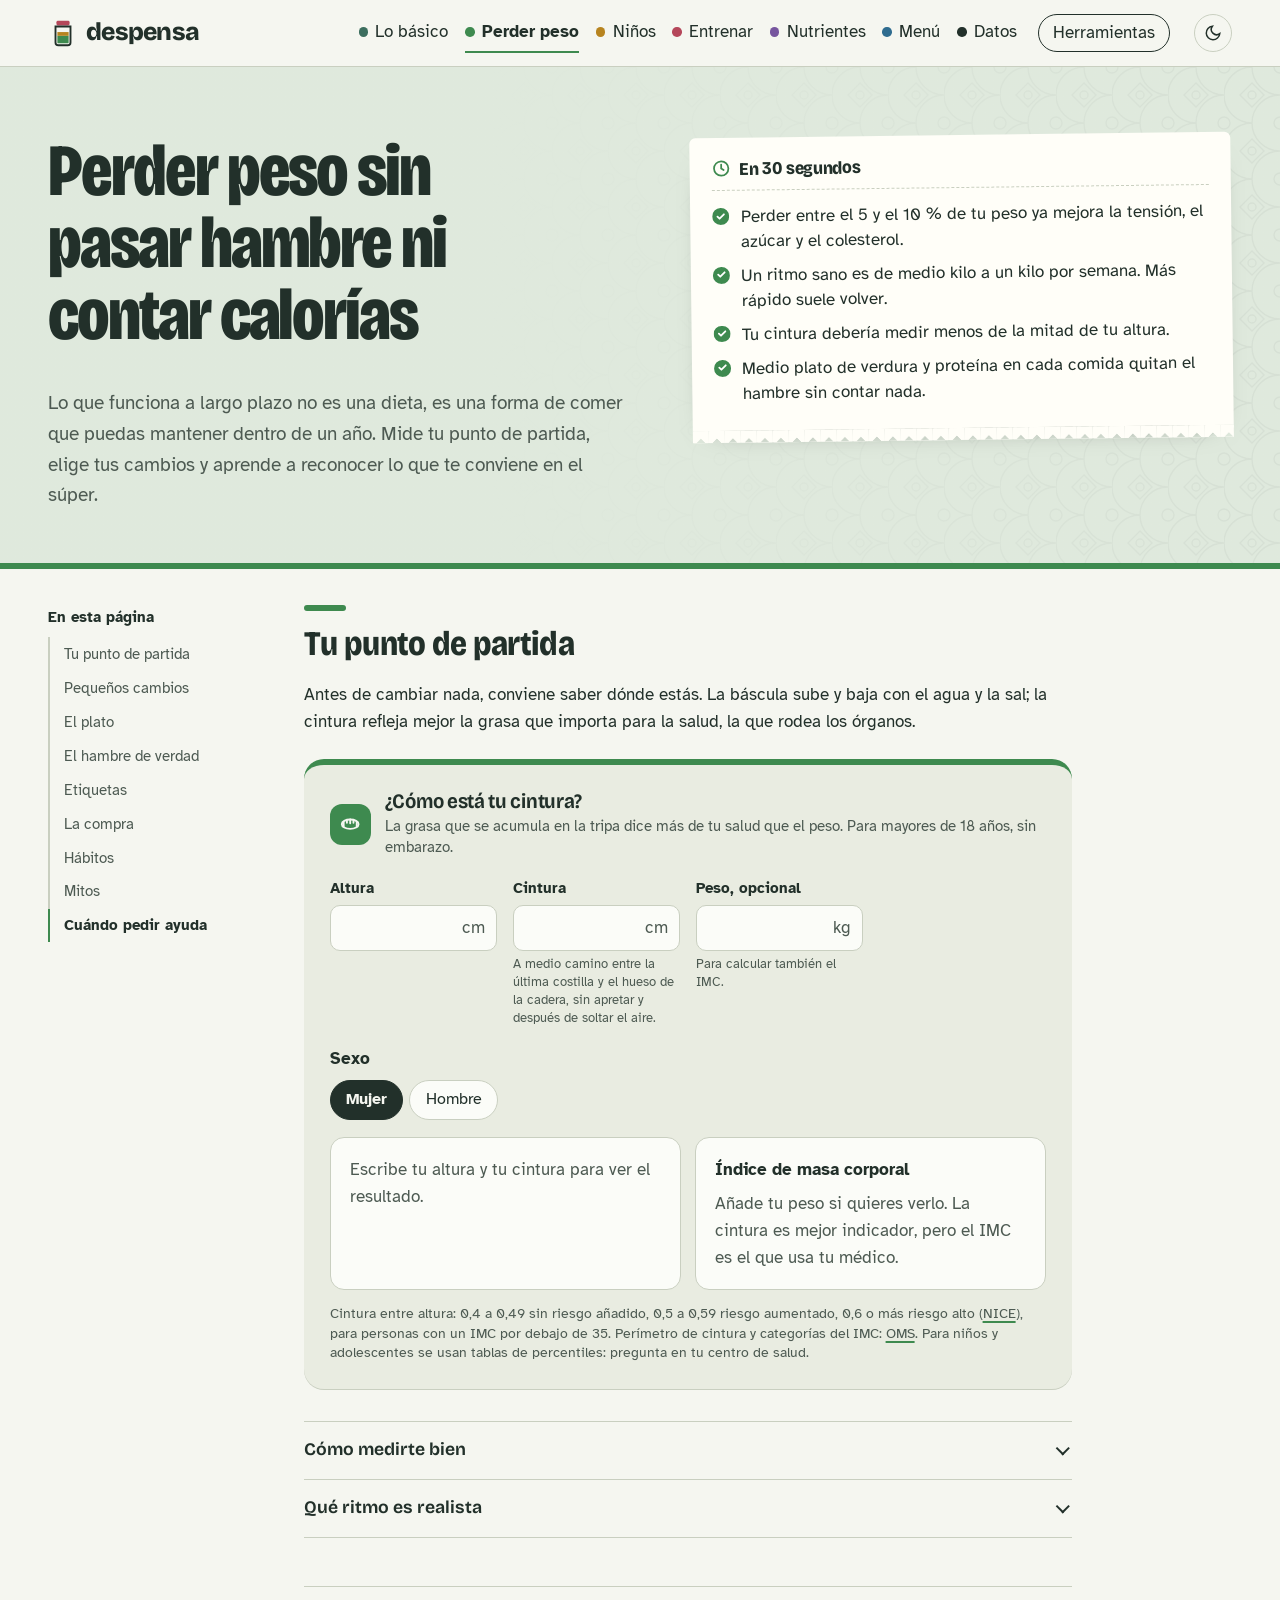
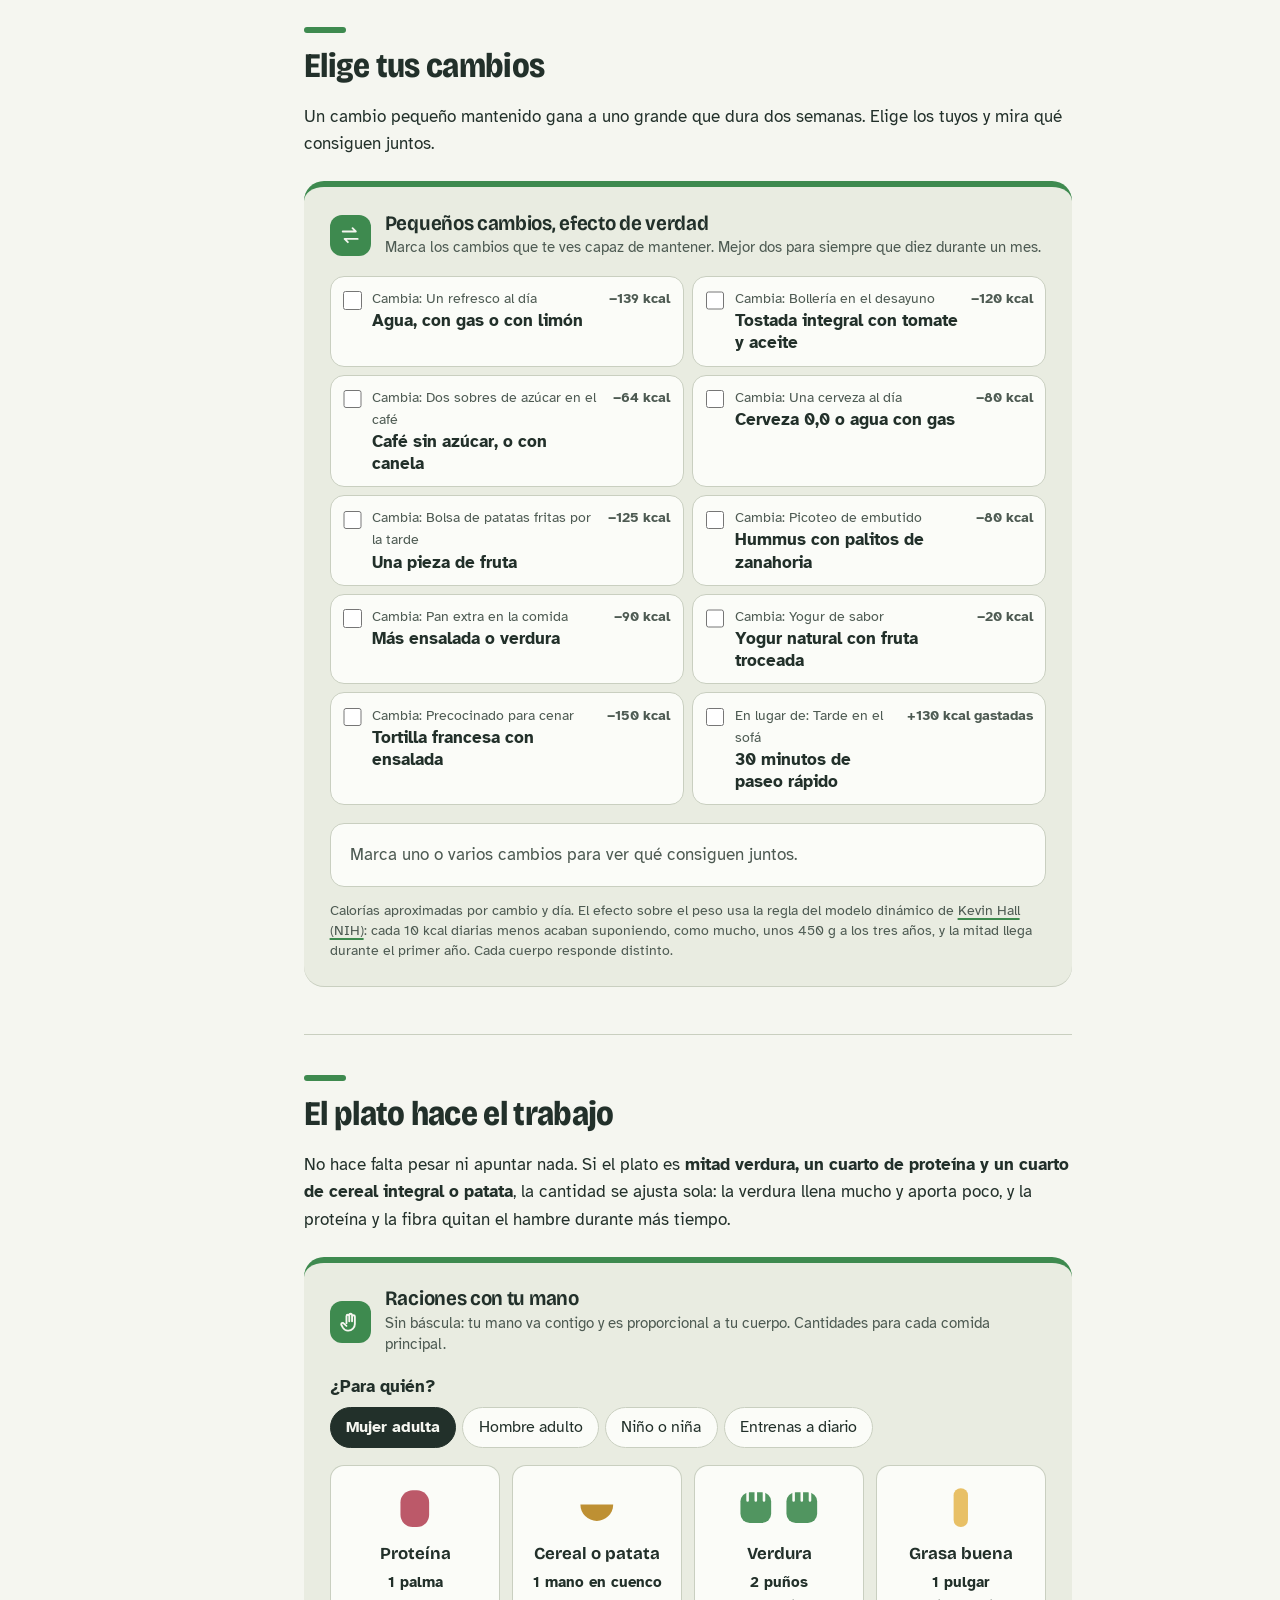
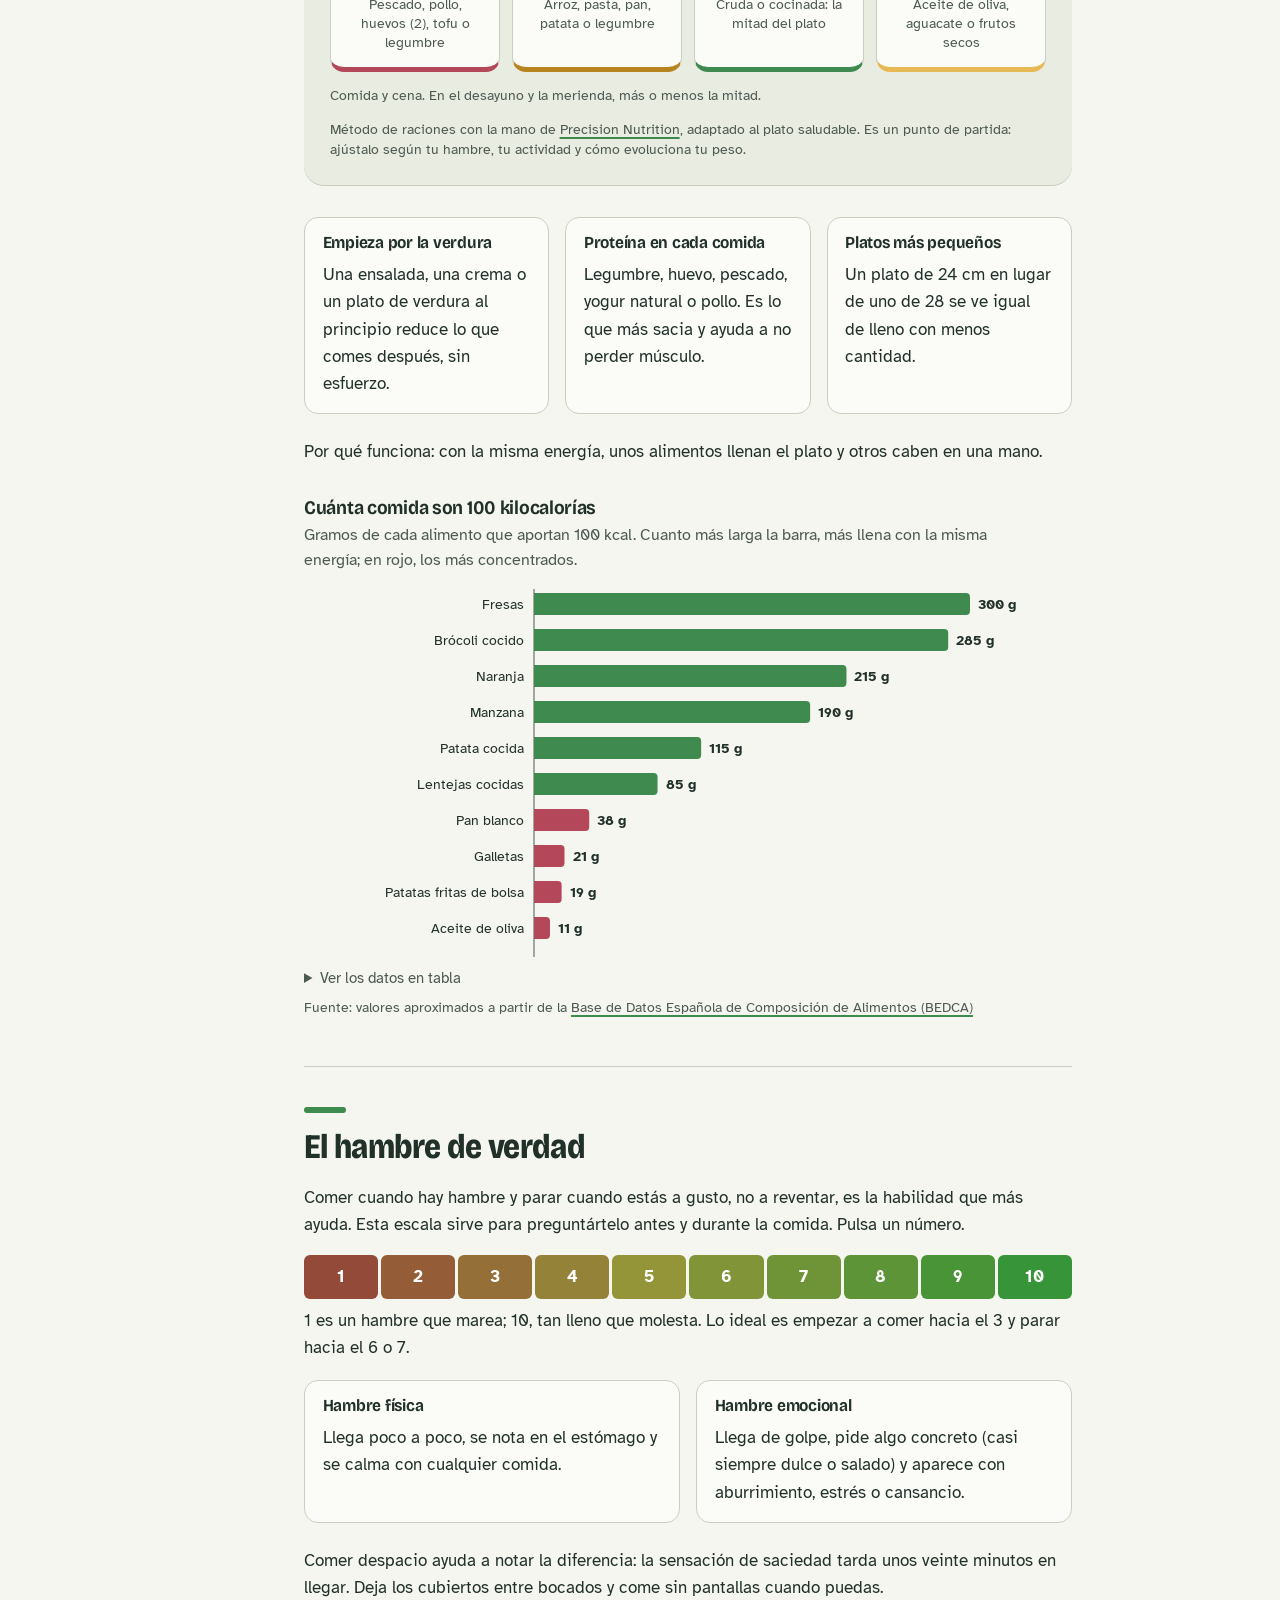
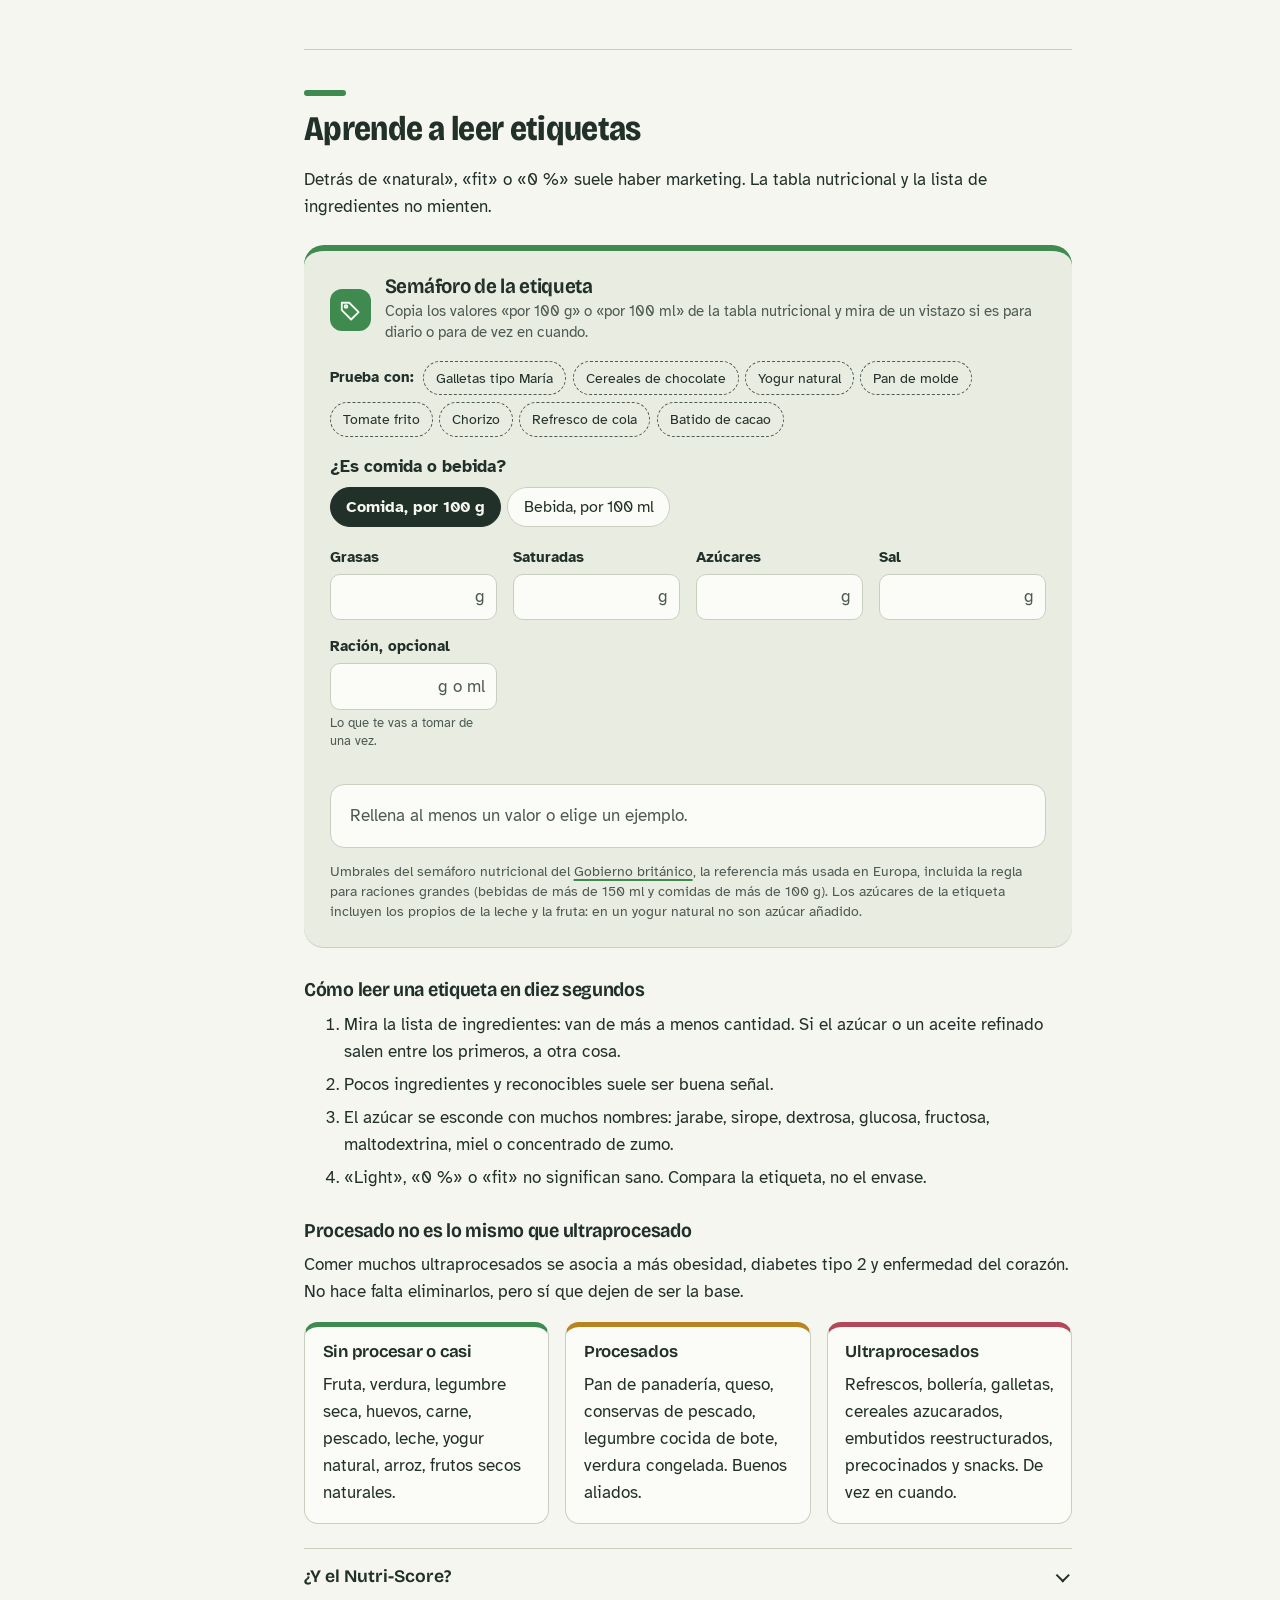
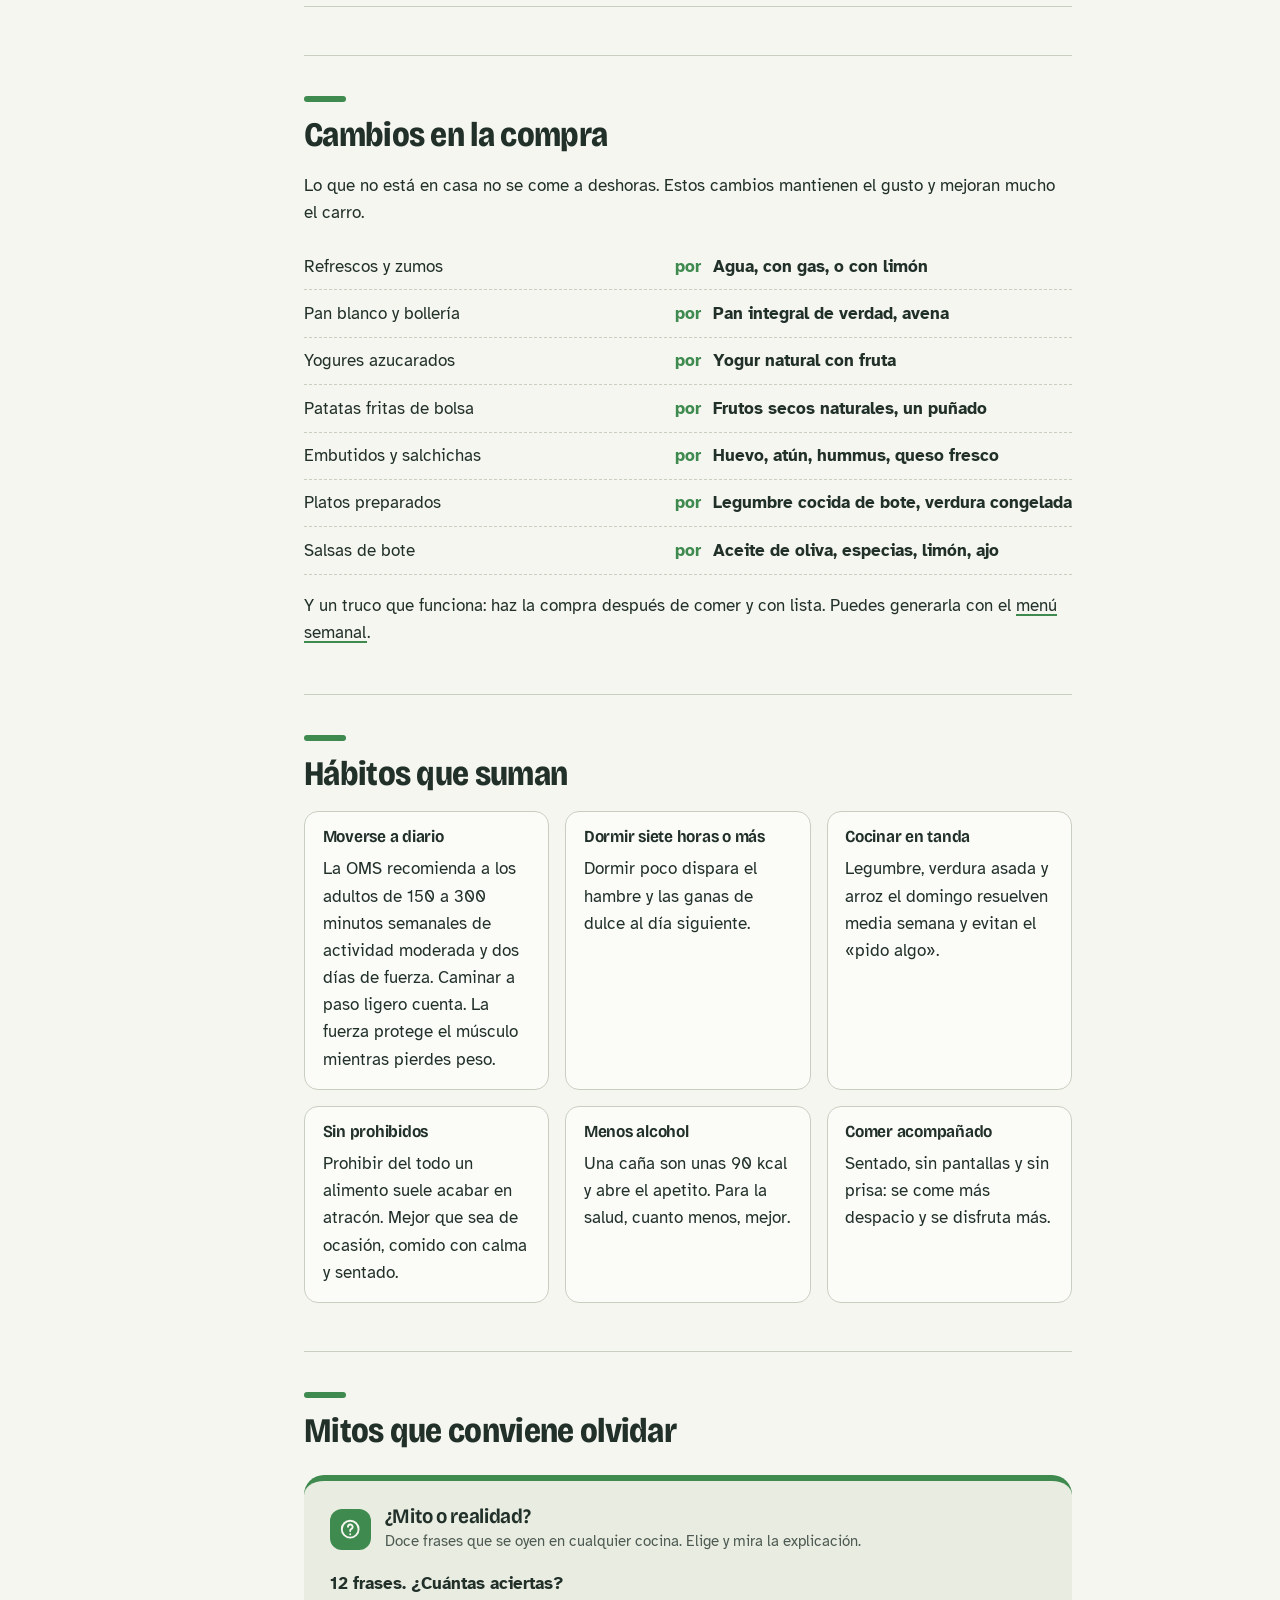
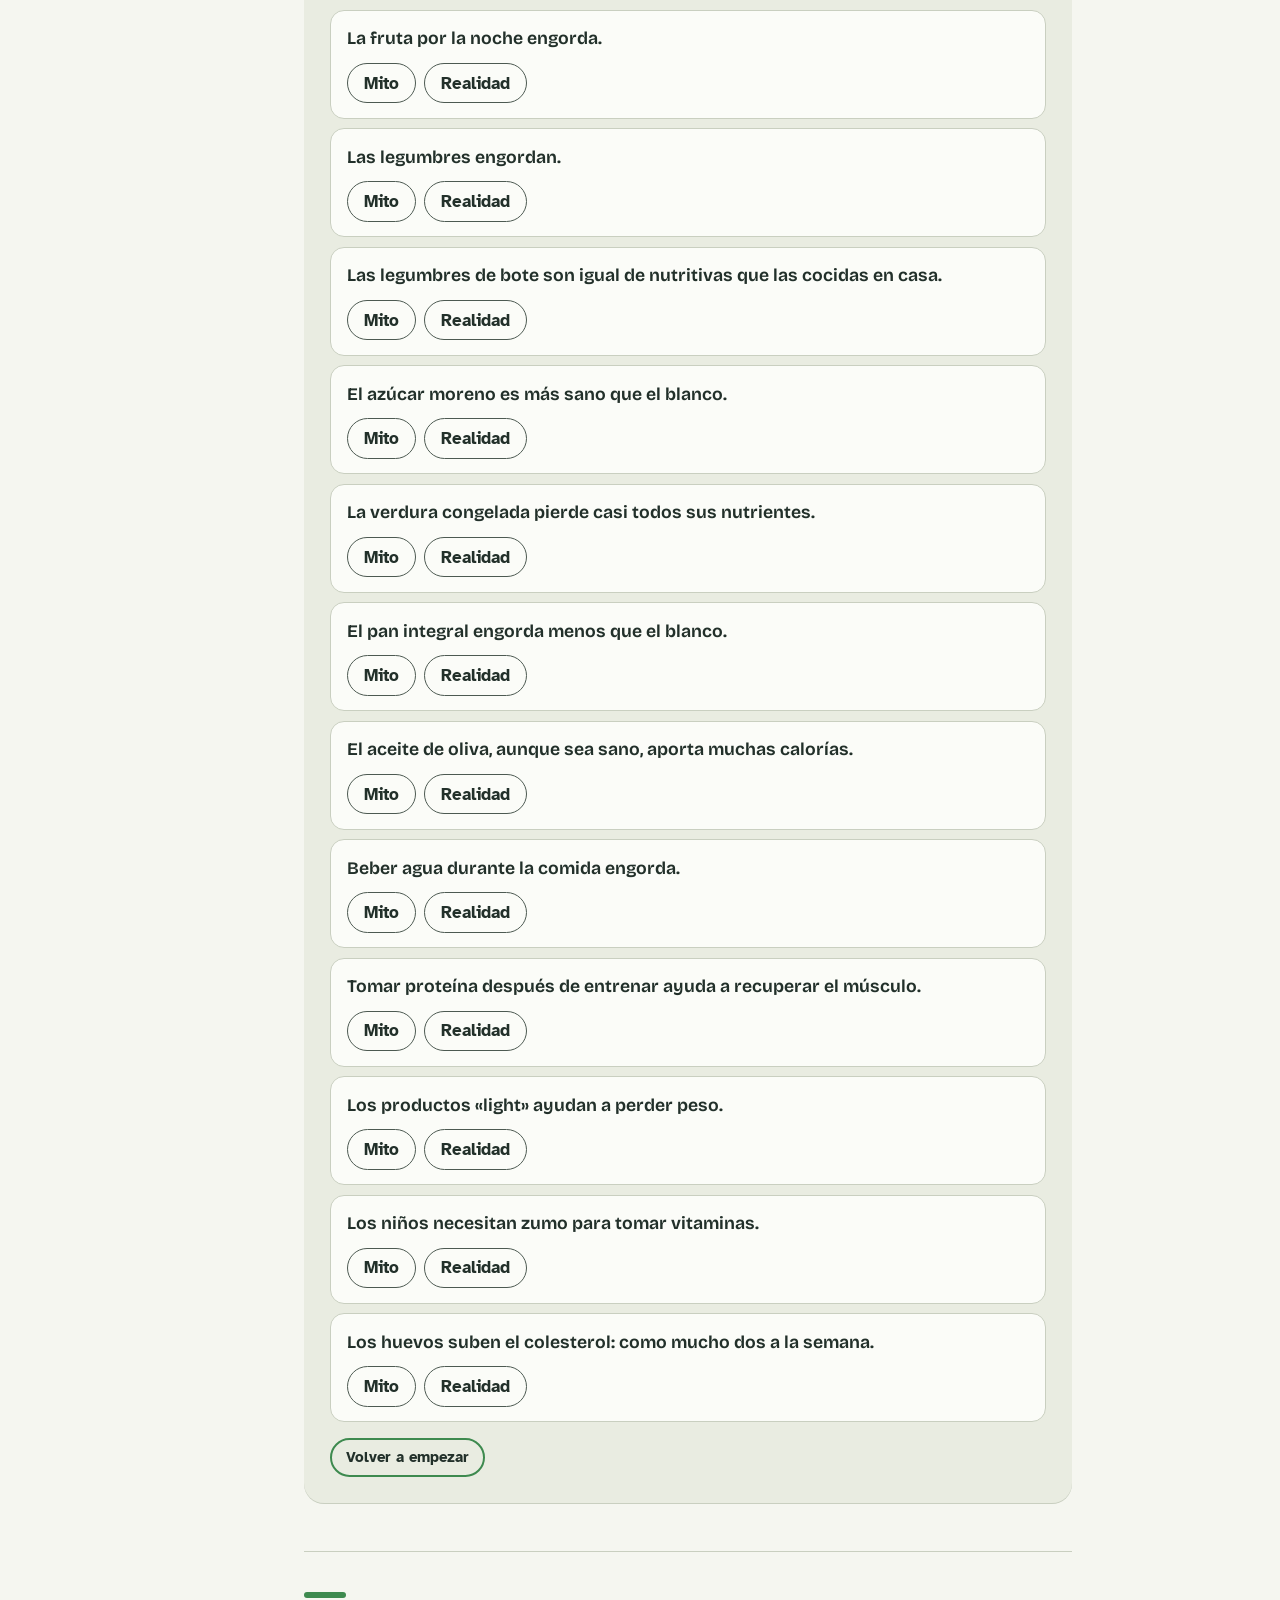
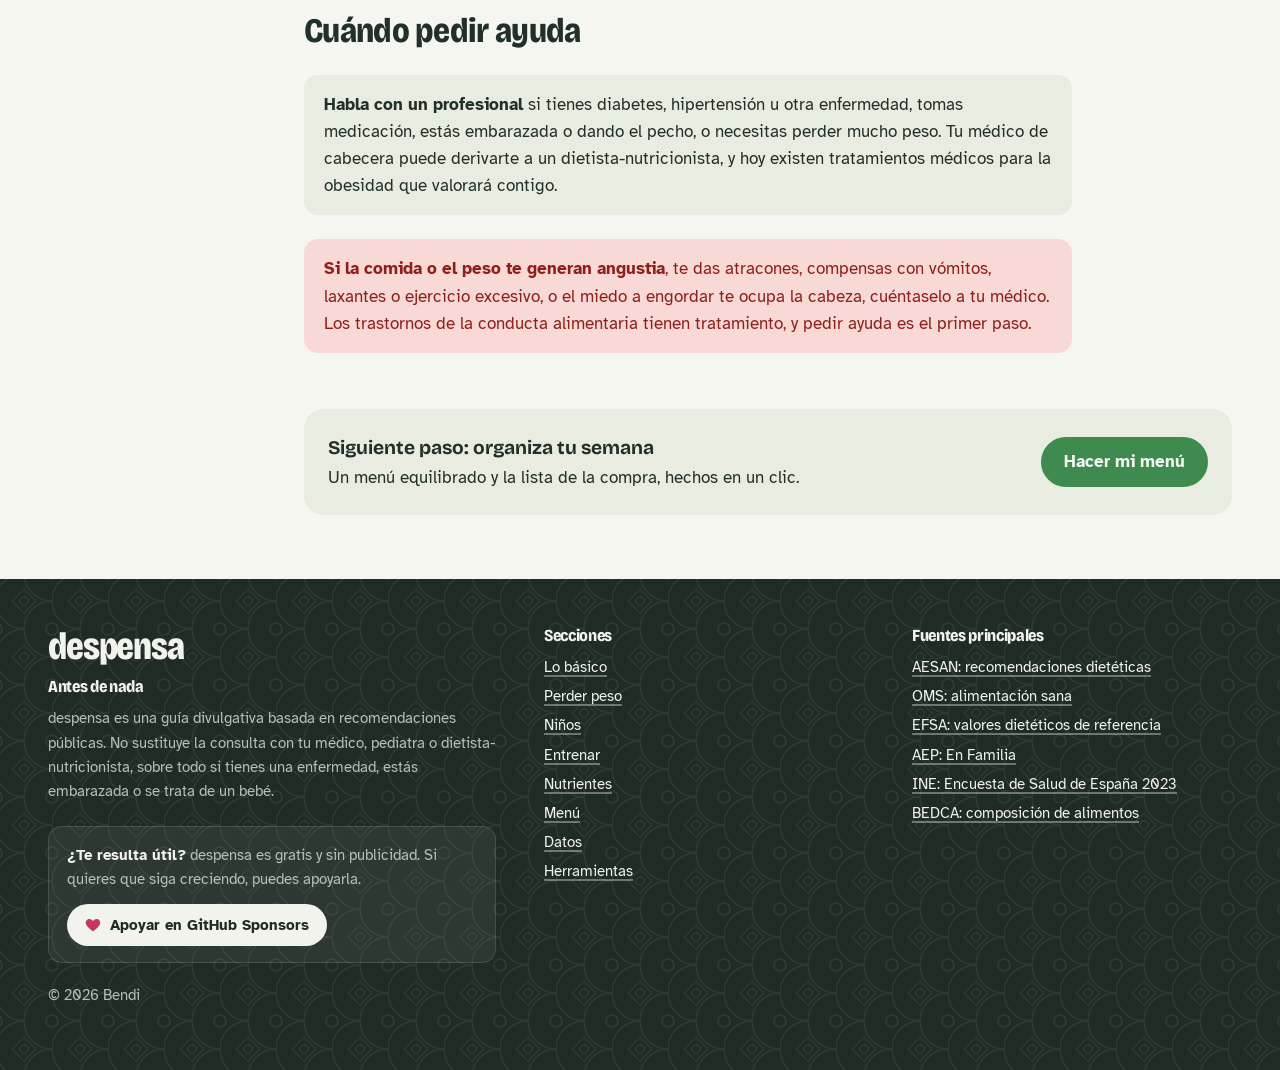
<file: peso.html>
<!doctype html>
<html lang="es">
<head>
  <meta charset="utf-8">
  <meta name="viewport" content="width=device-width, initial-scale=1">
  <title>Perder peso sin pasar hambre · despensa</title>
  <meta name="description" content="Mide tu cintura, elige pequeños cambios con efecto real, aprende a leer etiquetas y olvida los mitos.">
  <meta name="theme-color" content="#f5f6f0" media="(prefers-color-scheme: light)">
  <meta name="theme-color" content="#161c18" media="(prefers-color-scheme: dark)">
  <link rel="canonical" href="https://serbenda.github.io/despensa/peso.html">
  <meta property="og:type" content="website">
  <meta property="og:locale" content="es_ES">
  <meta property="og:site_name" content="despensa">
  <meta property="og:title" content="Perder peso sin pasar hambre · despensa">
  <meta property="og:description" content="Mide tu cintura, elige pequeños cambios con efecto real, aprende a leer etiquetas y olvida los mitos.">
  <meta property="og:url" content="https://serbenda.github.io/despensa/peso.html">
  <meta property="og:image" content="https://serbenda.github.io/despensa/img/social.png">
  <meta property="og:image:width" content="1200">
  <meta property="og:image:height" content="630">
  <meta name="twitter:card" content="summary_large_image">
  <link rel="icon" href="img/tarro.svg" type="image/svg+xml">
  <link rel="preconnect" href="https://fonts.googleapis.com">
  <link rel="preconnect" href="https://fonts.gstatic.com" crossorigin>
  <link href="https://fonts.googleapis.com/css2?family=Atkinson+Hyperlegible:wght@400;700&family=Bricolage+Grotesque:opsz,wdth,wght@12..96,75..100,500..800&display=swap" rel="stylesheet">
  <link rel="stylesheet" href="css/estilos.css">
</head>
<body data-pagina="peso" class="s-peso">
  <main id="principal">
    <header class="cabecera-seccion">
      <div class="envoltorio con-esencial">
        <div>
          <h1>Perder peso sin pasar hambre ni contar calorías</h1>
          <p class="entradilla">Lo que funciona a largo plazo no es una dieta, es una forma de comer que puedas mantener dentro de un año. Mide tu punto de partida, elige tus cambios y aprende a reconocer lo que te conviene en el súper.</p>
        </div>
        <aside class="esencial" aria-labelledby="e-t">
          <h2 id="e-t"><svg viewBox="0 0 24 24" fill="none" stroke="currentColor" stroke-width="2.2" stroke-linecap="round" aria-hidden="true"><circle cx="12" cy="12" r="9"/><path d="M12 7v5l3 2"/></svg>En 30 segundos</h2>
          <ul>
            <li>Perder entre el 5 y el 10 % de tu peso ya mejora la tensión, el azúcar y el colesterol.</li>
            <li>Un ritmo sano es de medio kilo a un kilo por semana. Más rápido suele volver.</li>
            <li>Tu cintura debería medir menos de la mitad de tu altura.</li>
            <li>Medio plato de verdura y proteína en cada comida quitan el hambre sin contar nada.</li>
          </ul>
        </aside>
      </div>
    </header>

    <div class="envoltorio cuerpo">
      <nav class="indice" aria-label="En esta página">
        <p>En esta página</p>
        <ol>
          <li><a href="#punto">Tu punto de partida</a></li>
          <li><a href="#cambios">Pequeños cambios</a></li>
          <li><a href="#plato">El plato</a></li>
          <li><a href="#hambre">El hambre de verdad</a></li>
          <li><a href="#etiquetas">Etiquetas</a></li>
          <li><a href="#compra">La compra</a></li>
          <li><a href="#habitos">Hábitos</a></li>
          <li><a href="#mitos">Mitos</a></li>
          <li><a href="#ayuda">Cuándo pedir ayuda</a></li>
        </ol>
      </nav>

      <div class="contenido">
        <section id="punto">
          <h2>Tu punto de partida</h2>
          <p>Antes de cambiar nada, conviene saber dónde estás. La báscula sube y baja con el agua y la sal; la cintura refleja mejor la grasa que importa para la salud, la que rodea los órganos.</p>
          <div data-herramienta="cintura"></div>
          <div class="acordeon">
            <details>
              <summary>Cómo medirte bien</summary>
              <div class="dentro">
                <ul>
                  <li>De pie, relajado y sin ropa encima de la tripa.</li>
                  <li>Cinta métrica a medio camino entre la última costilla y el hueso de la cadera, paralela al suelo.</li>
                  <li>Mide después de soltar el aire, sin apretar ni meter tripa.</li>
                  <li>Repite la cintura una vez al mes. Pesarte una vez por semana, el mismo día y a la misma hora, es suficiente: fíjate en la tendencia, no en cada número.</li>
                </ul>
              </div>
            </details>
            <details>
              <summary>Qué ritmo es realista</summary>
              <div class="dentro">
                <p>De medio kilo a un kilo por semana al principio, y menos después. Las primeras semanas se pierde sobre todo agua; luego el ritmo se frena, y es normal. Las dietas muy bajas en calorías hacen perder músculo y casi siempre acaban en rebote.</p>
                <p>Fíjate también en lo que no marca la báscula: la ropa, la energía, cómo duermes y lo que dicen tus análisis.</p>
              </div>
            </details>
          </div>
        </section>

        <section id="cambios">
          <h2>Elige tus cambios</h2>
          <p>Un cambio pequeño mantenido gana a uno grande que dura dos semanas. Elige los tuyos y mira qué consiguen juntos.</p>
          <div data-herramienta="cambios"></div>
        </section>

        <section id="plato">
          <h2>El plato hace el trabajo</h2>
          <p>No hace falta pesar ni apuntar nada. Si el plato es <strong>mitad verdura, un cuarto de proteína y un cuarto de cereal integral o patata</strong>, la cantidad se ajusta sola: la verdura llena mucho y aporta poco, y la proteína y la fibra quitan el hambre durante más tiempo.</p>
          <div data-herramienta="manos"></div>
          <div class="pares">
            <div class="par"><h3>Empieza por la verdura</h3><p>Una ensalada, una crema o un plato de verdura al principio reduce lo que comes después, sin esfuerzo.</p></div>
            <div class="par"><h3>Proteína en cada comida</h3><p>Legumbre, huevo, pescado, yogur natural o pollo. Es lo que más sacia y ayuda a no perder músculo.</p></div>
            <div class="par"><h3>Platos más pequeños</h3><p>Un plato de 24 cm en lugar de uno de 28 se ve igual de lleno con menos cantidad.</p></div>
          </div>
          <p>Por qué funciona: con la misma energía, unos alimentos llenan el plato y otros caben en una mano.</p>
          <div id="g-densidad"></div>
        </section>

        <section id="hambre">
          <h2>El hambre de verdad</h2>
          <p>Comer cuando hay hambre y parar cuando estás a gusto, no a reventar, es la habilidad que más ayuda. Esta escala sirve para preguntártelo antes y durante la comida. Pulsa un número.</p>
          <div class="hambre" role="group" aria-label="Escala del hambre del 1 al 10">
            <button type="button" style="--n:1" aria-pressed="false">1</button>
            <button type="button" style="--n:2" aria-pressed="false">2</button>
            <button type="button" style="--n:3" aria-pressed="false">3</button>
            <button type="button" style="--n:4" aria-pressed="false">4</button>
            <button type="button" style="--n:5" aria-pressed="false">5</button>
            <button type="button" style="--n:6" aria-pressed="false">6</button>
            <button type="button" style="--n:7" aria-pressed="false">7</button>
            <button type="button" style="--n:8" aria-pressed="false">8</button>
            <button type="button" style="--n:9" aria-pressed="false">9</button>
            <button type="button" style="--n:10" aria-pressed="false">10</button>
          </div>
          <p class="hambre-texto" id="hambre-texto" aria-live="polite">1 es un hambre que marea; 10, tan lleno que molesta. Lo ideal es empezar a comer hacia el 3 y parar hacia el 6 o 7.</p>
          <div class="pares">
            <div class="par"><h3>Hambre física</h3><p>Llega poco a poco, se nota en el estómago y se calma con cualquier comida.</p></div>
            <div class="par"><h3>Hambre emocional</h3><p>Llega de golpe, pide algo concreto (casi siempre dulce o salado) y aparece con aburrimiento, estrés o cansancio.</p></div>
          </div>
          <p>Comer despacio ayuda a notar la diferencia: la sensación de saciedad tarda unos veinte minutos en llegar. Deja los cubiertos entre bocados y come sin pantallas cuando puedas.</p>
        </section>

        <section id="etiquetas">
          <h2>Aprende a leer etiquetas</h2>
          <p>Detrás de «natural», «fit» o «0 %» suele haber marketing. La tabla nutricional y la lista de ingredientes no mienten.</p>
          <div data-herramienta="etiqueta"></div>
          <h3>Cómo leer una etiqueta en diez segundos</h3>
          <ol>
            <li>Mira la lista de ingredientes: van de más a menos cantidad. Si el azúcar o un aceite refinado salen entre los primeros, a otra cosa.</li>
            <li>Pocos ingredientes y reconocibles suele ser buena señal.</li>
            <li>El azúcar se esconde con muchos nombres: jarabe, sirope, dextrosa, glucosa, fructosa, maltodextrina, miel o concentrado de zumo.</li>
            <li>«Light», «0 %» o «fit» no significan sano. Compara la etiqueta, no el envase.</li>
          </ol>
          <h3>Procesado no es lo mismo que ultraprocesado</h3>
          <p>Comer muchos ultraprocesados se asocia a más obesidad, diabetes tipo 2 y enfermedad del corazón. No hace falta eliminarlos, pero sí que dejen de ser la base.</p>
          <div class="pares">
            <div class="par g-verdura" style="border-top:5px solid var(--g)"><h4>Sin procesar o casi</h4><p>Fruta, verdura, legumbre seca, huevos, carne, pescado, leche, yogur natural, arroz, frutos secos naturales.</p></div>
            <div class="par g-cereal" style="border-top:5px solid var(--g)"><h4>Procesados</h4><p>Pan de panadería, queso, conservas de pescado, legumbre cocida de bote, verdura congelada. Buenos aliados.</p></div>
            <div class="par g-carne" style="border-top:5px solid var(--g)"><h4>Ultraprocesados</h4><p>Refrescos, bollería, galletas, cereales azucarados, embutidos reestructurados, precocinados y snacks. De vez en cuando.</p></div>
          </div>
          <div class="acordeon">
            <details>
              <summary>¿Y el Nutri-Score?</summary>
              <div class="dentro">
                <p>Es la letra de colores, de la A verde a la E roja, que llevan muchos envases. Sirve para comparar productos del mismo tipo: unos cereales con otros cereales. No sirve para comparar un aceite de oliva con un refresco, ni dice si un producto es ultraprocesado.</p>
              </div>
            </details>
          </div>
        </section>

        <section id="compra">
          <h2>Cambios en la compra</h2>
          <p>Lo que no está en casa no se come a deshoras. Estos cambios mantienen el gusto y mejoran mucho el carro.</p>
          <ul class="cambio">
            <li><span>Refrescos y zumos</span><span class="flecha" aria-hidden="true">por</span><span class="por">Agua, con gas, o con limón</span></li>
            <li><span>Pan blanco y bollería</span><span class="flecha" aria-hidden="true">por</span><span class="por">Pan integral de verdad, avena</span></li>
            <li><span>Yogures azucarados</span><span class="flecha" aria-hidden="true">por</span><span class="por">Yogur natural con fruta</span></li>
            <li><span>Patatas fritas de bolsa</span><span class="flecha" aria-hidden="true">por</span><span class="por">Frutos secos naturales, un puñado</span></li>
            <li><span>Embutidos y salchichas</span><span class="flecha" aria-hidden="true">por</span><span class="por">Huevo, atún, hummus, queso fresco</span></li>
            <li><span>Platos preparados</span><span class="flecha" aria-hidden="true">por</span><span class="por">Legumbre cocida de bote, verdura congelada</span></li>
            <li><span>Salsas de bote</span><span class="flecha" aria-hidden="true">por</span><span class="por">Aceite de oliva, especias, limón, ajo</span></li>
          </ul>
          <p>Y un truco que funciona: haz la compra después de comer y con lista. Puedes generarla con el <a href="menu.html">menú semanal</a>.</p>
        </section>

        <section id="habitos">
          <h2>Hábitos que suman</h2>
          <div class="pares">
            <div class="par"><h3>Moverse a diario</h3><p>La OMS recomienda a los adultos de 150 a 300 minutos semanales de actividad moderada y dos días de fuerza. Caminar a paso ligero cuenta. La fuerza protege el músculo mientras pierdes peso.</p></div>
            <div class="par"><h3>Dormir siete horas o más</h3><p>Dormir poco dispara el hambre y las ganas de dulce al día siguiente.</p></div>
            <div class="par"><h3>Cocinar en tanda</h3><p>Legumbre, verdura asada y arroz el domingo resuelven media semana y evitan el «pido algo».</p></div>
            <div class="par"><h3>Sin prohibidos</h3><p>Prohibir del todo un alimento suele acabar en atracón. Mejor que sea de ocasión, comido con calma y sentado.</p></div>
            <div class="par"><h3>Menos alcohol</h3><p>Una caña son unas 90 kcal y abre el apetito. Para la salud, cuanto menos, mejor.</p></div>
            <div class="par"><h3>Comer acompañado</h3><p>Sentado, sin pantallas y sin prisa: se come más despacio y se disfruta más.</p></div>
          </div>
        </section>

        <section id="mitos">
          <h2>Mitos que conviene olvidar</h2>
          <div data-herramienta="mitos"></div>
        </section>

        <section id="ayuda">
          <h2>Cuándo pedir ayuda</h2>
          <div class="aviso">
            <p><strong>Habla con un profesional</strong> si tienes diabetes, hipertensión u otra enfermedad, tomas medicación, estás embarazada o dando el pecho, o necesitas perder mucho peso. Tu médico de cabecera puede derivarte a un dietista-nutricionista, y hoy existen tratamientos médicos para la obesidad que valorará contigo.</p>
          </div>
          <div class="aviso importante">
            <p><strong>Si la comida o el peso te generan angustia</strong>, te das atracones, compensas con vómitos, laxantes o ejercicio excesivo, o el miedo a engordar te ocupa la cabeza, cuéntaselo a tu médico. Los trastornos de la conducta alimentaria tienen tratamiento, y pedir ayuda es el primer paso.</p>
          </div>
        </section>

        <div class="siguiente">
          <p><strong>Siguiente paso: organiza tu semana</strong>Un menú equilibrado y la lista de la compra, hechos en un clic.</p>
          <a class="boton" href="menu.html">Hacer mi menú</a>
        </div>
      </div>
    </div>
  </main>

  <script src="js/comun.js"></script>
  <script src="js/graficos.js"></script>
  <script src="js/herramientas.js"></script>
  <script>
    Grafico.barras(document.getElementById("g-densidad"), {
      titulo: "Cuánta comida son 100 kilocalorías",
      subtitulo: "Gramos de cada alimento que aportan 100 kcal. Cuanto más larga la barra, más llena con la misma energía; en rojo, los más concentrados.",
      unidad: " g", decimales: 0,
      columna: "Alimento", columnaValor: "Gramos por 100 kcal",
      color: "var(--hortaliza)", colorDestacado: "var(--proteina)",
      datos: [
        { etiqueta: "Fresas", valor: 300, nota: "un bol grande" },
        { etiqueta: "Brócoli cocido", valor: 285, nota: "dos platos" },
        { etiqueta: "Naranja", valor: 215, nota: "dos naranjas medianas" },
        { etiqueta: "Manzana", valor: 190, nota: "una grande" },
        { etiqueta: "Patata cocida", valor: 115, nota: "una mediana" },
        { etiqueta: "Lentejas cocidas", valor: 85, nota: "medio plato" },
        { etiqueta: "Pan blanco", valor: 38, nota: "una rebanada y media", destacar: true },
        { etiqueta: "Galletas", valor: 21, nota: "unas cuatro", destacar: true },
        { etiqueta: "Patatas fritas de bolsa", valor: 19, nota: "un puñado", destacar: true },
        { etiqueta: "Aceite de oliva", valor: 11, nota: "una cucharada: sano, pero muy concentrado", destacar: true },
      ],
      fuente: 'valores aproximados a partir de la <a href="https://www.bedca.net/">Base de Datos Española de Composición de Alimentos (BEDCA)</a>',
    });
    (function () {
      const textos = {
        1: "1 · Hambre que marea. Si llegas aquí a menudo, comes de más en la siguiente comida: conviene no saltarse comidas.",
        2: "2 · Mucha hambre, irritable. Es el momento en que se come rápido y lo que pilles.",
        3: "3 · Hambre clara. Buen momento para empezar a comer.",
        4: "4 · Empieza a apetecer. Puedes comer ya o esperar un poco.",
        5: "5 · Ni hambre ni lleno. Si estás comiendo, para un momento y pregúntate cómo vas.",
        6: "6 · Satisfecho. Un buen punto para parar.",
        7: "7 · Lleno pero cómodo. Parar aquí también está bien.",
        8: "8 · Algo pesado. Te has pasado un poco; no pasa nada, la próxima vez para antes.",
        9: "9 · Muy lleno, incómodo. Suele pasar al comer deprisa o con pantallas.",
        10: "10 · Tan lleno que duele. Comer más despacio es lo que más ayuda a no llegar aquí.",
      };
      const botones = document.querySelectorAll(".hambre button");
      const salida = document.getElementById("hambre-texto");
      botones.forEach(b => b.addEventListener("click", () => {
        botones.forEach(x => x.setAttribute("aria-pressed", "false"));
        b.setAttribute("aria-pressed", "true");
        salida.textContent = textos[b.textContent];
      }));
    })();
  </script>
<!-- Contador de visitas anónimo (GoatCounter): sin cookies ni datos personales -->
<script data-goatcounter="https://serbenda.goatcounter.com/count" async src="https://gc.zgo.at/count.js"></script>
</body>
</html>
</file>
<file: css/estilos.css>
/* despensa — sistema de diseño
   La paleta sale del plato: cada grupo de alimentos tiene su color
   y cada sección de la web hereda uno de ellos.
   Componentes: cabecera, héroe de sección con resumen, índice, herramienta,
   acordeón, tarjetas de objetivo, semáforo, gráficos y menú. */

/* ---------- Tokens ---------- */
:root {
  --papel: #f5f6f0;
  --papel-2: #e9ece1;
  --superficie: #fbfcf8;
  --tinta: #22302a;
  --tinta-suave: #4d5a52;
  --linea: #c9cfc0;

  --hortaliza: #3e8a4f;   /* verdura · perder peso */
  --grano: #b7841f;       /* cereal · niños */
  --grano-claro: #e6b955;
  --proteina: #b5475a;    /* proteína · entrenar */
  --azulejo: #2f6c8f;     /* agua · menú */
  --mineral: #76559e;     /* nutrientes */

  --serie-a: #1f6fa8;
  --serie-b: #b5475a;
  --sobre-color: #ffffff;

  /* Estados: siempre con texto o icono, nunca solo color */
  --ok-fondo: #dcefe1;   --ok-tinta: #1d5e36;
  --ojo-fondo: #fbe9c4;  --ojo-tinta: #7a4b00;
  --no-fondo: #f8d9d6;   --no-tinta: #8f1f1a;
  --ok: #2f8a52; --ojo: #d29a1b; --no: #c4392f;

  --seccion: var(--hortaliza);

  --fuente-titulo: "Bricolage Grotesque", "Trebuchet MS", sans-serif;
  --fuente-texto: "Atkinson Hyperlegible", Verdana, sans-serif;

  --ancho: 74rem;
  --medida: 40rem;
  --radio: 14px;
  --radio-grande: 20px;
  color-scheme: light;
}

@media (prefers-color-scheme: dark) {
  :root:not([data-theme="light"]) {
    --papel: #161c18;
    --papel-2: #222b24;
    --superficie: #1b221d;
    --tinta: #e8ece4;
    --tinta-suave: #aab5ac;
    --linea: #39443c;
    --hortaliza: #6cbf7d;
    --grano: #e2b24e;
    --grano-claro: #f0cf82;
    --proteina: #e07b8c;
    --azulejo: #6fa8cc;
    --mineral: #b39ddb;
    --serie-a: #3a98d8;
    --serie-b: #d8687a;
    --sobre-color: #161c18;
    --ok-fondo: #1e3b28;  --ok-tinta: #a6e3b8;
    --ojo-fondo: #3d2f12; --ojo-tinta: #f3cf7d;
    --no-fondo: #44201d;  --no-tinta: #f6aaa3;
    --ok: #5cc183; --ojo: #e9b949; --no: #ef7469;
    color-scheme: dark;
  }
}
:root[data-theme="dark"] {
  --papel: #161c18;
  --papel-2: #222b24;
  --superficie: #1b221d;
  --tinta: #e8ece4;
  --tinta-suave: #aab5ac;
  --linea: #39443c;
  --hortaliza: #6cbf7d;
  --grano: #e2b24e;
  --grano-claro: #f0cf82;
  --proteina: #e07b8c;
  --azulejo: #6fa8cc;
  --mineral: #b39ddb;
  --serie-a: #3a98d8;
  --serie-b: #d8687a;
  --sobre-color: #161c18;
  --ok-fondo: #1e3b28;  --ok-tinta: #a6e3b8;
  --ojo-fondo: #3d2f12; --ojo-tinta: #f3cf7d;
  --no-fondo: #44201d;  --no-tinta: #f6aaa3;
  --ok: #5cc183; --ojo: #e9b949; --no: #ef7469;
  color-scheme: dark;
}

.s-peso { --seccion: var(--hortaliza); }
.s-ninos { --seccion: var(--grano); }
.s-entrenar { --seccion: var(--proteina); }
.s-menu { --seccion: var(--azulejo); }
.s-nutrientes { --seccion: var(--mineral); }
.s-datos, .s-herramientas { --seccion: var(--tinta); }

/* ---------- Base ---------- */
*, *::before, *::after { box-sizing: border-box; }
html { -webkit-text-size-adjust: 100%; scroll-behavior: smooth; }
body {
  margin: 0;
  background: var(--papel);
  color: var(--tinta);
  font-family: var(--fuente-texto);
  font-size: 1.0625rem;
  line-height: 1.6;
}
img, svg { max-width: 100%; display: block; }
a { color: inherit; text-decoration-color: var(--seccion); text-decoration-thickness: 2px; text-underline-offset: 3px; }
a:hover { color: var(--seccion); }
:focus-visible { outline: 3px solid var(--azulejo); outline-offset: 3px; border-radius: 4px; }

h1, h2, h3, h4 { font-family: var(--fuente-titulo); line-height: 1.12; letter-spacing: -0.015em; margin: 0 0 0.5em; }
h1 { font-size: clamp(2.2rem, 5.2vw, 3.6rem); font-weight: 700; }
h2 { font-size: clamp(1.55rem, 3.2vw, 2.15rem); font-weight: 650; margin-top: 3rem; }
h3 { font-size: 1.22rem; font-weight: 650; margin-top: 1.75rem; }
h4 { font-size: 1.05rem; font-weight: 650; margin-top: 1.25rem; }
p, ul, ol { margin: 0 0 1em; }
li { margin-bottom: 0.35em; }
strong { font-weight: 700; }

.envoltorio { width: min(100% - 32px, var(--ancho)); margin-inline: auto; }
.medida { max-width: var(--medida); }
.sr { position: absolute; width: 1px; height: 1px; overflow: hidden; clip: rect(0 0 0 0); white-space: nowrap; }
.suave { color: var(--tinta-suave); }

.saltar { position: absolute; left: -999px; top: 0; background: var(--tinta); color: var(--papel); padding: 0.5rem 1rem; z-index: 20; }
.saltar:focus { left: 1rem; top: 1rem; }

/* ---------- Cabecera ---------- */
.cabecera { border-bottom: 1px solid var(--linea); background: var(--papel); }
.cabecera .envoltorio { display: flex; align-items: center; gap: 0.75rem 1.5rem; padding-block: 0.8rem; }
.marca {
  font-family: var(--fuente-titulo); font-weight: 800; font-size: 1.55rem; letter-spacing: -0.03em;
  text-decoration: none; display: flex; align-items: center; gap: 0.5rem; flex: none;
}
.marca:hover { color: var(--tinta); }
.marca svg { width: 30px; height: 30px; }
.nav { display: flex; gap: 0.2rem 1.05rem; margin-left: auto; align-items: center; }
.nav a {
  text-decoration: none; display: inline-flex; align-items: center; gap: 0.45rem; white-space: nowrap;
  padding: 0.35rem 0; border-bottom: 2px solid transparent;
}
.nav a::before { content: ""; width: 0.6rem; height: 0.6rem; border-radius: 50%; background: var(--seccion); }
.nav a[aria-current="page"] { border-bottom-color: var(--seccion); font-weight: 700; }
.nav a:hover { color: var(--tinta); border-bottom-color: var(--seccion); }
.nav a.nav-herramientas {
  border: 1.5px solid var(--tinta); border-radius: 999px; padding: 0.3rem 0.85rem; margin-left: 0.3rem;
}
.nav a.nav-herramientas::before { display: none; }
.nav a.nav-herramientas[aria-current="page"] { background: var(--tinta); color: var(--papel); }
.tema {
  background: none; border: 1px solid var(--linea); color: var(--tinta); flex: none;
  border-radius: 999px; width: 2.4rem; height: 2.4rem; cursor: pointer; display: grid; place-items: center;
}
.tema svg { width: 18px; height: 18px; }

/* ---------- Botones y controles ---------- */
.boton {
  font: inherit; font-weight: 700; cursor: pointer; border-radius: 999px; padding: 0.6rem 1.3rem;
  border: 2px solid var(--seccion); background: var(--seccion); color: var(--papel);
  text-decoration: none; display: inline-flex; align-items: center; gap: 0.5rem;
}
.boton:hover { filter: brightness(1.08); color: var(--papel); }
.boton.secundario { background: transparent; color: var(--tinta); }
.boton.secundario:hover { color: var(--tinta); background: var(--papel-2); filter: none; }
.boton.pequeno { padding: 0.35rem 0.9rem; font-size: 0.93rem; }

.segmentos { display: flex; flex-wrap: wrap; gap: 0.4rem; margin: 0; padding: 0; border: 0; }
.segmentos legend { font-weight: 700; margin-bottom: 0.45rem; padding: 0; width: 100%; }
.segmentos label { position: relative; cursor: pointer; }
.segmentos input { position: absolute; opacity: 0; inset: 0; margin: 0; cursor: pointer; }
.segmentos span {
  display: inline-block; padding: 0.42rem 0.95rem; border-radius: 999px; border: 1.5px solid var(--linea);
  background: var(--superficie); font-size: 0.97rem;
}
.segmentos input:checked + span { background: var(--tinta); color: var(--papel); border-color: var(--tinta); font-weight: 700; }
.segmentos input:focus-visible + span { outline: 3px solid var(--azulejo); outline-offset: 2px; }

.campos { display: grid; grid-template-columns: repeat(auto-fill, minmax(9rem, 1fr)); gap: 0.9rem 1rem; margin: 0 0 1.1rem; }
.campo label, .campo .etiqueta { display: block; font-weight: 700; font-size: 0.95rem; margin-bottom: 0.3rem; }
.campo small { display: block; color: var(--tinta-suave); font-size: 0.84rem; margin-top: 0.25rem; line-height: 1.35; }
.con-unidad { display: flex; align-items: center; border: 1.5px solid var(--linea); border-radius: 10px; background: var(--superficie); }
.con-unidad:focus-within { border-color: var(--seccion); outline: 2px solid var(--seccion); outline-offset: 0; }
.con-unidad input, .campo select {
  font: inherit; font-size: 1.1rem; width: 100%; min-width: 0; border: 0; background: transparent; color: var(--tinta);
  padding: 0.5rem 0.65rem; border-radius: 10px;
}
.con-unidad input:focus { outline: none; }
.con-unidad span { padding-right: 0.7rem; color: var(--tinta-suave); white-space: nowrap; }
.campo select { border: 1.5px solid var(--linea); background: var(--superficie); }

/* ---------- Portada ---------- */
.portada { padding-block: clamp(2rem, 5vw, 4rem) 1.5rem; }
.portada .envoltorio { display: grid; gap: 2.5rem; align-items: center; grid-template-columns: minmax(0, 1.05fr) minmax(0, 1fr); }
.portada h1 { max-width: 13ch; font-size: clamp(2.4rem, 6vw, 4rem); }
.entradilla { font-size: 1.2rem; color: var(--tinta-suave); max-width: 36rem; }

.plato-figura { margin: 0; }
.plato { width: 100%; max-width: 30rem; margin-inline: auto; }
.plato .trozo { cursor: pointer; transition: transform 0.25s ease, opacity 0.25s; transform-origin: 200px 200px; }
.plato .trozo:focus { outline: none; }
.plato .trozo:focus-visible path { stroke: var(--tinta); stroke-width: 4; }
.plato[data-activo] .trozo { opacity: 0.45; }
.plato[data-activo] .trozo.activo { opacity: 1; transform: scale(1.03); }
.plato-nota { min-height: 5.5rem; max-width: 30rem; margin: 1rem auto 0; border-left: 4px solid var(--seccion); padding: 0.25rem 0 0.25rem 1rem; }
.plato-nota strong { font-family: var(--fuente-titulo); font-size: 1.15rem; display: block; }

.bloque-portada { padding-block: 2.5rem; border-top: 1px solid var(--linea); }
.bloque-portada > .envoltorio > h2:first-child { margin-top: 0; }
.bloque-portada .intro { color: var(--tinta-suave); max-width: 40rem; margin-top: -0.2rem; }

/* Objetivos: la puerta de entrada por tarea */
.objetivos { display: grid; grid-template-columns: repeat(4, minmax(0, 1fr)); gap: 1rem; margin-top: 1.5rem; }
.objetivo {
  display: flex; flex-direction: column; text-decoration: none; background: var(--superficie);
  border: 1px solid var(--linea); border-top: 6px solid var(--seccion); border-radius: var(--radio);
  padding: 1.2rem 1.2rem 1.1rem;
}
.objetivo:hover { color: var(--tinta); border-color: var(--seccion); }
.objetivo h3 { margin: 0 0 0.35rem; font-size: 1.3rem; }
.objetivo p { color: var(--tinta-suave); margin: 0 0 0.8rem; font-size: 0.97rem; }
.objetivo ul { list-style: none; padding: 0; margin: 0 0 1rem; font-size: 0.93rem; }
.objetivo li { display: flex; gap: 0.45rem; align-items: baseline; margin: 0 0 0.3rem; }
.objetivo li::before { content: ""; width: 0.45rem; height: 0.45rem; border-radius: 2px; background: var(--seccion); flex: none; transform: translateY(-2px); }
.objetivo .ir { margin-top: auto; font-weight: 700; text-decoration: underline; text-decoration-color: var(--seccion); text-decoration-thickness: 2px; text-underline-offset: 3px; }

/* Ideas clave */
.claves { list-style: none; padding: 0; margin: 1.5rem 0 0; display: grid; grid-template-columns: repeat(3, minmax(0, 1fr)); gap: 1.5rem 2.5rem; }
.claves li { margin: 0; padding-top: 0.9rem; border-top: 3px solid var(--g, var(--tinta)); }
.claves strong { display: block; font-family: var(--fuente-titulo); font-size: 1.15rem; line-height: 1.2; margin-bottom: 0.3rem; }
.claves span { color: var(--tinta-suave); font-size: 0.97rem; }

/* Rejilla de herramientas */
.rejilla-herr { display: grid; grid-template-columns: repeat(3, minmax(0, 1fr)); gap: 0.75rem; margin-top: 1.25rem; padding: 0; list-style: none; }
.rejilla-herr li { margin: 0; }
.rejilla-herr a {
  display: grid; grid-template-columns: 2.6rem 1fr; gap: 0.15rem 0.8rem; align-items: start; text-decoration: none;
  padding: 0.9rem 1rem; border-radius: var(--radio); background: var(--papel-2); height: 100%;
}
.rejilla-herr a:hover { color: var(--tinta); outline: 2px solid var(--seccion); }
.rejilla-herr .icono { grid-row: span 2; width: 2.6rem; height: 2.6rem; border-radius: 10px; display: grid; place-items: center; background: var(--seccion); color: var(--papel); }
.rejilla-herr .icono svg { width: 1.4rem; height: 1.4rem; }
.rejilla-herr strong { font-family: var(--fuente-titulo); font-size: 1.06rem; }
.rejilla-herr span:last-child { color: var(--tinta-suave); font-size: 0.9rem; line-height: 1.4; }

/* Cifras grandes */
.cifras { display: grid; grid-template-columns: repeat(auto-fit, minmax(13rem, 1fr)); gap: 0; margin: 1.5rem 0 1rem; border-top: 1px solid var(--linea); }
.cifra { padding: 1.25rem 1.25rem 1.25rem 0; border-bottom: 1px solid var(--linea); }
.cifra b { font-family: var(--fuente-titulo); font-size: clamp(2.4rem, 5.5vw, 3.4rem); line-height: 1; display: block; letter-spacing: -0.03em; color: var(--tinta); }
.cifra span { display: block; margin-top: 0.4rem; color: var(--tinta-suave); max-width: 18rem; }
.cifra small { display: block; font-size: 0.82rem; color: var(--tinta-suave); margin-top: 0.3rem; }
a.cifras { text-decoration: none; }
a.cifras:hover .cifra b { color: var(--seccion); }

/* ---------- Páginas de sección ---------- */
.cabecera-seccion { padding-block: clamp(2rem, 5vw, 3.25rem) 2rem; border-bottom: 6px solid var(--seccion); }
.cabecera-seccion .con-esencial { display: grid; grid-template-columns: minmax(0, 1.1fr) minmax(0, 1fr); gap: 1.5rem 3rem; align-items: start; }
.cabecera-seccion h1 { max-width: 15ch; }
.cabecera-seccion .entradilla { margin-bottom: 0; }

.esencial { background: var(--superficie); border: 1px solid var(--linea); border-radius: var(--radio-grande); padding: 1.15rem 1.3rem 1.2rem; }
.esencial h2 { font-size: 1.12rem; margin: 0 0 0.7rem; display: flex; align-items: center; gap: 0.5rem; }
.esencial h2 svg { width: 1.2rem; height: 1.2rem; color: var(--seccion); }
.esencial ul { list-style: none; padding: 0; margin: 0; }
.esencial li { display: grid; grid-template-columns: 1.4rem 1fr; gap: 0.35rem; margin: 0 0 0.6rem; line-height: 1.45; }
.esencial li:last-child { margin-bottom: 0; }
.esencial li::before {
  content: ""; width: 1.05rem; height: 1.05rem; margin-top: 0.15rem; border-radius: 50%;
  background: var(--seccion) url("data:image/svg+xml,%3Csvg xmlns='http://www.w3.org/2000/svg' viewBox='0 0 16 16'%3E%3Cpath d='M4 8.2l2.6 2.6L12 5.4' fill='none' stroke='white' stroke-width='2.2' stroke-linecap='round' stroke-linejoin='round'/%3E%3C/svg%3E") center / 80% no-repeat;
}

.cuerpo { display: grid; grid-template-columns: 13rem minmax(0, 1fr); gap: 3rem; padding-block: 2.25rem 4rem; }
.indice { position: sticky; top: 1rem; align-self: start; font-size: 0.95rem; max-height: calc(100vh - 2rem); overflow: auto; }
.indice p { font-weight: 700; margin-bottom: 0.5rem; }
.indice ol { list-style: none; padding: 0; margin: 0; border-left: 2px solid var(--linea); }
.indice li { margin: 0; }
.indice a { display: block; padding: 0.3rem 0 0.3rem 0.9rem; text-decoration: none; color: var(--tinta-suave); border-left: 2px solid transparent; margin-left: -2px; }
.indice a:hover { color: var(--tinta); }
.indice a.activo { color: var(--tinta); font-weight: 700; border-left-color: var(--seccion); }
.contenido > section:first-child > h2:first-child { margin-top: 0; }
.contenido section { scroll-margin-top: 4.5rem; max-width: 48rem; }
.contenido > section + section { border-top: 1px solid var(--linea); margin-top: 3rem; }
.contenido > section + section > h2:first-child { margin-top: 2.5rem; }

.aviso { background: var(--papel-2); border-radius: var(--radio); padding: 1rem 1.25rem; margin: 1.5rem 0; }
.aviso p:last-child, .aviso ul:last-child { margin-bottom: 0; }
.aviso.importante { background: var(--no-fondo); color: var(--no-tinta); }
.aviso.importante a { color: inherit; }

.dato-clave { border-left: 4px solid var(--seccion); padding: 0.2rem 0 0.2rem 1rem; margin: 1.5rem 0; }
.dato-clave b { font-family: var(--fuente-titulo); font-size: 1.6rem; }

.pares { display: grid; grid-template-columns: repeat(auto-fit, minmax(13rem, 1fr)); gap: 1rem; margin: 1rem 0 1.5rem; }
.par { border: 1px solid var(--linea); border-radius: var(--radio); padding: 1rem 1.1rem; background: var(--superficie); }
.par h3, .par h4 { margin-top: 0; font-size: 1.05rem; }
.par p, .par ul { margin-bottom: 0; }
.par ul { padding-left: 1.1rem; }

.cambio { list-style: none; padding: 0; }
.cambio li { display: grid; grid-template-columns: 1fr auto 1fr; gap: 0.75rem; align-items: center; padding: 0.6rem 0; border-bottom: 1px dashed var(--linea); margin: 0; }
.cambio .flecha { color: var(--seccion); font-weight: 700; }
.cambio .por { font-weight: 700; }

table { border-collapse: collapse; width: 100%; margin: 1rem 0 1.5rem; font-size: 0.97rem; }
th, td { text-align: left; padding: 0.55rem 0.6rem; border-bottom: 1px solid var(--linea); vertical-align: top; }
th { font-family: var(--fuente-titulo); font-weight: 650; }
.tabla-scroll { overflow-x: auto; position: relative; }

/* Acordeón */
.acordeon { border-top: 1px solid var(--linea); margin: 1.25rem 0; }
.acordeon details { border-bottom: 1px solid var(--linea); }
.acordeon summary {
  cursor: pointer; list-style: none; padding: 0.9rem 2rem 0.9rem 0; position: relative;
  font-family: var(--fuente-titulo); font-weight: 650; font-size: 1.1rem;
}
.acordeon summary::-webkit-details-marker { display: none; }
.acordeon summary::after {
  content: ""; position: absolute; right: 0.3rem; top: 50%; width: 0.6rem; height: 0.6rem;
  border-right: 2px solid var(--tinta); border-bottom: 2px solid var(--tinta); transform: translateY(-70%) rotate(45deg); transition: transform 0.2s;
}
.acordeon details[open] summary::after { transform: translateY(-30%) rotate(-135deg); }
.acordeon .dentro { padding: 0 0 1rem; }
.acordeon .dentro > :last-child { margin-bottom: 0; }

/* Siguiente paso */
.siguiente { margin-top: 3.5rem; padding: 1.5rem; border-radius: var(--radio-grande); background: var(--papel-2); display: flex; flex-wrap: wrap; gap: 1rem 2rem; align-items: center; justify-content: space-between; }
.siguiente p { margin: 0; max-width: 32rem; }
.siguiente strong { font-family: var(--fuente-titulo); font-size: 1.2rem; display: block; }

/* ---------- Herramienta ---------- */
.herramienta {
  background: var(--papel-2); border-radius: var(--radio-grande); padding: clamp(1.1rem, 3vw, 1.6rem);
  margin: 1.5rem 0 2rem; border-top: 5px solid var(--seccion); scroll-margin-top: 4.5rem;
}
.herr-cabeza { display: grid; grid-template-columns: 2.6rem 1fr; gap: 0.1rem 0.85rem; align-items: center; margin-bottom: 1.1rem; }
.herr-cabeza .icono { grid-row: span 2; width: 2.6rem; height: 2.6rem; border-radius: 10px; display: grid; place-items: center; background: var(--seccion); color: var(--papel); }
.herr-cabeza .icono svg { width: 1.4rem; height: 1.4rem; }
.herr-cabeza h3 { margin: 0; font-size: 1.28rem; }
.herr-cabeza p { margin: 0; color: var(--tinta-suave); font-size: 0.95rem; line-height: 1.4; }
.herr-cuerpo > :last-child { margin-bottom: 0; }
.herr-fila { margin-bottom: 1.1rem; }
.resultado { background: var(--superficie); border-radius: var(--radio); padding: 1.1rem 1.2rem; border: 1px solid var(--linea); }
.resultado:empty { display: none; }
.resultado > :last-child { margin-bottom: 0; }
.resultado .grande { font-family: var(--fuente-titulo); font-size: clamp(2.2rem, 6vw, 3rem); line-height: 1; letter-spacing: -0.03em; font-weight: 700; display: block; margin: 0.1rem 0 0.35rem; }
.resultado .grande small { font-size: 0.45em; letter-spacing: 0; font-weight: 600; color: var(--tinta-suave); margin-left: 0.2rem; }
.resultado .vacio { color: var(--tinta-suave); margin: 0; }
.resultados-2 { display: grid; grid-template-columns: repeat(auto-fit, minmax(14rem, 1fr)); gap: 0.9rem; }
.nota-herr { font-size: 0.85rem; color: var(--tinta-suave); margin: 0.9rem 0 0; line-height: 1.45; }

/* Estado (semáforo) */
.estado { display: inline-flex; align-items: center; gap: 0.35rem; padding: 0.15rem 0.6rem; border-radius: 999px; font-size: 0.86rem; font-weight: 700; white-space: nowrap; }
.estado::before { content: ""; width: 0.6rem; height: 0.6rem; border-radius: 50%; background: currentColor; }
.estado.ok { background: var(--ok-fondo); color: var(--ok-tinta); }
.estado.ojo { background: var(--ojo-fondo); color: var(--ojo-tinta); }
.estado.no { background: var(--no-fondo); color: var(--no-tinta); }
.estado.ok::before { content: "✓"; background: none; width: auto; height: auto; }
.estado.ojo::before { content: "!"; background: none; width: auto; height: auto; }
.estado.no::before { content: "✕"; background: none; width: auto; height: auto; }

.semaforo { display: grid; grid-template-columns: repeat(4, minmax(0, 1fr)); gap: 0.6rem; margin: 0 0 1rem; }
.luz { border-radius: var(--radio); padding: 0.8rem 0.85rem; background: var(--superficie); border: 1px solid var(--linea); border-top: 6px solid var(--c, var(--linea)); }
.luz.ok { --c: var(--ok); } .luz.ojo { --c: var(--ojo); } .luz.no { --c: var(--no); }
.luz b { display: block; font-size: 0.9rem; }
.luz .v { font-family: var(--fuente-titulo); font-size: 1.5rem; font-weight: 700; display: block; line-height: 1.2; }
.luz .estado { margin-top: 0.3rem; }
.presets { display: flex; flex-wrap: wrap; gap: 0.4rem; margin: 0 0 1rem; align-items: center; }
.presets > span { font-weight: 700; font-size: 0.93rem; margin-right: 0.2rem; }
.presets button { font: inherit; font-size: 0.9rem; cursor: pointer; padding: 0.3rem 0.75rem; border-radius: 999px; border: 1.5px dashed var(--tinta-suave); background: transparent; color: var(--tinta); }
.presets button:hover { border-style: solid; }
.presets button[aria-pressed="true"] { border-style: solid; background: var(--superficie); font-weight: 700; }

/* Medidor de zonas */
.medidor { margin: 0.4rem 0 0.6rem; }
.medidor-barra { display: flex; height: 14px; border-radius: 999px; overflow: hidden; gap: 2px; }
.medidor-barra i { display: block; height: 100%; }
.medidor-marca { position: relative; height: 26px; }
.medidor-marca b { position: absolute; top: 2px; transform: translateX(-50%); width: 0; height: 0; border-left: 8px solid transparent; border-right: 8px solid transparent; border-bottom: 11px solid var(--tinta); transition: left 0.3s; }
.medidor-etiquetas { display: flex; justify-content: space-between; font-size: 0.8rem; color: var(--tinta-suave); gap: 0.5rem; }

/* Lista de cambios */
.lista-cambios { list-style: none; padding: 0; margin: 0 0 1.1rem; display: grid; grid-template-columns: repeat(auto-fill, minmax(17rem, 1fr)); gap: 0.5rem; }
.lista-cambios li { margin: 0; }
.lista-cambios label {
  display: grid; grid-template-columns: auto 1fr auto; gap: 0.2rem 0.65rem; align-items: start; cursor: pointer; height: 100%;
  background: var(--superficie); border: 1.5px solid var(--linea); border-radius: var(--radio); padding: 0.7rem 0.8rem;
}
.lista-cambios input { accent-color: var(--seccion); width: 1.15rem; height: 1.15rem; margin: 0.2rem 0 0; }
.lista-cambios label:has(input:checked) { border-color: var(--seccion); box-shadow: inset 0 0 0 1px var(--seccion); }
.lista-cambios .de { font-size: 0.86rem; color: var(--tinta-suave); display: block; }
.lista-cambios .a { font-weight: 700; display: block; line-height: 1.3; }
.lista-cambios .kc { font-size: 0.85rem; font-weight: 700; white-space: nowrap; color: var(--tinta-suave); }

.barras-mini { list-style: none; padding: 0; margin: 0.8rem 0 0; }
.barras-mini li { display: grid; grid-template-columns: minmax(7rem, 12rem) 1fr 4.5rem; gap: 0.6rem; align-items: center; margin: 0 0 0.35rem; font-size: 0.9rem; }
.barras-mini i { display: block; height: 12px; border-radius: 0 4px 4px 0; background: var(--seccion); min-width: 3px; }
.barras-mini span:last-child { text-align: right; font-weight: 700; }

/* Raciones con la mano */
.manos { display: grid; grid-template-columns: repeat(4, minmax(0, 1fr)); gap: 0.7rem; }
.mano { background: var(--superficie); border: 1px solid var(--linea); border-radius: var(--radio); padding: 0.9rem; text-align: center; border-bottom: 5px solid var(--g, var(--linea)); }
.mano .iconos { display: flex; justify-content: center; gap: 0.3rem; min-height: 3.4rem; align-items: center; color: var(--g); }
.mano .iconos svg { width: 2.6rem; height: 3.2rem; }
.mano strong { display: block; font-family: var(--fuente-titulo); font-size: 1.05rem; margin-top: 0.4rem; }
.mano span { display: block; font-size: 0.88rem; color: var(--tinta-suave); line-height: 1.35; }
.mano .cuanto { color: var(--tinta); font-weight: 700; font-size: 0.95rem; margin: 0.2rem 0; }

/* Línea de tiempo (secuencia real: antes, durante, después) */
.tiempo { list-style: none; padding: 0; margin: 0; display: grid; grid-template-columns: repeat(3, minmax(0, 1fr)); gap: 0.8rem; counter-reset: paso; }
.tiempo > li { margin: 0; background: var(--superficie); border: 1px solid var(--linea); border-radius: var(--radio); padding: 1rem; position: relative; counter-increment: paso; }
.tiempo > li h4 { margin: 0 0 0.5rem; display: flex; gap: 0.5rem; align-items: center; }
.tiempo > li h4::before { content: counter(paso); width: 1.6rem; height: 1.6rem; border-radius: 50%; background: var(--seccion); color: var(--papel); display: grid; place-items: center; font-size: 0.9rem; flex: none; }
.tiempo ul { padding-left: 1.1rem; margin: 0; font-size: 0.95rem; }
.tiempo .num { font-family: var(--fuente-titulo); font-weight: 700; font-size: 1.35rem; display: block; line-height: 1.2; margin-bottom: 0.3rem; }

/* Qué puede comer según la edad */
.edad-resumen { margin: 0 0 0.9rem; font-size: 0.97rem; }
.lista-edad { list-style: none; padding: 0; margin: 0; background: var(--superficie); border-radius: var(--radio); border: 1px solid var(--linea); }
.lista-edad li { display: grid; grid-template-columns: 8.2rem 1fr; gap: 0.3rem 1rem; padding: 0.75rem 1rem; margin: 0; border-bottom: 1px solid var(--linea); align-items: start; }
.lista-edad li:last-child { border-bottom: 0; }
.lista-edad .estado { justify-self: start; margin-top: 0.1rem; }
.lista-edad strong { display: block; }
.lista-edad p { margin: 0.1rem 0 0; color: var(--tinta-suave); font-size: 0.93rem; line-height: 1.45; }
.filtro-edad { display: flex; flex-wrap: wrap; gap: 0.5rem 0.9rem; margin: 0 0 0.8rem; align-items: center; font-size: 0.93rem; }
.filtro-edad label { display: inline-flex; align-items: center; gap: 0.3rem; cursor: pointer; }
.filtro-edad input { accent-color: var(--tinta); width: 1.05rem; height: 1.05rem; margin: 0; }

/* Mito o realidad */
.mitos { list-style: none; padding: 0; margin: 0; display: grid; gap: 0.6rem; }
.mito { background: var(--superficie); border: 1px solid var(--linea); border-radius: var(--radio); padding: 0.9rem 1rem; margin: 0; }
.mito .frase { font-family: var(--fuente-titulo); font-weight: 650; font-size: 1.1rem; margin: 0 0 0.6rem; }
.mito .opciones { display: flex; gap: 0.5rem; flex-wrap: wrap; }
.mito .opciones button { font: inherit; cursor: pointer; padding: 0.35rem 1rem; border-radius: 999px; border: 1.5px solid var(--tinta-suave); background: transparent; color: var(--tinta); font-weight: 700; }
.mito .opciones button:hover { background: var(--papel-2); }
.mito .opciones button:disabled { cursor: default; opacity: 0.55; }
.mito .opciones button.elegida { opacity: 1; background: var(--tinta); color: var(--papel); border-color: var(--tinta); }
.mito .explica { margin: 0.7rem 0 0; font-size: 0.97rem; }
.mito .explica .estado { margin-right: 0.4rem; }
.marcador { font-weight: 700; margin: 0 0 0.8rem; }

/* Explorador de nutrientes */
.pestanas, .meses { display: flex; flex-wrap: wrap; gap: 0.4rem; margin: 0 0 1rem; }
.pestanas button, .meses button {
  font: inherit; cursor: pointer; padding: 0.42rem 1rem; border-radius: 999px;
  border: 1.5px solid var(--linea); background: var(--superficie); color: var(--tinta);
}
.pestanas button[aria-selected="true"], .meses button[aria-selected="true"] { background: var(--tinta); border-color: var(--tinta); color: var(--papel); font-weight: 700; }
.ficha-nutriente .resumen { display: grid; grid-template-columns: repeat(auto-fit, minmax(12rem, 1fr)); gap: 0.8rem; margin: 0 0 0.5rem; }
.ficha-nutriente .resumen div { background: var(--superficie); border: 1px solid var(--linea); border-radius: var(--radio); padding: 0.8rem 0.9rem; }
.ficha-nutriente .resumen b { display: block; font-size: 0.88rem; color: var(--tinta-suave); font-weight: 700; }
.ficha-nutriente .resumen span { font-family: var(--fuente-titulo); font-size: 1.25rem; font-weight: 700; line-height: 1.25; display: block; }
.ficha-nutriente .resumen small { display: block; color: var(--tinta-suave); font-size: 0.85rem; margin-top: 0.2rem; }
.ficha-nutriente .grafico { margin: 1rem 0 1rem; }

/* Fiambrera */
.idea-fiambrera { display: grid; grid-template-columns: repeat(4, minmax(0, 1fr)); gap: 0.5rem; margin: 0 0 1rem; }
.idea-fiambrera div { background: var(--superficie); border-radius: var(--radio); border: 1px solid var(--linea); padding: 0.75rem 0.85rem; border-top: 5px solid var(--g); }
.idea-fiambrera b { font-size: 0.82rem; color: var(--tinta-suave); display: block; }
.idea-fiambrera span { font-family: var(--fuente-titulo); font-weight: 650; font-size: 1.08rem; }

/* Escala del hambre */
.hambre { display: grid; grid-template-columns: repeat(10, 1fr); gap: 3px; margin: 1rem 0 0.5rem; }
.hambre button { border: 0; border-radius: 6px; height: 2.75rem; cursor: pointer; font: inherit; font-weight: 700; color: #fff; background: hsl(calc(var(--n) * 12), 45%, 40%); }
.hambre button[aria-pressed="true"] { outline: 3px solid var(--tinta); outline-offset: 2px; }
.hambre-texto { min-height: 3.5rem; }

/* ---------- Menú semanal ---------- */
.controles { display: flex; flex-wrap: wrap; gap: 0.75rem 1.25rem; align-items: center; margin: 1rem 0 1.5rem; }
.controles label { display: inline-flex; align-items: center; gap: 0.4rem; cursor: pointer; }
.controles input { accent-color: var(--seccion); width: 1.1rem; height: 1.1rem; }
.semana { display: grid; grid-template-columns: repeat(auto-fill, minmax(12.5rem, 1fr)); gap: 1rem; }
.dia { position: relative; border: 1px solid var(--linea); border-radius: var(--radio); padding: 1rem; background: var(--superficie); }
.dia h3 { margin: 0 0 0.6rem; font-size: 1.1rem; }
.dia dl { margin: 0; }
.dia dt { font-size: 0.85rem; color: var(--tinta-suave); }
.dia dd { margin: 0 0 0.6rem; display: flex; gap: 0.4rem; align-items: baseline; }
.dia dd::before { content: ""; width: 0.55rem; height: 0.55rem; border-radius: 50%; flex: none; background: var(--g, var(--linea)); transform: translateY(-1px); }
.g-legumbre { --g: var(--grano); }
.g-pescado { --g: var(--azulejo); }
.g-huevo { --g: var(--grano-claro); }
.g-carne { --g: var(--proteina); }
.g-verdura { --g: var(--hortaliza); }
.g-cereal { --g: var(--grano); }
.g-grasa { --g: var(--grano-claro); }
.g-proteina { --g: var(--proteina); }
.g-fruta { --g: var(--mineral); }
.cambiar { font: inherit; font-size: 0.82rem; background: none; border: 0; padding: 0 0.15rem; margin-left: 0.15rem; color: var(--seccion); text-decoration: underline; text-underline-offset: 2px; cursor: pointer; }
.cambiar:hover { color: var(--tinta); }

.recuento { margin: 1.5rem 0 0; padding: 0; list-style: none; max-width: 46rem; border-top: 1px solid var(--linea); }
.recuento li { display: grid; grid-template-columns: 6.5rem 9rem 5rem 1fr; gap: 0.3rem 1rem; align-items: center; margin: 0; padding: 0.55rem 0; border-bottom: 1px solid var(--linea); font-size: 0.95rem; }
.r-nombre { font-weight: 700; }
.r-puntos { display: flex; gap: 4px; }
.r-puntos i { width: 14px; height: 14px; border-radius: 50%; background: var(--g); display: inline-block; }
.r-meta { color: var(--tinta-suave); }

.compra { columns: 2 14rem; column-gap: 2rem; list-style: none; padding: 0; }
.compra li { break-inside: avoid; margin: 0 0 0.35rem; }
.compra label { display: flex; gap: 0.55rem; align-items: baseline; cursor: pointer; }
.compra input { accent-color: var(--seccion); width: 1.05rem; height: 1.05rem; flex: none; transform: translateY(2px); }
.compra input:checked + span { text-decoration: line-through; color: var(--tinta-suave); }
.compra .grupo { font-family: var(--fuente-titulo); font-weight: 650; margin: 0 0 0.4rem; }
.compra .bloque { break-inside: avoid; margin: 0 0 1.1rem; }
.compra ul { list-style: none; padding: 0; margin: 0; }

/* Temporada */
.temporada > h3 { margin-top: 0.5rem; }
.chips, .par ul.chips { list-style: none; padding: 0; margin: 0; display: flex; flex-wrap: wrap; gap: 0.35rem; }
.chips li { margin: 0; padding: 0.2rem 0.65rem; border-radius: 999px; background: var(--papel-2); font-size: 0.95rem; }
.calendario-cont { margin-top: 2rem; }
.calendario { margin: 1rem 0 1.5rem; max-width: 46rem; }
.calendario figcaption { font-family: var(--fuente-titulo); font-weight: 650; margin-bottom: 0.4rem; }
.calendario table { margin: 0; font-size: 0.9rem; table-layout: fixed; min-width: 30rem; }
.calendario th, .calendario td { padding: 0; border-bottom: 2px solid var(--papel); height: 1.7rem; text-align: center; }
.calendario thead th { font-weight: 400; color: var(--tinta-suave); font-family: var(--fuente-texto); }
.calendario thead th:first-child, .calendario tbody th { width: 10.5rem; text-align: left; font-family: var(--fuente-texto); font-weight: 400; padding-right: 0.5rem; }
.calendario abbr { text-decoration: none; }
.calendario td { border-left: 2px solid var(--papel); background: var(--papel-2); }
.calendario td.si.c-fruta { background: var(--grano); }
.calendario td.si.c-verdura { background: var(--hortaliza); }
.calendario td.hoy { box-shadow: inset 0 0 0 2px var(--tinta); }
.calendario thead th.hoy { color: var(--tinta); font-weight: 700; }

/* ---------- Gráficos ---------- */
.grafico { margin: 2rem 0 2.5rem; max-width: 46rem; }
.grafico-titulo { margin: 0 0 0.25rem; font-size: 1.2rem; }
.grafico-sub { color: var(--tinta-suave); margin: 0 0 0.9rem; font-size: 0.97rem; }
.grafico-lienzo { position: relative; }
.grafico-lienzo svg { width: 100%; height: auto; overflow: visible; }
.grafico-leyenda { display: flex; flex-wrap: wrap; gap: 0.3rem 1.2rem; font-size: 0.92rem; margin-bottom: 0.4rem; }
.grafico-leyenda:empty { display: none; }
.grafico-leyenda span, .tip-fila { display: inline-flex; align-items: center; gap: 0.4rem; }
.grafico-leyenda i, .tip-fila i { width: 0.75rem; height: 0.75rem; border-radius: 3px; display: inline-block; }
.tip-fila { display: flex; }
.g-etiqueta { fill: var(--tinta); font-size: 14px; font-family: var(--fuente-texto); }
.g-valor { fill: var(--tinta); font-size: 14px; font-weight: 700; font-family: var(--fuente-texto); }
.g-tick, .g-nota { fill: var(--tinta-suave); font-size: 12.5px; font-family: var(--fuente-texto); }
.g-eje { stroke: var(--tinta-suave); stroke-width: 1; }
.g-rejilla { stroke: var(--linea); stroke-width: 1; }
.g-referencia { stroke: var(--tinta); stroke-width: 1.5; stroke-dasharray: 4 3; }
.g-guia { stroke: var(--tinta-suave); stroke-width: 1; }
.g-linea { fill: none; stroke-width: 2.5; stroke-linejoin: round; stroke-linecap: round; }
.g-punto { stroke: var(--papel); stroke-width: 2; }
.g-golpe { fill: transparent; }
.g-golpe:focus, .g-marca:focus { outline: none; }
.g-marca:focus .g-golpe, .g-marca:hover .g-golpe { fill: var(--papel-2); }
.g-marca:focus-visible .g-etiqueta { text-decoration: underline; }
.grafico-tip { position: absolute; z-index: 5; pointer-events: none; max-width: 16rem; background: var(--tinta); color: var(--papel); border-radius: 8px; padding: 0.45rem 0.7rem; font-size: 0.88rem; line-height: 1.4; box-shadow: 0 4px 14px rgba(0,0,0,.18); }
.grafico-tip strong { display: block; }
.grafico-tip span { opacity: 0.85; }
.grafico-tabla { margin-top: 0.6rem; font-size: 0.93rem; }
.grafico-tabla summary { cursor: pointer; color: var(--tinta-suave); width: fit-content; }
.grafico-tabla table { margin: 0.5rem 0 0; }
.grafico-tabla th[scope="row"] { font-family: var(--fuente-texto); font-weight: 400; }
.grafico-fuente { font-size: 0.85rem; color: var(--tinta-suave); margin: 0.4rem 0 0; }
.multiples { display: grid; grid-template-columns: repeat(3, minmax(0, 1fr)); gap: 0 1.5rem; max-width: 46rem; }
.multiples .grafico { margin: 1.2rem 0 0.5rem; }
.multiples .grafico-titulo { font-size: 1.02rem; }

/* Terrones de azúcar */
.terrones { list-style: none; padding: 0; margin: 0; }
.terrones li { display: grid; grid-template-columns: minmax(9rem, 13rem) 1fr auto; gap: 0.4rem 1rem; align-items: center; padding: 0.55rem 0; border-bottom: 1px dashed var(--linea); margin: 0; }
.t-nombre span { color: var(--tinta-suave); font-size: 0.9rem; display: block; }
.t-cubos { display: flex; flex-wrap: wrap; gap: 3px; }
.cubo { width: 16px; height: 16px; border-radius: 3px; display: inline-block; background: #fff; border: 1.5px solid var(--tinta-suave); box-shadow: inset -3px -3px 0 rgba(0,0,0,.08); }
.cubo.parcial { background: linear-gradient(90deg, #fff var(--p), transparent var(--p)); border-style: dashed; }
.t-valor { font-weight: 700; font-size: 0.95rem; white-space: nowrap; }
.terrones-limite { margin-top: 0.8rem; font-size: 0.95rem; }

.reparto { margin: 0 0 1.5rem; }
.reparto ol { list-style: none; padding: 0; margin: 0; display: grid; grid-template-columns: repeat(auto-fit, minmax(10rem, 1fr)); gap: 0.6rem; }
.reparto li { border: 1px solid var(--linea); border-radius: var(--radio); padding: 0.7rem 0.9rem; margin: 0; font-size: 0.95rem; background: var(--superficie); }
.reparto li span { display: block; font-family: var(--fuente-titulo); font-weight: 650; font-size: 1.02rem; margin-bottom: 0.2rem; color: var(--seccion); }

/* Pruebas de suplementos */
.evidencia { display: grid; grid-template-columns: repeat(3, minmax(0, 1fr)); gap: 0.8rem; margin: 1rem 0 1.5rem; }
.evidencia > div { background: var(--superficie); border: 1px solid var(--linea); border-radius: var(--radio); padding: 1rem; }
.evidencia h4 { margin: 0.5rem 0 0.4rem; }
.evidencia ul { padding-left: 1.1rem; margin: 0; font-size: 0.95rem; }

/* ---------- Pie ---------- */
.pie { border-top: 1px solid var(--linea); padding-block: 2rem 3rem; color: var(--tinta-suave); font-size: 0.95rem; }
.pie .envoltorio { display: grid; gap: 1.5rem 3rem; grid-template-columns: minmax(0, 1.4fr) minmax(0, 1fr) minmax(0, 1fr); }
.pie ul { list-style: none; padding: 0; margin: 0; }
.pie li { margin-bottom: 0.3rem; }
.pie h2 { font-size: 1.05rem; margin: 0 0 0.6rem; color: var(--tinta); }

/* ---------- Adaptación ---------- */
@media (max-width: 64rem) {
  .cabecera .envoltorio { flex-wrap: wrap; }
  .nav {
    order: 3; width: 100%; margin: 0; overflow-x: auto; scrollbar-width: none; padding-bottom: 0.2rem;
    mask-image: linear-gradient(90deg, #000 88%, transparent); -webkit-mask-image: linear-gradient(90deg, #000 88%, transparent);
  }
  .nav::-webkit-scrollbar { display: none; }
  .nav a.nav-herramientas { margin-left: 0; }
  .cabecera .tema { margin-left: auto; }
  .objetivos, .claves, .rejilla-herr { grid-template-columns: repeat(2, minmax(0, 1fr)); }
  .evidencia { grid-template-columns: 1fr; }
}
@media (max-width: 52rem) {
  .portada .envoltorio, .cabecera-seccion .con-esencial { grid-template-columns: 1fr; }
  .plato { max-width: 20rem; }
  .cuerpo { grid-template-columns: 1fr; gap: 0; padding-top: 0; }
  .indice {
    position: sticky; top: 0; z-index: 8; background: var(--papel); max-height: none;
    margin: 0 -16px; padding: 0.6rem 16px; border-bottom: 1px solid var(--linea);
  }
  .indice p { display: none; }
  .indice ol { display: flex; gap: 0.4rem; overflow-x: auto; border: 0; scrollbar-width: none; }
  .indice ol::-webkit-scrollbar { display: none; }
  .indice a { white-space: nowrap; padding: 0.3rem 0.8rem; border: 1.5px solid var(--linea); border-radius: 999px; margin: 0; font-size: 0.9rem; }
  .indice a.activo { background: var(--tinta); color: var(--papel); border-color: var(--tinta); }
  .contenido { padding-top: 1.75rem; }
  .pie .envoltorio { grid-template-columns: 1fr; }
  .tiempo { grid-template-columns: 1fr; }
  .semaforo { grid-template-columns: repeat(2, minmax(0, 1fr)); }
  .manos { grid-template-columns: repeat(2, minmax(0, 1fr)); }
  .idea-fiambrera { grid-template-columns: repeat(2, minmax(0, 1fr)); }
}
@media (max-width: 40rem) {
  .objetivos, .claves, .rejilla-herr { grid-template-columns: 1fr; }
  .recuento li { grid-template-columns: 6rem 1fr auto; }
  .r-meta { grid-column: 1 / -1; }
  .terrones li { grid-template-columns: 1fr; gap: 0.3rem; }
  .multiples { grid-template-columns: 1fr; }
  .lista-edad li { grid-template-columns: 1fr; }
  .barras-mini li { grid-template-columns: 1fr 4rem; }
  .barras-mini li i { grid-column: 1 / -1; grid-row: 2; }
  .cambio li { grid-template-columns: 1fr; gap: 0.1rem; }
  .cambio .flecha { display: none; }
}

@media (prefers-reduced-motion: reduce) {
  html { scroll-behavior: auto; }
  *, *::before, *::after { transition: none !important; animation: none !important; }
}

@media print {
  .cabecera, .pie, .indice, .controles, .tema, .siguiente, .cambiar, #desmarcar, .meses, .calendario-cont, .grafico-tip { display: none; }
  .cuerpo { display: block; }
  body { background: #fff; color: #000; }
  .semana { grid-template-columns: repeat(4, 1fr); }
  .dia, .herramienta, .grafico { break-inside: avoid; }
}

/* =====================================================================
   Capa visual: mercado y cocina
   Titulares estrechos de cartel, azulejo como textura, resumen en forma
   de ticket de la compra, bandas de color por sección y navegación móvil.
   ===================================================================== */
:root {
  --banda: #1f2c25;
  --sobre-banda: #f1f3ec;
  --banda-suave: #b4c0b6;
  --ticket: #fffef8;
  --oscurecer: 22%;
  --sobre-tile: #ffffff;
  --alto-cab: 64px;
  --patron: url("data:image/svg+xml,%3Csvg xmlns='http://www.w3.org/2000/svg' width='56' height='56' viewBox='0 0 56 56'%3E%3Cg fill='none' stroke='%2322302a' stroke-opacity='.11' stroke-width='1.4'%3E%3Cpath d='M28 0a28 28 0 0 0 28 28M0 28a28 28 0 0 0 28 28M28 56a28 28 0 0 1 28-28M0 28A28 28 0 0 1 28 0'/%3E%3Cpath d='M28 16l12 12-12 12-12-12z'/%3E%3Ccircle cx='28' cy='28' r='4'/%3E%3Ccircle cx='0' cy='0' r='6'/%3E%3Ccircle cx='56' cy='0' r='6'/%3E%3Ccircle cx='0' cy='56' r='6'/%3E%3Ccircle cx='56' cy='56' r='6'/%3E%3C/g%3E%3C/svg%3E");
  --patron-claro: url("data:image/svg+xml,%3Csvg xmlns='http://www.w3.org/2000/svg' width='56' height='56' viewBox='0 0 56 56'%3E%3Cg fill='none' stroke='%23f1f3ec' stroke-opacity='.07' stroke-width='1.4'%3E%3Cpath d='M28 0a28 28 0 0 0 28 28M0 28a28 28 0 0 0 28 28M28 56a28 28 0 0 1 28-28M0 28A28 28 0 0 1 28 0'/%3E%3Cpath d='M28 16l12 12-12 12-12-12z'/%3E%3Ccircle cx='28' cy='28' r='4'/%3E%3Ccircle cx='0' cy='0' r='6'/%3E%3Ccircle cx='56' cy='0' r='6'/%3E%3Ccircle cx='0' cy='56' r='6'/%3E%3Ccircle cx='56' cy='56' r='6'/%3E%3C/g%3E%3C/svg%3E");
}
@media (prefers-color-scheme: dark) {
  :root:not([data-theme="light"]) {
    --banda: #0d1310; --sobre-banda: #e8ece4; --banda-suave: #9aa79d; --ticket: #1f2721;
    --oscurecer: 0%; --sobre-tile: #121814; --patron: var(--patron-claro);
  }
}
:root[data-theme="dark"] {
  --banda: #0d1310; --sobre-banda: #e8ece4; --banda-suave: #9aa79d; --ticket: #1f2721;
  --oscurecer: 0%; --sobre-tile: #121814; --patron: var(--patron-claro);
}

/* Tipografía de cartel: Bricolage Grotesque estrecha en los titulares */
h1 { font-stretch: 78%; font-weight: 800; letter-spacing: -0.028em; line-height: 0.98; }
h2 { font-stretch: 86%; font-weight: 760; letter-spacing: -0.02em; }
h3, .grafico-titulo, .herr-cabeza h3 { font-stretch: 92%; }
.portada h1 { font-size: clamp(3rem, 8vw, 6rem); max-width: 10.5ch; }
.cabecera-seccion h1 { font-size: clamp(2.6rem, 6vw, 4.6rem); }
.cifra b, .resultado .grande { font-stretch: 78%; }

/* Cabecera fija y translúcida */
.cabecera {
  position: sticky; top: 0; z-index: 30;
  background: color-mix(in srgb, var(--papel) 86%, transparent);
  -webkit-backdrop-filter: saturate(1.4) blur(12px); backdrop-filter: saturate(1.4) blur(12px);
}
.cabecera .envoltorio { flex-wrap: nowrap; }
.progreso { position: absolute; left: 0; bottom: -1px; height: 3px; width: 100%; pointer-events: none; }
.progreso i { display: block; height: 100%; width: 0; background: var(--seccion); border-radius: 0 3px 3px 0; }
.menu-boton {
  display: none; margin-left: auto; align-items: center; gap: 0.45rem; font: inherit; font-weight: 700; cursor: pointer;
  border: 1.5px solid var(--tinta); background: transparent; color: var(--tinta); border-radius: 999px; padding: 0.4rem 0.95rem;
}
.menu-boton svg { width: 18px; height: 18px; }

/* Hoja de navegación móvil */
.hoja { border: 0; padding: 0; margin: 0 0 0 auto; height: 100%; max-height: 100dvh; width: min(26rem, 100%); background: var(--papel); color: var(--tinta); }
.hoja::backdrop { background: rgba(10, 16, 13, 0.55); }
.hoja[open] { animation: hoja-entra 0.22s ease-out; }
@keyframes hoja-entra { from { transform: translateX(30px); opacity: 0; } }
.hoja-dentro { padding: 1rem 1.25rem 2rem; display: flex; flex-direction: column; min-height: 100%; }
.hoja-cabeza .marca { font-size: 1.4rem; }
.hoja-cabeza { display: flex; align-items: center; justify-content: space-between; margin-bottom: 1rem; }
.hoja-cabeza .cerrar { font: inherit; font-size: 1.6rem; line-height: 1; width: 2.6rem; height: 2.6rem; border-radius: 50%; border: 1px solid var(--linea); background: none; color: var(--tinta); cursor: pointer; }
.hoja ul { list-style: none; padding: 0; margin: 0; }
.hoja li { margin: 0; border-bottom: 1px solid var(--linea); }
.hoja ul a { display: grid; grid-template-columns: 0.9rem 1fr; gap: 0.1rem 0.75rem; padding: 0.85rem 0; text-decoration: none; align-items: baseline; }
.hoja ul a::before { content: ""; width: 0.8rem; height: 0.8rem; border-radius: 50%; background: var(--seccion); grid-row: span 2; transform: translateY(2px); }
.hoja ul a strong { font-family: var(--fuente-titulo); font-size: 1.3rem; font-stretch: 88%; }
.hoja ul a span { color: var(--tinta-suave); font-size: 0.92rem; grid-column: 2; }
.hoja ul a[aria-current="page"] strong { text-decoration: underline; text-decoration-color: var(--seccion); text-decoration-thickness: 3px; text-underline-offset: 4px; }

/* Portada: el plato sobre azulejo, servido al cargar */
.plato-figura { background: var(--patron) center / 56px, var(--papel-2); border-radius: 32px; padding: clamp(1rem, 3vw, 2rem); }
.plato-nota { background: var(--papel); border-radius: 0 12px 12px 0; padding: 0.75rem 1rem; }
@media (prefers-reduced-motion: no-preference) {
  .plato .trozo { animation: servir 0.7s cubic-bezier(0.2, 0.8, 0.2, 1) backwards; }
  .plato .trozo[data-parte="verdura"] { animation-delay: 0.1s; }
  .plato .trozo[data-parte="cereal"] { animation-delay: 0.28s; }
  .plato .trozo[data-parte="proteina"] { animation-delay: 0.46s; }
  .plato .trozo[data-parte="agua"] { animation-delay: 0.66s; }
  .plato .trozo[data-parte="aceite"] { animation-delay: 0.8s; }
}
@keyframes servir { from { opacity: 0; transform: scale(0.82) rotate(-6deg); } }

/* Objetivos: baldas de color */
.objetivo {
  position: relative; overflow: hidden; border: 0; border-radius: 24px; min-height: 20rem; padding: 1.4rem 1.4rem 1.3rem;
  background: color-mix(in srgb, var(--seccion), #000 var(--oscurecer)); color: var(--sobre-tile);
  transition: transform 0.2s ease, box-shadow 0.2s ease;
}
.objetivo:hover { color: var(--sobre-tile); transform: translateY(-4px); box-shadow: 0 18px 30px -20px rgba(0, 0, 0, 0.6); }
.objetivo h3 { font-size: 1.75rem; font-stretch: 80%; font-weight: 800; line-height: 1; margin-bottom: 0.6rem; }
.objetivo p, .objetivo ul { color: inherit; opacity: 0.94; position: relative; }
.objetivo li::before { background: currentColor; border-radius: 50%; }
.objetivo .ir { text-decoration-color: currentColor; position: relative; display: inline-flex; gap: 0.4rem; align-items: center; }
.objetivo .ir::after { content: ""; width: 1.4rem; height: 2px; background: currentColor; transition: width 0.2s; }
.objetivo:hover .ir::after { width: 2.2rem; }
.icono-grande { position: absolute; right: -1.2rem; bottom: -1.2rem; width: 8.5rem; height: 8.5rem; opacity: 0.16; pointer-events: none; }
.icono-grande svg { width: 100%; height: 100%; stroke-width: 1.4; }

/* Banda oscura de datos y pie */
.banda { background: var(--banda) var(--patron-claro) center / 56px; color: var(--banda-suave); border-top: 0; --seccion: var(--sobre-banda); }
.banda h2 { color: var(--sobre-banda); }
.banda .cifras { border-color: rgba(255, 255, 255, 0.14); }
.banda .cifra { border-color: rgba(255, 255, 255, 0.14); }
.banda .cifra b { color: var(--sobre-banda); font-size: clamp(3rem, 8vw, 5.2rem); }
.banda .cifra span { color: var(--banda-suave); }
.banda a { color: var(--sobre-banda); }
.pie { background: var(--banda) var(--patron-claro) center / 56px; color: var(--banda-suave); border-top: 0; padding-block: 3rem; --seccion: var(--sobre-banda); }
.pie h2 { color: var(--sobre-banda); }
.pie a { color: var(--sobre-banda); text-decoration-color: rgba(255, 255, 255, 0.35); }
.pie a:hover { color: #fff; }
.pie .marca-pie { font-family: var(--fuente-titulo); font-weight: 800; font-stretch: 80%; font-size: 2.4rem; color: var(--sobre-banda); line-height: 1; margin: 0 0 0.8rem; letter-spacing: -0.03em; }

/* Héroe de sección: banda teñida con azulejo que se desvanece */
.cabecera-seccion {
  --tinte: color-mix(in srgb, var(--seccion) 12%, var(--papel));
  background: linear-gradient(90deg, var(--tinte) 38%, color-mix(in srgb, var(--tinte) 55%, transparent)), var(--patron) right top / 56px, var(--tinte);
  padding-block: clamp(2.4rem, 6vw, 4.25rem) clamp(2rem, 5vw, 3.25rem);
}
.s-datos .cabecera-seccion, .s-herramientas .cabecera-seccion { --tinte: var(--papel-2); }

/* El resumen de 30 segundos, como un ticket de la compra */
.esencial {
  position: relative; background: var(--ticket); border: 0; border-radius: 6px 6px 0 0;
  padding: 1.3rem 1.4rem 1.5rem; transform: rotate(-0.7deg); margin-bottom: 12px;
  box-shadow: 0 16px 30px -22px rgba(0, 0, 0, 0.55);
}
.esencial::after {
  content: ""; position: absolute; left: 0; right: 0; bottom: -12px; height: 12px;
  background: linear-gradient(-45deg, transparent 8.5px, var(--ticket) 0) 0 0 / 16px 12px repeat-x,
              linear-gradient(45deg, transparent 8.5px, var(--ticket) 0) 0 0 / 16px 12px repeat-x;
}
.esencial h2 { padding-bottom: 0.7rem; margin-bottom: 0.9rem; border-bottom: 1.5px dashed var(--linea); font-stretch: 90%; }

/* Títulos de sección con pestaña de color */
.contenido > section > h2:first-child::before {
  content: ""; display: block; width: 2.6rem; height: 6px; border-radius: 3px; background: var(--seccion); margin-bottom: 0.9rem;
}
.contenido > section > h2:first-child { scroll-margin-top: calc(var(--alto-cab) + 1rem); }
.contenido section, .herramienta { scroll-margin-top: calc(var(--alto-cab) + 1.25rem); }
.indice { top: calc(var(--alto-cab) + 1rem); max-height: calc(100vh - var(--alto-cab) - 2rem); }

/* Herramientas: un poco más de presencia */
.herramienta { border-top-width: 6px; box-shadow: 0 1px 0 var(--linea); }
.herr-cabeza .icono, .rejilla-herr .icono { border-radius: 12px; }
.rejilla-herr a { transition: transform 0.15s ease, background-color 0.15s; }
.rejilla-herr a:hover { transform: translateY(-2px); outline: 0; background: color-mix(in srgb, var(--seccion) 14%, var(--papel-2)); }

/* Volver arriba */
.arriba {
  position: fixed; right: 16px; bottom: 16px; z-index: 25; width: 3rem; height: 3rem; border-radius: 50%;
  border: 0; background: var(--tinta); color: var(--papel); cursor: pointer; display: grid; place-items: center;
  box-shadow: 0 8px 20px -8px rgba(0, 0, 0, 0.5); opacity: 0; transform: translateY(10px); pointer-events: none; transition: opacity 0.2s, transform 0.2s;
}
.arriba.visible { opacity: 1; transform: none; pointer-events: auto; }
.arriba svg { width: 20px; height: 20px; }

/* Navegación por debajo de 70rem: botón y hoja */
@media (max-width: 70rem) {
  .cabecera .nav { display: none; }
  .menu-boton { display: inline-flex; }
  .cabecera .tema { margin-left: 0; }
}
@media (max-width: 52rem) {
  .indice { top: var(--alto-cab); margin-top: 0; }
  .esencial { transform: none; }
  .objetivo { min-height: 0; }
  .plato-figura { margin-top: 0.5rem; }
}
@media (max-width: 40rem) {
  .menu-boton span { position: absolute; width: 1px; height: 1px; overflow: hidden; clip: rect(0 0 0 0); }
  .menu-boton { padding: 0; width: 2.4rem; height: 2.4rem; justify-content: center; border-color: var(--linea); }
}
@media print {
  .cabecera, .arriba, .progreso, .pie { display: none; }
  .cabecera-seccion { background: none; }
  .esencial { transform: none; box-shadow: none; }
}

/* Apoyo con GitHub Sponsors */
.apoyo { margin: 1.4rem 0 1.2rem; padding: 1rem 1.1rem; border-radius: var(--radio); background: rgba(255, 255, 255, 0.06); border: 1px solid rgba(255, 255, 255, 0.12); }
.apoyo p { margin: 0 0 0.8rem; }
.apoyo strong { color: var(--sobre-banda); }
.pie a.boton-apoyo, .boton-apoyo {
  display: inline-flex; align-items: center; gap: 0.5rem; text-decoration: none; font-weight: 700;
  background: var(--sobre-banda); color: var(--banda); border-radius: 999px; padding: 0.55rem 1.1rem;
}
.pie a.boton-apoyo:hover, .boton-apoyo:hover { color: var(--banda); filter: brightness(0.95); }
.boton-apoyo svg { width: 18px; height: 18px; color: #c4395b; }

/* Menú: modo, despensa de casa y qué cocino hoy */
.saltos { display: flex; flex-wrap: wrap; gap: 0.4rem; margin: 0 0 1.5rem; }
.saltos a { text-decoration: none; padding: 0.3rem 0.85rem; border-radius: 999px; border: 1.5px solid var(--linea); font-size: 0.93rem; background: var(--superficie); }
.saltos a:hover { border-color: var(--seccion); color: var(--tinta); }
.panel-modo { background: var(--papel-2); border-radius: var(--radio-grande); padding: 1.1rem 1.25rem 0.3rem; border-top: 5px solid var(--seccion); }
.panel-modo #modo-nota { margin: 0.6rem 0 0; font-size: 0.95rem; }
.panel-modo .controles { margin: 1rem 0; }
.cobertura { display: inline-block; margin-left: 0.3rem; font-size: 0.78rem; font-weight: 700; padding: 0.05rem 0.5rem; border-radius: 999px; background: var(--ojo-fondo); color: var(--ojo-tinta); white-space: nowrap; }
.cobertura.completa { background: var(--ok-fondo); color: var(--ok-tinta); }
.casa-barra { display: flex; flex-wrap: wrap; gap: 0.8rem 1rem; align-items: end; justify-content: space-between; }
.casa-barra .campo { flex: 1 1 14rem; max-width: 22rem; }
.casa-acciones { display: flex; flex-wrap: wrap; gap: 0.5rem; }
.casa-cuenta { font-weight: 700; margin: 1rem 0 0.4rem; }
.despensa-lista { display: grid; grid-template-columns: repeat(auto-fill, minmax(17rem, 1fr)); gap: 0.4rem 1.5rem; }
.despensa-grupo .grupo { font-family: var(--fuente-titulo); font-weight: 650; margin: 0.7rem 0 0.4rem; }
.despensa-chips { display: flex; flex-wrap: wrap; gap: 0.35rem; }
.despensa-chips button {
  font: inherit; font-size: 0.92rem; cursor: pointer; padding: 0.28rem 0.75rem; border-radius: 999px;
  border: 1.5px solid var(--linea); background: var(--superficie); color: var(--tinta);
}
.despensa-chips button:hover { border-color: var(--seccion); }
.despensa-chips button[aria-pressed="true"] { background: var(--seccion); border-color: var(--seccion); color: var(--papel); font-weight: 700; }
.despensa-chips button[aria-pressed="true"]::before { content: "✓ "; }
.casa-cta { margin: 1.3rem 0 0; }
.hoy-lista { list-style: none; padding: 0; margin: 0; display: grid; gap: 0.2rem; }
.hoy-lista li { display: grid; grid-template-columns: minmax(12rem, 1.3fr) minmax(6rem, 1fr); gap: 0.15rem 1rem; align-items: center; margin: 0; padding: 0.6rem 0; border-bottom: 1px solid var(--linea); }
.hoy-lista li:last-child { border-bottom: 0; }
.hoy-plato { font-weight: 700; display: flex; gap: 0.5rem; align-items: baseline; }
.hoy-plato::before { content: ""; width: 0.6rem; height: 0.6rem; border-radius: 50%; background: var(--g); flex: none; }
.hoy-barra { height: 10px; border-radius: 999px; background: var(--papel-2); overflow: hidden; }
.hoy-barra i { display: block; height: 100%; background: var(--g); border-radius: 999px; }
.hoy-falta { grid-column: 1 / -1; font-size: 0.88rem; color: var(--tinta-suave); padding-left: 1.1rem; }
@media (max-width: 40rem) { .hoy-lista li { grid-template-columns: 1fr; } }
@media print { .saltos, .panel-modo, #casa, #hoy, section[aria-labelledby="t-hoy"] { display: none; } }

/* Lista de la compra como punto de partida del menú */
.compra-acciones { display: flex; flex-wrap: wrap; gap: 0.6rem; margin: 0 0 1.4rem; }
.otros { margin: 1.5rem 0 0; border-top: 1px solid var(--linea); border-bottom: 1px solid var(--linea); }
.otros summary { cursor: pointer; padding: 0.9rem 0; font-weight: 700; }
.otros summary span { font-weight: 400; color: var(--tinta-suave); }
.otros-dentro { padding: 0 0 1rem; }
.otros-dentro .campo { max-width: 22rem; margin-bottom: 1rem; }
@media print { .compra-acciones, .otros { display: none; } }

/* Menú en tres pasos */
.menu-pasos { padding-block: 0 4rem; }
.pasos {
  position: sticky; top: var(--alto-cab); z-index: 8; display: flex; gap: 0.4rem; overflow-x: auto; scrollbar-width: none;
  background: var(--papel); margin: 0 -16px; padding: 0.7rem 16px; border-bottom: 1px solid var(--linea);
}
.pasos::-webkit-scrollbar { display: none; }
.pasos a { display: inline-flex; align-items: center; gap: 0.5rem; white-space: nowrap; text-decoration: none; padding: 0.35rem 0.95rem 0.35rem 0.4rem; border-radius: 999px; border: 1.5px solid var(--linea); background: var(--superficie); font-weight: 700; font-size: 0.95rem; }
.pasos a b { width: 1.6rem; height: 1.6rem; border-radius: 50%; display: grid; place-items: center; background: var(--seccion); color: var(--papel); font-size: 0.85rem; }
.pasos a:hover { border-color: var(--seccion); color: var(--tinta); }
.paso { padding-top: 2.5rem; scroll-margin-top: calc(var(--alto-cab) + 3.5rem); }
.paso + .paso { border-top: 1px solid var(--linea); margin-top: 2.5rem; }
.paso-cabeza { display: grid; grid-template-columns: 3rem 1fr; gap: 1rem; align-items: start; margin-bottom: 1.25rem; }
.paso-num { width: 3rem; height: 3rem; border-radius: 50%; background: var(--seccion); color: var(--papel); display: grid; place-items: center; font-family: var(--fuente-titulo); font-weight: 800; font-size: 1.5rem; }
.paso-cabeza h2 { margin: 0.15rem 0 0.3rem; }
.paso-cabeza p { margin: 0; color: var(--tinta-suave); max-width: 44rem; }
.paso-extra h2 { margin-top: 0; }
.barra-menu { display: flex; flex-wrap: wrap; gap: 0.75rem 1.25rem; align-items: center; margin: 0 0 1.25rem; }
.interruptor { display: inline-flex; align-items: center; gap: 0.45rem; cursor: pointer; font-weight: 700; }
.interruptor input { accent-color: var(--seccion); width: 1.15rem; height: 1.15rem; }
.plato-nombre { font-weight: 700; }
.recuento-det { margin-top: 1.25rem; border: 1px solid var(--linea); border-radius: var(--radio); padding: 0 1rem; background: var(--superficie); max-width: 48rem; }
.recuento-det summary { cursor: pointer; padding: 0.8rem 0; font-weight: 700; }
.recuento-det .recuento { margin-top: 0; }
.recuento-det p { font-size: 0.93rem; margin: 0.8rem 0 1rem; }
.compra-cabeza { display: flex; flex-wrap: wrap; gap: 1rem 2rem; align-items: center; justify-content: space-between; background: var(--papel-2); border-radius: var(--radio-grande); padding: 1.1rem 1.3rem; border-top: 5px solid var(--seccion); margin-bottom: 1rem; }
.compra-contador { display: flex; align-items: center; gap: 0.9rem; }
.compra-contador b { font-family: var(--fuente-titulo); font-stretch: 80%; font-size: 3.2rem; line-height: 1; font-weight: 800; }
.compra-contador span { font-weight: 700; line-height: 1.3; }
.compra-contador small { font-weight: 400; color: var(--tinta-suave); }
.compra-ajustar { display: flex; flex-direction: column; align-items: flex-start; gap: 0.35rem; }
.compra-ajustar small { color: var(--tinta-suave); }
.boton:disabled { opacity: 0.45; cursor: not-allowed; filter: none; }
.compra-secundarios { display: flex; flex-wrap: wrap; gap: 0.5rem; margin: 0 0 1.4rem; }
@media print { .pasos, .barra-menu, .compra-cabeza, .compra-secundarios, #paso-hoy, .paso-extra, .otros { display: none; } }
@media (max-width: 52rem) {
  .semana {
    display: grid; grid-auto-flow: column; grid-auto-columns: 84%; grid-template-columns: none;
    overflow-x: auto; scroll-snap-type: x mandatory; gap: 0.75rem; padding-bottom: 0.6rem; margin: 0 -16px; padding-inline: 16px;
    scroll-padding-inline: 16px;
  }
  .semana .dia { scroll-snap-align: start; }
  .semana-pista { display: block; }
}
.semana-pista { display: none; font-size: 0.88rem; color: var(--tinta-suave); margin: -0.6rem 0 0.6rem; }
.dia dd.ligera::before { background: transparent; border: 2px solid var(--tinta-suave); width: 0.5rem; height: 0.5rem; }
.dia dd.ligera .plato-nombre { font-weight: 400; }
.dia dt { margin-top: 0.15rem; }
.ideas { padding-left: 1.1rem; margin: 0.5rem 0 0.9rem; }
.ideas li { margin-bottom: 0.4rem; }

/* Lo básico */
:root { --base: #3c6e5e; }
@media (prefers-color-scheme: dark) { :root:not([data-theme="light"]) { --base: #86c4ad; } }
:root[data-theme="dark"] { --base: #86c4ad; }
.s-basico { --seccion: var(--base); }
.g-azul { --g: var(--azulejo); }
.g-lacteo { --g: var(--linea); }
.g-mover { --g: var(--proteina); }
.g-dormir { --g: var(--mineral); }
.necesidades { list-style: none; padding: 0; margin: 1.25rem 0 0.75rem; display: grid; grid-template-columns: repeat(auto-fill, minmax(14rem, 1fr)); gap: 0.75rem; }
.necesidades li { margin: 0; background: var(--superficie); border: 1px solid var(--linea); border-radius: var(--radio); padding: 0.95rem 1rem 1rem; border-top: 6px solid var(--g, var(--seccion)); }
.necesidades b { display: block; font-family: var(--fuente-titulo); font-stretch: 80%; font-weight: 800; font-size: 2.1rem; line-height: 1; letter-spacing: -0.02em; }
.necesidades strong { display: block; margin: 0.35rem 0 0.3rem; font-size: 1rem; }
.necesidades span { display: block; color: var(--tinta-suave); font-size: 0.92rem; line-height: 1.45; }
.reparto-dia { display: flex; gap: 3px; margin: 1.25rem 0 1.5rem; }
.reparto-dia > div { flex: var(--w) 1 0; min-width: 0; }
.reparto-dia i { display: block; height: 18px; border-radius: 4px; background: var(--g); margin-bottom: 0.45rem; }
.reparto-dia b { display: block; font-size: 0.88rem; line-height: 1.2; }
.reparto-dia span { display: block; font-size: 0.82rem; color: var(--tinta-suave); }
@media (max-width: 40rem) {
  .reparto-dia { flex-direction: column; gap: 0.5rem; }
  .reparto-dia > div { display: grid; grid-template-columns: calc(var(--w) * 1.6%) auto 1fr; gap: 0.6rem; align-items: center; }
  .reparto-dia i { margin: 0; width: 100%; min-width: 1.2rem; }
  .reparto-dia span { text-align: right; }
}
.bebidas { margin-top: 1rem; }
.pares.dos { grid-template-columns: repeat(2, minmax(0, 1fr)); }
@media (max-width: 40rem) {
  .pares.dos { grid-template-columns: 1fr; }
  .necesidades { grid-template-columns: repeat(2, minmax(0, 1fr)); gap: 0.5rem; }
  .necesidades li { padding: 0.75rem 0.75rem 0.8rem; }
  .necesidades b { font-size: 1.6rem; }
  .necesidades strong { font-size: 0.92rem; }
  .necesidades span { font-size: 0.84rem; }
}

/* Recetas, cantidades y filtros del menú */
button.plato-nombre { font: inherit; font-weight: 700; color: inherit; background: none; border: 0; padding: 0; text-align: left; cursor: pointer; text-decoration: underline; text-decoration-color: color-mix(in srgb, var(--seccion) 45%, transparent); text-decoration-thickness: 2px; text-underline-offset: 3px; }
button.plato-nombre:hover { text-decoration-color: var(--seccion); }
.contador-personas { display: inline-flex; align-items: center; gap: 0.4rem; font-weight: 700; }
.contador-personas span { margin-right: 0.2rem; }
.contador-personas button { font: inherit; font-size: 1.15rem; line-height: 1; width: 2.25rem; height: 2.25rem; border-radius: 50%; border: 1px solid var(--linea); background: var(--superficie); color: var(--tinta); cursor: pointer; }
.contador-personas button:hover:not(:disabled) { border-color: var(--seccion); }
.contador-personas button:disabled { opacity: 0.4; cursor: not-allowed; }
.contador-personas output { min-width: 1.6rem; text-align: center; font-family: var(--fuente-titulo); font-size: 1.35rem; }
.ajustes-menu { display: flex; flex-wrap: wrap; gap: 0.6rem; margin: -0.4rem 0 1.25rem; align-items: flex-start; }
.ajuste { border: 1px solid var(--linea); border-radius: var(--radio); background: var(--superficie); padding: 0 0.95rem; flex: 1 1 18rem; max-width: 36rem; }
.ajuste summary { cursor: pointer; padding: 0.65rem 0; font-weight: 700; }
.ajuste summary span { color: var(--seccion); }
.ajuste-dentro { padding-bottom: 0.9rem; }
.ajuste-dentro > p { font-size: 0.9rem; margin: 0 0 0.75rem; }
.chips { display: flex; flex-wrap: wrap; gap: 0.45rem; }
.chip { position: relative; display: inline-flex; cursor: pointer; }
.chip input { position: absolute; opacity: 0; inset: 0; cursor: pointer; }
.chip span { border: 1px solid var(--linea); border-radius: 999px; padding: 0.35rem 0.8rem; font-size: 0.92rem; background: var(--papel); }
.chip input:checked + span { background: var(--seccion); border-color: var(--seccion); color: var(--papel); font-weight: 700; }
.chip input:checked + span::before { content: "✓ "; }
.chip input:focus-visible + span { outline: 3px solid var(--seccion); outline-offset: 2px; }
.vetados { list-style: none; padding: 0; margin: 0; }
.vetados li { display: flex; flex-wrap: wrap; justify-content: space-between; gap: 0.2rem 0.8rem; padding: 0.45rem 0; border-bottom: 1px solid var(--linea); font-size: 0.95rem; }
.vetados li:last-child { border-bottom: 0; }
.compra .cant { color: var(--tinta-suave); font-size: 0.86rem; white-space: nowrap; }
.compra input:checked + span .cant { text-decoration: none; }

.ficha { border: 0; padding: 0; border-radius: var(--radio-grande); width: min(36rem, calc(100% - 32px)); max-height: calc(100dvh - 32px); background: var(--papel); color: var(--tinta); box-shadow: 0 20px 60px rgba(0, 0, 0, 0.3); }
.ficha::backdrop { background: rgba(10, 16, 13, 0.55); }
.ficha[open] { animation: ficha-entra 0.2s ease-out; }
@keyframes ficha-entra { from { opacity: 0; transform: translateY(12px); } to { opacity: 1; transform: none; } }
.ficha-dentro { position: relative; padding: 1.4rem 1.4rem 1.2rem; }
.ficha-cerrar { position: absolute; top: 0.8rem; right: 0.8rem; font: inherit; font-size: 1.6rem; line-height: 1; width: 2.6rem; height: 2.6rem; border-radius: 50%; border: 1px solid var(--linea); background: var(--papel); color: var(--tinta); cursor: pointer; }
.ficha h2 { margin: 0.3rem 3rem 0.4rem 0; font-size: 1.6rem; line-height: 1.15; }
.ficha h3 { font-size: 1.05rem; margin: 1.2rem 0 0.5rem; }
.ficha-meta { display: flex; flex-wrap: wrap; gap: 0.35rem 0.9rem; margin: 0 3rem 0 0; font-size: 0.9rem; color: var(--tinta-suave); }
.ficha-grupo { display: inline-flex; align-items: center; gap: 0.35rem; font-weight: 700; color: var(--tinta); }
.ficha-grupo::before { content: ""; width: 0.6rem; height: 0.6rem; border-radius: 50%; background: var(--g, var(--seccion)); }
.ficha-alergenos { margin: 0.3rem 0 0; font-size: 0.92rem; font-weight: 700; color: var(--proteina, var(--tinta)); }
.ficha-ingredientes { list-style: none; padding: 0; margin: 0; columns: 2 12rem; column-gap: 1.5rem; }
.ficha-ingredientes li { break-inside: avoid; display: flex; flex-wrap: wrap; gap: 0 0.5rem; justify-content: space-between; padding: 0.35rem 0; border-bottom: 1px dashed var(--linea); }
.ficha-ingredientes b { font-weight: 700; white-space: nowrap; }
.ficha-ingredientes small { width: 100%; color: var(--seccion); font-size: 0.8rem; }
.ficha-ingredientes li.hay span::before { content: "✓ "; color: var(--seccion); }
.ficha-pasos { padding-left: 1.3rem; margin: 0; }
.ficha-pasos li { margin-bottom: 0.55rem; }
.ficha .suave { font-size: 0.9rem; margin: 0.7rem 0 0; }
.dia dd { align-items: flex-start; }
.dia dd::before { margin-top: 0.62em; transform: none; }
.ficha-acciones { display: flex; flex-wrap: wrap; gap: 0.5rem; margin-top: 1.3rem; padding-top: 1rem; border-top: 1px solid var(--linea); }
@media print { .ajustes-menu, .contador-personas, .ficha { display: none; } button.plato-nombre { text-decoration: none; } }
</file>
